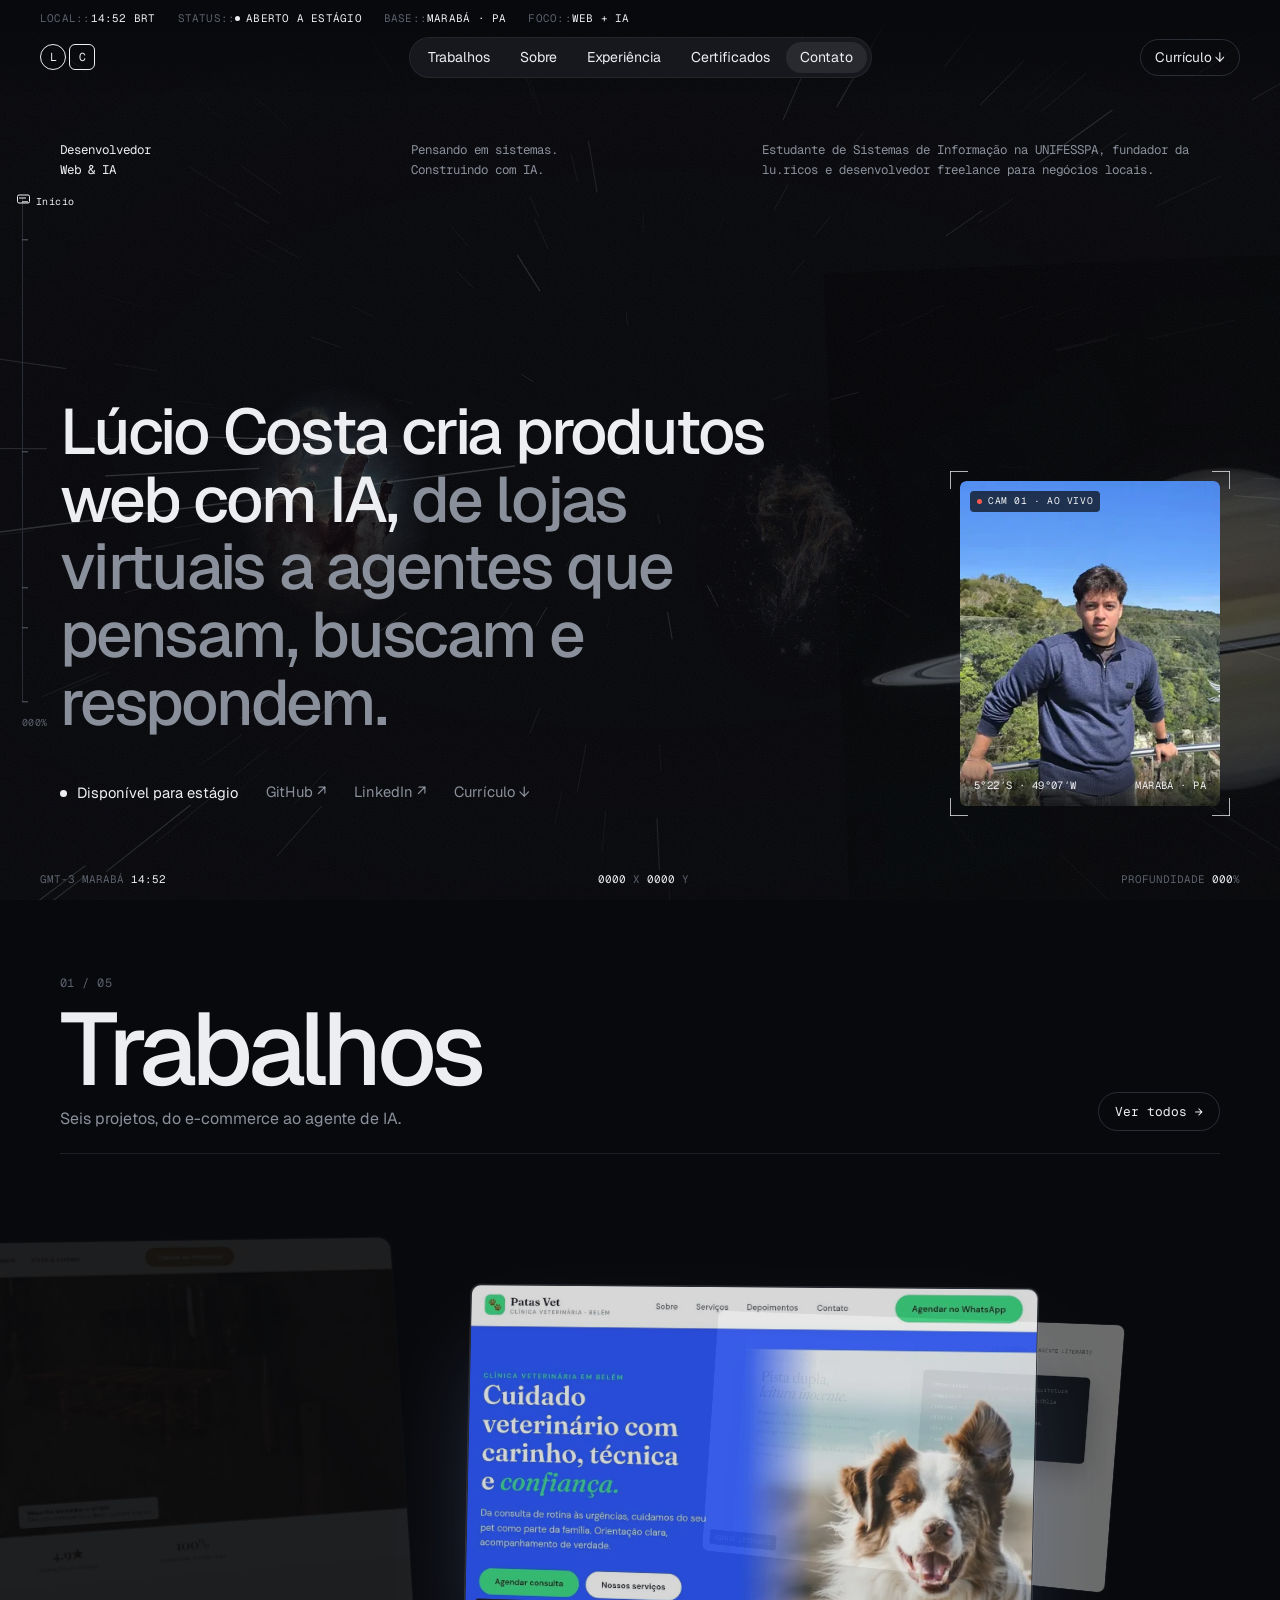
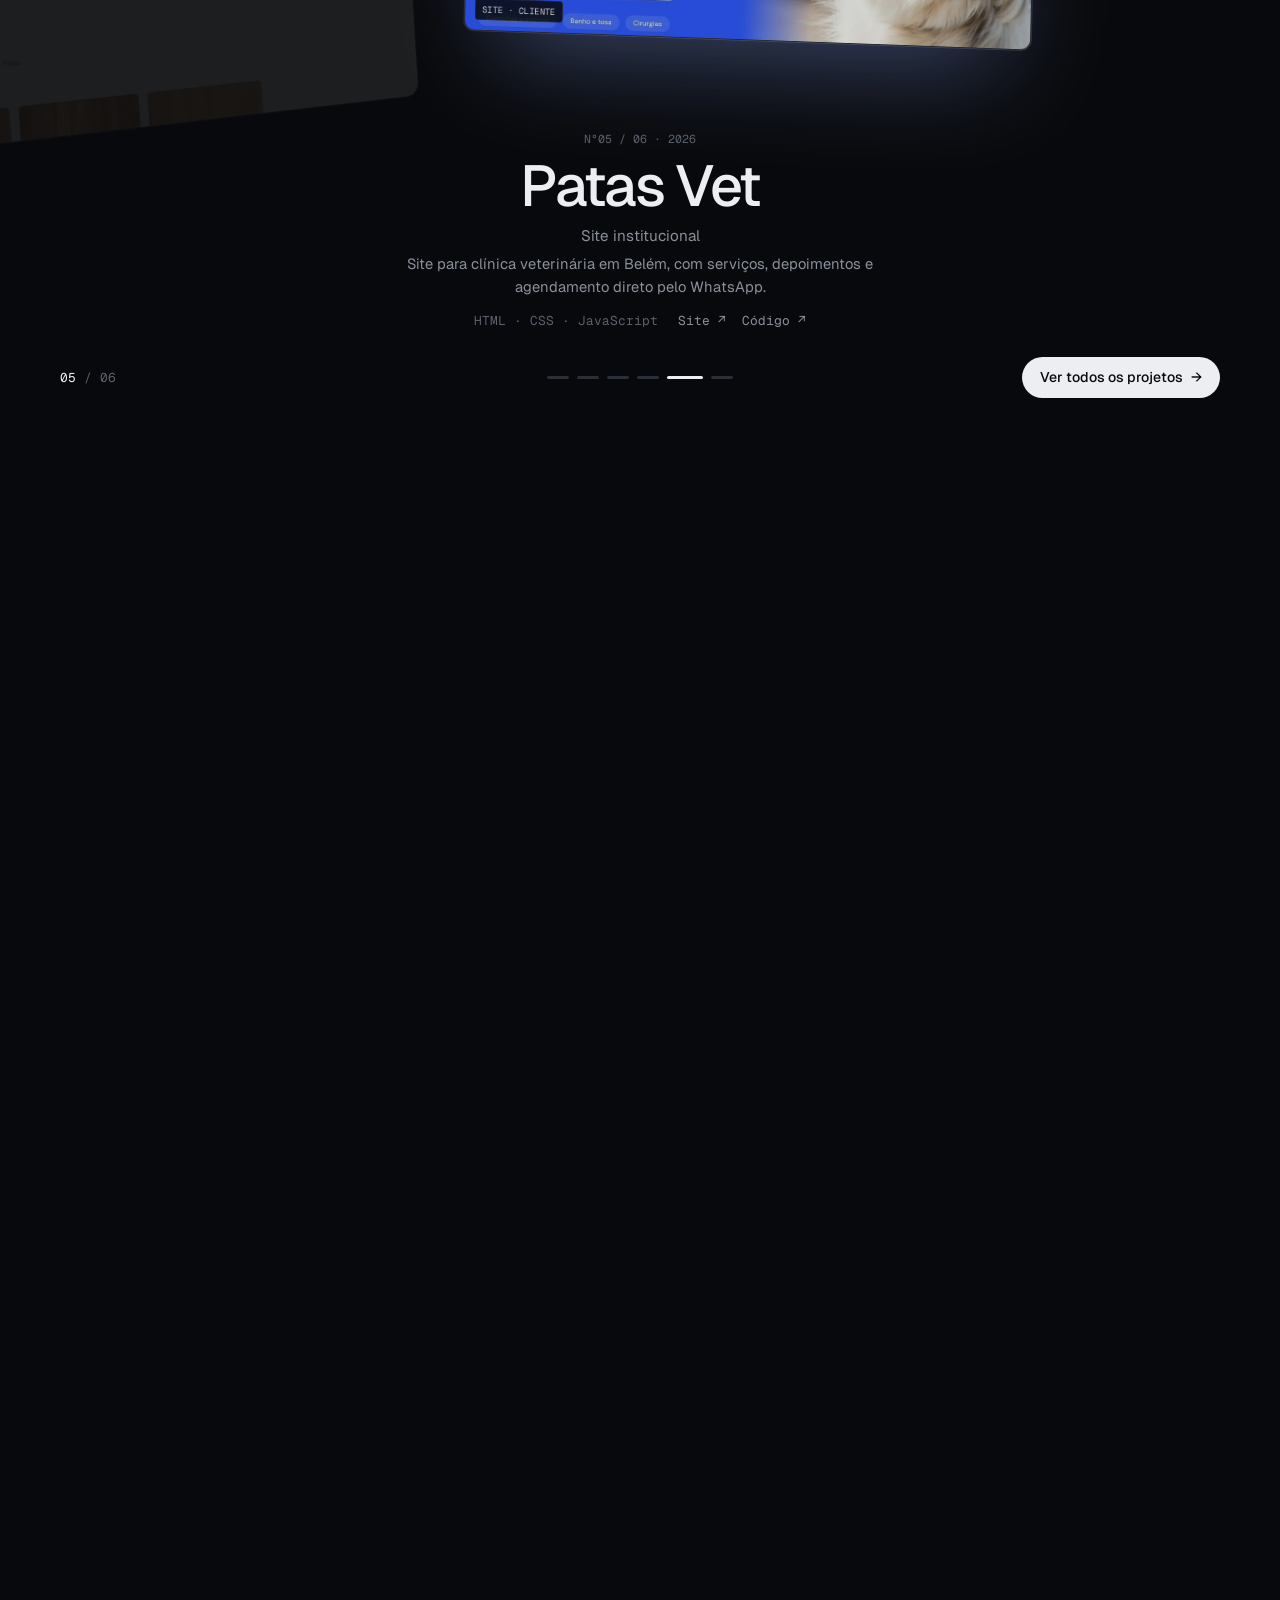
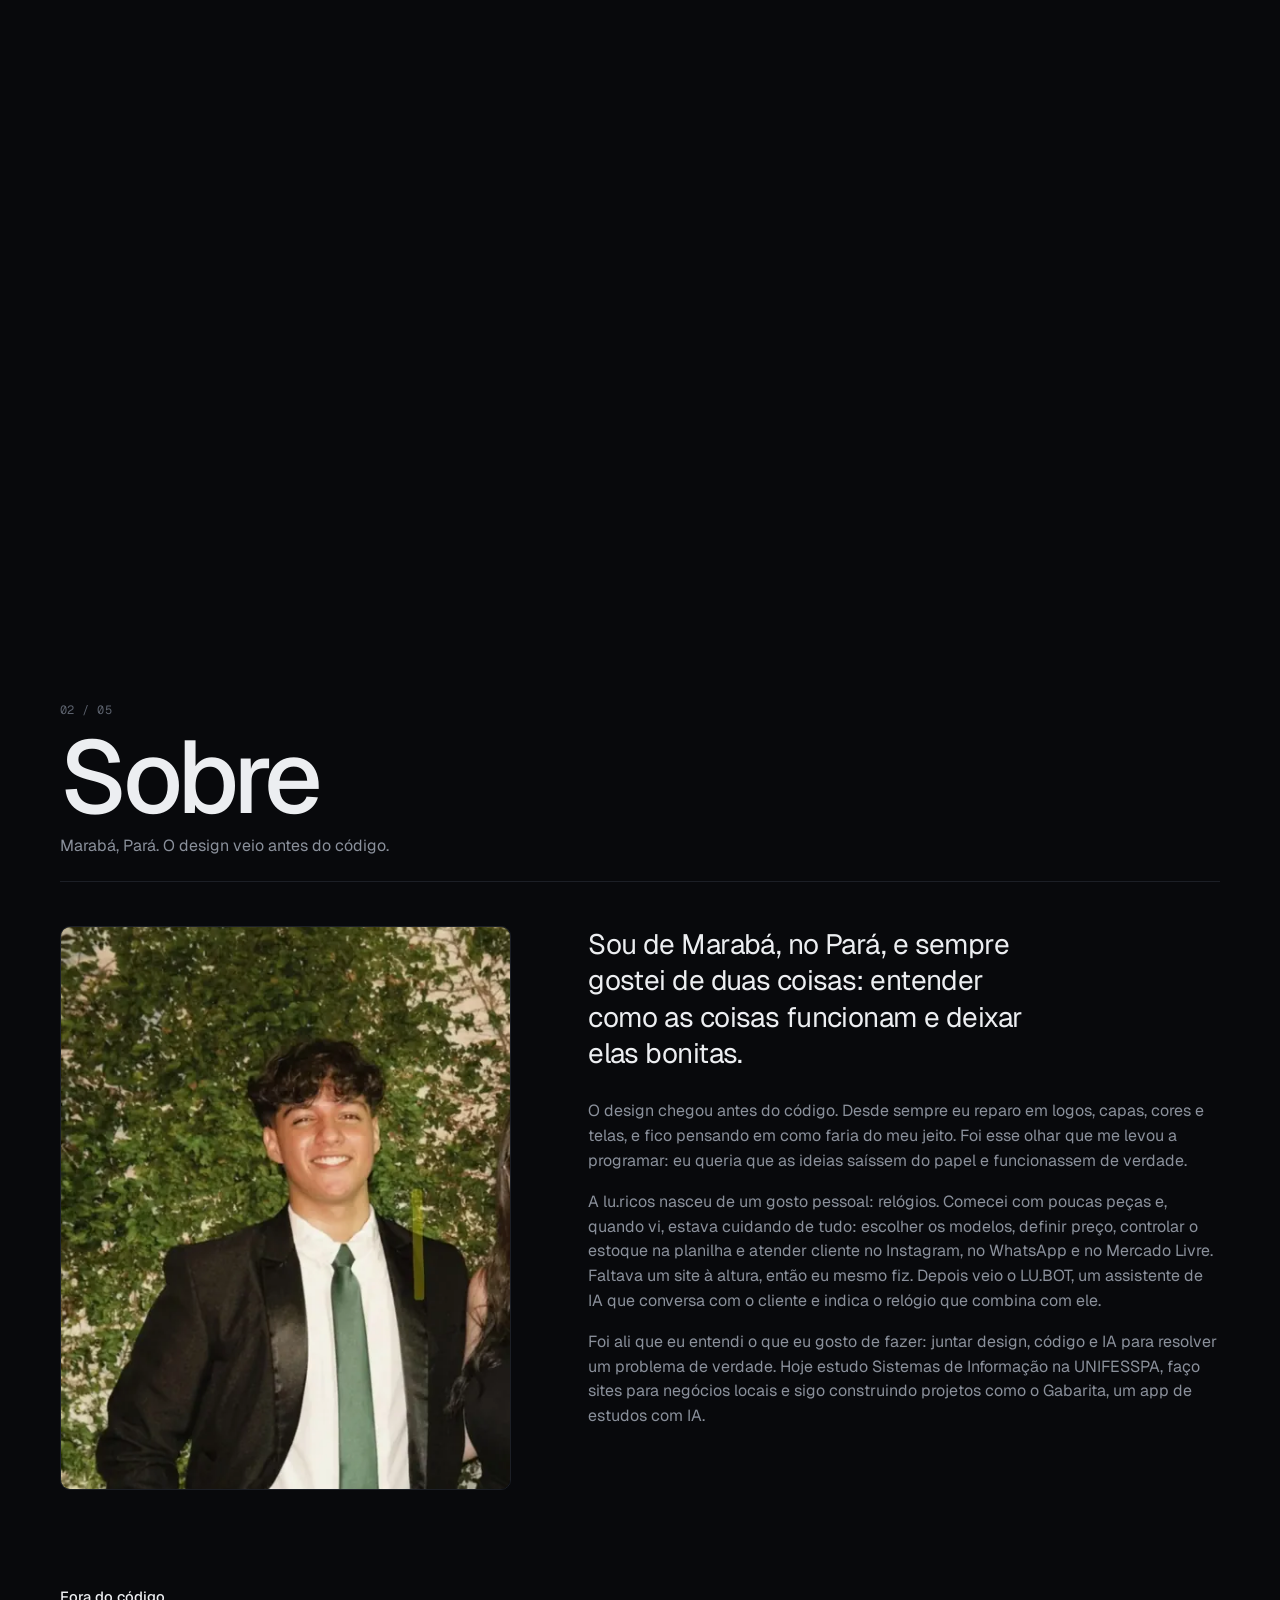
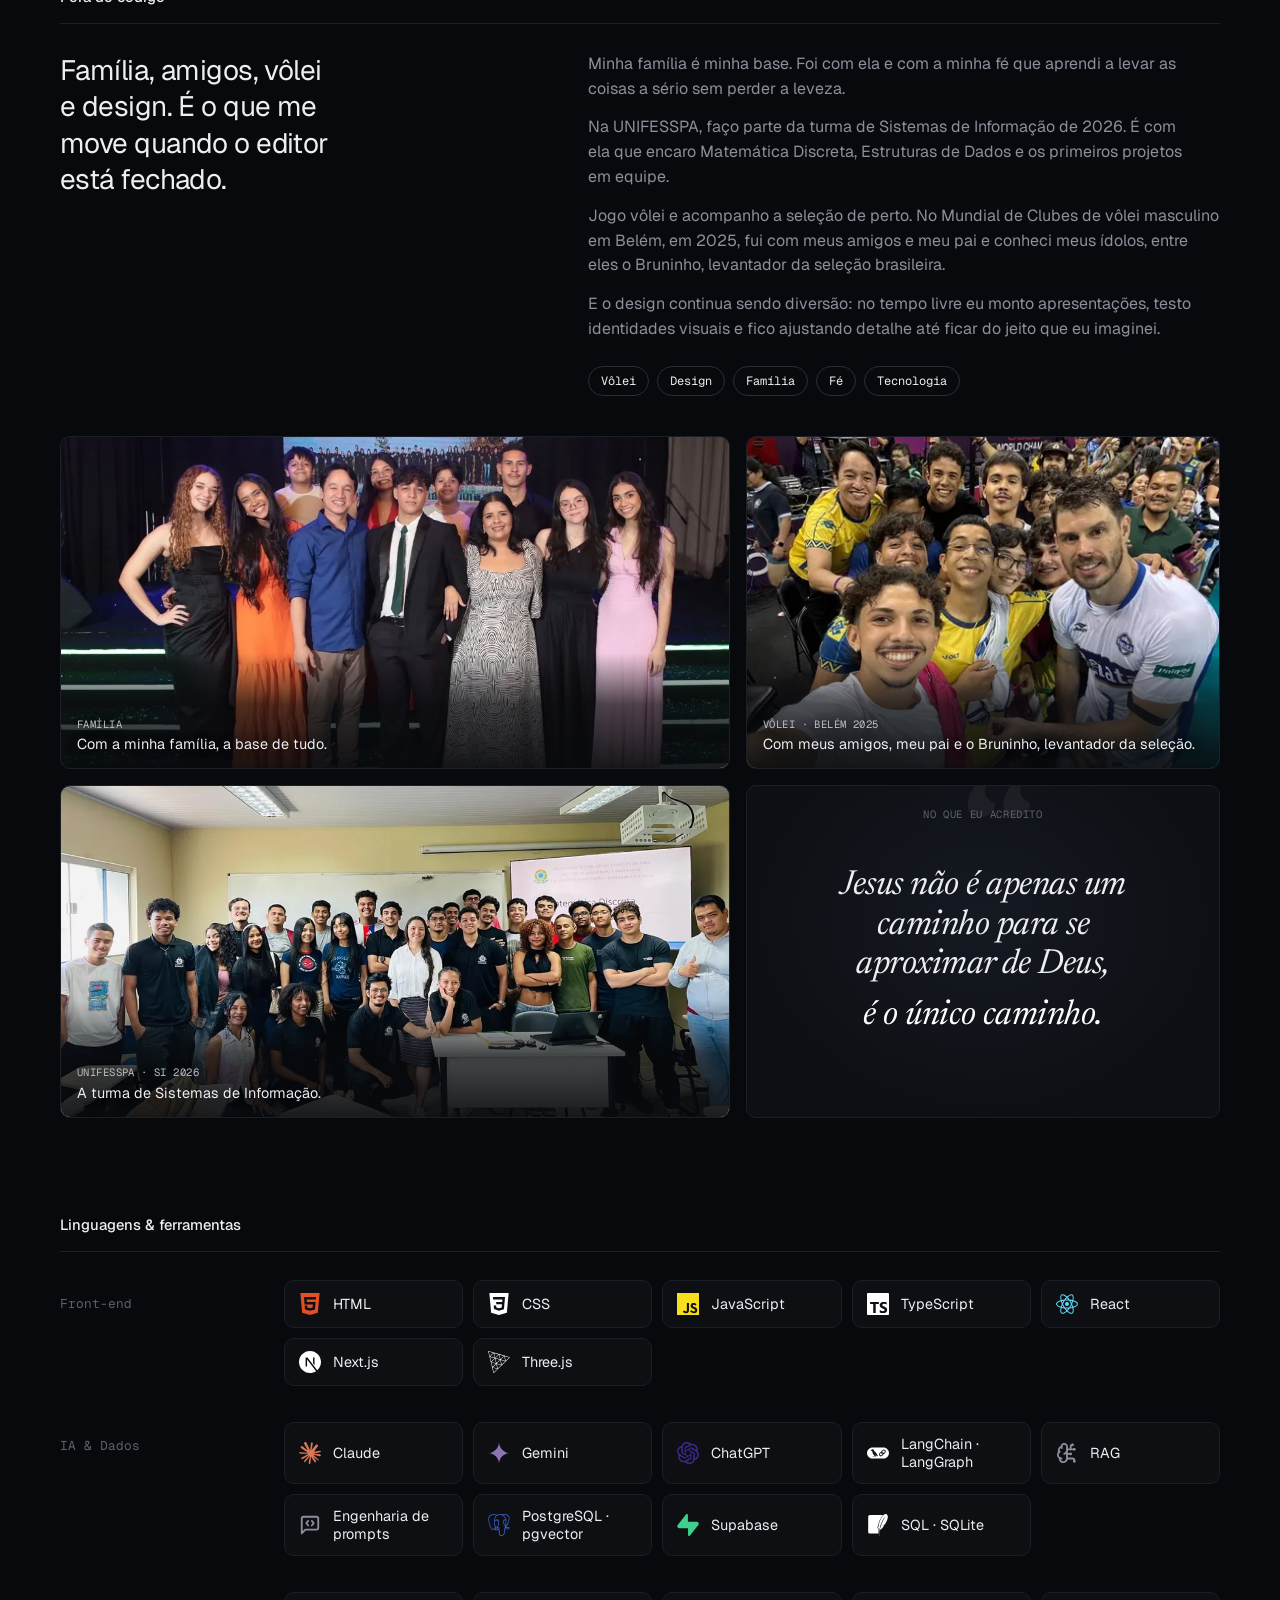
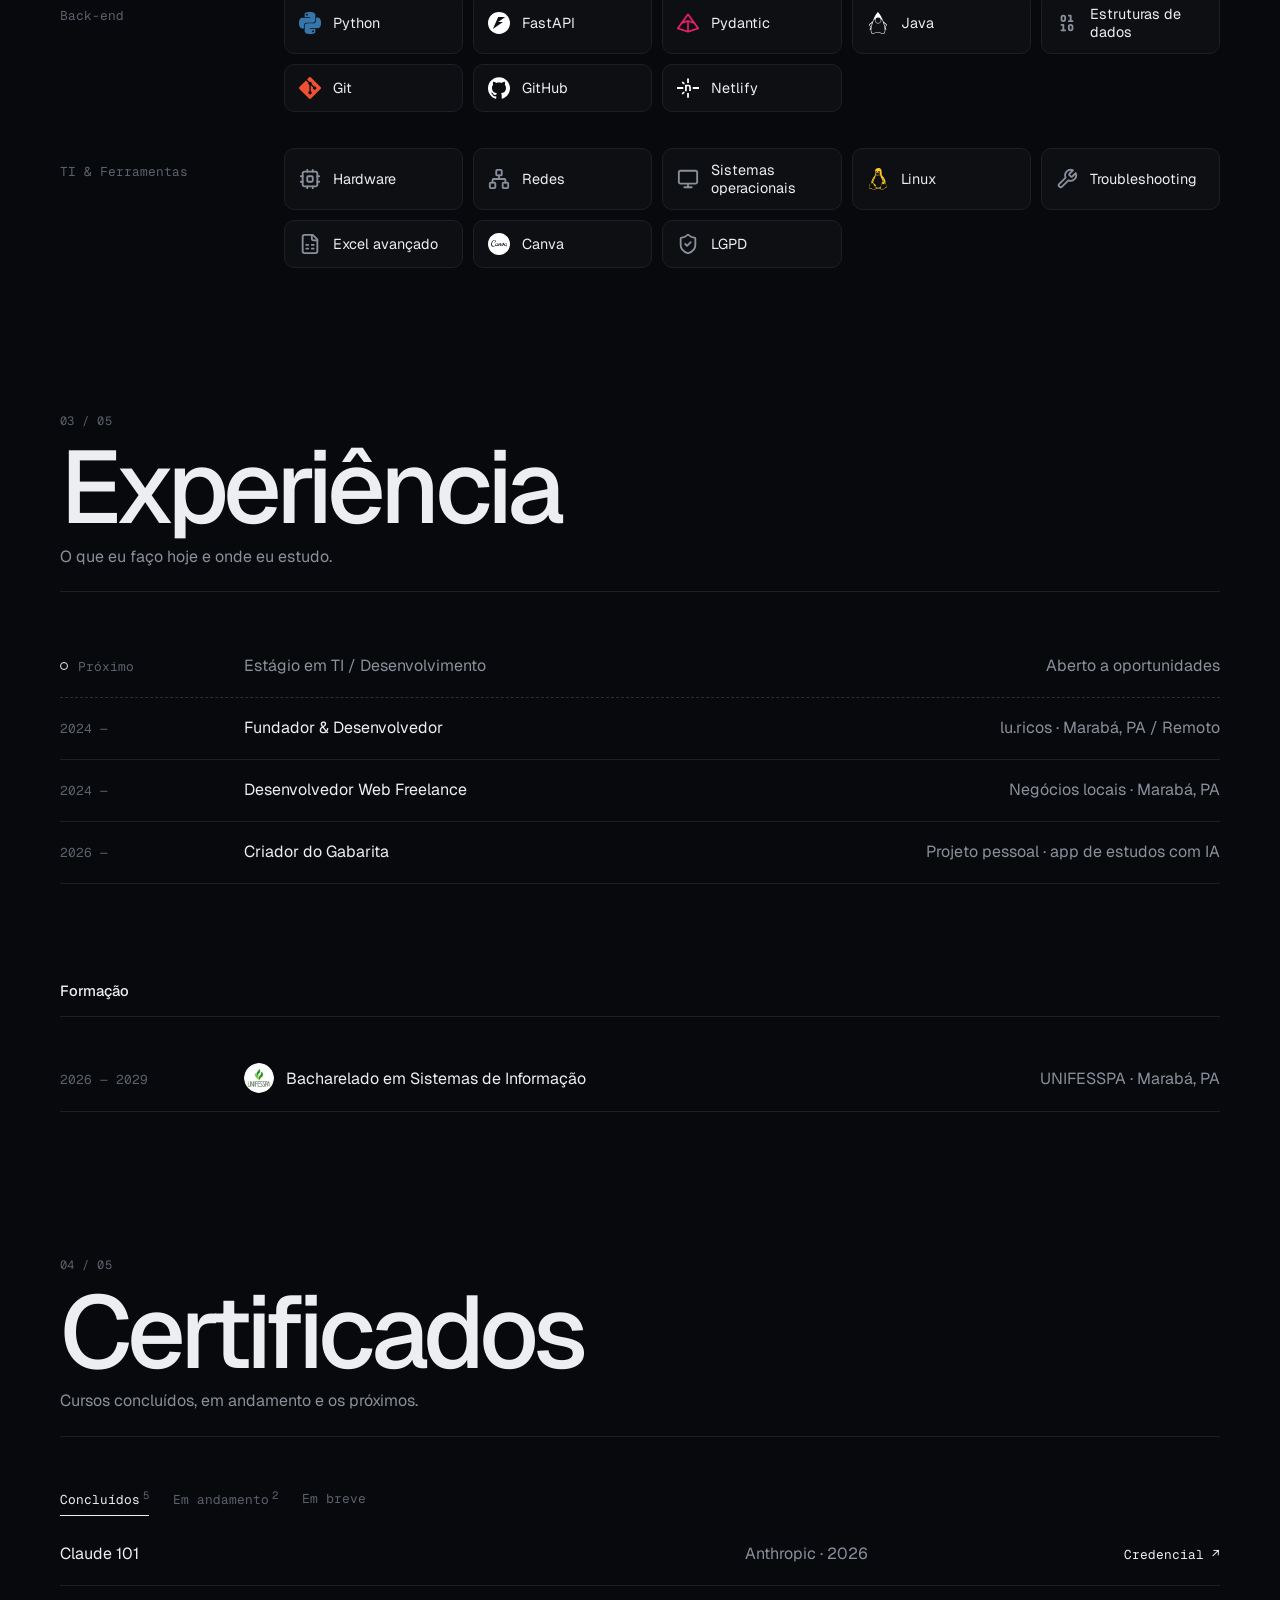
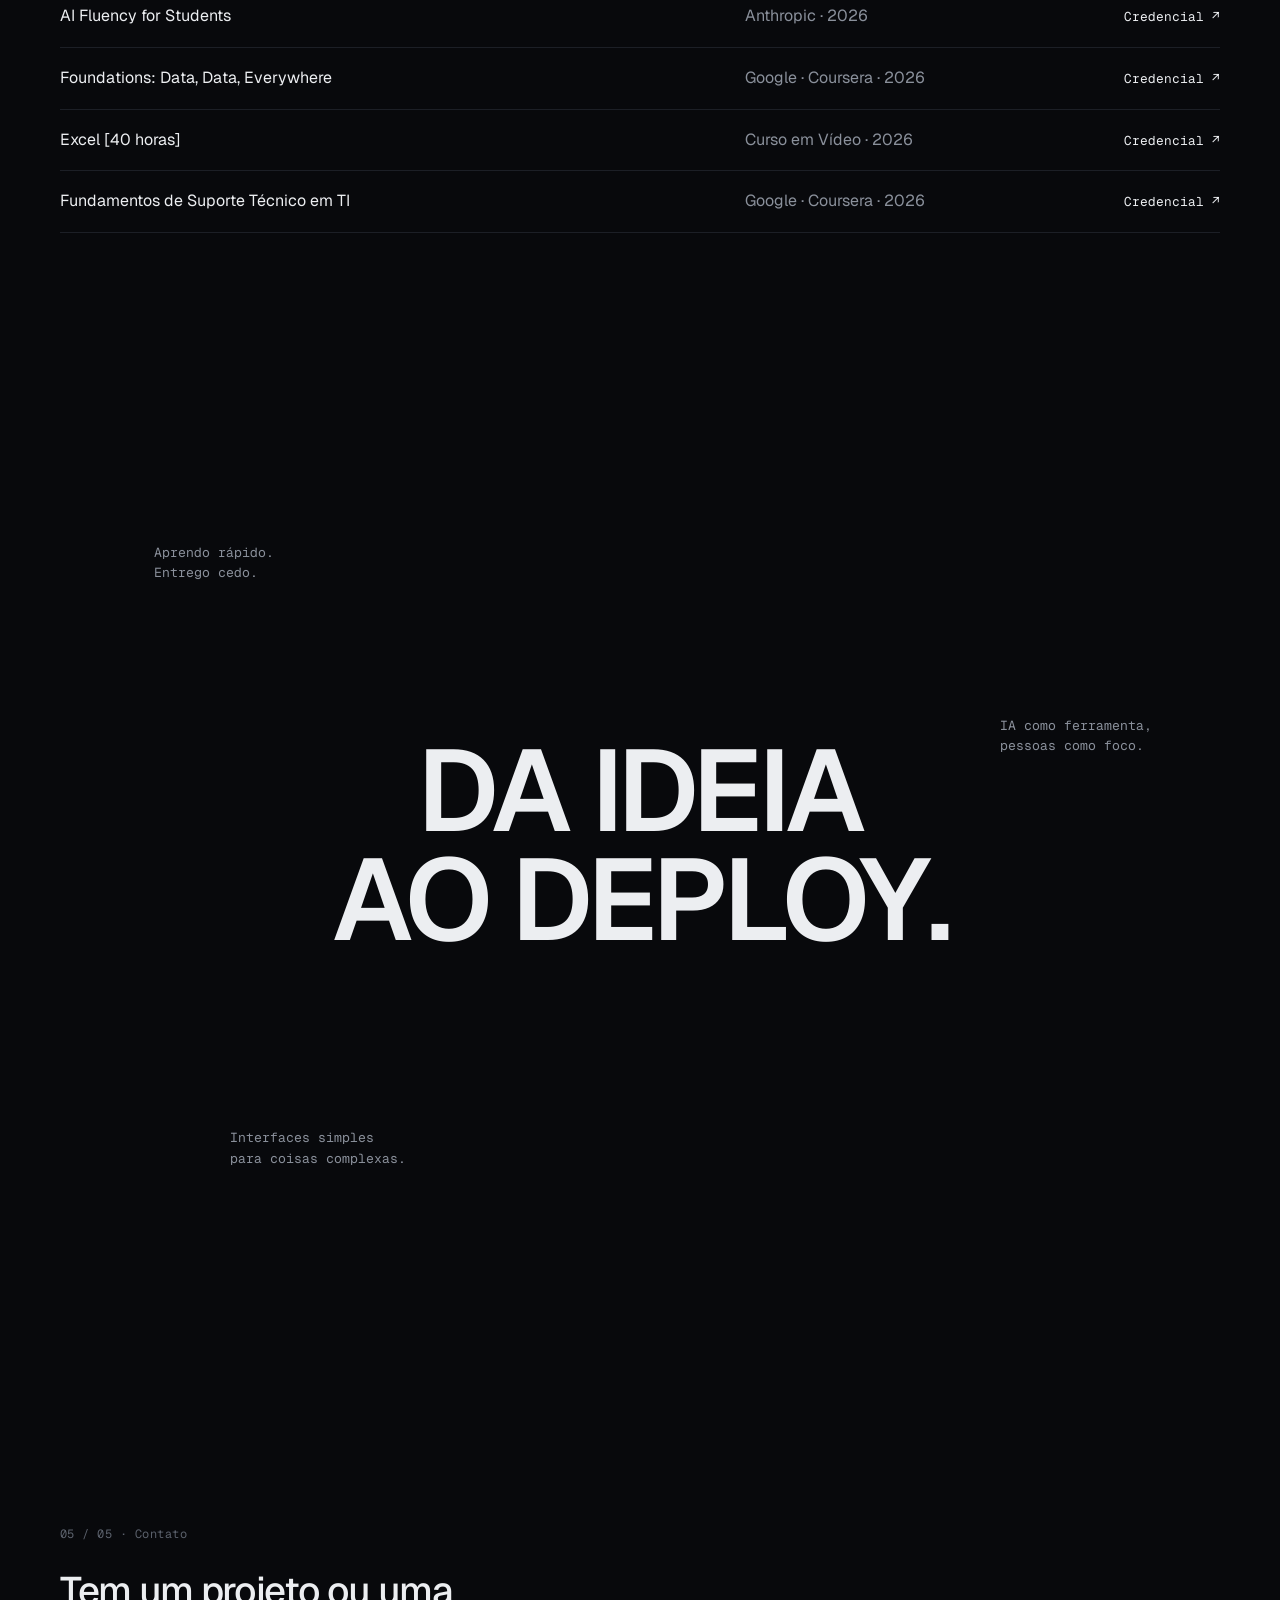
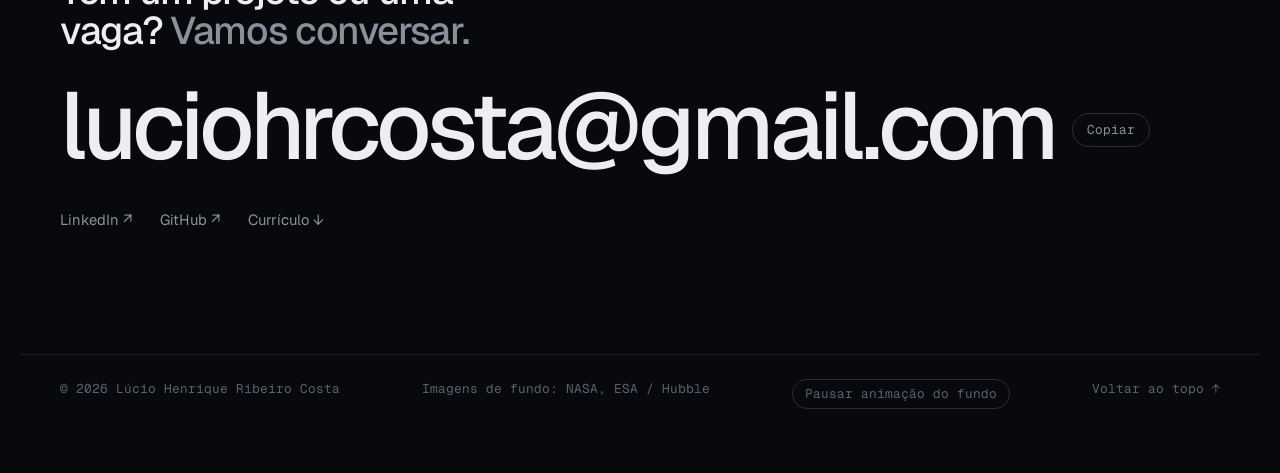
<file: index.html>
<!doctype html>
<html lang="pt-BR">
<head>
  <meta charset="utf-8" />
  <meta name="viewport" content="width=device-width, initial-scale=1" />
  <title>Lúcio Costa — Desenvolvedor Web & IA</title>
  <meta name="description" content="Lúcio Costa — desenvolvedor web e IA, estudante de Sistemas de Informação na UNIFESSPA. Projetos, experiência e certificados." />
  <meta property="og:title" content="Lúcio Costa — Desenvolvedor Web & IA" />
  <meta property="og:description" content="Produtos web com IA, de lojas virtuais a agentes inteligentes." />
  <meta property="og:type" content="website" />
  <meta property="og:url" content="https://luciocosta1302.github.io/Portif-lio-/" />
  <meta property="og:image" content="https://luciocosta1302.github.io/Portif-lio-/assets/og-image.png" />
  <meta property="og:image:width" content="1200" />
  <meta property="og:image:height" content="627" />
  <meta name="twitter:card" content="summary_large_image" />
  <meta name="theme-color" content="#08090c" />
  <link rel="icon" href="assets/favicon.svg" type="image/svg+xml" />
  <link rel="apple-touch-icon" href="assets/apple-touch-icon.png" />
  <link rel="preconnect" href="https://fonts.googleapis.com" />
  <link rel="preconnect" href="https://fonts.gstatic.com" crossorigin />
  <link href="https://fonts.googleapis.com/css2?family=Geist:wght@400;500;600&family=Geist+Mono:wght@400;500&family=Newsreader:ital,opsz,wght@1,6..72,400&display=swap" rel="stylesheet" />
  <link rel="stylesheet" href="style.css?v=20261119-4" />
</head>
<body>
  <a class="skip" href="#inicio">Pular para o conteúdo</a>
  <div class="sky" aria-hidden="true">
    <canvas id="stars"></canvas>
    <div class="space" id="space"></div>
    <div class="veil"></div>
    <div class="grain"></div>
  </div>

  <header class="top">
    <div class="hud-bar mono" aria-hidden="true">
      <span><i>LOCAL::</i><b class="js-clock">--:--</b> BRT</span>
      <span><i>STATUS::</i><b>ABERTO A ESTÁGIO</b></span>
      <span class="hide-sm"><i>BASE::</i><b>MARABÁ · PA</b></span>
      <span class="hide-sm"><i>FOCO::</i><b>WEB + IA</b></span>
    </div>
    <div class="top-row">
      <a href="#inicio" class="brand" translate="no" aria-label="Lúcio Costa, início"><span>L</span><span>C</span></a>
      <nav class="nav" aria-label="Principal">
        <a href="#trabalhos" data-roll="Trabalhos">Trabalhos</a>
        <a href="#sobre" data-roll="Sobre">Sobre</a>
        <a href="#experiencia" data-roll="Experiência">Experiência</a>
        <a href="#certificados" data-roll="Certificados">Certificados</a>
        <a href="#contato" data-roll="Contato">Contato</a>
      </nav>
      <a class="cta-pill" href="assets/curriculo-lucio-costa.pdf" download>Currículo ↓</a>
      <button class="menu-btn" aria-label="Abrir menu" aria-expanded="false"><span></span><span></span></button>
    </div>
  </header>

  <nav class="altimeter mono" id="altimeter" aria-label="Seções da página"></nav>

  <div class="hud-foot mono" aria-hidden="true">
    <span>GMT-3 MARABÁ <b class="js-clock">--:--</b></span>
    <span><b id="cx">0000</b> X <b id="cy">0000</b> Y</span>
    <span>PROFUNDIDADE <b id="depth">000</b>%</span>
  </div>

  <main id="inicio">
    <section class="hero wrap">
      <div class="intro mono">
        <p>Desenvolvedor<br />Web & IA</p>
        <p>Pensando em sistemas.<br />Construindo com IA.</p>
        <p>Estudante de Sistemas de Informação na UNIFESSPA, fundador da lu.ricos e desenvolvedor freelance para negócios locais.</p>
      </div>
      <figure class="hero-photo">
        <span class="ph-clip">
          <img src="assets/img/lucio-mirante.webp" srcset="assets/img/lucio-mirante-320.webp 320w, assets/img/lucio-mirante.webp 640w" sizes="(max-width: 680px) 92px, 260px" alt="Foto de Lúcio Costa" width="640" height="895" fetchpriority="high" />
        </span>
        <span class="vf" aria-hidden="true"></span>
        <span class="vf-top mono" aria-hidden="true"><i></i>CAM 01 · AO VIVO</span>
        <figcaption class="mono"><span>5°22′S · 49°07′W</span><span>MARABÁ · PA</span></figcaption>
      </figure>
      <div class="hero-copy">
        <h1 class="hero-title">
          Lúcio Costa cria produtos web com IA,
          <span class="muted">de lojas virtuais a agentes que pensam, buscam e respondem.</span>
        </h1>
        <div class="hero-meta">
          <span class="status"><i></i>Disponível para estágio</span>
          <a href="https://github.com/Luciocosta1302" target="_blank" rel="noopener">GitHub ↗</a>
          <a href="https://www.linkedin.com/in/luciohrcosta" target="_blank" rel="noopener">LinkedIn ↗</a>
          <a href="assets/curriculo-lucio-costa.pdf" download>Currículo ↓</a>
        </div>
      </div>
    </section>

    <section id="trabalhos" class="showcase">
      <div class="wrap">
        <header class="opener">
        <span class="op-idx mono">01 / 05</span>
        <h2 class="op-title" data-scramble>Trabalhos</h2>
        <p class="op-sub">Seis projetos, do e-commerce ao agente de IA.</p>
        <a class="op-link mono" href="projetos.html">Ver todos →</a>
      </header>
      </div>
      <div class="sc-track" id="showcase">
        <div class="sc-stage">
          <div class="sc-cards" id="sc-cards"></div>
          <div class="sc-info wrap" aria-live="polite">
            <span class="sc-index mono" id="sc-index"></span>
            <h3 class="sc-title" id="sc-title"></h3>
            <p class="sc-role" id="sc-role"></p>
            <p class="sc-desc" id="sc-desc"></p>
            <div class="sc-foot"><span class="mono sc-tags" id="sc-tags"></span><span class="mono p-links" id="sc-links"></span></div>
          </div>
          <div class="sc-bar wrap">
            <span class="mono sc-count"><b id="sc-now">01</b> / <span id="sc-total">06</span></span>
            <div class="sc-dots" id="sc-dots" role="tablist" aria-label="Escolher projeto"></div>
            <a class="sc-all" href="projetos.html">Ver todos os projetos <span aria-hidden="true">→</span></a>
          </div>
        </div>
      </div>
    </section>

    <section id="sobre" class="wrap section about">
      <header class="opener">
        <span class="op-idx mono">02 / 05</span>
        <h2 class="op-title" data-scramble>Sobre</h2>
        <p class="op-sub">Marabá, Pará. O design veio antes do código.</p>
      </header>
      <div class="about-grid">
        <figure class="about-photo">
          <img src="assets/img/lucio-formal.webp" srcset="assets/img/lucio-formal-480.webp 480w, assets/img/lucio-formal.webp 900w" sizes="(max-width: 900px) 92vw, 445px" alt="Retrato de Lúcio Costa" loading="lazy" width="900" height="1258" />
        </figure>
        <div class="about-text">
          <p class="lede">Sou de Marabá, no Pará, e sempre gostei de duas coisas: entender como as coisas funcionam e deixar elas bonitas.</p>
          <p>O design chegou antes do código. Desde sempre eu reparo em logos, capas, cores e telas, e fico pensando em como faria do meu jeito. Foi esse olhar que me levou a programar: eu queria que as ideias saíssem do papel e funcionassem de verdade.</p>
          <p>A lu.ricos nasceu de um gosto pessoal: relógios. Comecei com poucas peças e, quando vi, estava cuidando de tudo: escolher os modelos, definir preço, controlar o estoque na planilha e atender cliente no Instagram, no WhatsApp e no Mercado Livre. Faltava um site à altura, então eu mesmo fiz. Depois veio o LU.BOT, um assistente de IA que conversa com o cliente e indica o relógio que combina com ele.</p>
          <p>Foi ali que eu entendi o que eu gosto de fazer: juntar design, código e IA para resolver um problema de verdade. Hoje estudo Sistemas de Informação na UNIFESSPA, faço sites para negócios locais e sigo construindo projetos como o Gabarita, um app de estudos com IA.</p>
        </div>
      </div>

      <div class="label sub"><h2 data-scramble>Fora do código</h2></div>
      <div class="life-intro">
        <p class="lede">Família, amigos, vôlei e design. É o que me move quando o editor está fechado.</p>
        <div class="life-text">
          <p>Minha família é minha base. Foi com ela e com a minha fé que aprendi a levar as coisas a sério sem perder a leveza.</p>
          <p>Na UNIFESSPA, faço parte da turma de Sistemas de Informação de 2026. É com ela que encaro Matemática Discreta, Estruturas de Dados e os primeiros projetos em equipe.</p>
          <p>Jogo vôlei e acompanho a seleção de perto. No Mundial de Clubes de vôlei masculino em Belém, em 2025, fui com meus amigos e meu pai e conheci meus ídolos, entre eles o Bruninho, levantador da seleção brasileira.</p>
          <p>E o design continua sendo diversão: no tempo livre eu monto apresentações, testo identidades visuais e fico ajustando detalhe até ficar do jeito que eu imaginei.</p>
          <ul class="hobbies mono"><li>Vôlei</li><li>Design</li><li>Família</li><li>Fé</li><li>Tecnologia</li></ul>
        </div>
      </div>
      <div class="life-grid">
        <figure class="life-card family reveal">
          <img src="assets/img/familia.webp" srcset="assets/img/familia-480.webp 480w, assets/img/familia.webp 1024w" sizes="(max-width: 900px) 92vw, 680px" alt="Lúcio de terno com a família, em um palco com luzes verdes" loading="lazy" width="1024" height="683" />
          <figcaption><span class="mono">FAMÍLIA</span>Com a minha família, a base de tudo.</figcaption>
        </figure>
        <figure class="life-card volei reveal">
          <img src="assets/img/volei-bruninho.webp" srcset="assets/img/volei-bruninho-480.webp 480w, assets/img/volei-bruninho.webp 1000w" sizes="(max-width: 900px) 92vw, 480px" alt="Selfie de Lúcio com amigos, o pai e o Bruninho, levantador da seleção brasileira de vôlei" loading="lazy" width="1000" height="750" />
          <figcaption><span class="mono">VÔLEI · BELÉM 2025</span>Com meus amigos, meu pai e o Bruninho, levantador da seleção.</figcaption>
        </figure>
        <figure class="life-card turma reveal">
          <img src="assets/img/turma-si.webp" srcset="assets/img/turma-si-480.webp 480w, assets/img/turma-si.webp 1100w" sizes="(max-width: 900px) 92vw, 680px" alt="Turma de Sistemas de Informação da UNIFESSPA reunida em sala de aula" loading="lazy" width="1100" height="825" />
          <figcaption><span class="mono">UNIFESSPA · SI 2026</span>A turma de Sistemas de Informação.</figcaption>
        </figure>
        <blockquote class="life-quote reveal">
          <span class="mono">NO QUE EU ACREDITO</span>
          <p>Jesus não é apenas um caminho para se aproximar de Deus, <em>é o único caminho.</em></p>
        </blockquote>
      </div>

      <div class="label sub"><h2 data-scramble>Linguagens & ferramentas</h2></div>
      <div class="stack" id="stack"></div>
    </section>

    <section id="experiencia" class="wrap section">
      <header class="opener">
        <span class="op-idx mono">03 / 05</span>
        <h2 class="op-title" data-scramble>Experiência</h2>
        <p class="op-sub">O que eu faço hoje e onde eu estudo.</p>
      </header>
      <ul class="rows timeline" id="experience"></ul>
      <div class="label sub"><h2 data-scramble>Formação</h2></div>
      <ul class="rows timeline" id="education"></ul>
    </section>

    <section id="certificados" class="wrap section">
      <header class="opener">
        <span class="op-idx mono">04 / 05</span>
        <h2 class="op-title" data-scramble>Certificados</h2>
        <p class="op-sub">Cursos concluídos, em andamento e os próximos.</p>
      </header>
      <div class="tabs mono" role="tablist" aria-label="Filtrar certificados">
        <button role="tab" class="tab active" aria-selected="true" data-tab="done">Concluídos</button>
        <button role="tab" class="tab" aria-selected="false" data-tab="progress">Em andamento</button>
        <button role="tab" class="tab" aria-selected="false" data-tab="soon">Em breve</button>
      </div>
      <ul class="rows certs" id="certs" role="tabpanel"></ul>
    </section>

    <section class="manifesto" id="manifesto" aria-label="Princípios">
      <p class="m-big" data-scramble>Da ideia<br />ao deploy.</p>
      <ul class="m-notes mono">
        <li>Aprendo rápido.<br />Entrego cedo.</li>
        <li>IA como ferramenta,<br />pessoas como foco.</li>
        <li>Interfaces simples<br />para coisas complexas.</li>
      </ul>
    </section>

    <section id="contato" class="wrap section contact">
      <p class="op-idx mono">05 / 05 · Contato</p>
      <h2 class="contact-title">Tem um projeto ou uma vaga? <span class="muted">Vamos conversar.</span></h2>
      <div class="mail">
        <a href="mailto:luciohrcosta@gmail.com" class="mail-link mail-big">luciohrcosta<wbr />@gmail.com</a>
        <button class="copy mono" data-copy="luciohrcosta@gmail.com">Copiar</button>
      </div>
      <div class="socials">
        <a href="https://www.linkedin.com/in/luciohrcosta" target="_blank" rel="noopener">LinkedIn ↗</a>
        <a href="https://github.com/Luciocosta1302" target="_blank" rel="noopener">GitHub ↗</a>
        <a href="assets/curriculo-lucio-costa.pdf" download>Currículo ↓</a>
      </div>
    </section>
  </main>

  <footer class="wrap footer mono">
    <span>© <span id="year"></span> Lúcio Henrique Ribeiro Costa</span>
    <span>Imagens de fundo: NASA, ESA / Hubble</span>
    <button class="motion-toggle" type="button" aria-pressed="false">Pausar animação do fundo</button>
    <a href="#inicio">Voltar ao topo ↑</a>
  </footer>

  <div class="cursor mono" aria-hidden="true">Ver projeto ↗</div>

  <script src="icons.js?v=20261119-4"></script>
  <script src="data.js?v=20261119-4"></script>
  <script src="script.js?v=20261119-4"></script>
</body>
</html>
</file>
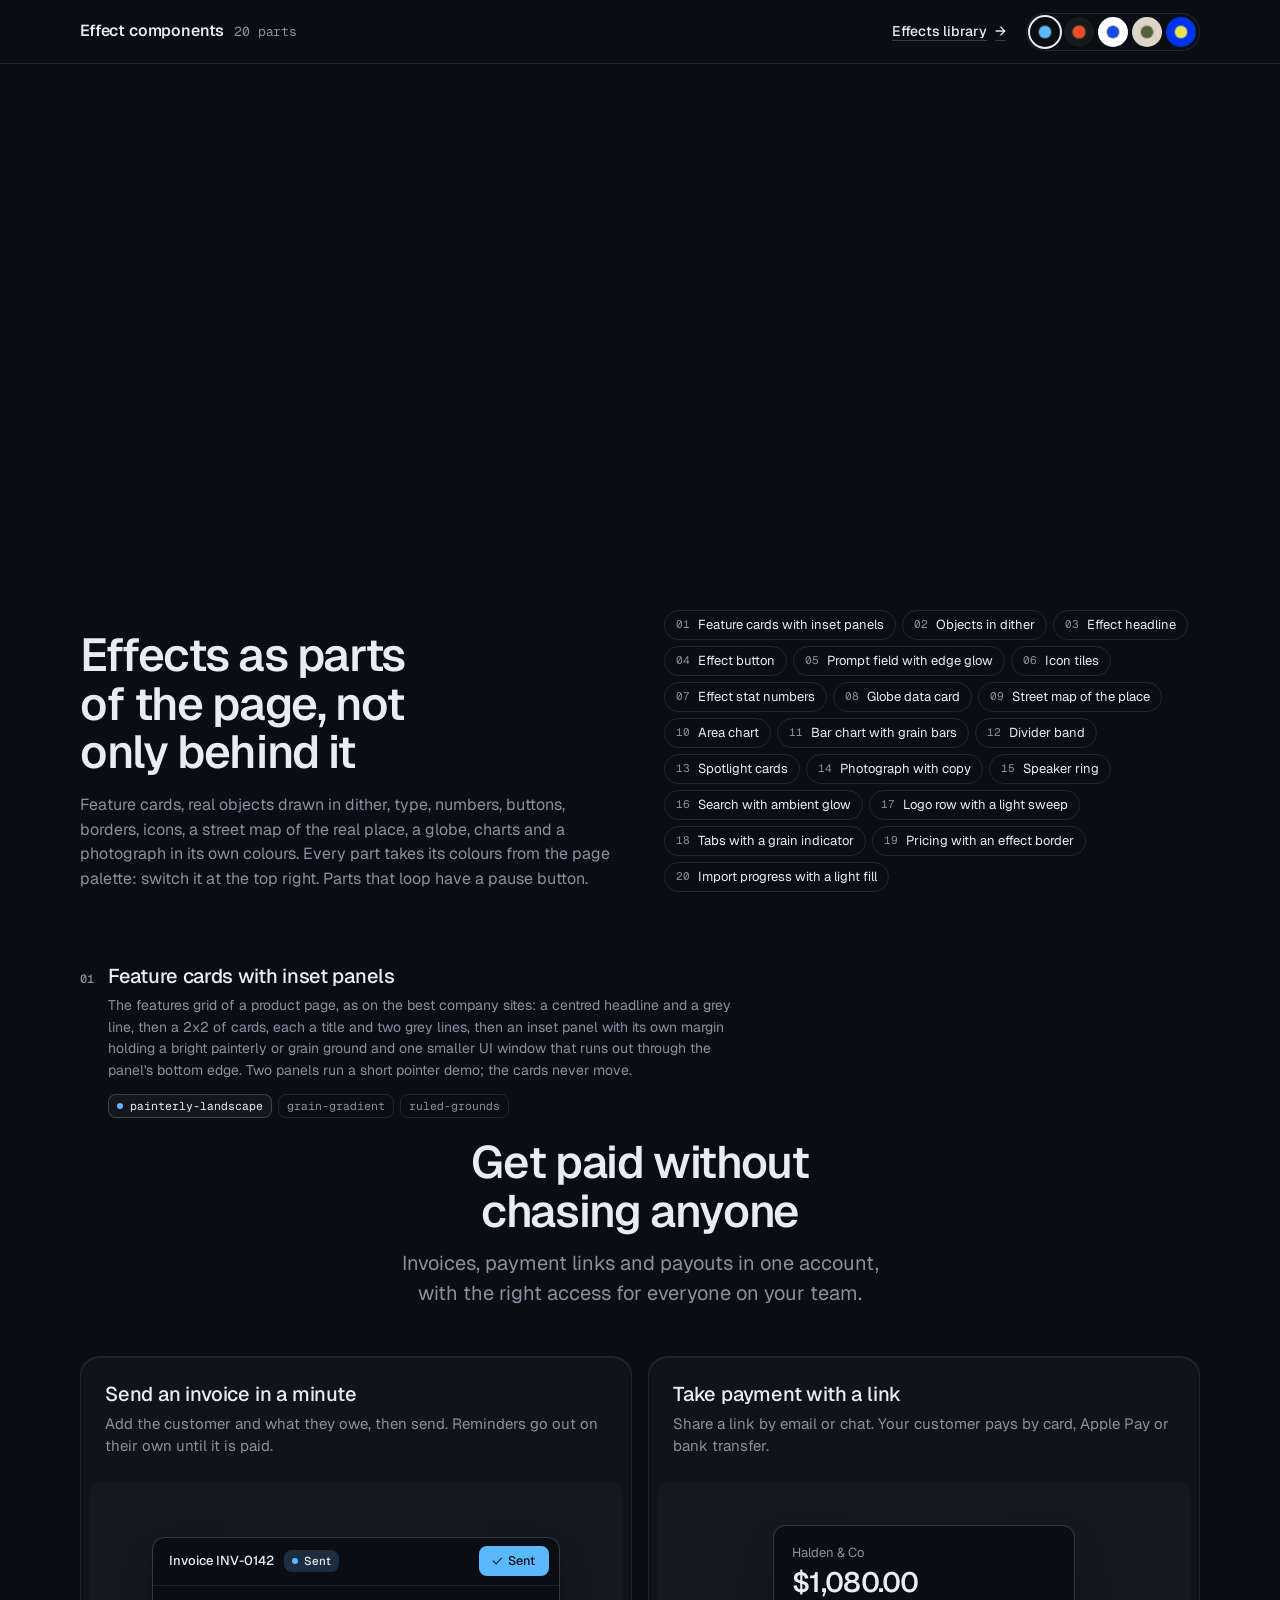
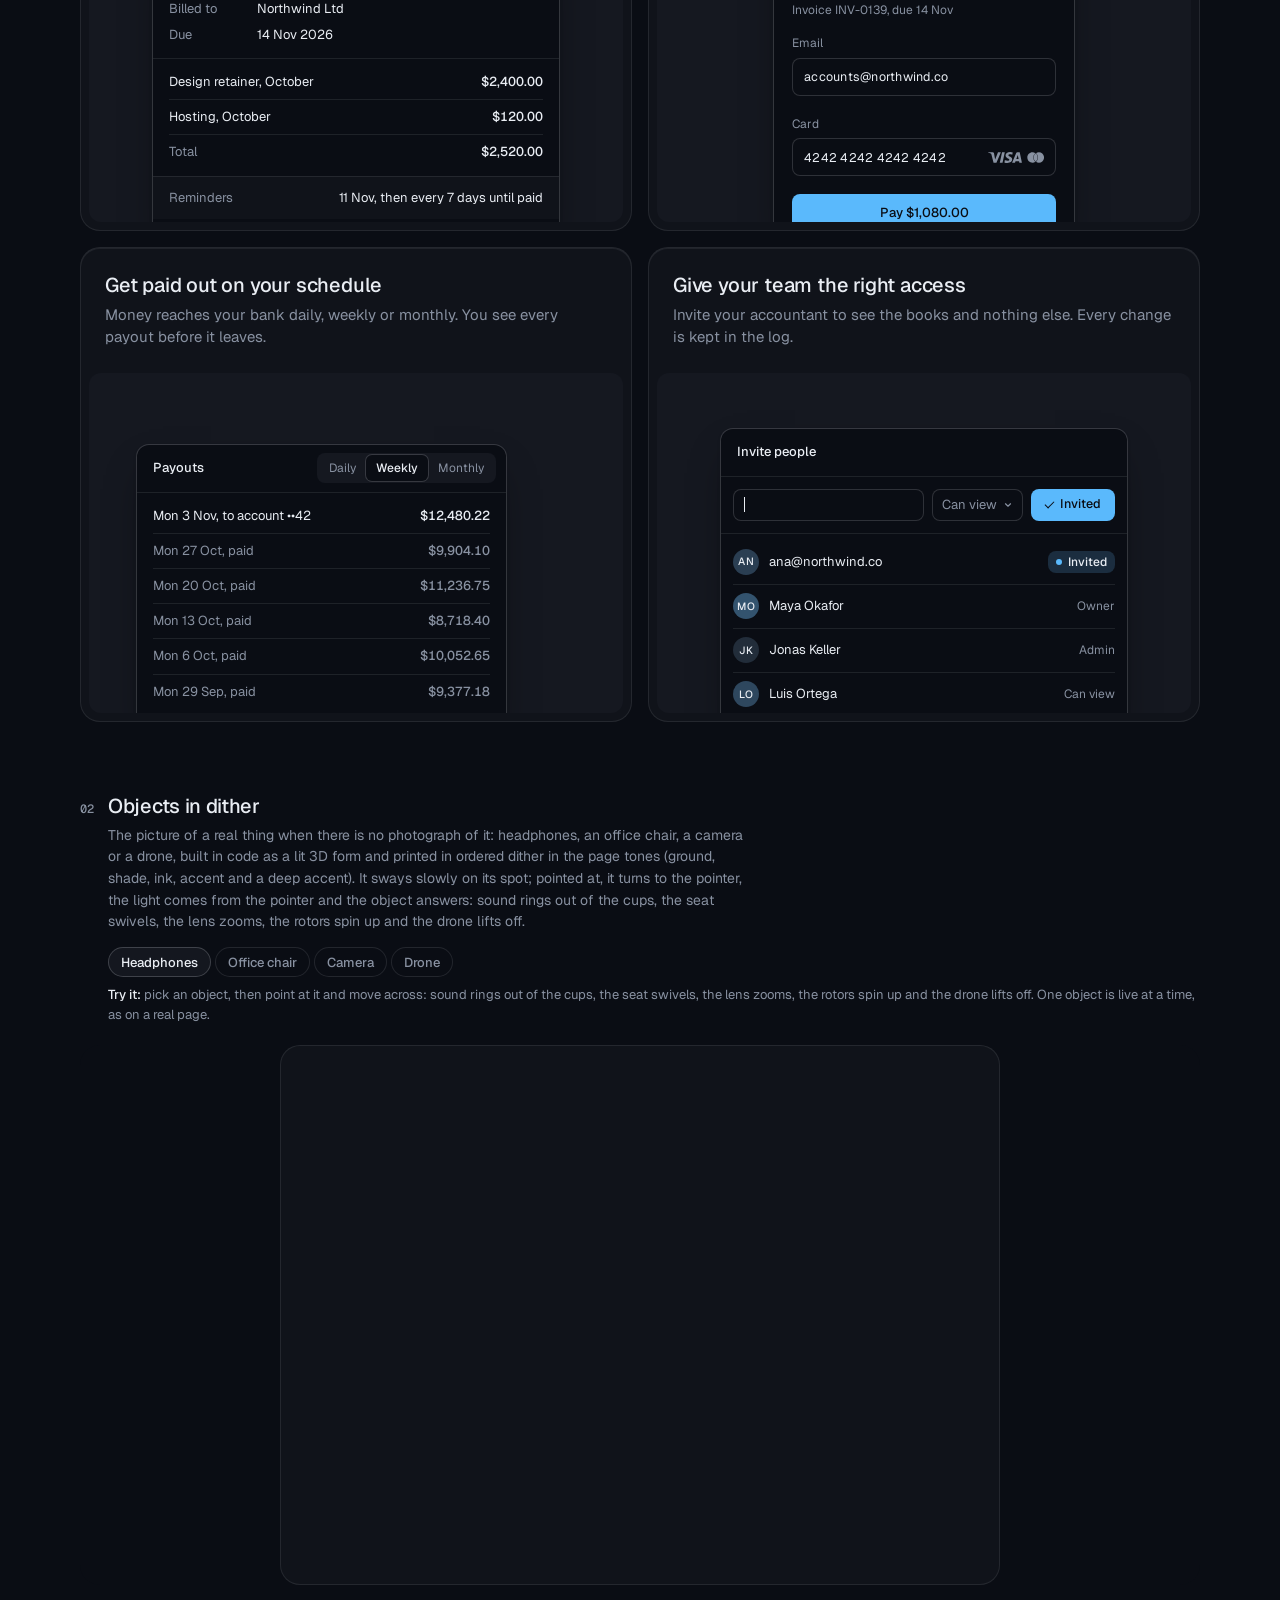
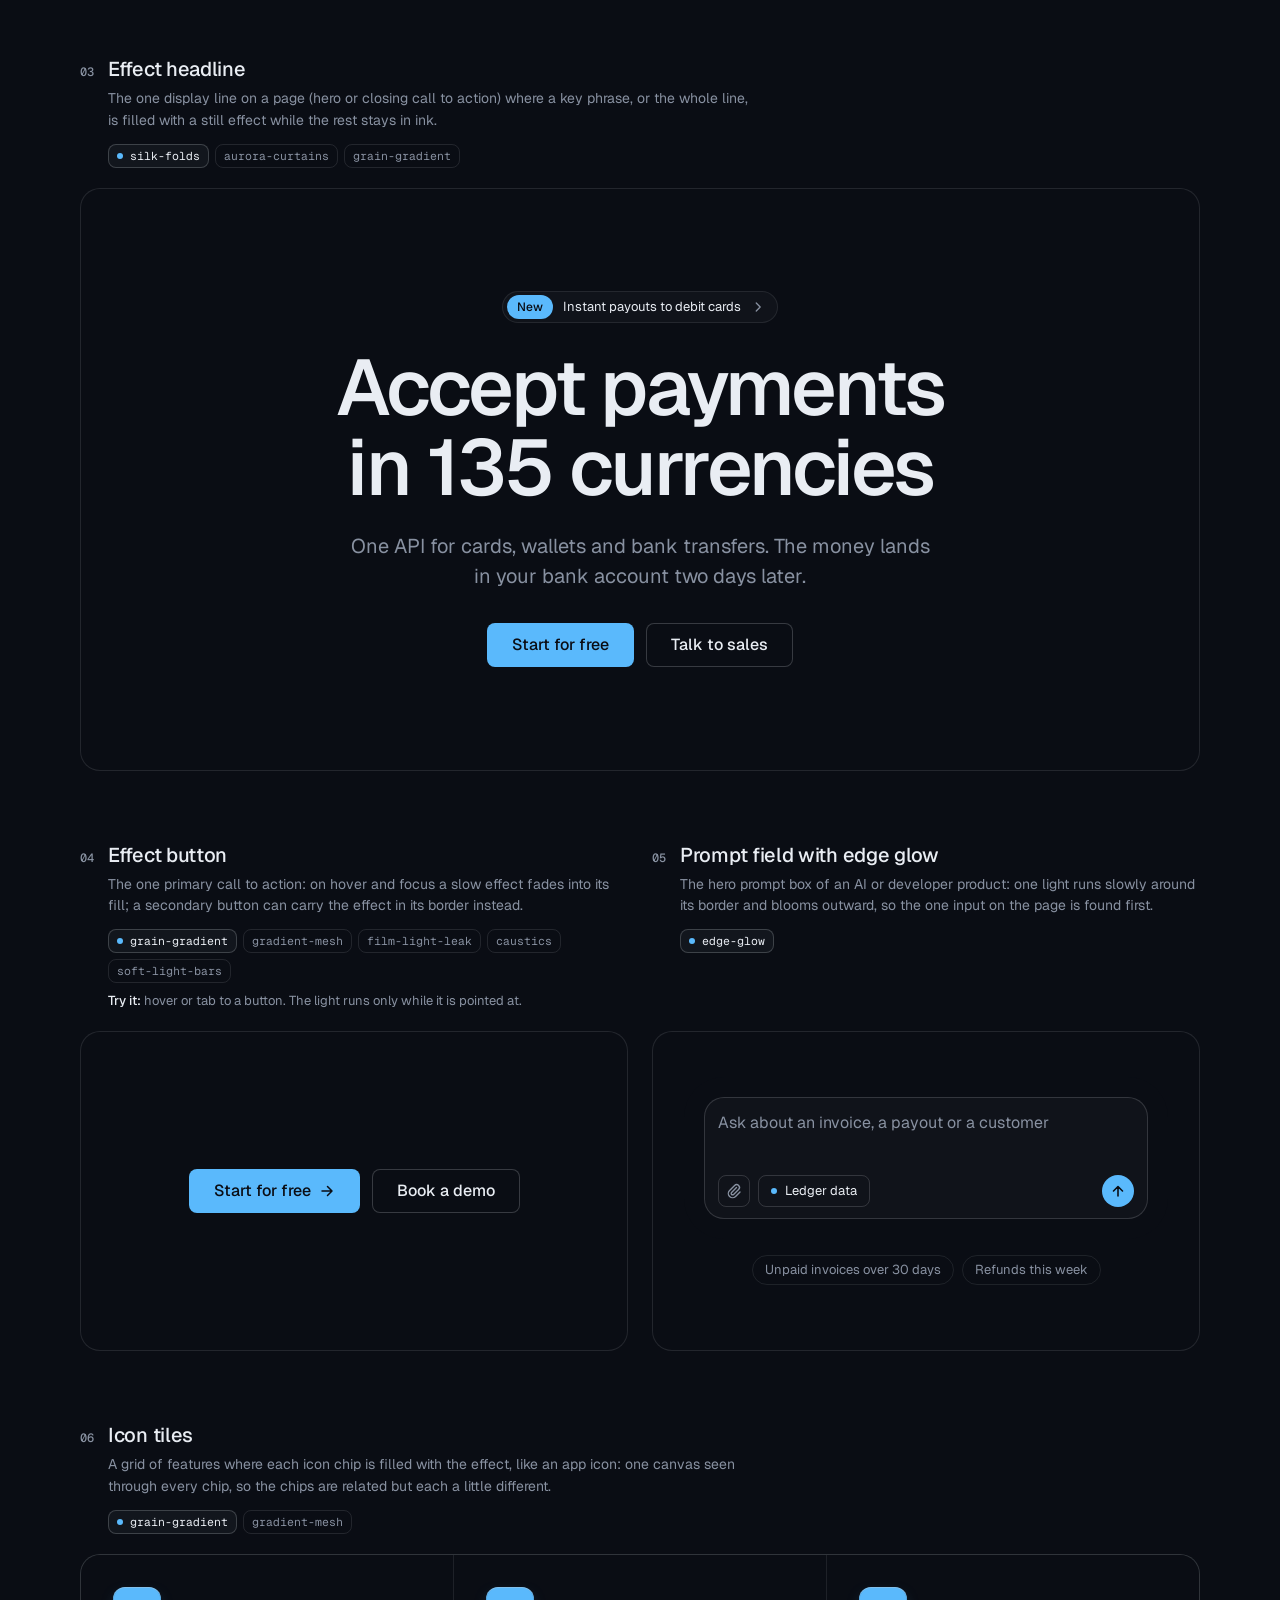
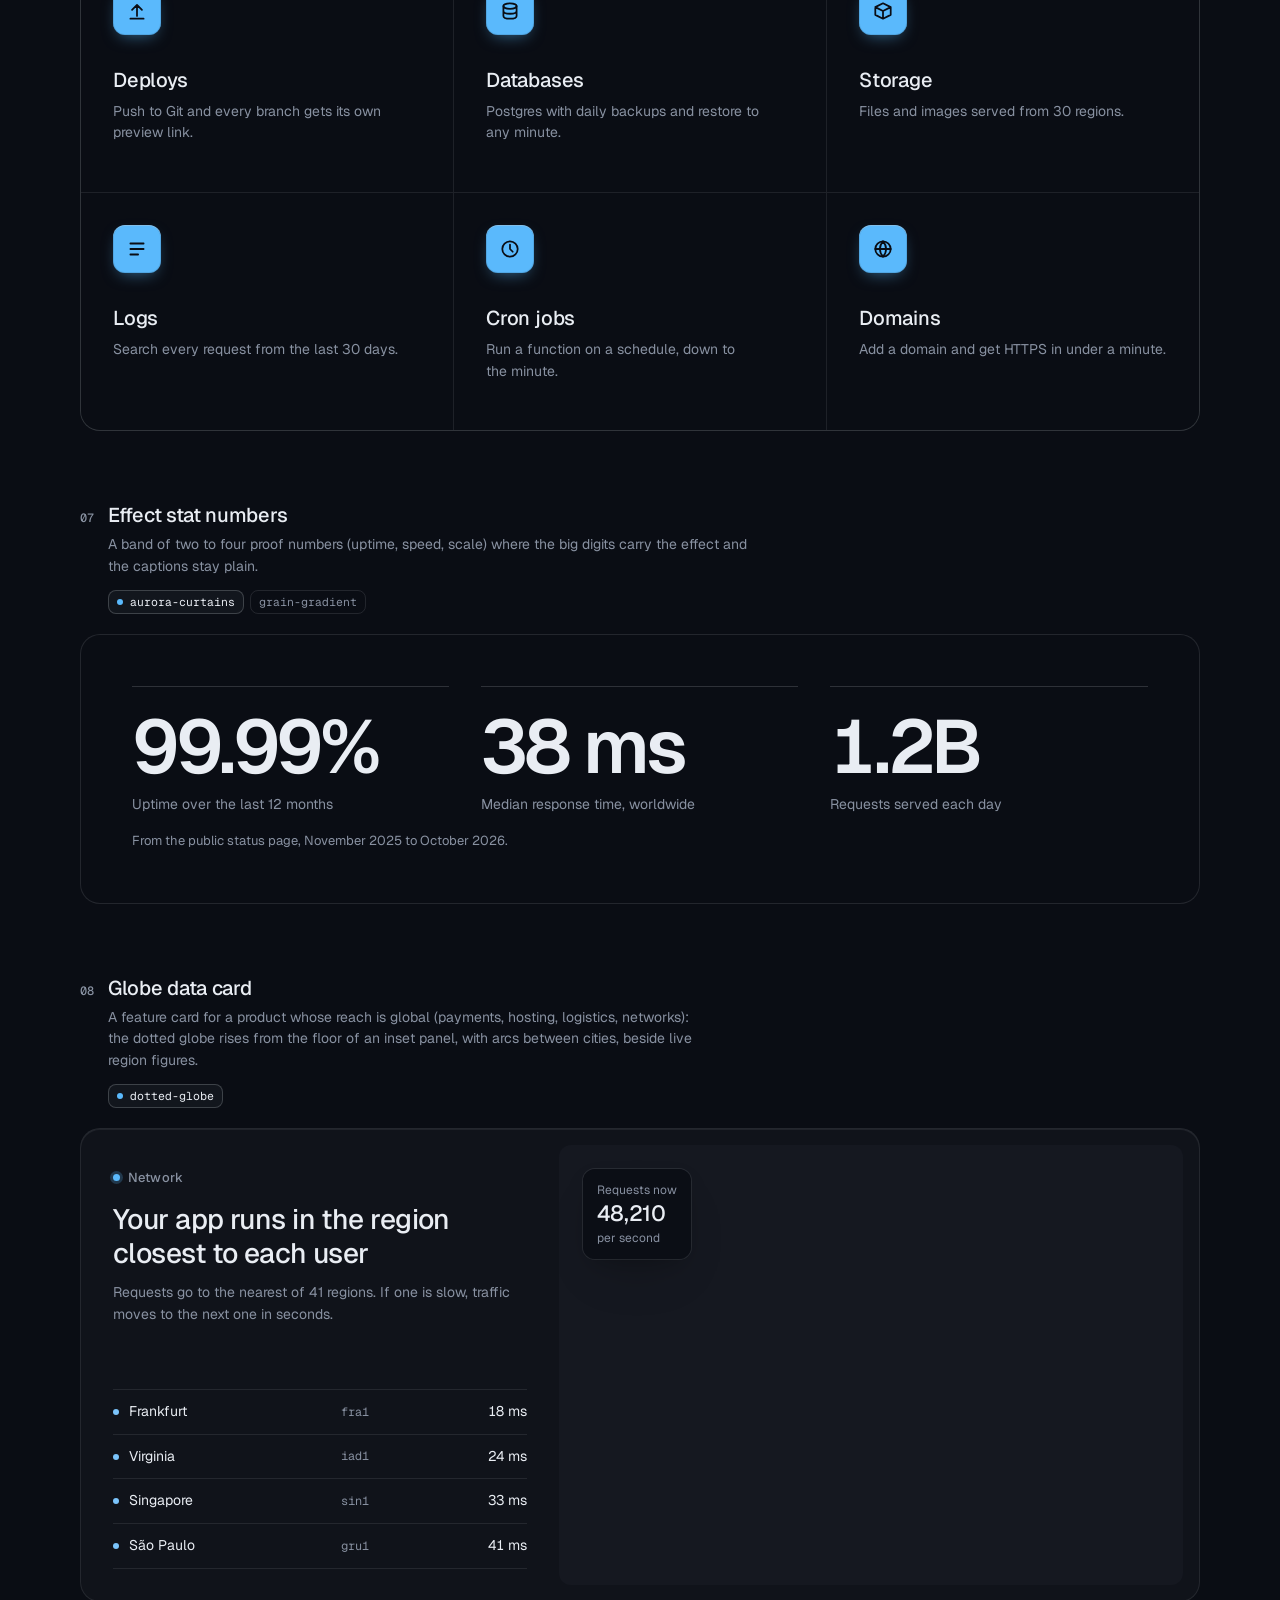
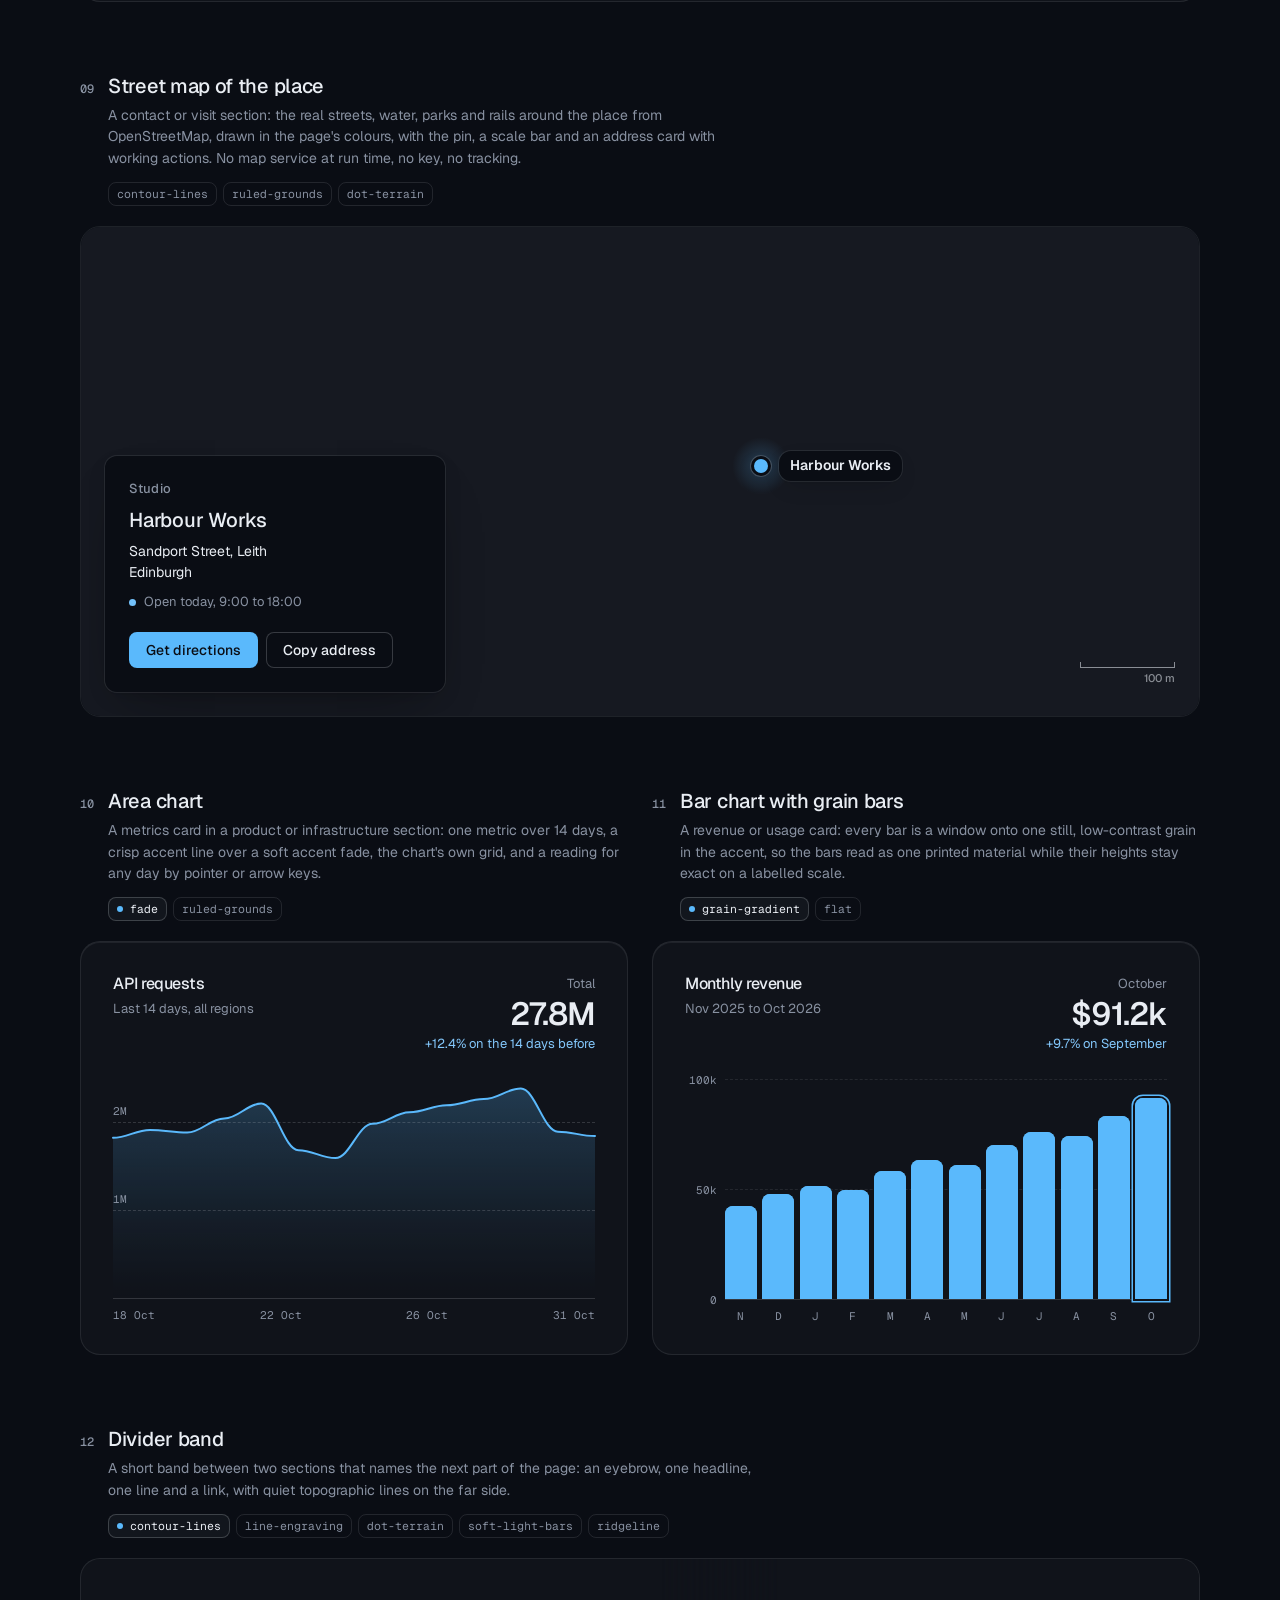
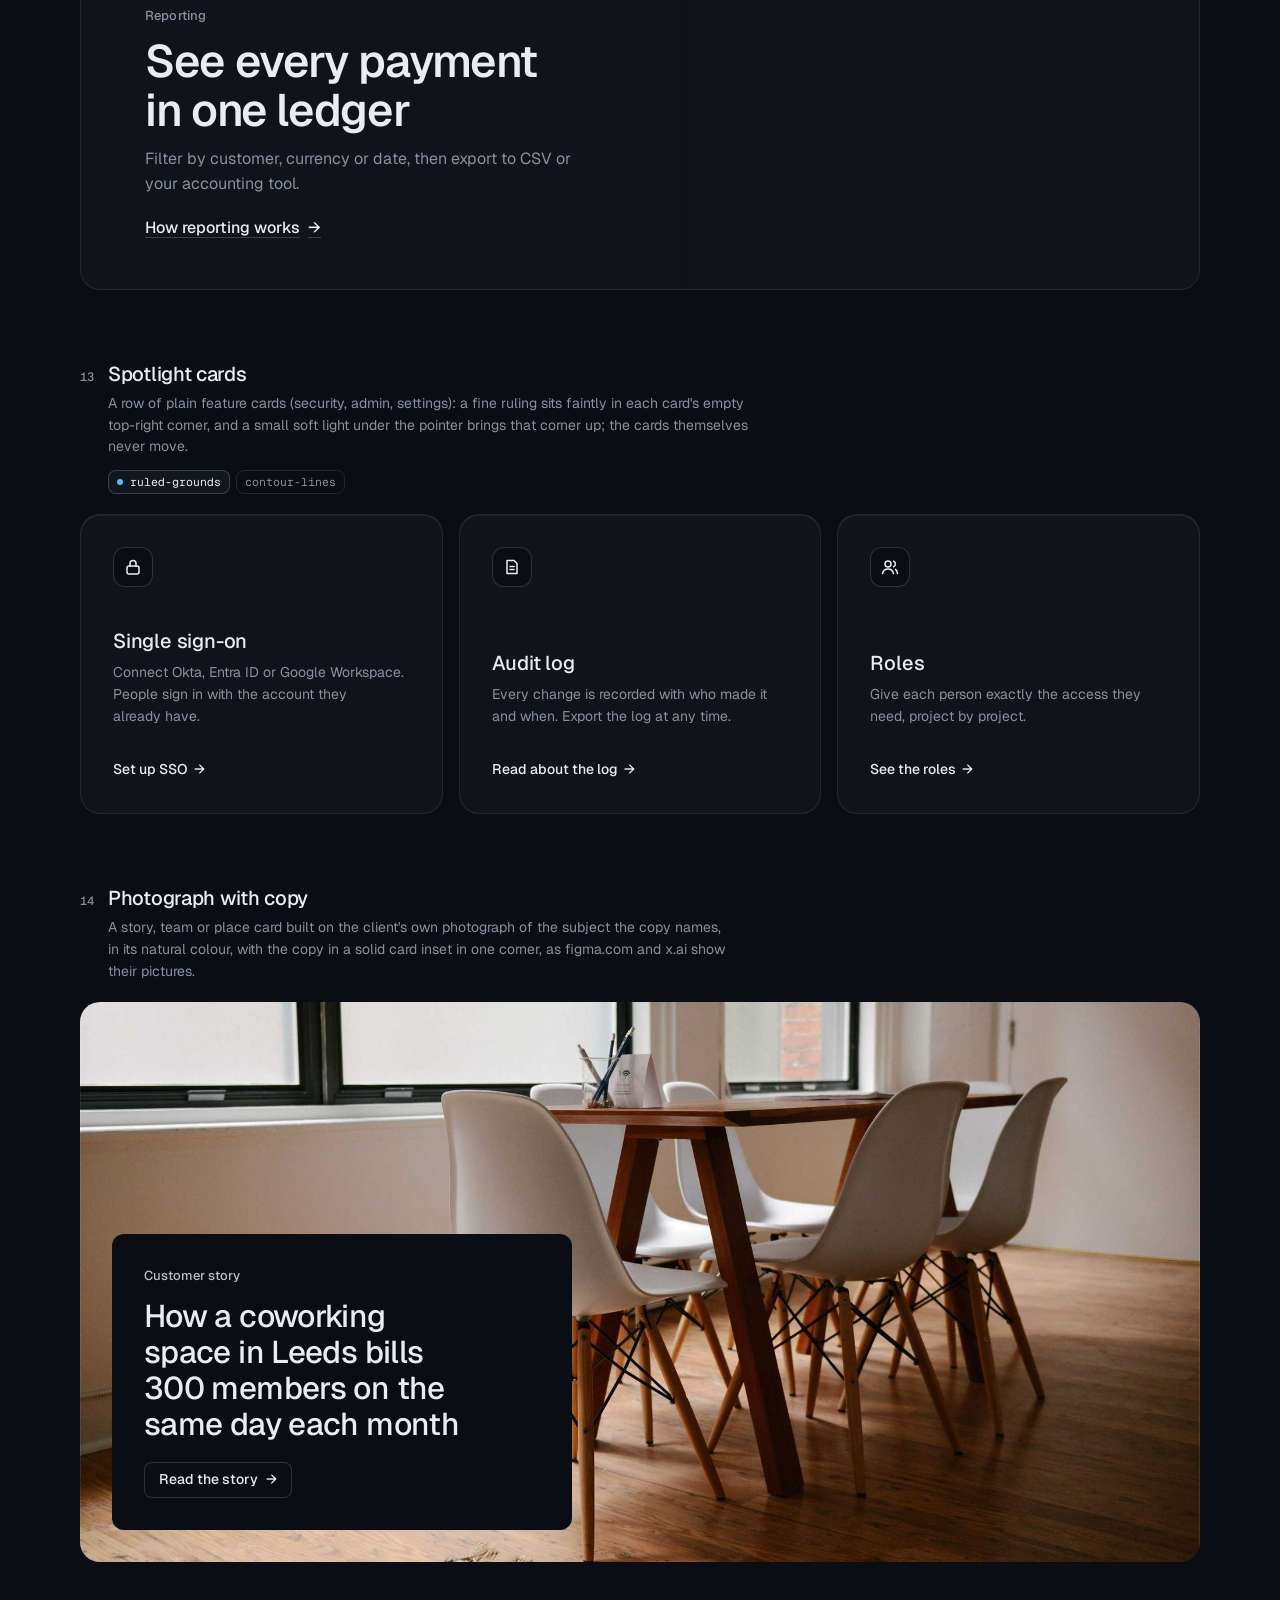
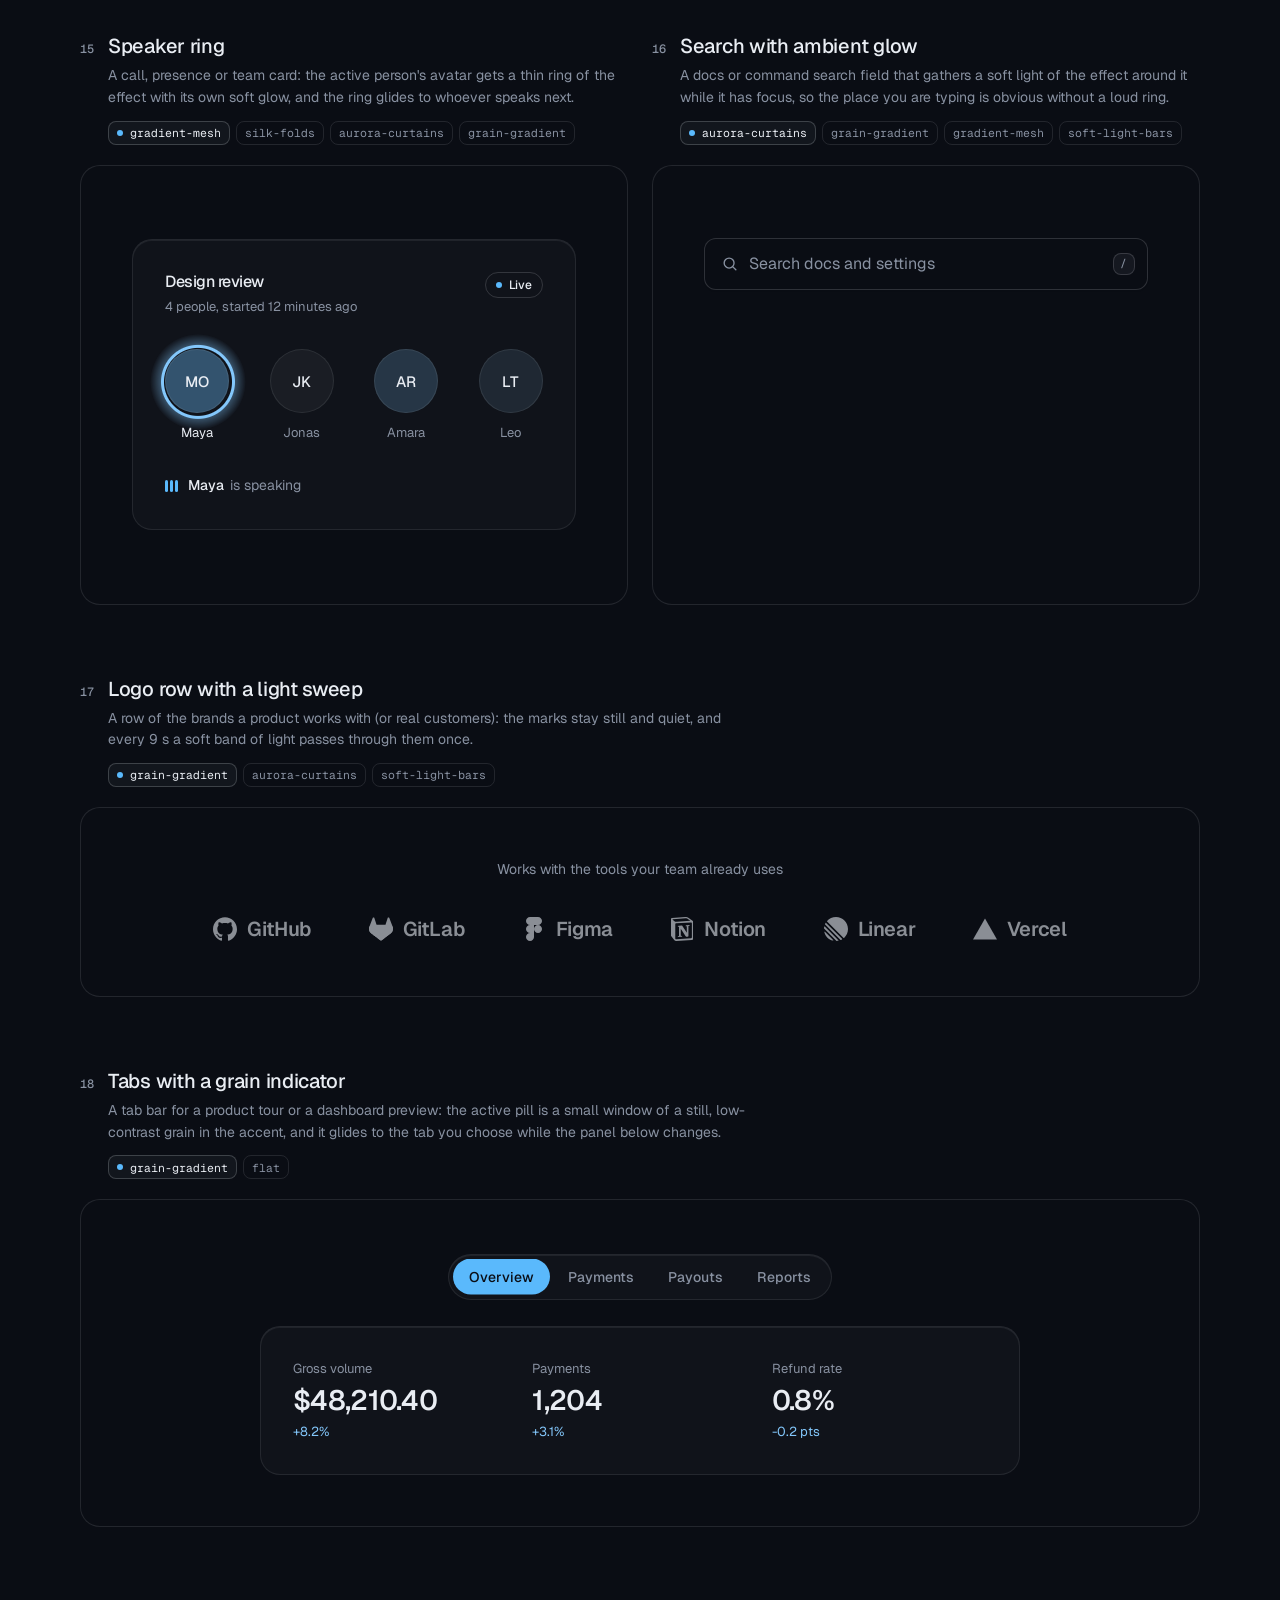
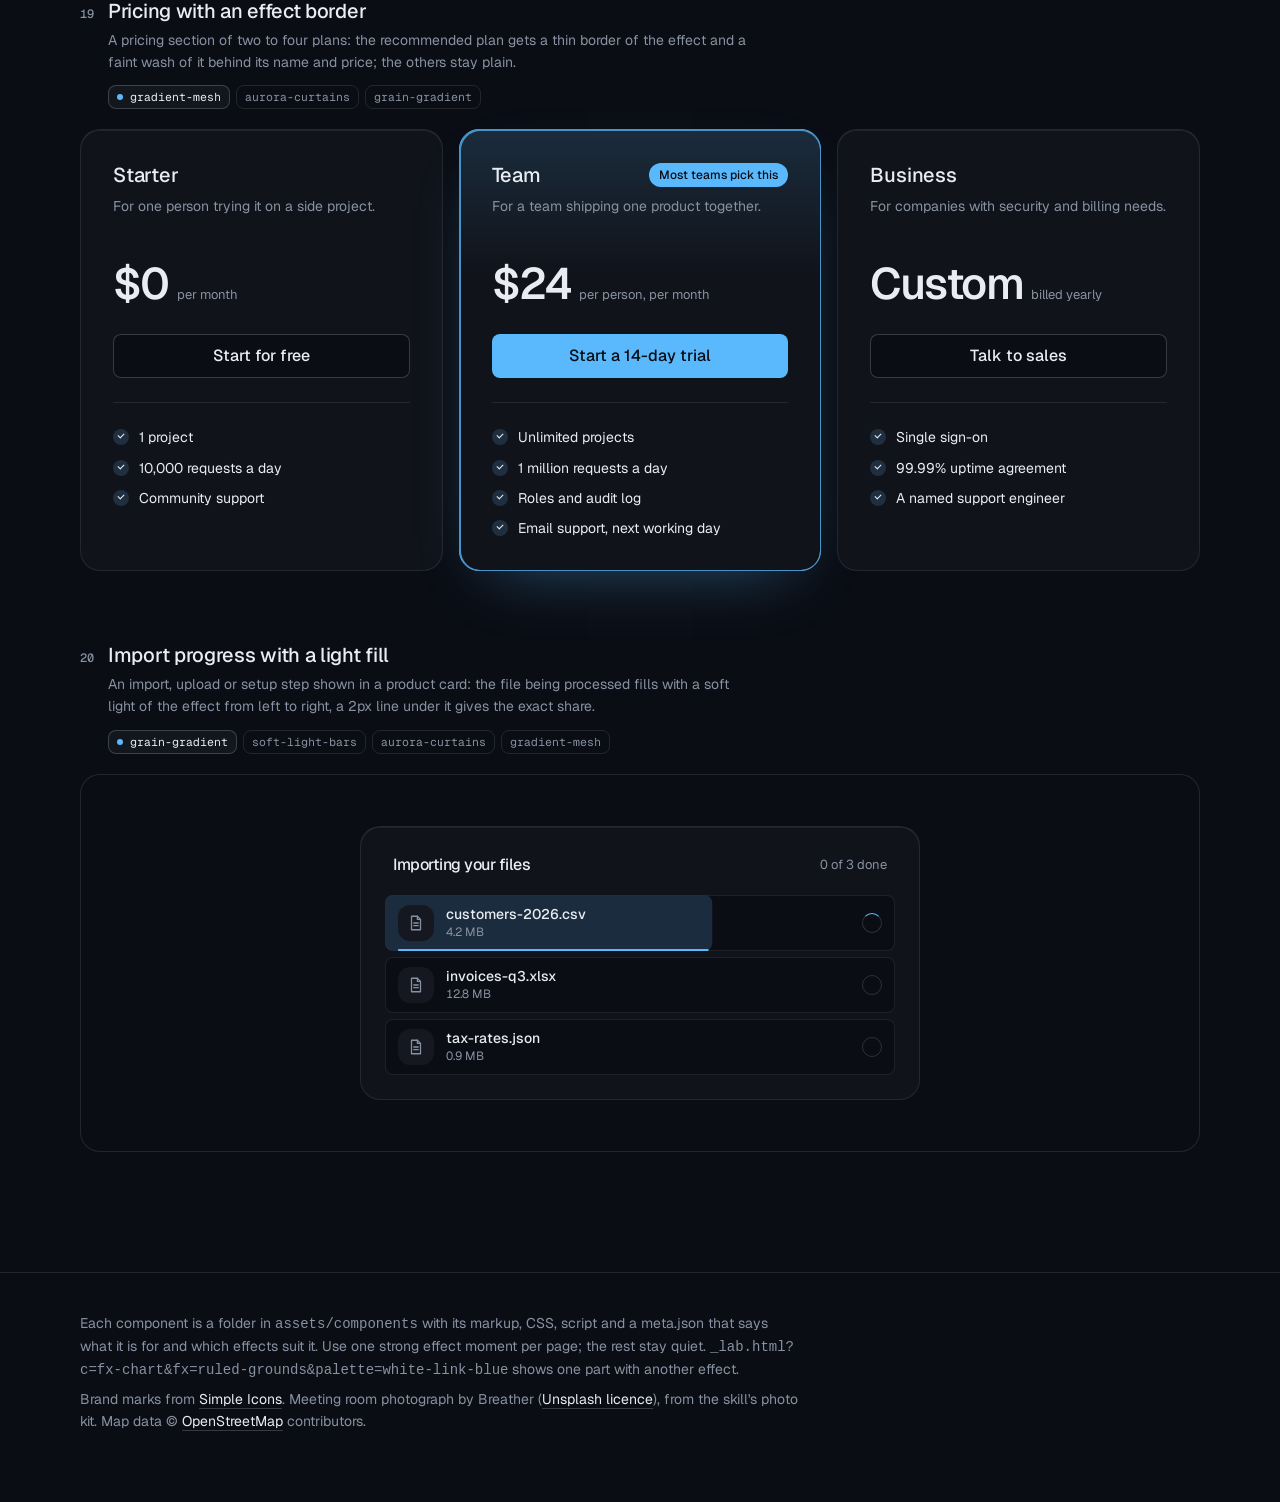
<file: .claude/skills/design-taste-frontend/assets/components/index.html>
<!doctype html>
<html lang="en" data-radius="soft">
<head>
<script>window.__tpGlMax = 16;   /* a gallery shows many live effects at once; a page of a site keeps the default 4 (fx.js) */</script>
<meta charset="utf-8">
<meta name="viewport" content="width=device-width, initial-scale=1">
<title>Effect components</title>
<link rel="preconnect" href="https://fonts.googleapis.com">
<link rel="preconnect" href="https://fonts.gstatic.com" crossorigin>
<link href="https://fonts.googleapis.com/css2?family=Geist:wght@100..900&family=Geist+Mono:wght@400..600&display=swap" rel="stylesheet">
<link rel="stylesheet" href="../system.css">
<link rel="stylesheet" href="./base.css">
<style>
  :root {
    --font-display: "Geist", system-ui, sans-serif;
    --font-text: "Geist", system-ui, sans-serif;
    --font-mono: "Geist Mono", ui-monospace, monospace;
    --display-weight: 560;
    --display-tracking: -0.03em;
    --container: 1200px;
  }
  body { min-height: 100vh; }
  .top {
    position: sticky; top: 0; z-index: 50; height: 64px; background: var(--bg);
    border-bottom: 1px solid var(--line);
  }
  .top .container { height: 100%; display: flex; align-items: center; justify-content: space-between; gap: 16px; }
  .brand { display: flex; align-items: center; gap: 10px; font-weight: 560; letter-spacing: -0.01em; }
  .brand small { font: 400 13px/1 var(--font-mono); color: var(--muted); }
  .top nav { display: flex; align-items: center; gap: 20px; }
  .top nav a.link { font-size: 14px; }
  .swatches { display: flex; gap: 4px; padding: 3px; border: 1px solid var(--line); border-radius: 999px; background: var(--bg); }
  .swatches button {
    width: 30px; height: 30px; border-radius: 999px; border: 0; padding: 0; cursor: pointer; position: relative;
    background: var(--sw-bg);
  }
  .swatches button::after {
    content: ""; position: absolute; inset: 9px; border-radius: 999px; background: var(--sw-accent);
    box-shadow: 0 0 0 1px color-mix(in oklab, var(--sw-ink) 25%, transparent);
  }
  .swatches button[aria-pressed="true"] { box-shadow: 0 0 0 2px var(--ink); }
  .swatches button:focus-visible { outline-offset: 3px; }

  .intro { padding-block: 64px 40px; display: grid; grid-template-columns: minmax(0, 6fr) minmax(0, 6fr); gap: 48px; align-items: end; }
  .intro h1 { font-size: clamp(34px, 2.2vw + 18px, 52px); line-height: 1.05; max-width: 15ch; }
  .intro p { margin-top: 16px; color: var(--muted); font-size: var(--t-body); line-height: 1.55; max-width: 52ch; }
  .index { display: flex; flex-wrap: wrap; gap: 6px; justify-content: flex-start; }
  @media (max-width: 1023px) { .intro { grid-template-columns: minmax(0, 1fr); gap: 28px; } }
  .index a {
    display: inline-flex; align-items: center; gap: 8px; height: 30px; padding: 0 11px; border-radius: 999px;
    border: 1px solid var(--line); font-size: 13px; color: var(--ink);
    transition: border-color var(--dur) var(--ease), background-color var(--dur) var(--ease);
  }
  .index a span { font-family: var(--font-mono); font-size: 11px; color: var(--muted); }
  .index a:hover { border-color: var(--line-strong); background: color-mix(in oklab, var(--ink) 4%, var(--bg)); }

  /* every part spans two rows of the list (its notes, its stage) as a subgrid, so the two parts of a
     half-width pair share one notes height and one stage height: their stages start and end level */
  .list { display: grid; grid-template-columns: repeat(2, minmax(0, 1fr)); column-gap: 24px; row-gap: 0; padding-bottom: 120px; }
  .sc { grid-column: 1 / -1; grid-row: span 2; display: grid; grid-template-rows: subgrid; row-gap: 20px; min-width: 0; scroll-margin-top: 88px; padding-top: 72px; }
  .sc:first-child { padding-top: 0; }
  .sc.is-half { grid-column: auto; }
  .sc.is-half .sc__stage:not(.is-center) { display: grid; }
  .sc__meta { display: grid; grid-template-columns: auto 1fr; column-gap: 14px; row-gap: 6px; align-items: baseline; align-content: start; }
  .sc__note { grid-column: 2; margin: 2px 0 0; font-size: 13px; color: var(--muted); }
  .sc__note::before { content: "Try it: "; color: var(--ink); font-weight: 500; }
  .sc__no { font: 500 12px/1 var(--font-mono); color: var(--muted); padding-top: 2px; }
  .sc__name { font: 500 20px/1.25 var(--font-text); letter-spacing: -0.015em; margin: 0; }
  .sc__for { grid-column: 2; color: var(--muted); font-size: 14px; line-height: 1.55; max-width: 72ch; margin: 0; }
  .sc__fx { grid-column: 2; display: flex; flex-wrap: wrap; gap: 6px; margin-top: 6px; }
  .sc__fx li {
    font: 400 11.5px/1 var(--font-mono); color: var(--muted); height: 24px; display: inline-flex; align-items: center;
    padding: 0 8px; border-radius: var(--r-sm); border: 1px solid var(--line);
  }
  .sc__fx li.is-on { color: var(--ink); border-color: var(--line-strong); background: color-mix(in oklab, var(--ink) 5%, var(--bg)); }
  .sc__fx li.is-on::before { content: ""; width: 6px; height: 6px; border-radius: 99px; background: var(--accent); margin-right: 7px; }
  .sc__stage {
    position: relative; min-width: 0; border: 1px solid var(--line); border-radius: var(--r-lg);
    padding: clamp(20px, 4vw, 56px); background: var(--bg);
  }
  .sc__stage.is-tall { padding-block: clamp(56px, 8vw, 120px); }
  .sc__stage.is-flush { padding: 0; border: 0; }
  .sc__stage.is-center { display: grid; place-items: center; min-height: 320px; }
  /* one object, at a size a page would give it */
  #fx-dither-object .sc__stage { display: grid; justify-items: center; }
  #fx-dither-object .cx-obj { width: min(100%, 720px); }
  .sc__pick { grid-column: 2; display: flex; flex-wrap: wrap; gap: 4px; margin-top: 8px; }
  .sc__pick button {
    height: 30px; padding: 0 12px; border-radius: 999px; border: 1px solid var(--line); background: var(--bg);
    font: 500 13px/1 var(--font-text); color: var(--muted); cursor: pointer;
  }
  .sc__pick button:hover { color: var(--ink); border-color: var(--line-strong); }
  .sc__pick button[aria-pressed="true"] { color: var(--ink); border-color: var(--line-strong); background: color-mix(in oklab, var(--ink) 6%, var(--bg)); }
  /* the search list opens below its field: leave it room inside the frame */
  #fx-search .sc__stage { min-height: 440px; place-items: start center; padding-top: 72px; }
  .sc__stage:empty::after { content: "Loading"; color: var(--muted); font-size: 13px; }

  .foot { border-top: 1px solid var(--line); padding: 40px 0 64px; color: var(--muted); font-size: 14px; }
  .foot p { max-width: 80ch; margin: 0 0 8px; }
  .foot a { color: var(--ink); text-decoration: underline; text-decoration-color: var(--line-strong); text-underline-offset: 4px; }

  @media (max-width: 899px) {
    .list { grid-template-columns: minmax(0, 1fr); }
    .sc.is-half { grid-column: 1 / -1; }
    .top nav a.link { display: none; }
  }
  @media (max-width: 639px) {
    .intro { padding-block: 48px 32px; }
    .sc { padding-top: 48px; }
    .sc__meta { grid-template-columns: 1fr; }
    .sc__no { display: none; }
    .sc__for, .sc__fx, .sc__note, .sc__pick { grid-column: 1; }
    .sc__stage.is-center { min-height: 240px; }
    .brand small { display: none; }
  }
</style>
</head>
<body>
<header class="top">
  <div class="container">
    <div class="brand">Effect components <small id="count"></small></div>
    <nav aria-label="Palette and links">
      <a class="link" href="../effects/gallery.html">Effects library</a>
      <div class="swatches" id="swatches" role="group" aria-label="Page palette"></div>
    </nav>
  </div>
</header>

<main>
  <section class="intro container">
    <div>
      <h1>Effects as parts of the page, not only behind it</h1>
      <p id="lede">Feature cards, real objects drawn in dither, type, numbers, buttons, borders, icons, a street map of the real place, a globe, charts and a photograph in its own colours. Every part takes its colours from the page palette: switch it at the top right. Parts that loop have a pause button.</p>
    </div>
    <nav class="index" id="index" aria-label="Components"></nav>
  </section>
  <div class="container list" id="list"></div>
</main>

<footer class="foot">
  <div class="container">
    <p>Each component is a folder in <code>assets/components</code> with its markup, CSS, script and a meta.json that says what it is for and which effects suit it. Use one strong effect moment per page; the rest stay quiet. <code>_lab.html?c=fx-chart&amp;fx=ruled-grounds&amp;palette=white-link-blue</code> shows one part with another effect.</p>
    <p>Brand marks from <a href="https://simpleicons.org/">Simple Icons</a>. Meeting room photograph by Breather (<a href="https://unsplash.com/photos/DEdM9Vs6s8w">Unsplash licence</a>), from the skill's photo kit. Map data © <a href="https://www.openstreetmap.org/copyright">OpenStreetMap</a> contributors.</p>
  </div>
</footer>

<script type="module">
  import fx from '../effects/fx.js';

  // component id, layout and stage style, in page order
  const COMPONENTS = [
    { id: 'fx-feature-card', stage: 'is-flush' },
    { id: 'fx-dither-object', stage: 'is-flush', note: 'pick an object, then point at it and move across: sound rings out of the cups, the seat swivels, the lens zooms, the rotors spin up and the drone lifts off. One object is live at a time, as on a real page.' },
    { id: 'fx-headline', stage: 'is-tall' },
    { id: 'fx-button', half: true, stage: 'is-center', note: 'hover or tab to a button. The light runs only while it is pointed at.' },
    { id: 'fx-prompt', half: true, stage: 'is-center' },
    { id: 'fx-icon-tiles', stage: 'is-flush' },
    { id: 'fx-stat' },
    { id: 'fx-globe', stage: 'is-flush' },
    { id: 'fx-map', stage: 'is-flush' },
    { id: 'fx-chart', half: true, stage: 'is-flush' },
    { id: 'fx-bars', half: true, stage: 'is-flush' },
    { id: 'fx-band', stage: 'is-flush' },
    { id: 'fx-spotlight', stage: 'is-flush' },
    { id: 'fx-photo', stage: 'is-flush' },
    { id: 'fx-avatar', half: true, stage: 'is-center' },
    { id: 'fx-search', half: true, stage: 'is-center' },
    { id: 'fx-logos' },
    { id: 'fx-tabs' },
    { id: 'fx-pricing', stage: 'is-flush' },
    { id: 'fx-progress', stage: 'is-center' },
  ];

  const PALETTES = [
    { id: 'blue-black-cornflower', name: 'Night, cornflower', bg: '#0a0d14', surface: '#131824', ink: '#e9edf3', muted: '#8891a1', accent: '#5ab9fc', accentInk: '#0a0d14' },
    { id: 'graphite-safety-orange', name: 'Graphite, orange', bg: '#18191b', surface: '#222427', ink: '#eff0f1', muted: '#9c9ea3', accent: '#ff4a1f', accentInk: '#18191b' },
    { id: 'white-link-blue', name: 'White, blue', bg: '#ffffff', surface: '#f4f4f4', ink: '#111111', muted: '#6b6b6b', accent: '#1a4be0', accentInk: '#ffffff' },
    { id: 'moss-sand', name: 'Sand, moss', bg: '#ddd6c6', surface: '#d2cab8', ink: '#2a2a26', muted: '#59574e', accent: '#4f6238', accentInk: '#ffffff' },
    { id: 'cobalt-field', name: 'Cobalt field', bg: '#0034eb', surface: '#002fd6', ink: '#ffffff', muted: '#dfe4f2', accent: '#e9e34a', accentInk: '#111111' },
  ];

  const q = new URLSearchParams(location.search);
  if (q.has('time')) fx.setClock(+q.get('time'));
  if (q.has('fallback')) fx.config.forceFallback = true;
  const only = q.get('only') ? q.get('only').split(',') : null;
  const list = document.getElementById('list');
  const index = document.getElementById('index');
  const swatches = document.getElementById('swatches');

  /*
    The budget: a laptop's integrated GPU shares its memory with everything else, so this page never
    holds more than 4 live WebGL contexts. A part is started when it comes near the viewport and
    destroyed when it leaves it; still parts draw once and free their context; fx.js frees any idle
    off-screen context past 4. liveGL() counts the contexts that are open right now.
  */
  fx.config.maxLive = 4;
  const contexts = new Set();
  let peakGL = 0;
  const getContext = HTMLCanvasElement.prototype.getContext;
  HTMLCanvasElement.prototype.getContext = function (type, ...rest) {
    const c = getContext.call(this, type, ...rest);
    if (c && /webgl/i.test(type) && !contexts.has(c)) { contexts.add(c); peakGL = Math.max(peakGL, liveGL()); }
    return c;
  };
  function liveGL() {
    for (const c of contexts) if (c.isContextLost()) contexts.delete(c);
    return contexts.size;
  }

  // the dither object: one live at a time, switched here (a real page shows one object)
  const OBJECTS = {
    headphones: ['Headphones', 'Over-ear, wireless'],
    chair: ['Office chair', 'Swivel seat on five castors'],
    camera: ['Camera', 'Mirrorless, with a zoom lens'],
    drone: ['Drone', 'Four rotors and a camera'],
  };
  let object = OBJECTS[q.get('object')] ? q.get('object') : 'headphones';
  // print (ordered dither, the default) or studio (a smooth shaded render: no picker until it is anti-aliased; ?render=studio)
  let render = q.get('render') === 'studio' ? 'studio' : 'print';

  function applyPalette(p) {
    const c = fx.color;
    const action = c.contrast(p.accent, p.bg) >= 2.2 ? p.accent : p.ink;
    const actionInk = action === p.accent ? p.accentInk : p.bg;
    const s = document.documentElement.style;
    const set = (k, v) => s.setProperty(k, v);
    set('--p-bg', p.bg); set('--p-surface', p.surface); set('--p-ink', p.ink); set('--p-muted', p.muted);
    set('--p-accent', p.accent); set('--p-accent-ink', p.accentInk); set('--p-action', action); set('--p-action-ink', actionInk);
    document.documentElement.style.colorScheme = c.isDark(p.bg) ? 'dark' : 'light';
    for (const b of swatches.children) b.setAttribute('aria-pressed', String(b.dataset.id === p.id));
  }

  async function load(entry) {
    const base = `./${entry.id}/`;
    const [meta, html, mod] = await Promise.all([
      fetch(base + 'meta.json').then(r => (r.ok ? r.json() : null)),
      fetch(base + 'component.html').then(r => (r.ok ? r.text() : null)),
      import(base + 'component.js').catch(err => { console.warn(entry.id, err); return null; }),
    ]).catch(() => [null, null, null]);
    if (!meta || !html || !mod) return null;
    const link = document.createElement('link');
    link.rel = 'stylesheet';
    link.href = base + 'component.css';
    document.head.append(link);
    await new Promise(r => { link.onload = link.onerror = r; });
    return { ...entry, meta, html, mod };
  }

  function section(e, n) {
    const s = document.createElement('section');
    s.className = 'sc' + (e.half ? ' is-half' : '');
    s.id = e.id;
    const fxList = (e.meta.effects || []).map(id => `<li class="${id === e.meta.default ? 'is-on' : ''}">${id}</li>`).join('');
    const pick = e.id === 'fx-dither-object'
      ? `<div class="sc__pick" role="group" aria-label="Object">${Object.keys(OBJECTS).map(k => `<button type="button" data-object="${k}" aria-pressed="${k === object}">${OBJECTS[k][0]}</button>`).join('')}</div>`
      : '';
    s.innerHTML = `
      <div class="sc__meta">
        <span class="sc__no">${String(n).padStart(2, '0')}</span>
        <h2 class="sc__name">${e.meta.name}</h2>
        <p class="sc__for">${e.meta.for}</p>
        ${fxList ? `<ul class="sc__fx" aria-label="Effects that suit it">${fxList}</ul>` : ''}
        ${pick}
        ${e.note ? `<p class="sc__note">${e.note}</p>` : ''}
      </div>
      <div class="sc__stage ${e.stage || ''}"></div>`;
    return s;
  }

  // the markup is placed at once (the page keeps its full height); the scripts run only near the viewport
  function markup(e) {
    const stage = e.section.querySelector('.sc__stage');
    stage.innerHTML = e.html;
    if (e.id === 'fx-dither-object') {
      const fig = stage.querySelector('.cx-obj');
      fig.dataset.cxObject = object;
      if (render === 'studio') fig.dataset.cxRender = 'studio'; else delete fig.dataset.cxRender;
      fig.querySelector('.cx-obj__stage').removeAttribute('aria-label');
    }
    return stage;
  }
  function start(e) {
    if (e.ctrl) return;
    const stage = markup(e);
    try { e.ctrl = e.mod.default(stage.firstElementChild || stage) || { destroy() {} }; } catch (err) { console.error(e.id, err); e.ctrl = { destroy() {} }; }
  }
  function stop(e) {
    if (!e.ctrl) return;
    try { e.ctrl.destroy?.(); } catch (err) { console.warn(e.id, err); }
    fx.unmountAll(e.section);
    e.ctrl = null;
  }

  function setPalette(p, entries) {
    entries.forEach(stop);
    applyPalette(p);
    try { localStorage.setItem('cx-palette', p.id); } catch (_) {}
    requestAnimationFrame(() => entries.forEach(e => (e.near ? start(e) : markup(e))));
  }

  let saved = null;
  try { saved = localStorage.getItem('cx-palette'); } catch (_) {}
  const first = PALETTES.find(p => p.id === q.get('palette')) || PALETTES.find(p => p.id === saved) || PALETTES[0];
  for (const p of PALETTES) {
    const b = document.createElement('button');
    b.type = 'button';
    b.dataset.id = p.id;
    b.title = p.name;
    b.setAttribute('aria-label', p.name);
    b.style.setProperty('--sw-bg', p.bg);
    b.style.setProperty('--sw-accent', p.accent);
    b.style.setProperty('--sw-ink', p.ink);
    swatches.append(b);
  }
  applyPalette(first);

  const wanted = COMPONENTS.filter(c => !only || only.includes(c.id));
  const entries = (await Promise.all(wanted.map(load))).filter(Boolean);
  document.getElementById('count').textContent = `${entries.length} parts`;
  entries.forEach((e, i) => {
    e.section = section(e, i + 1);
    list.append(e.section);
    markup(e);
    const a = document.createElement('a');
    a.href = '#' + e.id;
    a.innerHTML = `<span>${String(i + 1).padStart(2, '0')}</span>${e.meta.name}`;
    index.append(a);
  });
  await document.fonts.ready;
  const near = new IntersectionObserver(seen => {
    for (const en of seen) {
      const e = entries.find(x => x.section === en.target);
      if (!e) continue;
      e.near = en.isIntersecting;
      if (e.near) start(e); else stop(e);
    }
  }, { rootMargin: '10% 0px' });
  entries.forEach(e => near.observe(e.section));
  setTimeout(() => { document.documentElement.dataset.ready = '1'; }, 1500);

  swatches.addEventListener('click', ev => {
    const b = ev.target.closest('button');
    if (!b) return;
    const p = PALETTES.find(x => x.id === b.dataset.id);
    if (p) setPalette(p, entries);
  });
  list.addEventListener('click', ev => {
    const b = ev.target.closest('[data-object], [data-render]');
    if (!b || !(OBJECTS[b.dataset.object] || b.dataset.render)) return;
    if (b.dataset.render) render = b.dataset.render; else object = b.dataset.object;
    b.parentElement.querySelectorAll('button').forEach(x => x.setAttribute('aria-pressed', String(x === b)));
    const e = entries.find(x => x.id === 'fx-dither-object');
    stop(e);
    if (e.near) start(e); else markup(e);
  });
  window.__cx = {
    entries,
    setPalette: id => setPalette(PALETTES.find(p => p.id === id), entries),
    setObject: k => list.querySelector(`[data-object="${k}"]`)?.click(),
    gl: () => ({ live: liveGL(), peak: peakGL, started: entries.filter(e => e.ctrl).map(e => e.id) }),
  };
</script>

</body>
</html>
</file>
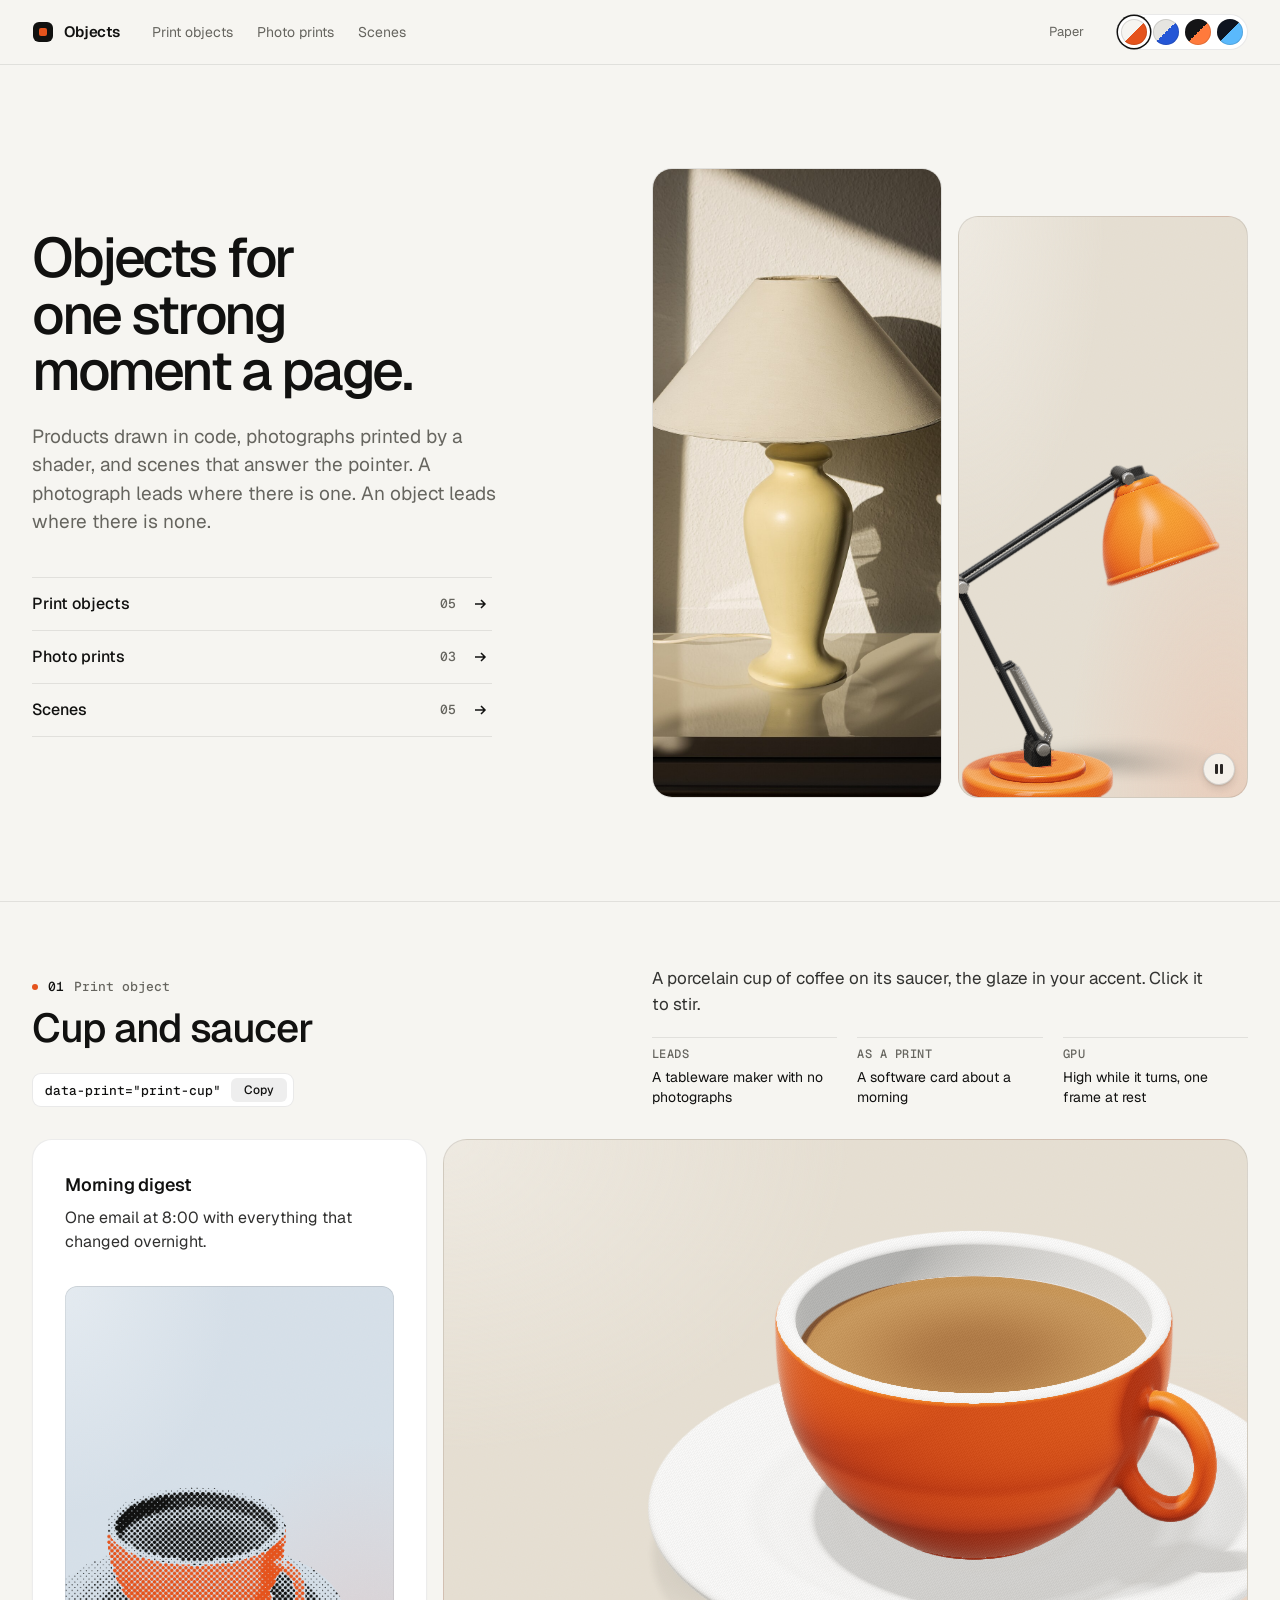
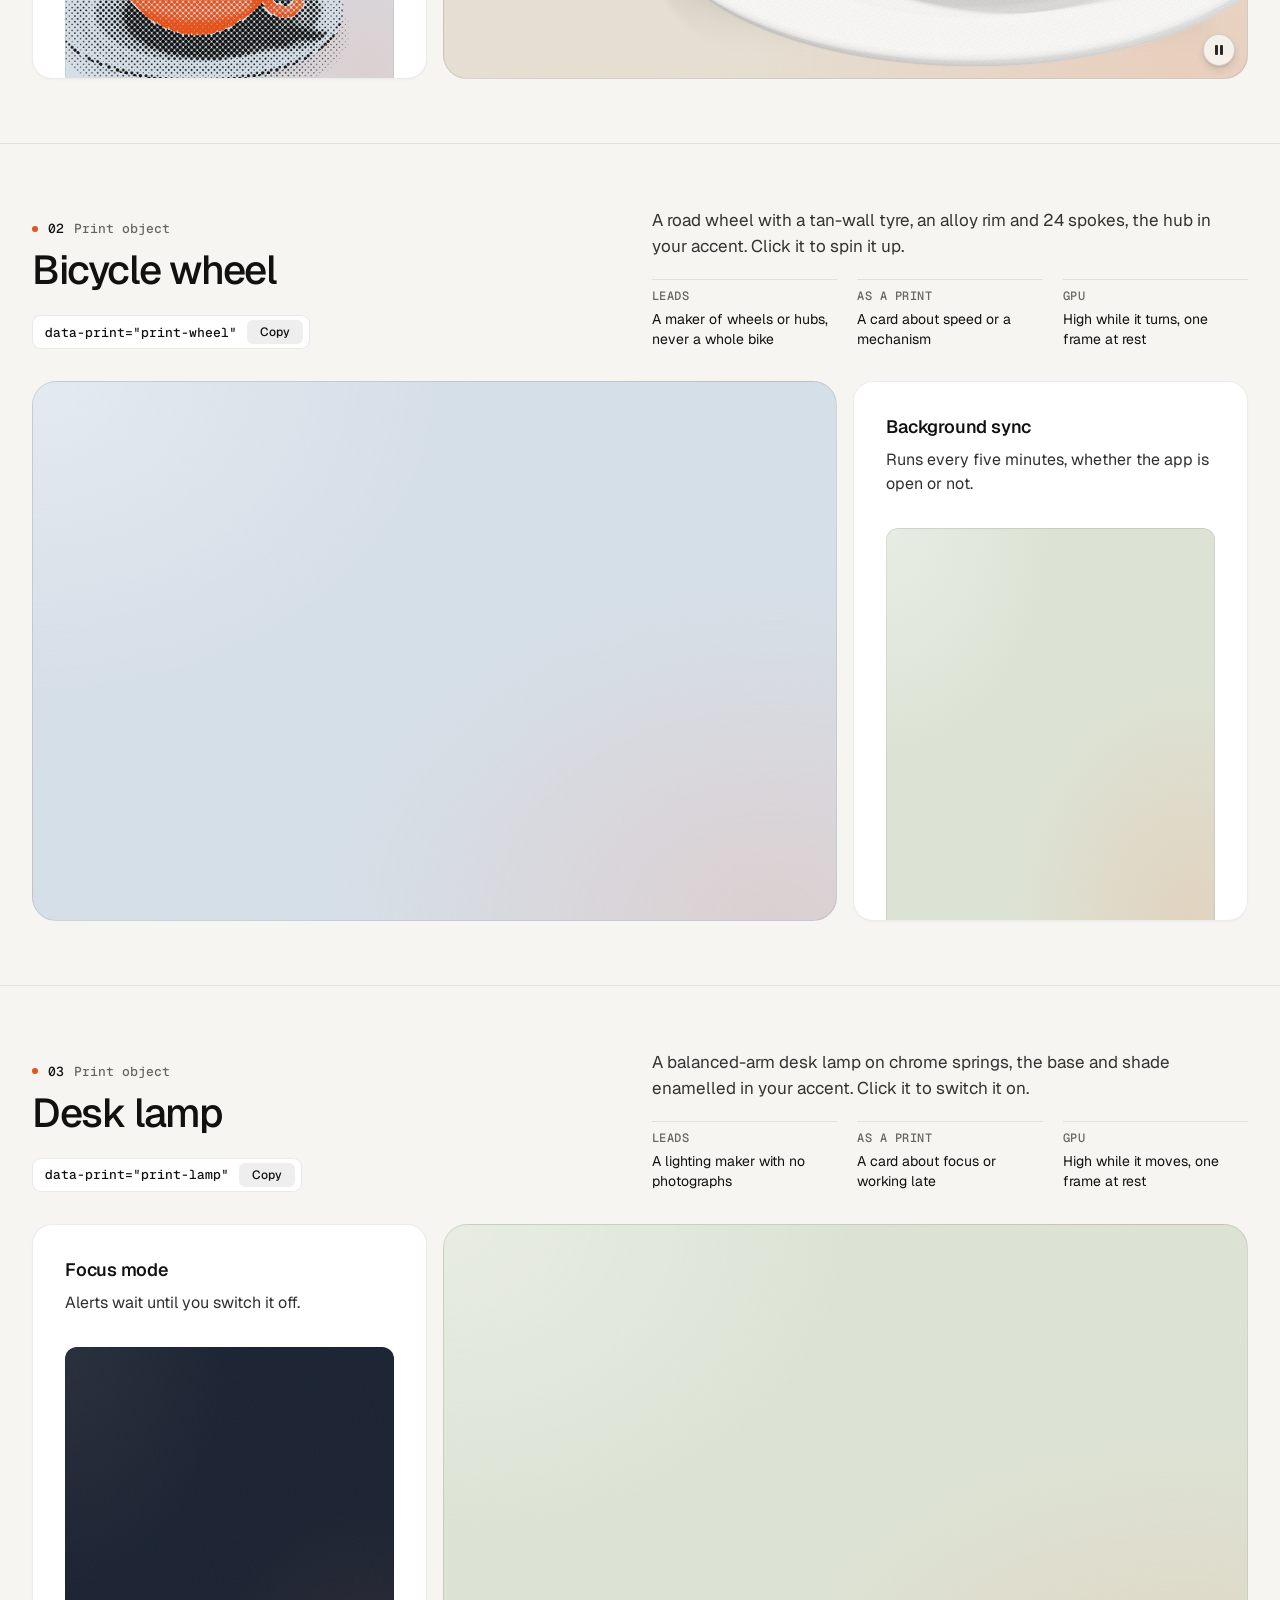
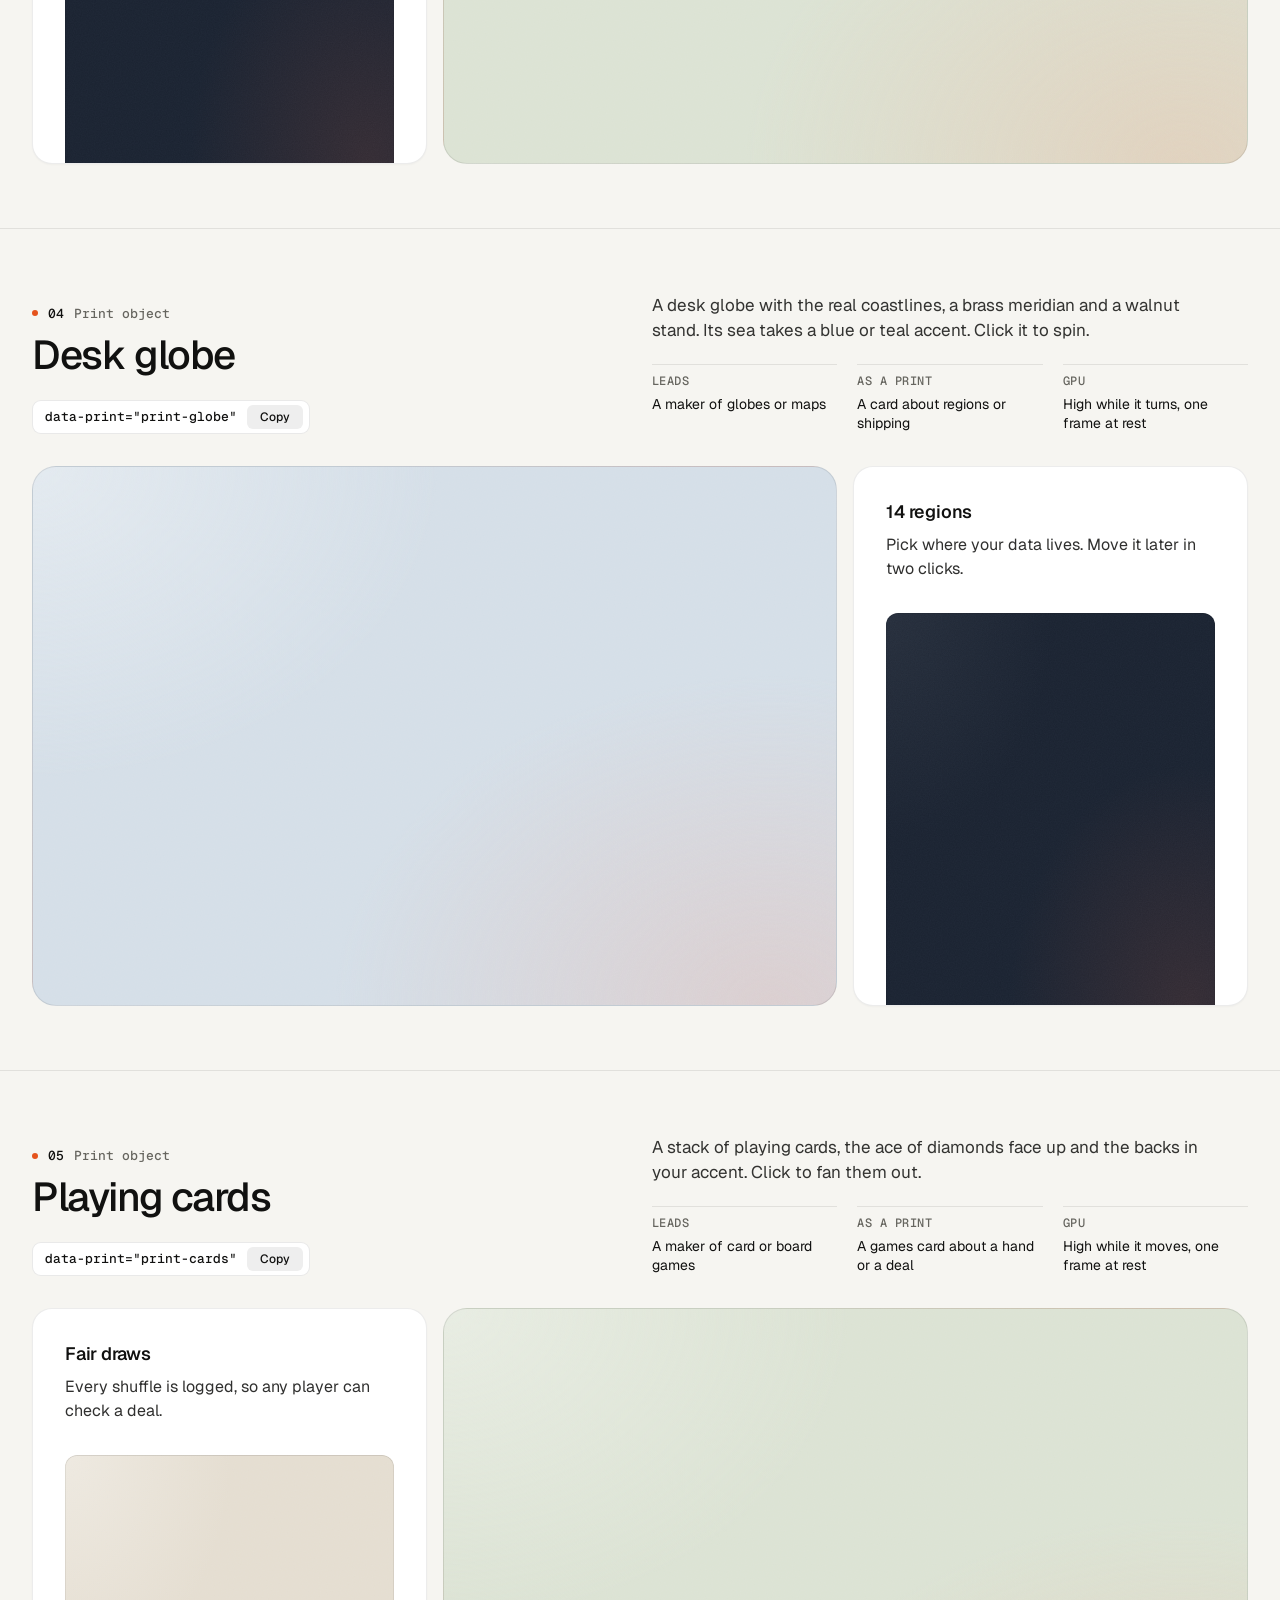
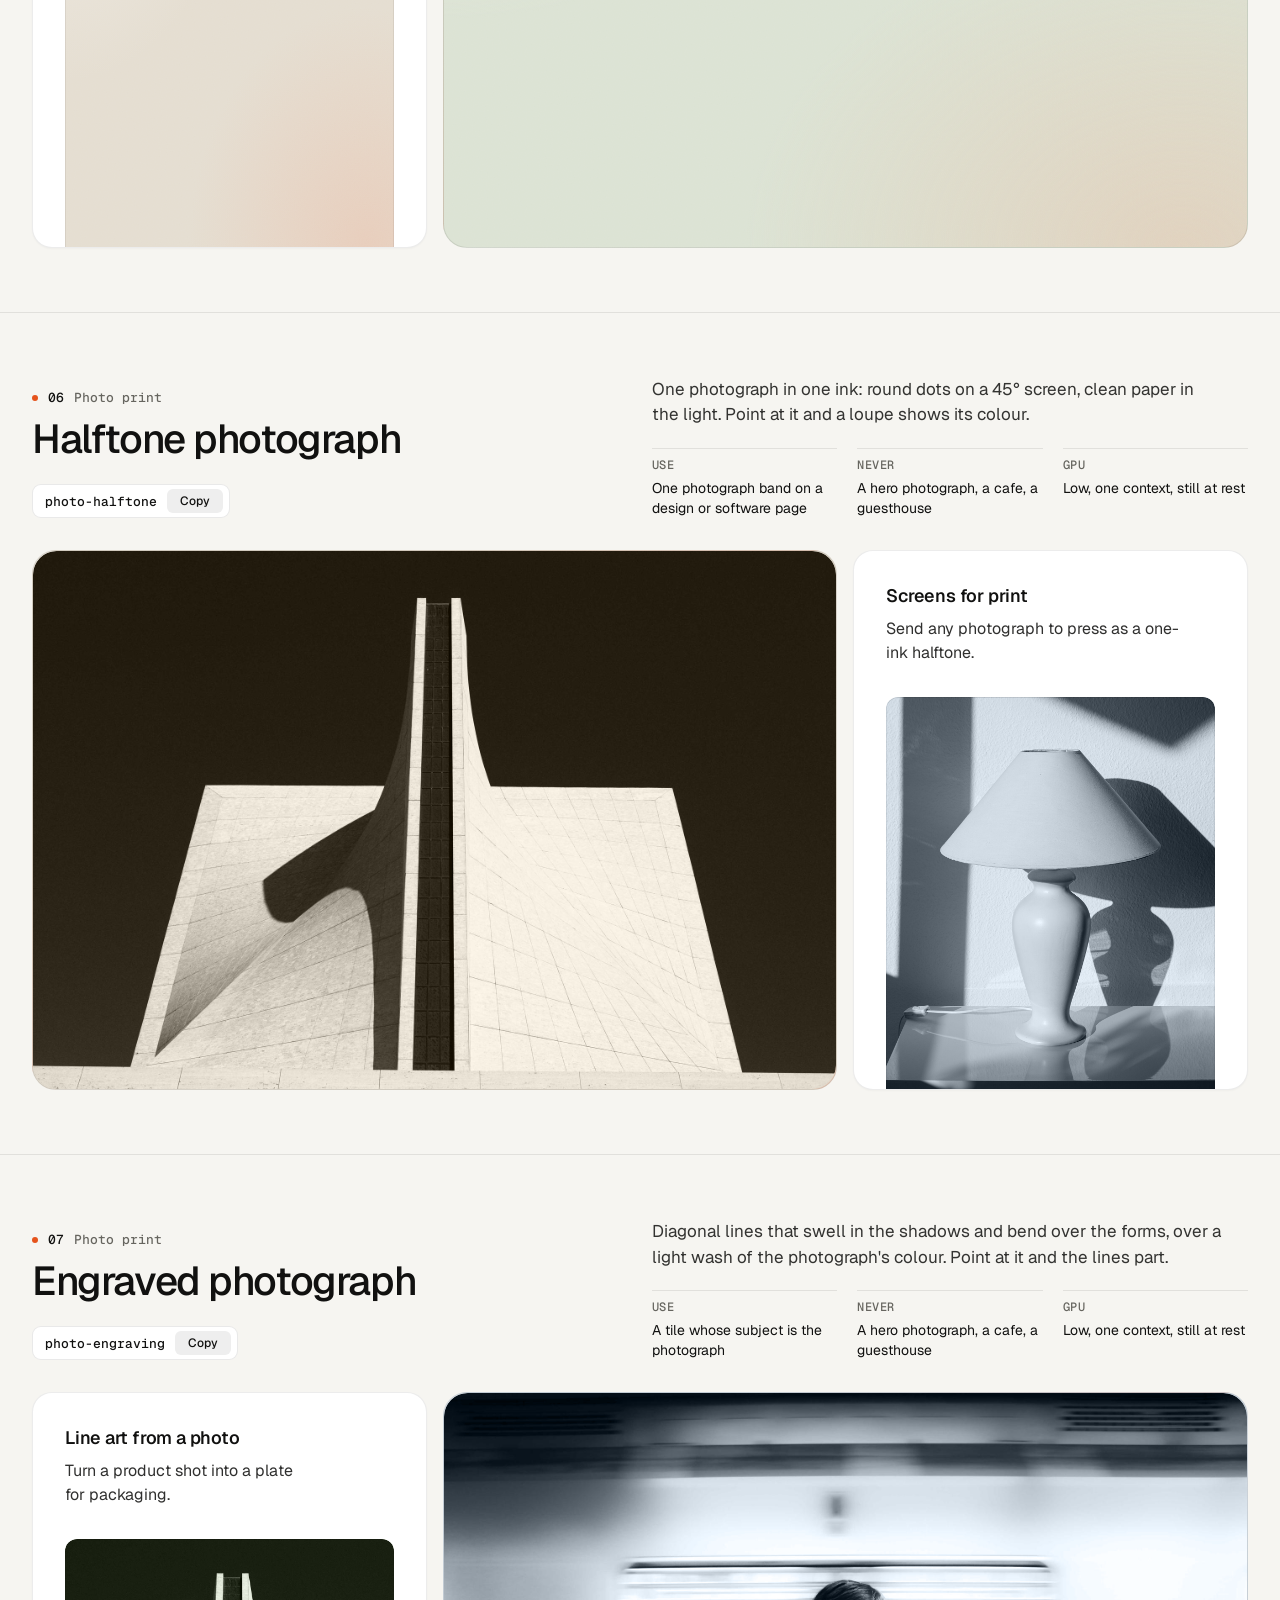
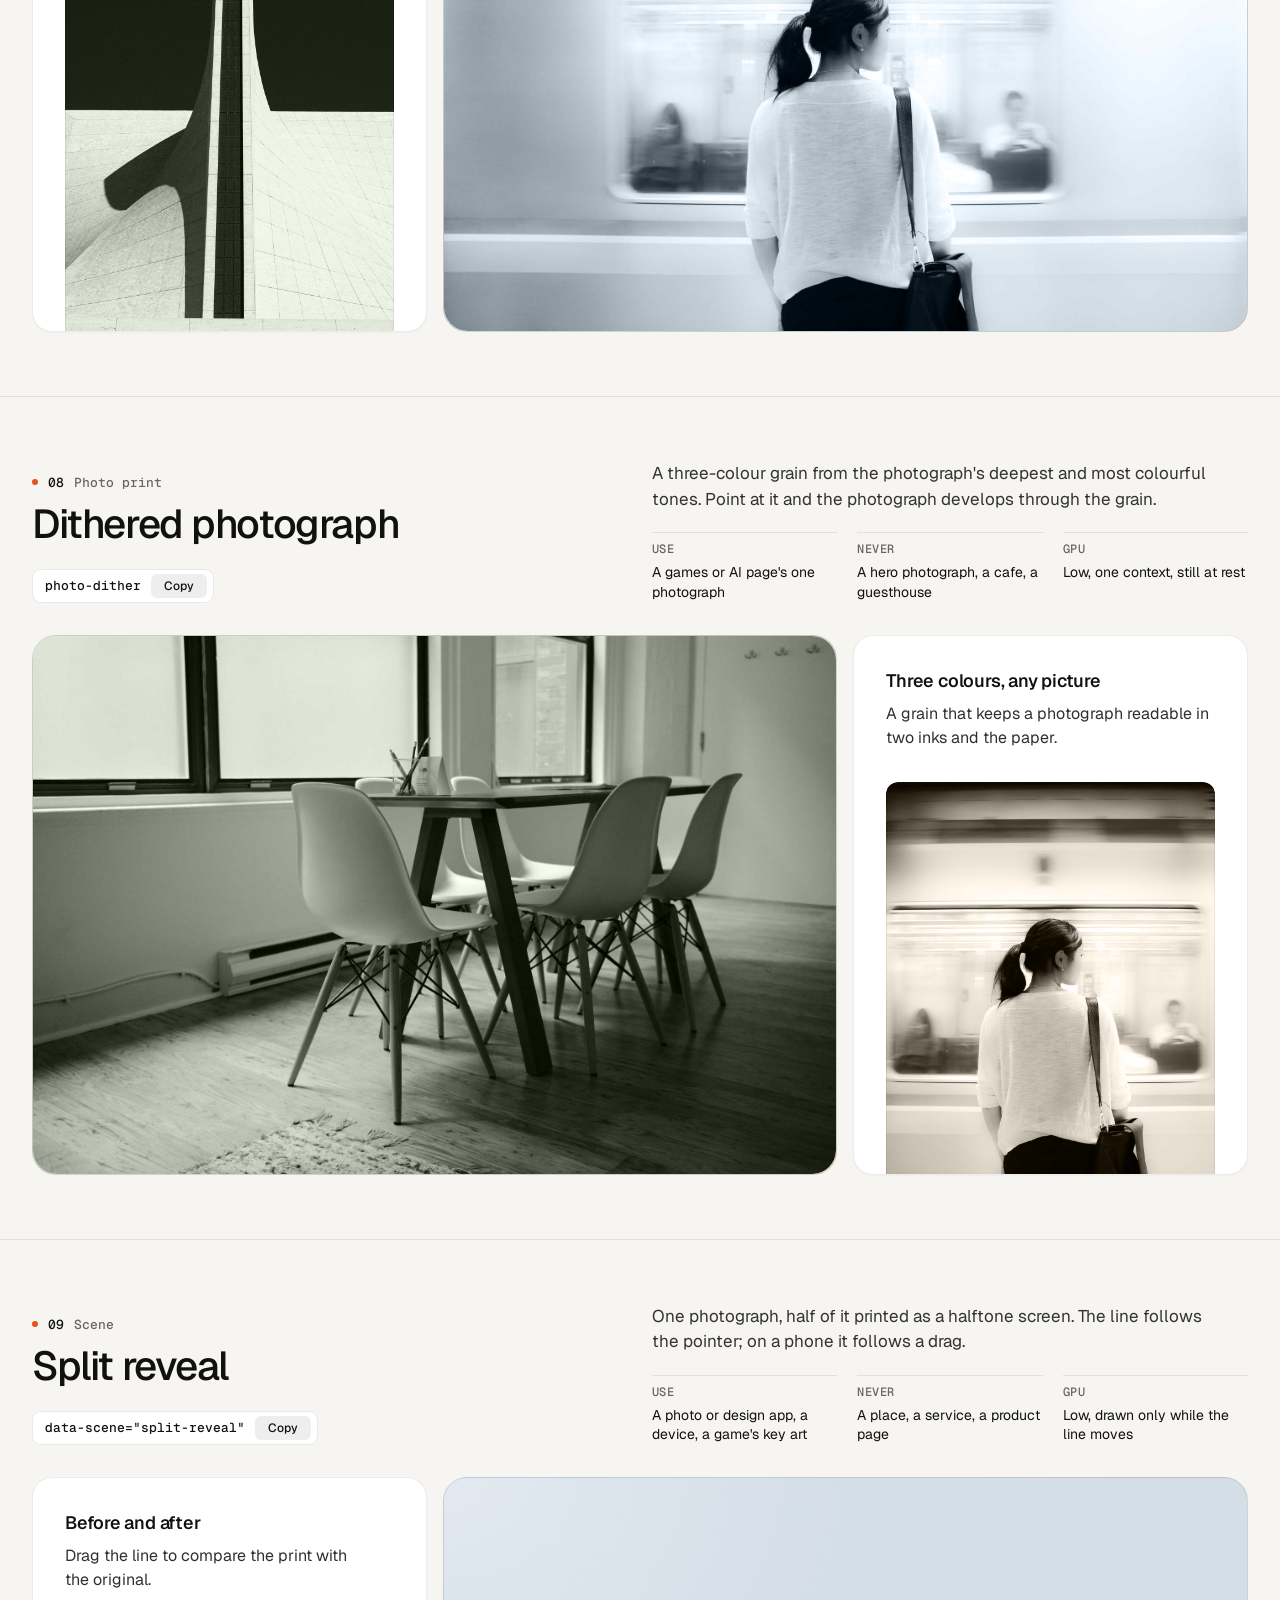
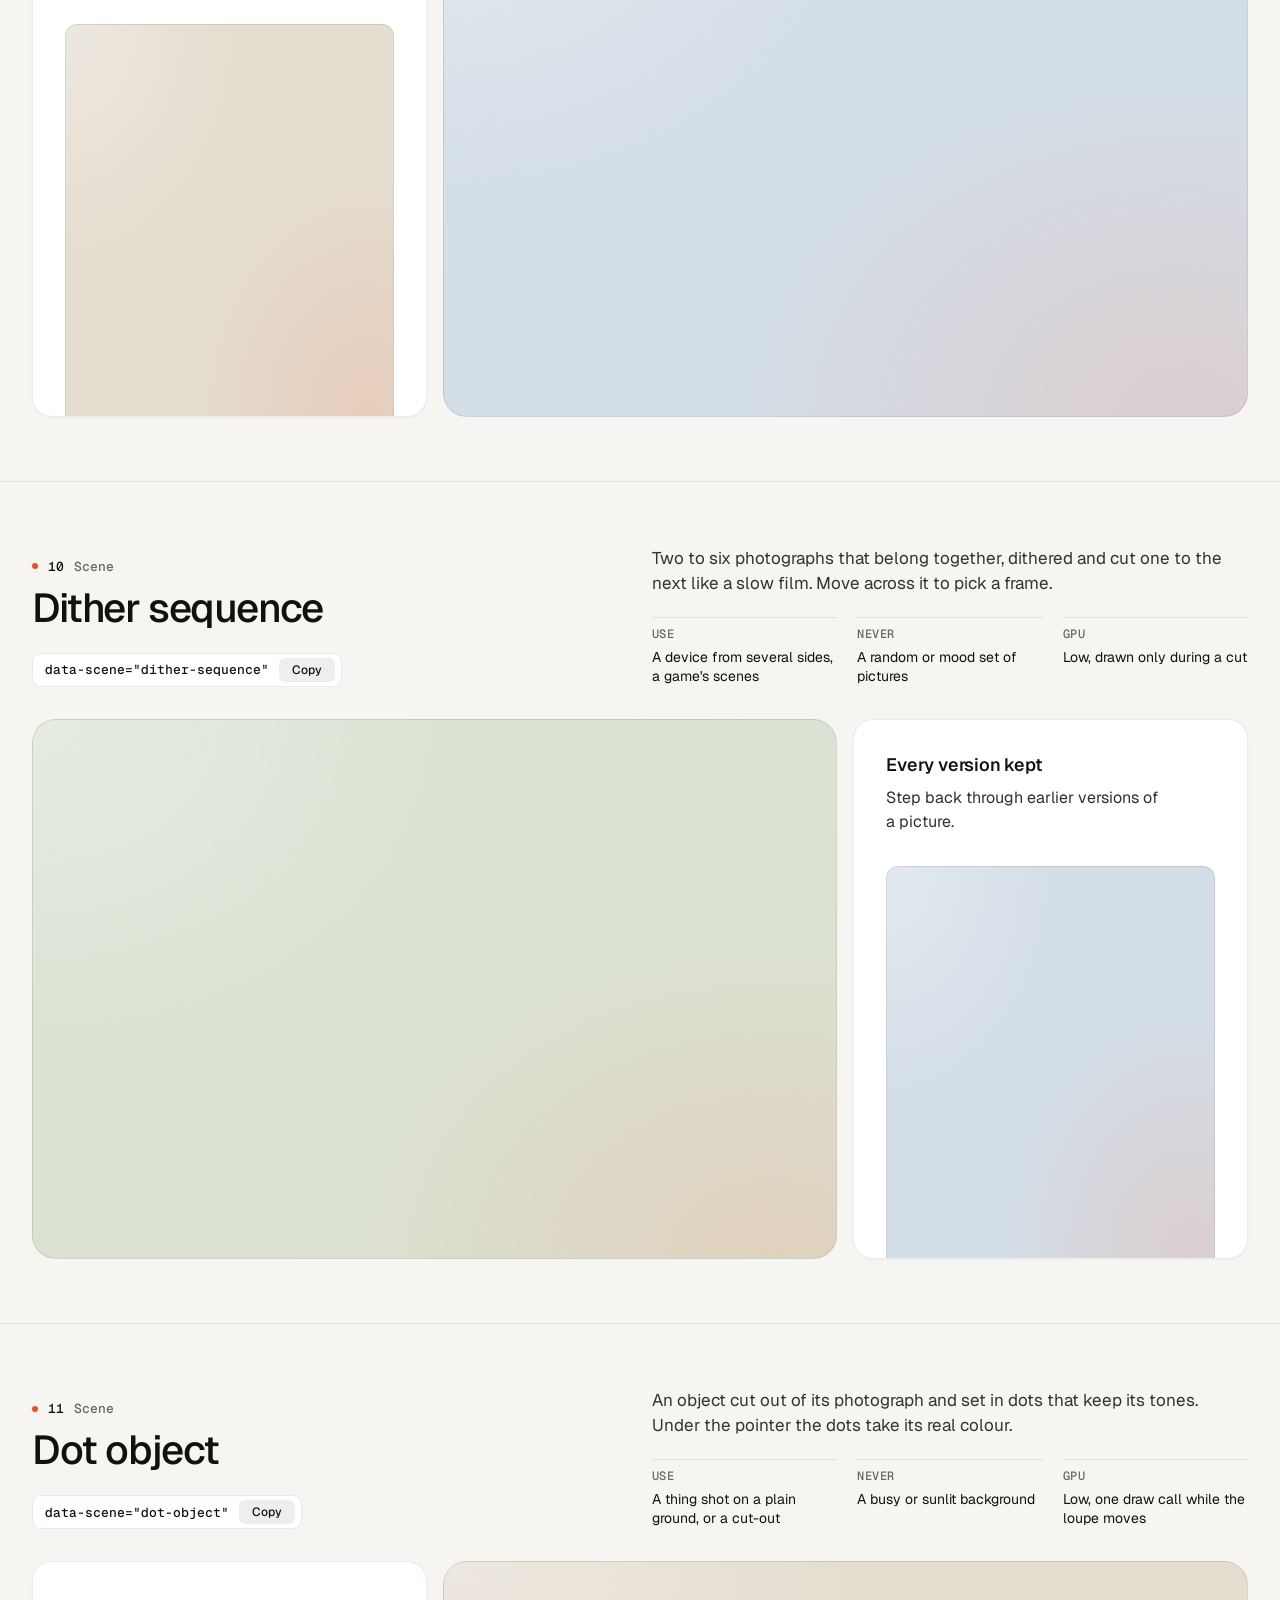
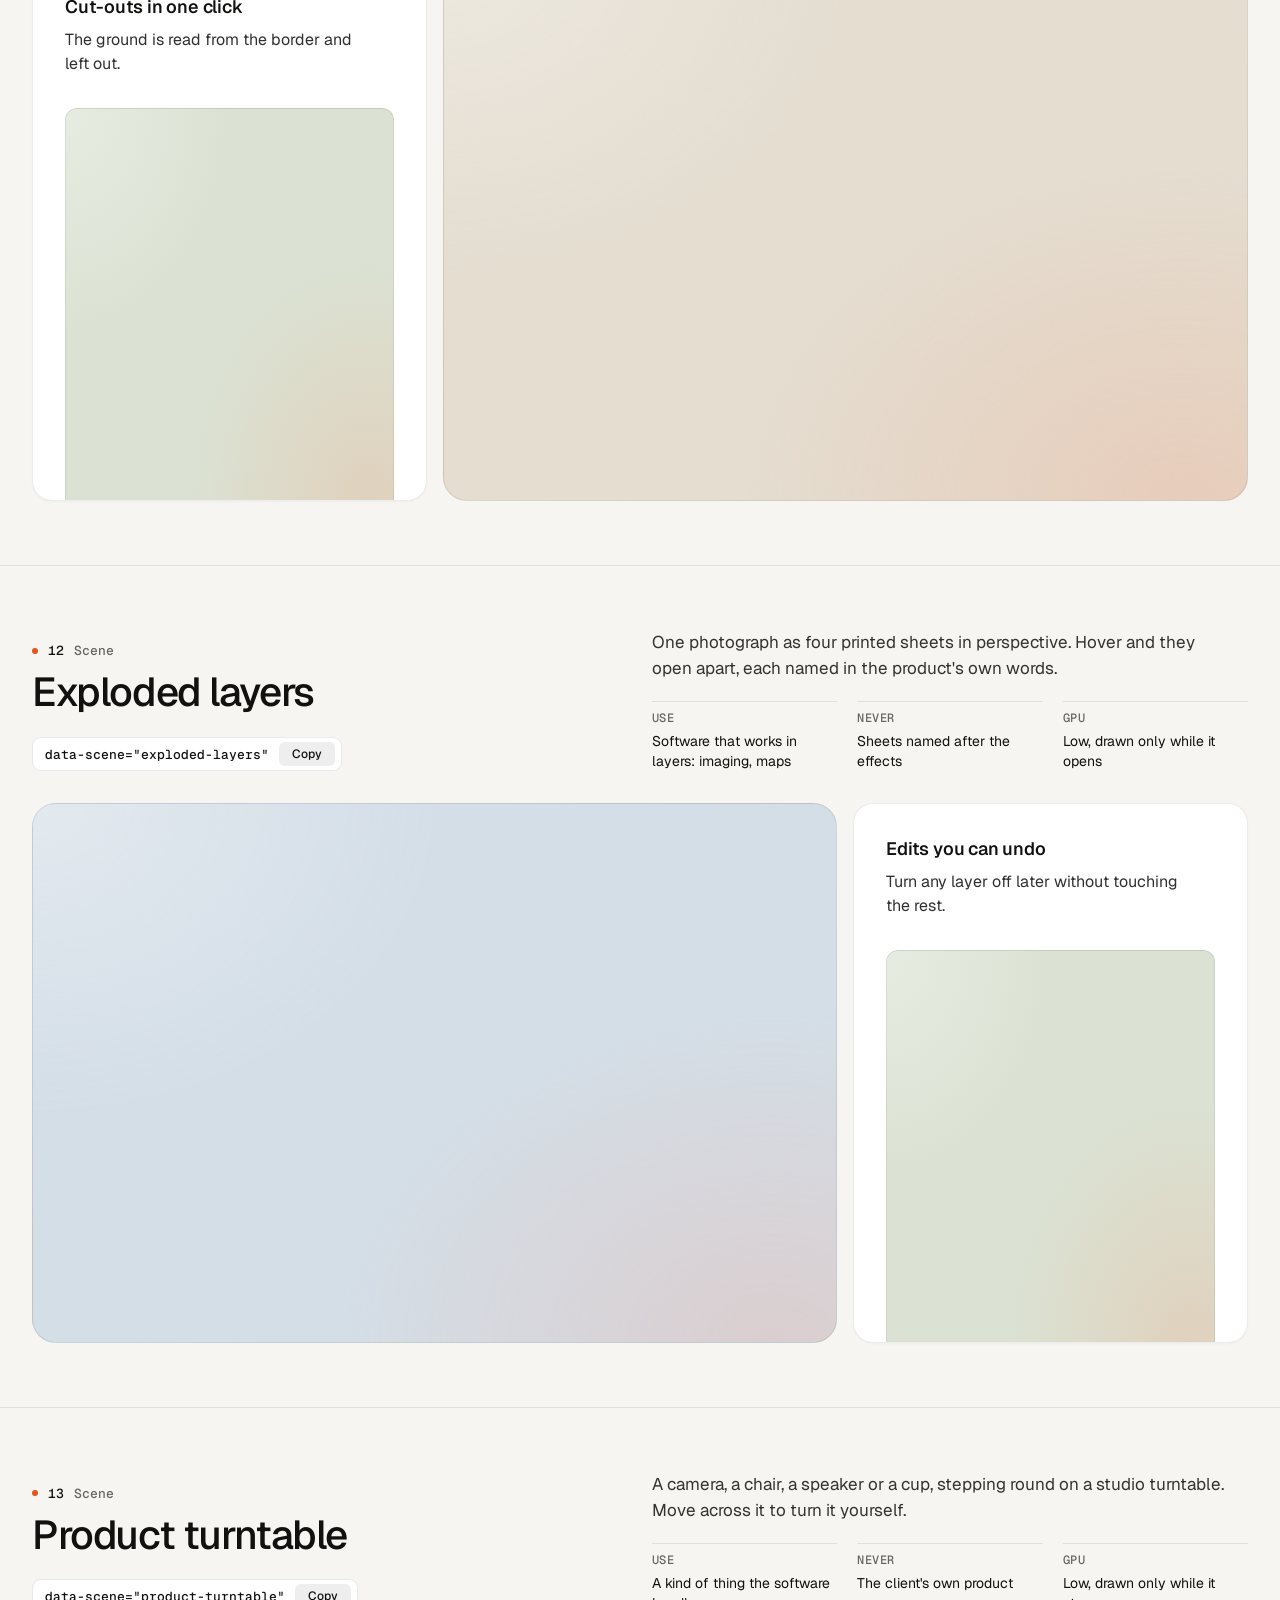
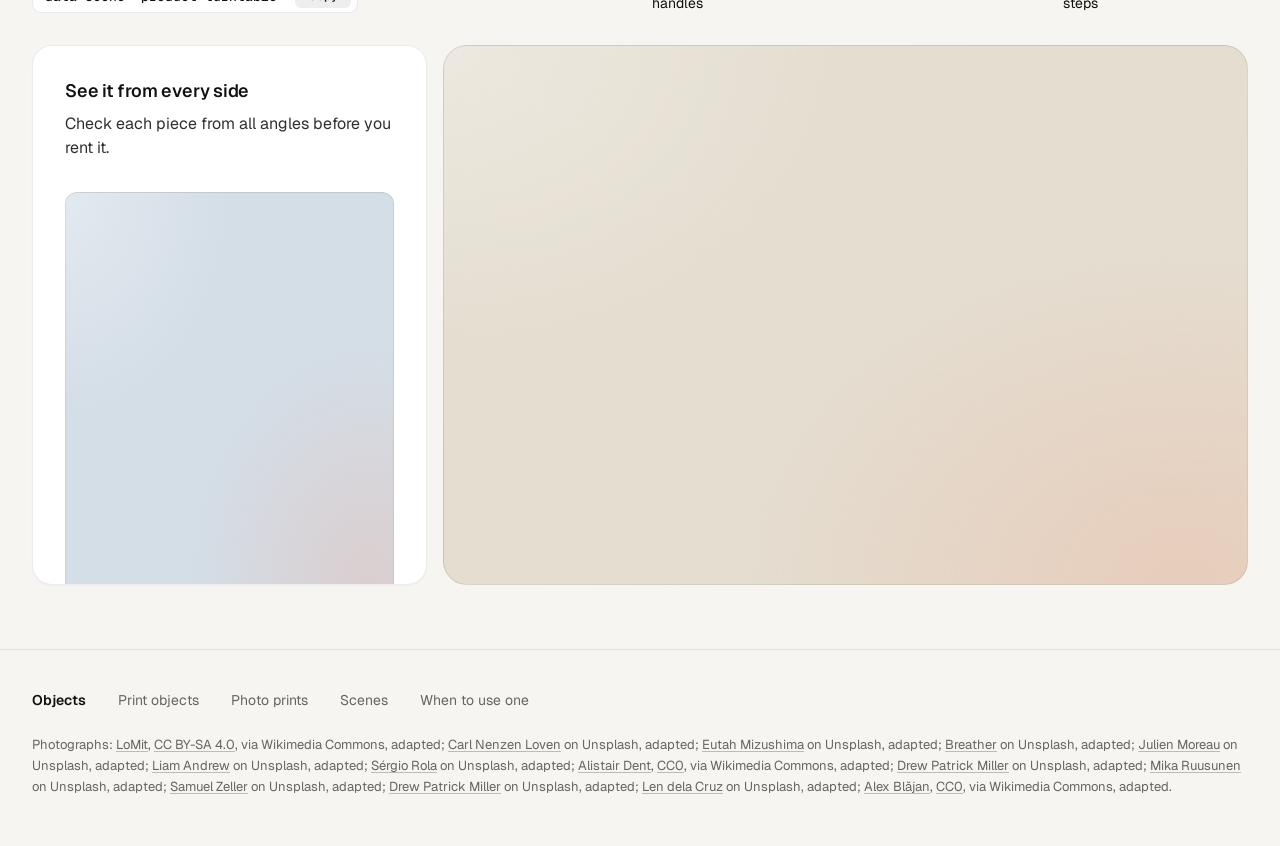
<file: .claude/skills/design-taste-frontend/assets/objects/index.html>
<!doctype html>
<html lang="en" data-palette="paper">
<head>
<script>window.__tpGlMax = 16;   /* a gallery shows many live effects at once; a page of a site keeps the default 4 (fx.js) */</script>
<meta charset="utf-8">
<meta name="viewport" content="width=device-width, initial-scale=1">
<title>Objects</title>
<meta name="description" content="Thirteen objects for one strong moment a page: products drawn in code, photographs printed by a shader, scenes that answer the pointer.">
<link rel="icon" href="data:,">
<link rel="preconnect" href="https://fonts.googleapis.com">
<link rel="preconnect" href="https://fonts.gstatic.com" crossorigin>
<link href="https://fonts.googleapis.com/css2?family=Geist:wght@300..700&family=Geist+Mono:wght@400;500&display=swap" rel="stylesheet">
<link rel="stylesheet" href="../ui/base.css">
<link rel="stylesheet" href="../ui/cards.css">
<style>
  /* palettes: page tokens, four grounds (--g1 sand, --g2 sky, --g3 sage, --g4 deep) and the globe's sea */
  :root {
    --font-text: "Geist", system-ui, sans-serif; --font-mono: "Geist Mono", ui-monospace, monospace;
    --ease: cubic-bezier(.2, .7, .2, 1);
    --gutter: 32px; --max: 1312px;
  }
  [data-palette="paper"] { --bg: #f6f5f1; --card: #ffffff; --surface: #ffffff; --ink: #111110; --muted: #66655f; --accent: #e5531c; --accent-ink: #ffffff;
    --g1: #e4ddd0; --g2: #d4dee7; --g3: #dbe2d3; --g4: #1a2230; --sea: #2f6aa8; --line: rgb(17 17 16 / 0.09); }
  [data-palette="stone"] { --bg: #e6e5e1; --card: #f3f2ef; --surface: #f3f2ef; --ink: #1a1b1d; --muted: #5d5e62; --accent: #2456d6; --accent-ink: #ffffff;
    --g1: #d6d5d0; --g2: #c9d4df; --g3: #dad3c6; --g4: #1d2633; --sea: #2456d6; --line: rgb(26 27 29 / 0.1); }
  [data-palette="graphite"] { --bg: #0b0b0c; --card: #141416; --surface: #141416; --ink: #f2f2ef; --muted: #96979c; --accent: #ff7a3c; --accent-ink: #120c08;
    --g1: #1e1d1b; --g2: #17202a; --g3: #1b201b; --g4: #23262c; --sea: #4f9be0; --line: rgb(242 242 239 / 0.09); }
  [data-palette="night"] { --bg: #070b14; --card: #0e1420; --surface: #0e1420; --ink: #e9edf3; --muted: #8b94a4; --accent: #5ab9fc; --accent-ink: #07101a;
    --g1: #121a29; --g2: #0f2231; --g3: #16202b; --g4: #1b2536; --sea: #5ab9fc; --line: rgb(233 237 243 / 0.09); }

  * { box-sizing: border-box; }
  html { scroll-padding-top: 64px; }
  html, body { margin: 0; }
  body { font-family: var(--font-text); background: var(--bg); color: var(--ink); -webkit-font-smoothing: antialiased; font-size: 16px; line-height: 1.5;
    transition: background-color 320ms var(--ease), color 320ms var(--ease); }
  a { color: inherit; }
  .wrap { max-width: var(--max); margin: 0 auto; padding: 0 var(--gutter); }

  /* ------------------------------------------------ the bar */
  .bar { position: sticky; top: 0; z-index: 30; background: color-mix(in oklab, var(--bg) 84%, transparent); backdrop-filter: blur(16px) saturate(1.2); border-bottom: 1px solid var(--line); }
  .bar__in { height: 64px; display: flex; align-items: center; gap: 32px; }
  .brand { display: inline-flex; align-items: center; gap: 10px; font-weight: 600; font-size: 15px; letter-spacing: -0.01em; text-decoration: none; }
  .brand svg { width: 22px; height: 22px; }
  .brand svg .a { fill: var(--accent); transition: transform 420ms var(--ease); transform-origin: 11px 11px; }
  .brand:hover svg .a { transform: rotate(90deg); }
  .nav { display: flex; gap: 24px; font-size: 14px; }
  .nav a { position: relative; text-decoration: none; color: var(--muted); transition: color 180ms ease; padding: 6px 0; }
  .nav a::after { content: ""; position: absolute; left: 0; right: 0; bottom: 0; height: 1px; background: currentColor; transform: scaleX(0); transform-origin: left; transition: transform 260ms var(--ease); }
  .nav a:hover { color: var(--ink); }
  .nav a:hover::after { transform: scaleX(1); }
  .sp { flex: 1; }
  .swatches { display: flex; align-items: center; gap: 6px; padding: 4px; border-radius: 999px; border: 1px solid var(--line); background: var(--card); }
  .sw { position: relative; width: 26px; height: 26px; border-radius: 50%; border: 0; padding: 0; cursor: pointer; background: linear-gradient(135deg, var(--s-bg) 0 50%, var(--s-ac) 50% 100%);
    box-shadow: inset 0 0 0 1px rgb(0 0 0 / 0.12); transition: transform 200ms var(--ease); }
  .sw::after { content: ""; position: absolute; inset: -3px; border-radius: 50%; box-shadow: 0 0 0 1.5px var(--ink); opacity: 0; transform: scale(0.8); transition: opacity 200ms ease, transform 260ms var(--ease); }
  .sw:hover { transform: scale(1.08); }
  .sw:active { transform: scale(0.94); }
  .sw[aria-pressed="true"]::after { opacity: 1; transform: scale(1); }
  .sw:focus-visible { outline: 2px solid var(--ink); outline-offset: 3px; }
  .sw-label { font-size: 13px; color: var(--muted); min-width: 60px; text-align: right; }

  /* ------------------------------------------------ grounds: a soft lit mesh of the ground's own tone, a fine grain */
  .gr, .card > .panel.gr { --calm-k: 0%; background-color: var(--pg);
    background-image:
      radial-gradient(80% 90% at 92% 100%, color-mix(in oklab, var(--accent) 13%, var(--pg)), transparent 68%),
      radial-gradient(70% 80% at 0% 0%, color-mix(in oklab, var(--lift, #ffffff) var(--lift-k, 34%), var(--pg)), transparent 72%); }
  .gr.dk, [data-palette="graphite"] .gr, [data-palette="night"] .gr { --lift: #ffffff; --lift-k: 6%; }
  .grain { position: absolute; inset: 0; z-index: 0; pointer-events: none; opacity: .32; mix-blend-mode: soft-light; border-radius: inherit;
    background-image: url("data:image/svg+xml;utf8,<svg xmlns='http://www.w3.org/2000/svg' width='160' height='160'><filter id='n'><feTurbulence type='fractalNoise' baseFrequency='.85' numOctaves='2' stitchTiles='stitch'/><feColorMatrix values='0 0 0 0 .5  0 0 0 0 .5  0 0 0 0 .5  0 0 0 .9 0'/></filter><rect width='100%' height='100%' filter='url(%23n)'/></svg>"); }
  .slot { position: absolute; inset: 0; z-index: 1; border-radius: inherit; }
  .slot > .host { position: absolute; inset: 0; border-radius: inherit; overflow: hidden; }

  /* ------------------------------------------------ hero */
  .hero { min-height: calc(100svh - 64px); display: grid; align-items: center; padding: 56px 0; }
  .hero__grid { display: grid; grid-template-columns: repeat(12, minmax(0, 1fr)); gap: 24px; align-items: center; }
  .hero__copy { grid-column: 1 / span 5; }
  .hero h1 { margin: 0; font-size: clamp(44px, 3.4vw + 12px, 72px); line-height: 1.02; letter-spacing: -0.045em; font-weight: 520; text-wrap: balance; }
  .hero__lede { margin: 24px 0 0; font-size: 19px; line-height: 1.5; color: var(--muted); max-width: 40ch; text-wrap: pretty; }
  .index { margin: 40px 0 0; padding: 0; list-style: none; border-top: 1px solid var(--line); max-width: 460px; }
  .index a { display: grid; grid-template-columns: 1fr auto 20px; align-items: center; gap: 16px; padding: 14px 0; border-bottom: 1px solid var(--line); text-decoration: none; font-size: 16px; font-weight: 500; }
  .index a span { font: 500 13px/1 var(--font-mono); color: var(--muted); }
  .index a svg { width: 16px; height: 16px; transition: transform 260ms var(--ease); }
  .index a:hover svg { transform: translateX(4px); }
  .hero__pics { grid-column: 7 / span 6; display: grid; grid-template-columns: 1fr 1fr; gap: 16px; height: min(70svh, 660px); min-height: 440px; }
  .pic { position: relative; overflow: clip; border-radius: 20px; border: 1px solid var(--line); isolation: isolate; }
  .pic img { position: absolute; inset: 0; width: 100%; height: 100%; object-fit: cover; object-position: 50% 42%; display: block; }
  .pic--down { margin-top: 48px; }

  /* ------------------------------------------------ an object, one screen */
  .obj { min-height: calc(100svh - 64px); display: grid; align-content: center; padding: 64px 0; border-top: 1px solid var(--line); }
  .obj__head { display: grid; grid-template-columns: repeat(12, minmax(0, 1fr)); gap: 24px; align-items: end; margin-bottom: 32px; }
  .obj__title { grid-column: 1 / span 5; }
  .obj__n { margin: 0 0 14px; font: 500 13px/1 var(--font-mono); color: var(--muted); display: flex; gap: 10px; align-items: center; }
  .obj__n b { color: var(--ink); font-weight: 500; }
  .obj__n i { width: 6px; height: 6px; border-radius: 50%; background: var(--accent); display: inline-block; }
  .obj h2 { margin: 0; font-size: clamp(34px, 1.9vw + 16px, 52px); line-height: 1.04; letter-spacing: -0.035em; font-weight: 520; text-wrap: balance; }
  .obj__about { grid-column: 7 / span 6; }
  .obj__line { margin: 0; font-size: 17px; line-height: 1.5; color: color-mix(in oklab, var(--ink) 82%, var(--bg)); max-width: 52ch; text-wrap: pretty; }
  .facts { display: grid; grid-template-columns: repeat(3, minmax(0, 1fr)); gap: 20px; margin: 20px 0 0; }
  .facts div { border-top: 1px solid var(--line); padding-top: 10px; }
  .facts dt { font: 500 12px/1 var(--font-mono); color: var(--muted); text-transform: uppercase; letter-spacing: .04em; }
  .facts dd { margin: 8px 0 0; font-size: 14px; line-height: 1.4; }
  .copy { margin-top: 24px; display: inline-flex; align-items: center; gap: 10px; height: 34px; padding: 0 6px 0 12px; border-radius: 9px; border: 1px solid var(--line);
    background: var(--card); color: var(--ink); font: 500 13px/1 var(--font-mono); cursor: pointer; transition: border-color 180ms ease, transform 160ms var(--ease); }
  .copy:hover { border-color: color-mix(in oklab, var(--ink) 24%, transparent); }
  .copy:active { transform: scale(0.97); }
  .copy:focus-visible { outline: 2px solid var(--ink); outline-offset: 2px; }
  .copy em { font-style: normal; display: inline-grid; place-items: center; height: 24px; padding: 0 8px; border-radius: 6px; background: color-mix(in oklab, var(--ink) 7%, transparent); font-family: var(--font-text); font-size: 12px; overflow: hidden; }
  .copy em span { grid-area: 1 / 1; transition: transform 260ms var(--ease), opacity 200ms ease; }
  .copy em span + span { transform: translateY(110%); opacity: 0; }
  .copy.done em span:first-child { transform: translateY(-110%); opacity: 0; }
  .copy.done em span + span { transform: none; opacity: 1; }

  .duo { display: grid; grid-template-columns: repeat(12, minmax(0, 1fr)); gap: 16px; height: clamp(400px, calc(100svh - 360px), 600px); }
  .big { grid-column: 1 / span 8; position: relative; overflow: clip; isolation: isolate; border-radius: 24px; border: 1px solid var(--line); }
  .duo .card { grid-column: 9 / span 4; }
  .obj:nth-of-type(even) .big { grid-column: 5 / span 8; grid-row: 1; }
  .obj:nth-of-type(even) .duo .card { grid-column: 1 / span 4; grid-row: 1; }
  .duo .card > .panel { flex: 1 1 auto; min-height: 0; }

  /* ------------------------------------------------ footer */
  .foot { border-top: 1px solid var(--line); padding: 40px 0 48px; font-size: 14px; color: var(--muted); }
  .foot__row { display: flex; flex-wrap: wrap; gap: 12px 32px; align-items: baseline; }
  .foot__row b { color: var(--ink); font-weight: 600; }
  .foot__row a { text-decoration: none; }
  .foot__row a:hover { color: var(--ink); }
  .credits { margin: 24px 0 0; font-size: 13px; line-height: 1.6; color: var(--muted); }
  .credits a { text-decoration: underline; text-decoration-color: color-mix(in oklab, currentColor 40%, transparent); text-underline-offset: 2px; }

  @media (max-width: 1023px) {
    .hero__copy, .hero__pics { grid-column: 1 / -1; }
    .hero__pics { height: auto; min-height: 0; }
    .pic { aspect-ratio: 3 / 4; }
    .obj__title, .obj__about { grid-column: 1 / -1; }
    .duo { height: auto; grid-template-columns: minmax(0, 1fr); }
    .big, .duo .card, .obj:nth-of-type(even) .big, .obj:nth-of-type(even) .duo .card { grid-column: 1 / -1; grid-row: auto; }
    .big { aspect-ratio: 4 / 3; }
    .duo .card > .panel { flex: none; height: 320px; }
  }
  @media (max-width: 760px) {
    :root { --gutter: 16px; }
    .nav, .sw-label { display: none; }
    .hero { padding: 32px 0 40px; }
    .hero__lede { font-size: 17px; }
    .hero__pics { gap: 10px; }
    .pic { border-radius: 16px; }
    .pic--down { margin-top: 28px; }
    .obj { padding: 72px 0; min-height: 0; }
    .obj .wrap { display: flex; flex-direction: column; }
    .obj__head, .obj__about { display: contents; }
    .obj__title { order: 1; margin-bottom: 16px; }
    .obj__line { order: 2; margin-bottom: 28px; }
    .duo { order: 3; }
    .facts { order: 4; margin-top: 28px; }
    .copy, .index { display: none; }
    .facts { grid-template-columns: minmax(0, 1fr); gap: 0; }
    .facts div { display: grid; grid-template-columns: 96px 1fr; gap: 12px; padding: 10px 0; }
    .facts dd { margin: 0; }
    .big { aspect-ratio: 4 / 5; border-radius: 18px; }
    .duo .card > .panel { height: 300px; }
  }
  @media (prefers-reduced-motion: reduce) { *, *::before, *::after { transition-duration: 0ms !important; } }
</style>
</head>
<body>
<header class="bar">
  <div class="wrap bar__in">
    <a class="brand" href="#top" aria-label="Objects, back to the top">
      <svg viewBox="0 0 22 22" aria-hidden="true"><rect x="1" y="1" width="20" height="20" rx="6" fill="currentColor"/><rect class="a" x="7" y="7" width="8" height="8" rx="2"/></svg>
      Objects
    </a>
    <nav class="nav" aria-label="Families">
      <a href="#print-cup">Print objects</a>
      <a href="#photo-halftone">Photo prints</a>
      <a href="#split-reveal">Scenes</a>
    </nav>
    <span class="sp"></span>
    <span class="sw-label" id="sw-label">Paper</span>
    <div class="swatches" role="group" aria-label="Palette">
      <button type="button" class="sw" data-pal="paper" aria-label="Paper" aria-pressed="true" style="--s-bg:#f6f5f1;--s-ac:#e5531c"></button>
      <button type="button" class="sw" data-pal="stone" aria-label="Stone" aria-pressed="false" style="--s-bg:#e6e5e1;--s-ac:#2456d6"></button>
      <button type="button" class="sw" data-pal="graphite" aria-label="Graphite" aria-pressed="false" style="--s-bg:#141416;--s-ac:#ff7a3c"></button>
      <button type="button" class="sw" data-pal="night" aria-label="Night" aria-pressed="false" style="--s-bg:#0e1420;--s-ac:#5ab9fc"></button>
    </div>
  </div>
</header>

<main id="top">
  <section class="hero">
    <div class="wrap hero__grid">
      <div class="hero__copy">
        <h1>Objects for one strong moment a page.</h1>
        <p class="hero__lede">Products drawn in code, photographs printed by a shader, and scenes that answer the pointer. A photograph leads where there is one. An object leads where there is none.</p>
        <ul class="index">
          <li><a href="#print-cup">Print objects <span>05</span><svg viewBox="0 0 16 16" fill="none" stroke="currentColor" stroke-width="1.5" aria-hidden="true"><path d="M3 8h10M9 4l4 4-4 4"/></svg></a></li>
          <li><a href="#photo-halftone">Photo prints <span>03</span><svg viewBox="0 0 16 16" fill="none" stroke="currentColor" stroke-width="1.5" aria-hidden="true"><path d="M3 8h10M9 4l4 4-4 4"/></svg></a></li>
          <li><a href="#split-reveal">Scenes <span>05</span><svg viewBox="0 0 16 16" fill="none" stroke="currentColor" stroke-width="1.5" aria-hidden="true"><path d="M3 8h10M9 4l4 4-4 4"/></svg></a></li>
        </ul>
      </div>
      <div class="hero__pics">
        <div class="pic"><img src="photo-kit/photos/lamp.jpg" width="1280" height="1757" alt="Cream ceramic table lamp on a glossy side table in low sun" decoding="async"></div>
        <article class="pic pic--down gr" style="--pg: var(--g1)" aria-label="A balanced-arm desk lamp">
          <div class="grain"></div>
          <div class="slot" data-slot='{"kind":"print","id":"print-lamp","place":"card","ground":"g1","params":{"size":1.06,"x":-0.08,"y":-0.2}}'></div>
        </article>
      </div>
    </div>
  </section>

  <!-- ===================================================== print objects -->
  <section class="obj" id="print-cup">
    <div class="wrap">
      <div class="obj__head">
        <div class="obj__title"><p class="obj__n"><i></i><b>01</b> Print object</p><h2>Cup and saucer</h2>
          <button type="button" class="copy" data-copy='<div data-print="print-cup" data-print-place="card"></div>'>data-print="print-cup"<em><span>Copy</span><span>Copied</span></em></button></div>
        <div class="obj__about">
          <p class="obj__line">A porcelain cup of coffee on its saucer, the glaze in your accent. Click it to stir.</p>
          <dl class="facts"><div><dt>Leads</dt><dd>A tableware maker with no photographs</dd></div><div><dt>As a print</dt><dd>A software card about a morning</dd></div><div><dt>GPU</dt><dd>High while it turns, one frame at rest</dd></div></dl>
        </div>
      </div>
      <div class="duo">
        <article class="big gr" style="--pg: var(--g1)"><div class="grain"></div>
          <div class="slot" data-slot='{"kind":"print","id":"print-cup","place":"hero","ground":"g1","params":{"size":0.96,"x":0.16,"y":-0.04}}'></div></article>
        <article class="card"><h3>Morning digest</h3><p>One email at 8:00 with everything that changed overnight.</p>
          <div class="panel gr" style="--pg: var(--g2)"><div class="grain"></div>
            <div class="slot" data-slot='{"kind":"print","id":"print-cup","place":"card","ground":"g2","params":{"effect":"halftone","turn":0}}'></div></div></article>
      </div>
    </div>
  </section>

  <section class="obj" id="print-wheel">
    <div class="wrap">
      <div class="obj__head">
        <div class="obj__title"><p class="obj__n"><i></i><b>02</b> Print object</p><h2>Bicycle wheel</h2>
          <button type="button" class="copy" data-copy='<div data-print="print-wheel" data-print-place="card"></div>'>data-print="print-wheel"<em><span>Copy</span><span>Copied</span></em></button></div>
        <div class="obj__about">
          <p class="obj__line">A road wheel with a tan-wall tyre, an alloy rim and 24 spokes, the hub in your accent. Click it to spin it up.</p>
          <dl class="facts"><div><dt>Leads</dt><dd>A maker of wheels or hubs, never a whole bike</dd></div><div><dt>As a print</dt><dd>A card about speed or a mechanism</dd></div><div><dt>GPU</dt><dd>High while it turns, one frame at rest</dd></div></dl>
        </div>
      </div>
      <div class="duo">
        <article class="big gr" style="--pg: var(--g2)"><div class="grain"></div>
          <div class="slot" data-slot='{"kind":"print","id":"print-wheel","place":"card","ground":"g2","params":{"size":1.34,"x":-0.08,"y":-0.3}}'></div></article>
        <article class="card"><h3>Background sync</h3><p>Runs every five minutes, whether the app is open or not.</p>
          <div class="panel gr" style="--pg: var(--g3)"><div class="grain"></div>
            <div class="slot" data-slot='{"kind":"print","id":"print-wheel","place":"card","ground":"g3","params":{"effect":"halftone","turn":0}}'></div></div></article>
      </div>
    </div>
  </section>

  <section class="obj" id="print-lamp">
    <div class="wrap">
      <div class="obj__head">
        <div class="obj__title"><p class="obj__n"><i></i><b>03</b> Print object</p><h2>Desk lamp</h2>
          <button type="button" class="copy" data-copy='<div data-print="print-lamp" data-print-place="card"></div>'>data-print="print-lamp"<em><span>Copy</span><span>Copied</span></em></button></div>
        <div class="obj__about">
          <p class="obj__line">A balanced-arm desk lamp on chrome springs, the base and shade enamelled in your accent. Click it to switch it on.</p>
          <dl class="facts"><div><dt>Leads</dt><dd>A lighting maker with no photographs</dd></div><div><dt>As a print</dt><dd>A card about focus or working late</dd></div><div><dt>GPU</dt><dd>High while it moves, one frame at rest</dd></div></dl>
        </div>
      </div>
      <div class="duo">
        <article class="big gr" style="--pg: var(--g3)"><div class="grain"></div>
          <div class="slot" data-slot='{"kind":"print","id":"print-lamp","place":"hero","ground":"g3","params":{"size":0.98,"x":0.14,"y":-0.06,"angle":-24}}'></div></article>
        <article class="card"><h3>Focus mode</h3><p>Alerts wait until you switch it off.</p>
          <div class="panel gr dk" style="--pg: var(--g4)"><div class="grain"></div>
            <div class="slot" data-slot='{"kind":"print","id":"print-lamp","place":"card","ground":"g4","params":{"effect":"dither","step":1,"turn":0}}' aria-label="A desk lamp, switched on"></div></div></article>
      </div>
    </div>
  </section>

  <section class="obj" id="print-globe">
    <div class="wrap">
      <div class="obj__head">
        <div class="obj__title"><p class="obj__n"><i></i><b>04</b> Print object</p><h2>Desk globe</h2>
          <button type="button" class="copy" data-copy='<div data-print="print-globe" data-print-place="card" data-print-params=&apos;{"effect":"engrave"}&apos;></div>'>data-print="print-globe"<em><span>Copy</span><span>Copied</span></em></button></div>
        <div class="obj__about">
          <p class="obj__line">A desk globe with the real coastlines, a brass meridian and a walnut stand. Its sea takes a blue or teal accent. Click it to spin.</p>
          <dl class="facts"><div><dt>Leads</dt><dd>A maker of globes or maps</dd></div><div><dt>As a print</dt><dd>A card about regions or shipping</dd></div><div><dt>GPU</dt><dd>High while it turns, one frame at rest</dd></div></dl>
        </div>
      </div>
      <div class="duo">
        <article class="big gr" style="--pg: var(--g2)"><div class="grain"></div>
          <div class="slot" data-slot='{"kind":"print","id":"print-globe","place":"card","ground":"g2","sea":true,"params":{"size":1.3,"x":-0.1,"y":-0.3}}'></div></article>
        <article class="card"><h3>14 regions</h3><p>Pick where your data lives. Move it later in two clicks.</p>
          <div class="panel gr dk" style="--pg: var(--g4)"><div class="grain"></div>
            <div class="slot" data-slot='{"kind":"print","id":"print-globe","place":"card","ground":"g4","sea":true,"params":{"effect":"engrave","turn":0}}'></div></div></article>
      </div>
    </div>
  </section>

  <section class="obj" id="print-cards">
    <div class="wrap">
      <div class="obj__head">
        <div class="obj__title"><p class="obj__n"><i></i><b>05</b> Print object</p><h2>Playing cards</h2>
          <button type="button" class="copy" data-copy='<div data-print="print-cards" data-print-place="card"></div>'>data-print="print-cards"<em><span>Copy</span><span>Copied</span></em></button></div>
        <div class="obj__about">
          <p class="obj__line">A stack of playing cards, the ace of diamonds face up and the backs in your accent. Click to fan them out.</p>
          <dl class="facts"><div><dt>Leads</dt><dd>A maker of card or board games</dd></div><div><dt>As a print</dt><dd>A games card about a hand or a deal</dd></div><div><dt>GPU</dt><dd>High while it moves, one frame at rest</dd></div></dl>
        </div>
      </div>
      <div class="duo">
        <article class="big gr" style="--pg: var(--g3)"><div class="grain"></div>
          <div class="slot" data-slot='{"kind":"print","id":"print-cards","place":"hero","ground":"g3","params":{"size":0.98,"x":0.16,"y":-0.04}}'></div></article>
        <article class="card"><h3>Fair draws</h3><p>Every shuffle is logged, so any player can check a deal.</p>
          <div class="panel gr" style="--pg: var(--g1)"><div class="grain"></div>
            <div class="slot" data-slot='{"kind":"print","id":"print-cards","place":"card","ground":"g1","params":{"effect":"halftone","turn":0}}'></div></div></article>
      </div>
    </div>
  </section>

  <!-- ===================================================== photo prints -->
  <section class="obj" id="photo-halftone">
    <div class="wrap">
      <div class="obj__head">
        <div class="obj__title"><p class="obj__n"><i></i><b>06</b> Photo print</p><h2>Halftone photograph</h2>
          <button type="button" class="copy" data-copy="import print from './assets/objects/photo-halftone/object.js'; print.mount(frame, { palette: fx.readPalette(frame) });">photo-halftone<em><span>Copy</span><span>Copied</span></em></button></div>
        <div class="obj__about">
          <p class="obj__line">One photograph in one ink: round dots on a 45° screen, clean paper in the light. Point at it and a loupe shows its colour.</p>
          <dl class="facts"><div><dt>Use</dt><dd>One photograph band on a design or software page</dd></div><div><dt>Never</dt><dd>A hero photograph, a cafe, a guesthouse</dd></div><div><dt>GPU</dt><dd>Low, one context, still at rest</dd></div></dl>
        </div>
      </div>
      <div class="duo">
        <article class="big gr" style="--pg: var(--g1)">
          <div class="slot" data-slot='{"kind":"photo","id":"photo-halftone","ground":"g1","photo":"concrete"}'></div></article>
        <article class="card"><h3>Screens for print</h3><p>Send any photograph to press as a one-ink halftone.</p>
          <div class="panel gr" style="--pg: var(--g2)">
            <div class="slot" data-slot='{"kind":"photo","id":"photo-halftone","ground":"g2","photo":"lamp","params":{"tint":1}}'></div></div></article>
      </div>
    </div>
  </section>

  <section class="obj" id="photo-engraving">
    <div class="wrap">
      <div class="obj__head">
        <div class="obj__title"><p class="obj__n"><i></i><b>07</b> Photo print</p><h2>Engraved photograph</h2>
          <button type="button" class="copy" data-copy="import print from './assets/objects/photo-engraving/object.js'; print.mount(frame, { palette: fx.readPalette(frame) });">photo-engraving<em><span>Copy</span><span>Copied</span></em></button></div>
        <div class="obj__about">
          <p class="obj__line">Diagonal lines that swell in the shadows and bend over the forms, over a light wash of the photograph's colour. Point at it and the lines part.</p>
          <dl class="facts"><div><dt>Use</dt><dd>A tile whose subject is the photograph</dd></div><div><dt>Never</dt><dd>A hero photograph, a cafe, a guesthouse</dd></div><div><dt>GPU</dt><dd>Low, one context, still at rest</dd></div></dl>
        </div>
      </div>
      <div class="duo">
        <article class="big gr" style="--pg: var(--g2)">
          <div class="slot" data-slot='{"kind":"photo","id":"photo-engraving","ground":"g2","photo":"platform","photoDark":"concrete"}'></div></article>
        <article class="card"><h3>Line art from a photo</h3><p>Turn a product shot into a plate for packaging.</p>
          <div class="panel gr" style="--pg: var(--g3)">
            <div class="slot" data-slot='{"kind":"photo","id":"photo-engraving","ground":"g3","photo":"concrete","photoDark":"room"}'></div></div></article>
      </div>
    </div>
  </section>

  <section class="obj" id="photo-dither">
    <div class="wrap">
      <div class="obj__head">
        <div class="obj__title"><p class="obj__n"><i></i><b>08</b> Photo print</p><h2>Dithered photograph</h2>
          <button type="button" class="copy" data-copy="import print from './assets/objects/photo-dither/object.js'; print.mount(frame, { palette: fx.readPalette(frame) });">photo-dither<em><span>Copy</span><span>Copied</span></em></button></div>
        <div class="obj__about">
          <p class="obj__line">A three-colour grain from the photograph's deepest and most colourful tones. Point at it and the photograph develops through the grain.</p>
          <dl class="facts"><div><dt>Use</dt><dd>A games or AI page's one photograph</dd></div><div><dt>Never</dt><dd>A hero photograph, a cafe, a guesthouse</dd></div><div><dt>GPU</dt><dd>Low, one context, still at rest</dd></div></dl>
        </div>
      </div>
      <div class="duo">
        <article class="big gr" style="--pg: var(--g3)">
          <div class="slot" data-slot='{"kind":"photo","id":"photo-dither","ground":"g3","photo":"room"}'></div></article>
        <article class="card"><h3>Three colours, any picture</h3><p>A grain that keeps a photograph readable in two inks and the paper.</p>
          <div class="panel gr" style="--pg: var(--g1)">
            <div class="slot" data-slot='{"kind":"photo","id":"photo-dither","ground":"g1","photo":"platform"}'></div></div></article>
      </div>
    </div>
  </section>

  <!-- ===================================================== scenes -->
  <section class="obj" id="split-reveal">
    <div class="wrap">
      <div class="obj__head">
        <div class="obj__title"><p class="obj__n"><i></i><b>09</b> Scene</p><h2>Split reveal</h2>
          <button type="button" class="copy" data-copy='<div data-scene="split-reveal" data-scene-src="assets/img/photo.jpg"></div>'>data-scene="split-reveal"<em><span>Copy</span><span>Copied</span></em></button></div>
        <div class="obj__about">
          <p class="obj__line">One photograph, half of it printed as a halftone screen. The line follows the pointer; on a phone it follows a drag.</p>
          <dl class="facts"><div><dt>Use</dt><dd>A photo or design app, a device, a game's key art</dd></div><div><dt>Never</dt><dd>A place, a service, a product page</dd></div><div><dt>GPU</dt><dd>Low, drawn only while the line moves</dd></div></dl>
        </div>
      </div>
      <div class="duo">
        <article class="big gr" style="--pg: var(--g2)">
          <div class="slot" data-slot='{"kind":"scene","id":"split-reveal","ground":"g2","src":"default"}'></div></article>
        <article class="card"><h3>Before and after</h3><p>Drag the line to compare the print with the original.</p>
          <div class="panel gr" style="--pg: var(--g1)">
            <div class="slot" data-slot='{"kind":"scene","id":"split-reveal","ground":"g1","src":"roof","params":{"side":"right","split":0.42}}'></div></div></article>
      </div>
    </div>
  </section>

  <section class="obj" id="dither-sequence">
    <div class="wrap">
      <div class="obj__head">
        <div class="obj__title"><p class="obj__n"><i></i><b>10</b> Scene</p><h2>Dither sequence</h2>
          <button type="button" class="copy" data-copy='<div data-scene="dither-sequence" data-scene-src=&apos;[{"src":"a.jpg"},{"src":"b.jpg"}]&apos;></div>'>data-scene="dither-sequence"<em><span>Copy</span><span>Copied</span></em></button></div>
        <div class="obj__about">
          <p class="obj__line">Two to six photographs that belong together, dithered and cut one to the next like a slow film. Move across it to pick a frame.</p>
          <dl class="facts"><div><dt>Use</dt><dd>A device from several sides, a game's scenes</dd></div><div><dt>Never</dt><dd>A random or mood set of pictures</dd></div><div><dt>GPU</dt><dd>Low, drawn only during a cut</dd></div></dl>
        </div>
      </div>
      <div class="duo">
        <article class="big gr" style="--pg: var(--g3)">
          <div class="slot" data-slot='{"kind":"scene","id":"dither-sequence","ground":"g3","src":"default"}'></div></article>
        <article class="card"><h3>Every version kept</h3><p>Step back through earlier versions of a picture.</p>
          <div class="panel gr" style="--pg: var(--g2)">
            <div class="slot" data-slot='{"kind":"scene","id":"dither-sequence","ground":"g2","src":"spirals","params":{"fit":"contain","autoplay":0}}'></div></div></article>
      </div>
    </div>
  </section>

  <section class="obj" id="dot-object">
    <div class="wrap">
      <div class="obj__head">
        <div class="obj__title"><p class="obj__n"><i></i><b>11</b> Scene</p><h2>Dot object</h2>
          <button type="button" class="copy" data-copy='<div data-scene="dot-object" data-scene-src="assets/img/object-on-white.jpg"></div>'>data-scene="dot-object"<em><span>Copy</span><span>Copied</span></em></button></div>
        <div class="obj__about">
          <p class="obj__line">An object cut out of its photograph and set in dots that keep its tones. Under the pointer the dots take its real colour.</p>
          <dl class="facts"><div><dt>Use</dt><dd>A thing shot on a plain ground, or a cut-out</dd></div><div><dt>Never</dt><dd>A busy or sunlit background</dd></div><div><dt>GPU</dt><dd>Low, one draw call while the loupe moves</dd></div></dl>
        </div>
      </div>
      <div class="duo">
        <article class="big gr" style="--pg: var(--g1)">
          <div class="slot" data-slot='{"kind":"scene","id":"dot-object","ground":"g1","src":"default"}'></div></article>
        <article class="card"><h3>Cut-outs in one click</h3><p>The ground is read from the border and left out.</p>
          <div class="panel gr" style="--pg: var(--g3)">
            <div class="slot" data-slot='{"kind":"scene","id":"dot-object","ground":"g3","src":"dahlia"}'></div></div></article>
      </div>
    </div>
  </section>

  <section class="obj" id="exploded-layers">
    <div class="wrap">
      <div class="obj__head">
        <div class="obj__title"><p class="obj__n"><i></i><b>12</b> Scene</p><h2>Exploded layers</h2>
          <button type="button" class="copy" data-copy='<div data-scene="exploded-layers" data-scene-src="assets/img/photo.jpg" data-scene-params=&apos;{"names":["Photo","Colour","Light","Depth"]}&apos;></div>'>data-scene="exploded-layers"<em><span>Copy</span><span>Copied</span></em></button></div>
        <div class="obj__about">
          <p class="obj__line">One photograph as four printed sheets in perspective. Hover and they open apart, each named in the product's own words.</p>
          <dl class="facts"><div><dt>Use</dt><dd>Software that works in layers: imaging, maps</dd></div><div><dt>Never</dt><dd>Sheets named after the effects</dd></div><div><dt>GPU</dt><dd>Low, drawn only while it opens</dd></div></dl>
        </div>
      </div>
      <div class="duo">
        <article class="big gr" style="--pg: var(--g2)">
          <div class="slot" data-slot='{"kind":"scene","id":"exploded-layers","ground":"g2","src":"default","params":{"names":["Photo","Colour","Light","Depth"]}}'></div></article>
        <article class="card"><h3>Edits you can undo</h3><p>Turn any layer off later without touching the rest.</p>
          <div class="panel gr" style="--pg: var(--g3)">
            <div class="slot" data-slot='{"kind":"scene","id":"exploded-layers","ground":"g3","src":"lattice"}'></div></div></article>
      </div>
    </div>
  </section>

  <section class="obj" id="product-turntable">
    <div class="wrap">
      <div class="obj__head">
        <div class="obj__title"><p class="obj__n"><i></i><b>13</b> Scene</p><h2>Product turntable</h2>
          <button type="button" class="copy" data-copy='<div data-scene="product-turntable" data-scene-params=&apos;{"form":"chair"}&apos;></div>'>data-scene="product-turntable"<em><span>Copy</span><span>Copied</span></em></button></div>
        <div class="obj__about">
          <p class="obj__line">A camera, a chair, a speaker or a cup, stepping round on a studio turntable. Move across it to turn it yourself.</p>
          <dl class="facts"><div><dt>Use</dt><dd>A kind of thing the software handles</dd></div><div><dt>Never</dt><dd>The client's own product</dd></div><div><dt>GPU</dt><dd>Low, drawn only while it steps</dd></div></dl>
        </div>
      </div>
      <div class="duo">
        <article class="big gr" style="--pg: var(--g1)">
          <div class="slot" data-slot='{"kind":"scene","id":"product-turntable","ground":"g1","params":{"form":"camera"}}' aria-label="A camera on a turntable"></div></article>
        <article class="card"><h3>See it from every side</h3><p>Check each piece from all angles before you rent it.</p>
          <div class="panel gr" style="--pg: var(--g2)">
            <div class="slot" data-slot='{"kind":"scene","id":"product-turntable","ground":"g2","params":{"form":"chair","start":-40,"autoplay":0}}' aria-label="A side chair"></div></div></article>
      </div>
    </div>
  </section>
</main>

<footer class="foot">
  <div class="wrap">
    <div class="foot__row">
      <b>Objects</b>
      <a href="_print-core/README.md">Print objects</a>
      <a href="photo-kit/README.md">Photo prints</a>
      <a href="_scenes/README.md">Scenes</a>
      <a href="../../references/effects-objects.md">When to use one</a>
    </div>
    <p class="credits" id="credits"></p>
  </div>
</footer>

<script type="module">
  /*
    The showcase's own mounting: every [data-slot] mounts when it comes near the screen and is destroyed
    when it leaves, and never more than MAX are mounted at once, so the page holds at most 4 live WebGL
    contexts (each mounted object holds one at most; still print objects hold none).
  */
  import fx from '../effects/fx.js';
  import { creditsLine } from './photo-kit/photo.js';
  import { DEFAULT_PHOTO as SPLIT } from './split-reveal/object.js';
  import { DEFAULT_SEQUENCE } from './dither-sequence/object.js';
  import { DEFAULT_PHOTO as TULIP } from './dot-object/object.js';
  import { DEFAULT_PHOTO as MIXER } from './exploded-layers/object.js';

  const MAX = 4, CAP = { print: 4, photo: 3, scene: 4 };
  const root = document.documentElement;
  const q = new URLSearchParams(location.search);
  const U = 'https://unsplash.com/license', CC0 = 'https://creativecommons.org/publicdomain/zero/1.0/';
  const SRC = {
    roof: { id: 618, ratio: 1.5, alt: 'Curving glass and steel lattice roof in black and white', by: 'Mika Ruusunen', licence: 'Unsplash licence', licenceUrl: U, page: 'https://unsplash.com/photos/ypVM8PnygUo' },
    lattice: { id: 893, ratio: 1.5, alt: 'Curved latticed building facade forming sweeping lines', by: 'Samuel Zeller', licence: 'Unsplash licence', licenceUrl: U, page: 'https://unsplash.com/photos/j0g8taxHZa0' },
    spirals: [
      { id: 949, ratio: 0.66, alt: 'A white spiral atrium under a glass dome, seen from below', by: 'Drew Patrick Miller', licence: 'Unsplash licence', licenceUrl: U, page: 'https://unsplash.com/photos/VLT62-JzddA' },
      { id: 679, ratio: 1, alt: 'Spiralling concrete curves around a small round window', by: 'Len dela Cruz', licence: 'Unsplash licence', licenceUrl: U, page: 'https://unsplash.com/photos/ScEKf8u7y-c' },
    ],
    dahlia: { id: 'commons-minimal-orange-dahlia', source: 'commons', ratio: 1.523, width: 5830, focus: [0.5, 0.5], alt: 'An orange dahlia on a black ground', by: 'Alex Blăjan', licence: 'CC0', licenceUrl: CC0,
      url: 'https://upload.wikimedia.org/wikipedia/commons/5/5e/Minimal_orange_dahlia_%28Unsplash%29.jpg', page: 'https://commons.wikimedia.org/wiki/File:Minimal_orange_dahlia_(Unsplash).jpg' },
  };
  const DEFAULTS = { 'split-reveal': SPLIT, 'dither-sequence': DEFAULT_SEQUENCE, 'dot-object': TULIP, 'exploded-layers': MIXER };
  const lib = await fetch(new URL('./photo-kit/photos.json', import.meta.url)).then(r => r.json()).catch(() => ({ photos: [] }));
  const PHOTOS = Object.fromEntries(lib.photos.map(p => [p.key, p]));

  // ---- palette: the page tokens, a ground's paper and an ink that reads on it
  const tok = n => getComputedStyle(root).getPropertyValue(n).trim();
  const lum = hex => { const h = hex.replace('#', ''); const c = [0, 2, 4].map(i => parseInt(h.slice(i, i + 2), 16) / 255); return 0.2126 * c[0] + 0.7152 * c[1] + 0.0722 * c[2]; };
  function paletteFor(cfg) {
    const bg = tok('--' + (cfg.ground || 'g1')), ink = tok('--ink');
    const light = lum(bg) > 0.4, pageLight = lum(ink) < 0.4;
    const gInk = light ? (pageLight ? ink : '#17181b') : (pageLight ? '#eef0f2' : ink);
    return fx.normalizePalette({ bg, surface: bg, ink: gInk, accent: cfg.sea ? tok('--sea') : tok('--accent'), accentInk: tok('--accent-ink') });
  }

  // ---- mounting
  const slots = [...document.querySelectorAll('[data-slot]')];
  const st = new Map(slots.map(el => [el, { cfg: JSON.parse(el.dataset.slot), near: false, ctrl: null, host: null, busy: false }]));
  const mods = new Map();
  const load = id => { if (!mods.has(id)) mods.set(id, import(`./${id}/object.js`).then(m => m.default)); return mods.get(id); };
  // a photo print may name a darker photograph for the dark palettes (a pale one prints as a light plate there)
  const isDark = () => lum(tok('--bg')) < 0.4;
  const photoKey = cfg => (cfg.photoDark && isDark() ? cfg.photoDark : cfg.photo);
  const srcOf = cfg => {
    if (cfg.kind === 'photo') return new URL('./photo-kit/' + PHOTOS[photoKey(cfg)].file, import.meta.url).href;
    if (!cfg.src) return undefined;
    return cfg.src === 'default' ? DEFAULTS[cfg.id] : SRC[cfg.src];
  };
  // a photo print's slot shows its photograph toned into the ground until the print draws, before it
  // mounts too: never an empty panel, even on a slow device
  function underlay(box, cfg) {
    if (cfg.kind !== 'photo') return;
    const p = PHOTOS[photoKey(cfg)];
    Object.assign(box.style, { backgroundColor: 'var(--pg)', backgroundImage: 'url(' + srcOf(cfg) + ')', backgroundSize: 'cover',
      backgroundPosition: (p.focus[0] * 100) + '% ' + (p.focus[1] * 100) + '%', backgroundBlendMode: 'luminosity' });
  }
  async function mount(el) {
    const s = st.get(el);
    s.busy = true;
    try {
      const obj = await load(s.cfg.id);
      if (!s.want) return;
      const host = document.createElement('div');
      host.className = 'host';
      if (el.hasAttribute('aria-label')) host.setAttribute('aria-label', el.getAttribute('aria-label'));
      el.appendChild(host);
      const cfg = s.cfg, palette = paletteFor(cfg);
      let ctrl;
      if (cfg.kind === 'print') ctrl = obj.mount(host, { place: cfg.place, params: cfg.params || {}, palette });
      else if (cfg.kind === 'photo') {
        const p = PHOTOS[photoKey(cfg)];
        s.photo = photoKey(cfg);
        underlay(host, cfg);
        ctrl = obj.mount(host, { palette, src: srcOf(cfg), params: { focusX: p.focus[0], focusY: p.focus[1], ...(cfg.params || {}) } });
      } else ctrl = obj.mount(host, { palette, src: srcOf(cfg), params: cfg.params || {} });
      s.ctrl = ctrl; s.host = host;
    } catch (e) { console.warn('objects:', s.cfg.id, e); }
    finally { s.busy = false; if (!s.want && s.ctrl) unmount(el); schedule(); }
  }
  function unmount(el) {
    const s = st.get(el);
    if (!s.ctrl) return;
    try { s.ctrl.destroy(); } catch (e) { console.warn(e); }
    s.host?.remove();
    s.ctrl = null; s.host = null;
  }
  let queued = 0;
  function reconcile() {
    queued = 0;
    const mid = innerHeight / 2;
    const dist = el => { const r = el.getBoundingClientRect(); return Math.abs((r.top + r.bottom) / 2 - mid); };
    // the nearest first, at most MAX, and at most CAP of one family (photo-kit warns past 3)
    const near = [], kinds = {};
    for (const el of slots.filter(e => st.get(e).near).sort((a, b) => dist(a) - dist(b))) {
      const k = st.get(el).cfg.kind;
      if (near.length < MAX && (kinds[k] || 0) < CAP[k]) { near.push(el); kinds[k] = (kinds[k] || 0) + 1; }
    }
    const want = new Set(near);
    for (const el of slots) { const s = st.get(el); s.want = want.has(el); if (!s.want && s.ctrl && !s.busy) unmount(el); }
    // never more than MAX mounted (or mounting) at once
    let count = slots.filter(el => { const s = st.get(el); return s.ctrl || s.busy; }).length;
    for (const el of near) { const s = st.get(el); if (!s.ctrl && !s.busy && count < MAX) { count++; mount(el); } }
  }
  const schedule = () => { if (!queued) queued = requestAnimationFrame(reconcile); };
  const io = new IntersectionObserver(es => { for (const e of es) st.get(e.target).near = e.isIntersecting; schedule(); }, { rootMargin: '60% 0px' });
  slots.forEach(el => io.observe(el));
  addEventListener('scroll', schedule, { passive: true });
  addEventListener('resize', schedule, { passive: true });

  // ---- palette switch
  const PAL = ['paper', 'stone', 'graphite', 'night'];
  const label = document.getElementById('sw-label');
  function setPalette(name, save) {
    if (!PAL.includes(name)) name = 'paper';
    root.dataset.palette = name;
    for (const b of document.querySelectorAll('[data-pal]')) b.setAttribute('aria-pressed', String(b.dataset.pal === name));
    label.textContent = name[0].toUpperCase() + name.slice(1);
    for (const [el, s] of st) {
      if (s.ctrl && s.cfg.kind === 'photo' && s.photo !== photoKey(s.cfg)) unmount(el);   // its photograph changes: mount it again
      else if (s.ctrl?.setPalette) s.ctrl.setPalette(paletteFor(s.cfg));
    }
    for (const [el, s] of st) underlay(el, s.cfg);
    schedule();
    if (save) try { localStorage.setItem('objects-palette', name); } catch (_) { /* private window */ }
  }
  let saved = null;
  try { saved = localStorage.getItem('objects-palette'); } catch (_) { /* private window */ }
  setPalette(q.get('palette') || saved || 'paper');
  document.querySelector('.swatches').addEventListener('click', e => { const b = e.target.closest('[data-pal]'); if (b) setPalette(b.dataset.pal, true); });

  // ---- copy a mount snippet
  document.addEventListener('click', async e => {
    const b = e.target.closest('.copy');
    if (!b) return;
    try { await navigator.clipboard.writeText(b.dataset.copy); } catch (_) { /* no clipboard: the button still answers */ }
    b.classList.add('done');
    clearTimeout(b._t); b._t = setTimeout(() => b.classList.remove('done'), 1400);
  });

  // ---- the one credit line
  const pk = ['lamp', 'concrete', 'platform', 'room'].map(k => PHOTOS[k]).filter(Boolean).map(p => ({ ...p, adapted: true }));
  const sc = [SPLIT, ...DEFAULT_SEQUENCE, TULIP, MIXER, SRC.roof, SRC.lattice, ...SRC.spirals, SRC.dahlia]
    .map(p => ({ ...p, source: p.source === 'commons' ? 'Wikimedia Commons' : (p.source || 'Unsplash'), adapted: true }));
  const seen = new Set();
  document.getElementById('credits').innerHTML = creditsLine([...pk, ...sc].filter(p => { const k = p.page || p.by; if (seen.has(k)) return false; seen.add(k); return true; }));

  // fetch every object's module and the photographs while the page is idle, so a panel mounts at once
  const prefetch = () => {
    const ids = [...new Set([...st.values()].map(s => s.cfg.id))];
    let i = 0;
    const next = () => { if (i < ids.length) load(ids[i++]).catch(() => {}).finally(() => setTimeout(next, 80)); };
    next();
    for (const p of Object.values(PHOTOS)) { const im = new Image(); im.decoding = 'async'; im.src = new URL('./photo-kit/' + p.file, import.meta.url).href; }
  };
  (window.requestIdleCallback || ((f) => setTimeout(f, 600)))(prefetch, { timeout: 1500 });

  window.__objects = { st, live: () => [...st.values()].filter(s => s.ctrl).length };
  if (document.fonts) await document.fonts.ready;
  root.dataset.ready = '1';
</script>
</body>
</html>
</file>
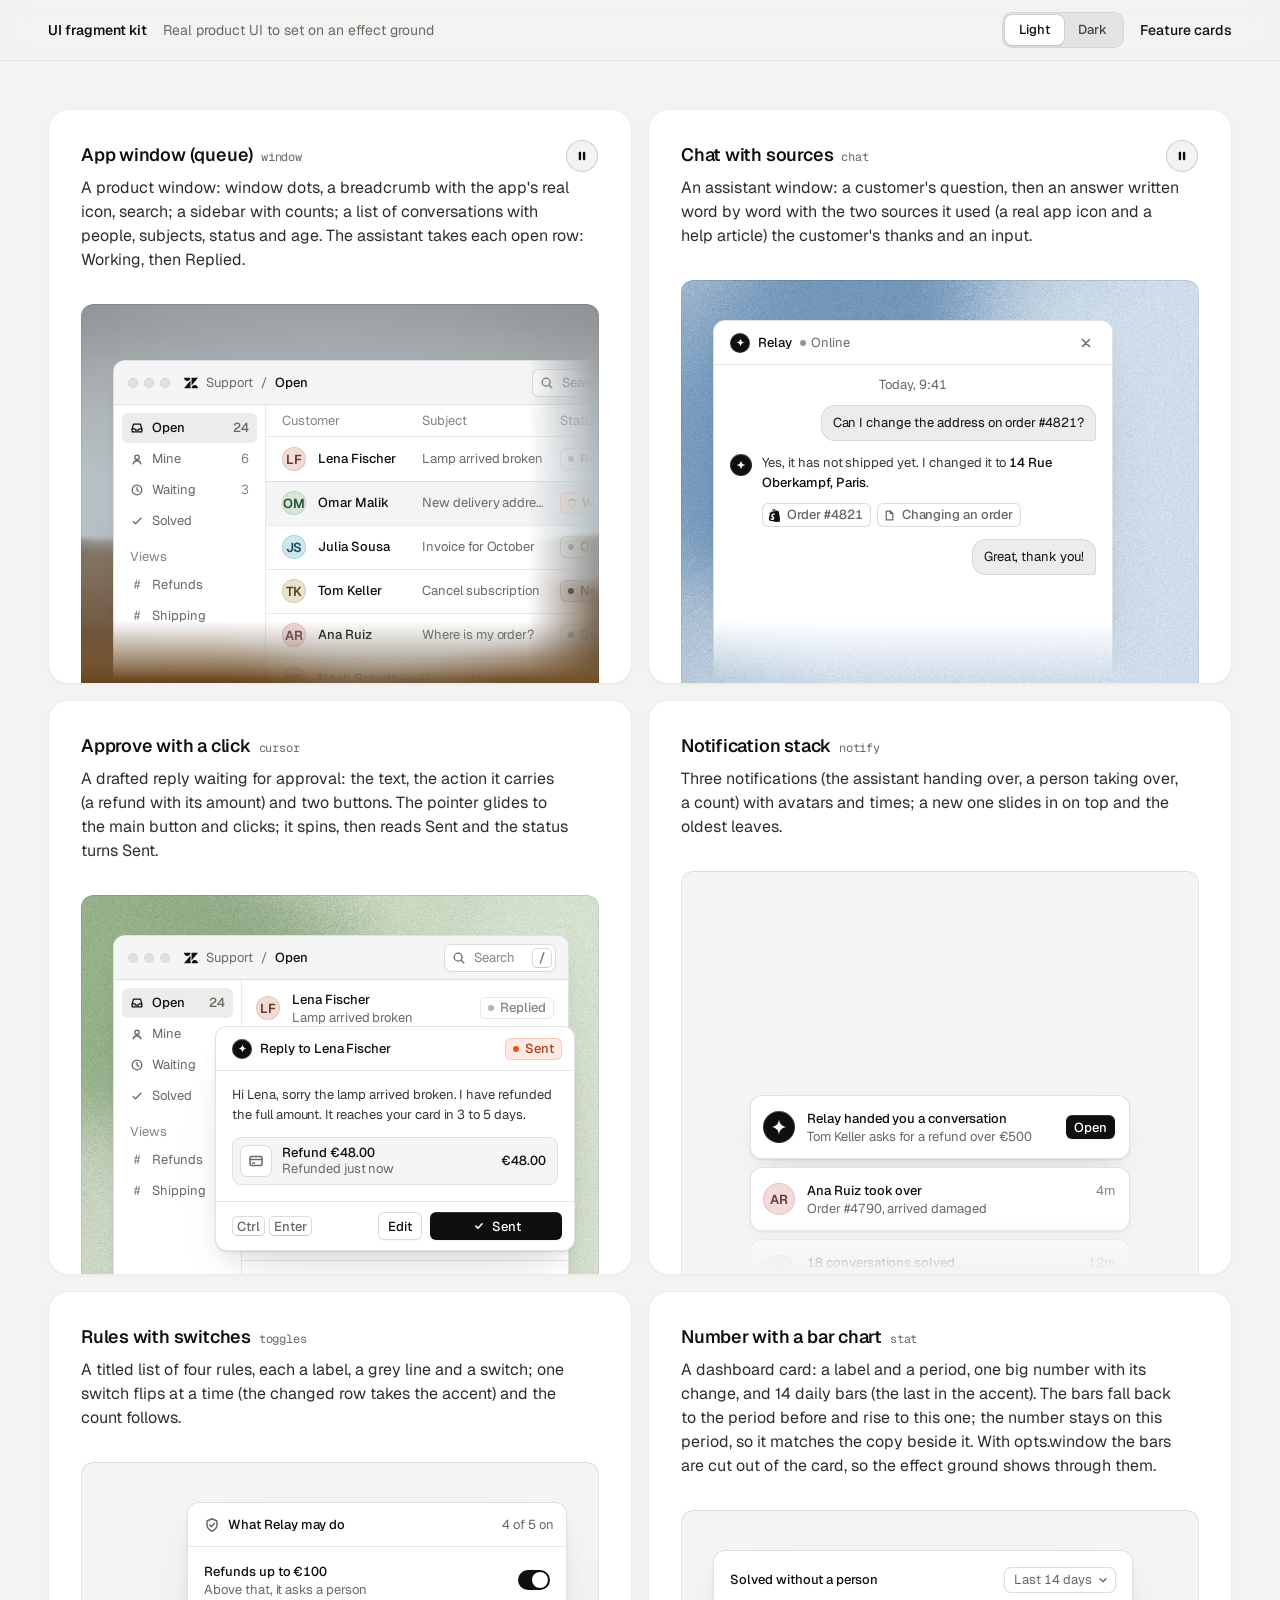
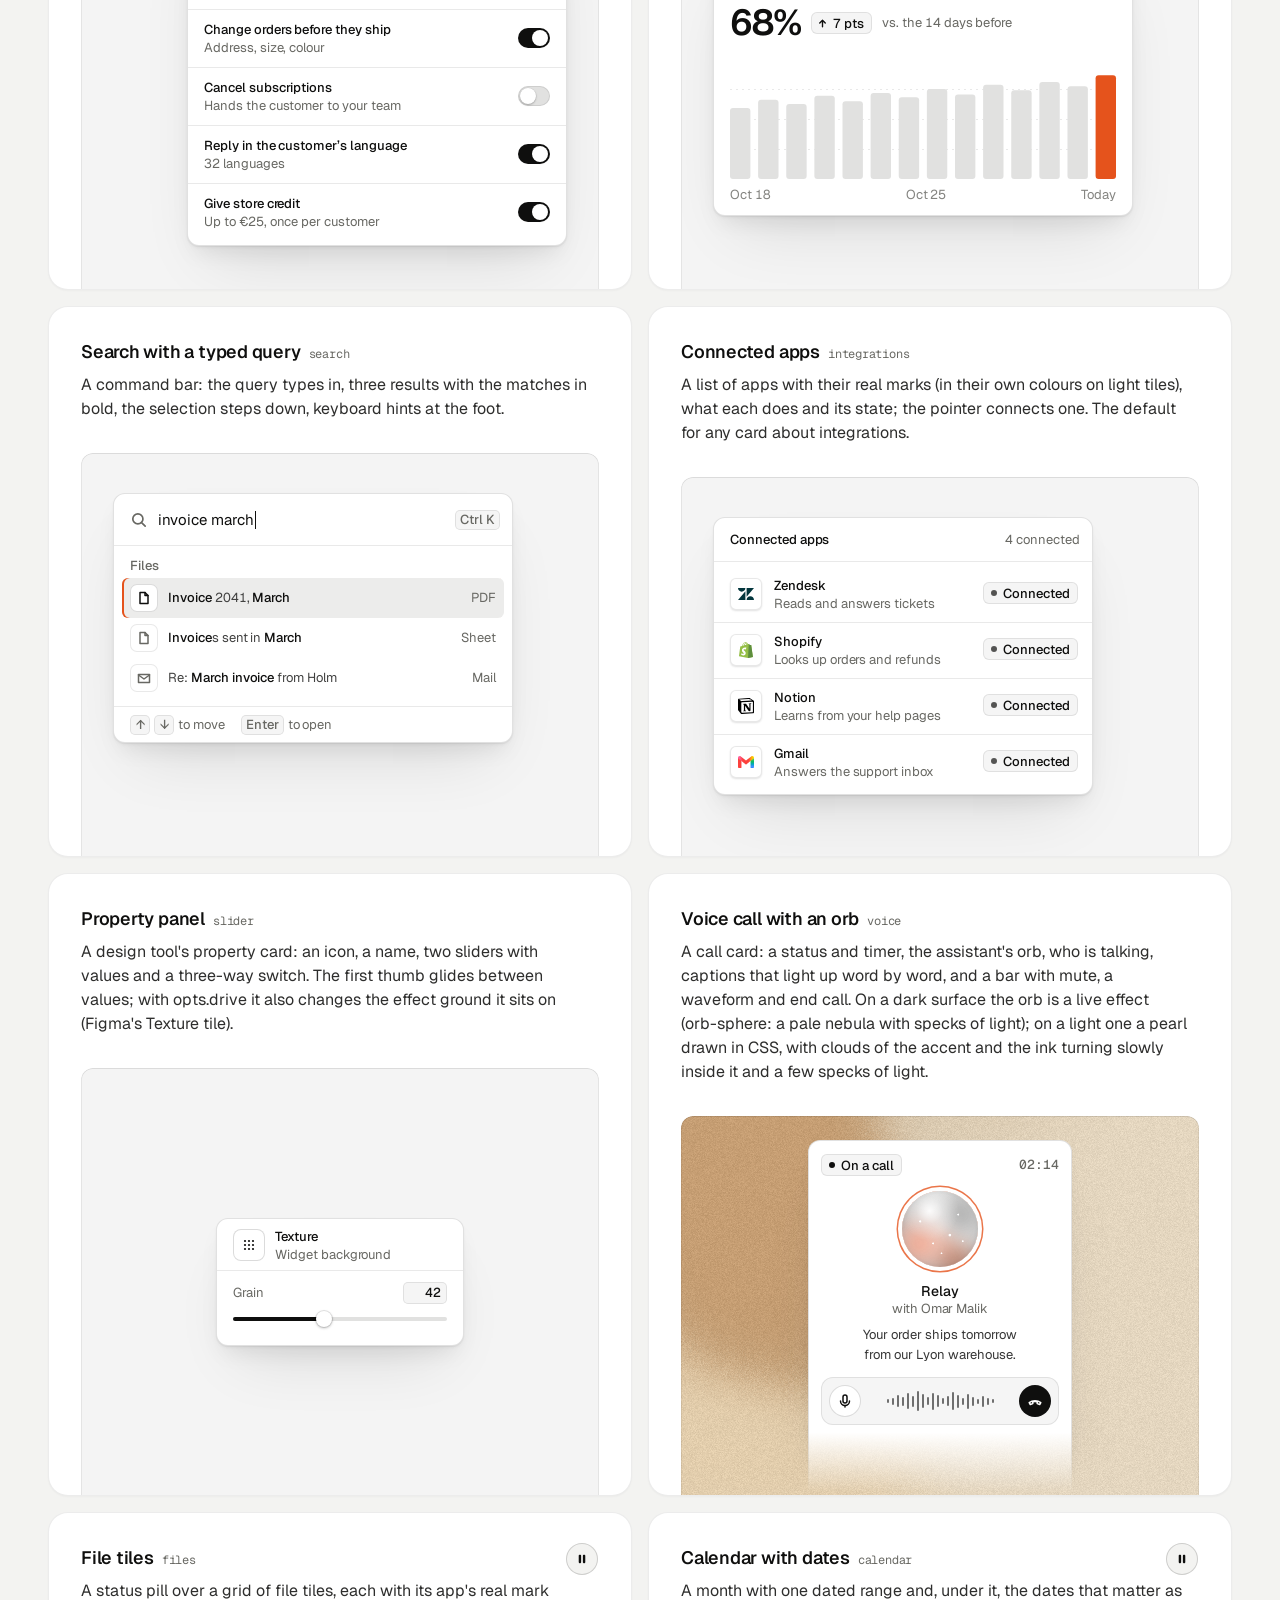
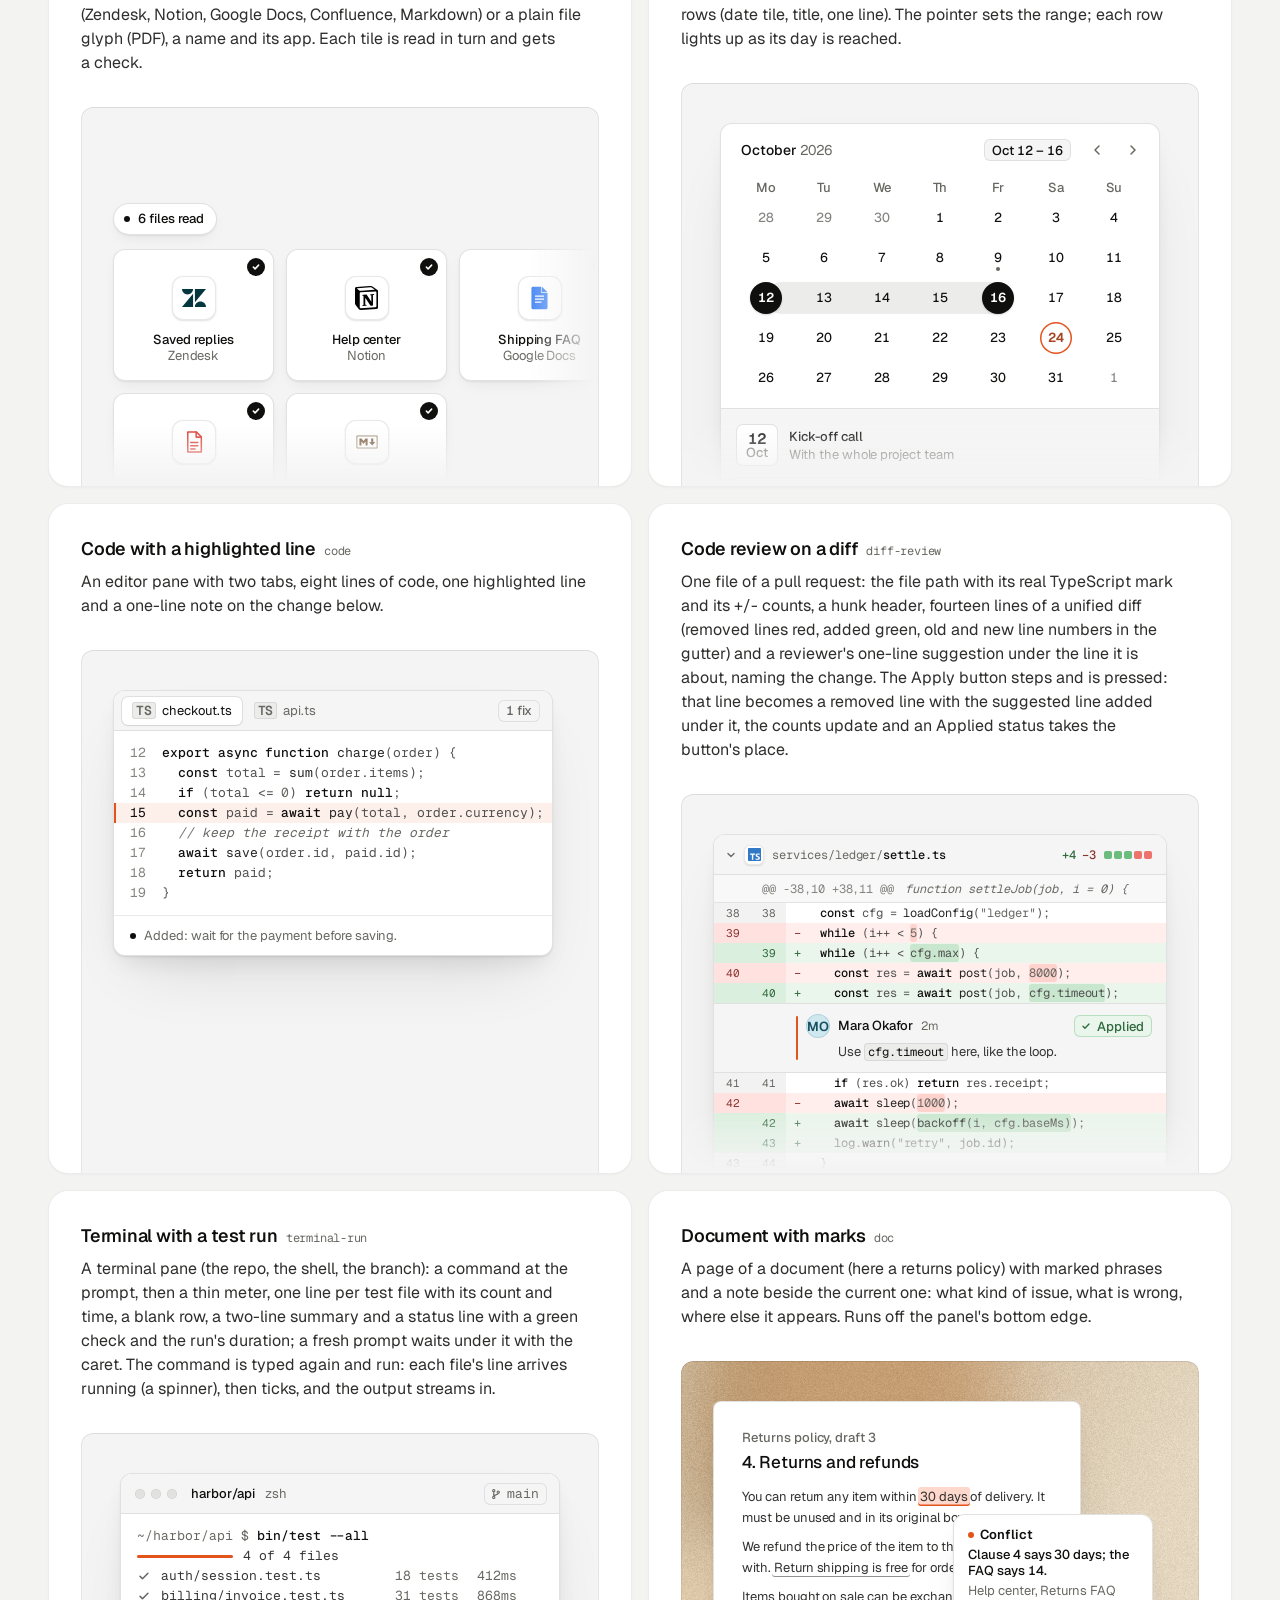
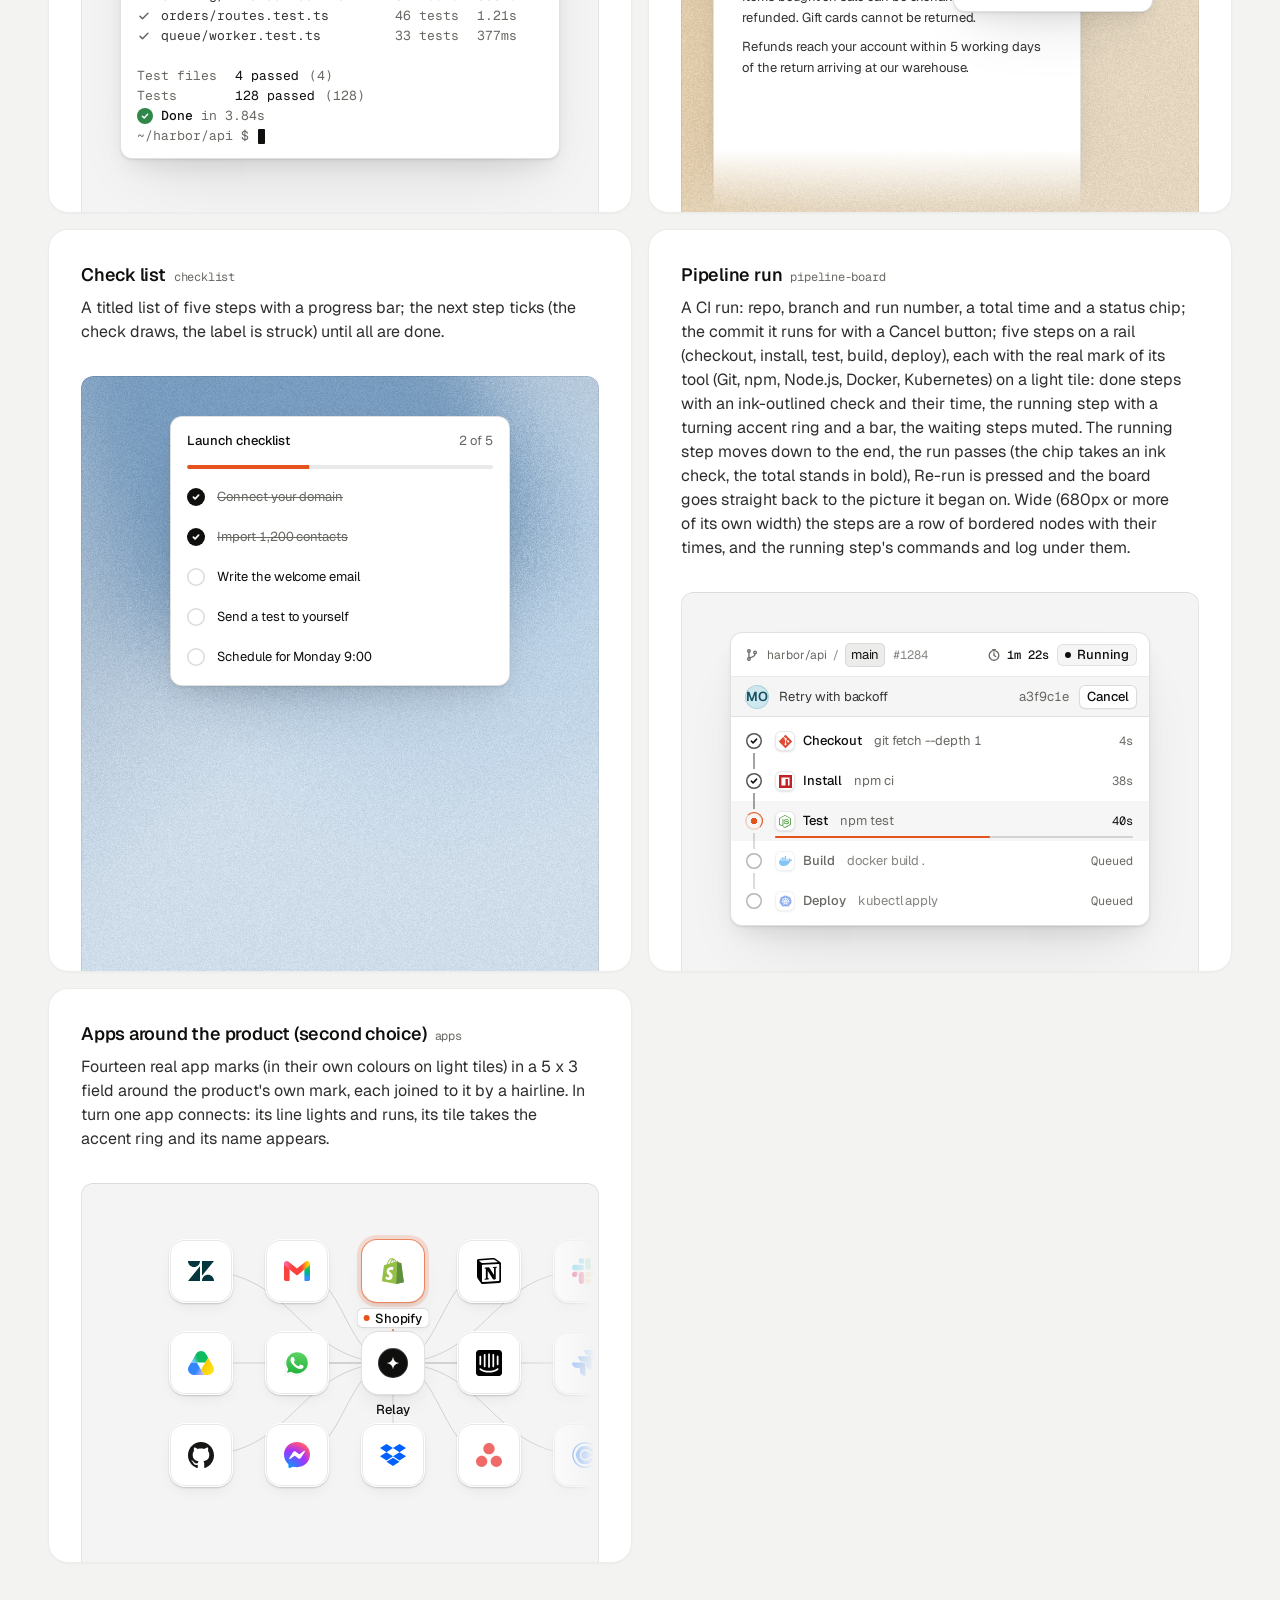
<file: .claude/skills/design-taste-frontend/assets/ui/index.html>
<!doctype html>
<html lang="en" data-theme="light">
<head>
<script>window.__tpGlMax = 16;   /* a gallery shows many live effects at once; a page of a site keeps the default 4 (fx.js) */</script>
<meta charset="utf-8">
<meta name="viewport" content="width=device-width, initial-scale=1">
<title>UI fragment kit</title>
<meta name="description" content="Nineteen pieces of real product UI from the taste-skill kit, each on an effect ground in a feature card.">
<link rel="preconnect" href="https://fonts.googleapis.com">
<link rel="preconnect" href="https://fonts.gstatic.com" crossorigin>
<link href="https://fonts.googleapis.com/css2?family=Geist:wght@300..700&family=Geist+Mono:wght@400;500&display=swap" rel="stylesheet">
<link rel="stylesheet" href="base.css">
<link rel="stylesheet" href="cards.css">
<style>
  :root { --font-text: "Geist", system-ui, sans-serif; --font-display: "Geist", system-ui, sans-serif; --font-mono: "Geist Mono", ui-monospace, monospace; }
  [data-theme="light"] { --bg: #f3f3f1; --card: #ffffff; --ink: #0f0f0e; --muted: #686863; --accent: #e5531c; --accent-ink: #ffffff; --g-bg: #e9e8e4; --g-surface: #f6f5f2; --frag: #ffffff; --warm: #c9a679; }
  [data-theme="dark"] { --bg: #070708; --card: #151517; --ink: #f2f2ef; --muted: #8f9094; --accent: #ff7a3c; --accent-ink: #120c08; --g-bg: #0e0e10; --g-surface: #1b1c1f; --frag: #1c1d20; --warm: #9c9689; }
  * { box-sizing: border-box; }
  html, body { margin: 0; }
  body { font-family: var(--font-text); background: var(--bg); color: var(--ink); -webkit-font-smoothing: antialiased; }
  .panel { --fx-bg: var(--g-bg); --fx-surface: var(--g-surface); --fx-ink: var(--ink); --fx-muted: var(--muted); --fx-accent: var(--hue, var(--warm)); --fx-accent-ink: var(--accent-ink); --calm: var(--g-bg); --p-h: 380px; }
  .top { position: sticky; top: 0; z-index: 20; background: color-mix(in oklab, var(--bg) 86%, transparent); backdrop-filter: blur(14px); -webkit-backdrop-filter: blur(14px); border-bottom: 1px solid color-mix(in oklab, var(--ink) 8%, transparent); }
  .top__in { max-width: 1232px; margin: 0 auto; padding: 0 24px; height: 60px; display: flex; align-items: center; gap: 16px; font-size: 14px; line-height: 20px; }
  .top__in strong { font-weight: 560; }
  .top__in > span { color: var(--muted); }
  .sp { flex: 1; }
  .seg { display: inline-flex; padding: 3px; border-radius: 10px; background: color-mix(in oklab, var(--ink) 6%, var(--bg)); box-shadow: inset 0 0 0 1px color-mix(in oklab, var(--ink) 6%, transparent); }
  .seg button { font: inherit; font-size: 13px; font-weight: 500; border: 0; background: none; color: color-mix(in oklab, var(--ink) 72%, var(--bg)); height: 30px; padding: 0 14px; border-radius: 7px; cursor: pointer; }
  .seg button[aria-pressed="true"] { background: var(--card); color: var(--ink); box-shadow: 0 0 0 1px color-mix(in oklab, var(--ink) 8%, transparent), 0 1px 2px rgb(0 0 0 / .1); }
  .top__in a { color: var(--ink); text-decoration: none; font-weight: 500; }
  main { max-width: 1232px; margin: 0 auto; padding: 48px 24px 96px; }
  .grid { display: grid; grid-template-columns: repeat(2, minmax(0, 1fr)); gap: 16px; }
  .card > h3 code { font: 400 12px/16px var(--font-mono); color: var(--muted); margin-left: 8px; }
  @media (max-width: 860px) { .grid { grid-template-columns: minmax(0, 1fr); } }
  @media (max-width: 600px) { main { padding: 24px 16px 64px; } .top__in { padding: 0 16px; } .top__in > span { display: none; } .panel { --p-h: 340px; } }
</style>
</head>
<body>
<header class="top">
  <div class="top__in">
    <strong>UI fragment kit</strong><span>Real product UI to set on an effect ground</span>
    <span class="sp"></span>
    <div class="seg" role="group" aria-label="Theme"><button type="button" data-mode="light" aria-pressed="true">Light</button><button type="button" data-mode="dark" aria-pressed="false">Dark</button></div>
    <a href="cards.html">Feature cards</a>
  </div>
</header>
<main><div class="grid" id="grid"></div></main>

<script type="module">
  import fx from '../effects/fx.js';
  import ui from './ui.js';
  const index = await fetch('index.json').then(r => r.json());
  // where each one sits, as its meta.json says: anchored at a corner or rising from the bottom and cut by
  // the panel's edge, or whole with 24px or more of ground round it; a fade only where an edge cuts it.
  // Only the compact slider sits in the calm middle (Figma's Texture tile); the cursor dialog is shown
  // where it belongs, over the lower-right edge of a window. [class, fade, style, opts]
  const PLACE = {
    window: ['at-corner', 'stage--fade-br', '--ay:56px'],
    chat: ['at-rise to-edge', 'stage--fade-b'],
    cursor: ['at-over', '', '--bx:24px;--by:24px'],
    notify: ['at-rise fit', 'stage--fade-b', '--ay:calc(100% - 180px);--ay-sm:calc(100% - 180px);--fit-max:380px'],
    toggles: ['at-right', ''],
    stat: ['at-corner', ''],
    search: ['at-corner', ''],
    integrations: ['at-corner', ''],
    slider: ['at-center', '', '', '{"compact":true,"drive":{"param":"grain","min":0.15,"max":0.95}}'],
    voice: ['at-rise to-edge fit', 'stage--fade-b', '--ax:max(24px, 50% - 132px);--ay:24px;--fit-max:264px'],
    files: ['at-corner wide', 'stage--fade-br', '--w:680px;--ay:96px'],
    calendar: ['at-rise fit', 'stage--fade-b', '--fit-max:440px'],
    code: ['at-corner', ''],
    'diff-review': ['at-corner fit', 'stage--fade-b', '--fit-max:480px'],
    'terminal-run': ['at-rise fit', '', '--fit-max:440px'],
    'pipeline-board': ['at-rise fit', '', '--fit-max:420px'],
    doc: ['at-corner to-edge', 'stage--fade-b'],
    checklist: ['at-rise fit', '', '--fit-max:340px'],
    apps: ['at-corner wide', 'stage--fade-br', '--w:560px;--ay:48px'],
  };
  // grounds behind UI are soft lit fields (never a line or dot pattern), on both themes: the bright
  // picture behind dark UI on the dark page, a clear step darker than white UI on the light page
  // the painting stays abstract (a mist over warm sand, level, fully soft) and shows once on the page
  const PAINT = ['painterly-landscape', { blur: 1, brush: 0.35, slope: 0, hillY: 0.3, horizon: 0.62, calm: 0.2, calmX: 0.6, calmY: 0.8, drift: 0, side: 1 }, '{"bg":"#a3b0b6","accent":"#c49a6c"}'];
  const GRAIN = ['grain-gradient', { speed: 0, grainMotion: 0, calm: 0.2, calmX: 0.5, calmY: 0.6, tint: 0.6, contrast: 0.6 }, '{"bg":"#d9ccb7","surface":"#e9e0d2","ink":"#2a2622","muted":"#6f675c","accent":"#a8794a"}'];
  const SKY = [GRAIN[0], GRAIN[1], '{"bg":"#c6d3df","surface":"#d6e0e9","ink":"#25303a","muted":"#5d6873","accent":"#3f6a92"}'];
  const SAGE = [GRAIN[0], GRAIN[1], '{"bg":"#cdd6c6","surface":"#dce3d6","ink":"#262d24","muted":"#5f6a5a","accent":"#6c8e63"}'];
  const GROUND = (m, i) => (m.name === 'slider' ? GRAIN : i === 0 ? PAINT : [GRAIN, SKY, SAGE][i % 3]);
  const q = new URLSearchParams(location.search);
  const grid = document.getElementById('grid');
  grid.innerHTML = index.fragments.map((m, i) => {
    const [at, fade, extra = '', opts = ''] = PLACE[m.name] || ['at-corner', 'stage--fade-br'];
    const [id, params, pal] = GROUND(m, i);
    const w = at === 'at-center' ? '' : ` style="--ax:32px;--ay:40px;${extra}"`;
    const o = opts ? ` data-ui-opts='${opts}'` : '';
    // the cursor is a dialog over a window's edge: the window under it holds still
    const under = m.name === 'cursor' ? `<div class="at-corner" style="--ax:32px;--ay:40px" data-ui-load="window" data-ui-opts='{"compact":true}' data-ui-still></div>` : '';
    return `<article class="card card--row"><h3>${m.title}<code>${m.name}</code></h3><p>${m.shows}</p>
      <div class="panel" data-fx="${id}" data-fx-seed="${(i + 1) * 17}" data-fx-params='${JSON.stringify(params)}' data-fx-palette='${pal}' style="--calm-k:0%">
        <div class="stage ${fade}">${under}<div class="${at}"${w}${o} data-ui-load="${m.name}"></div></div></div></article>`;
  }).join('');
  function setMode(mode) {
    document.documentElement.dataset.theme = mode;
    document.querySelectorAll('.seg button').forEach(b => b.setAttribute('aria-pressed', String(b.dataset.mode === mode)));
  }
  setMode(q.get('mode') === 'dark' ? 'dark' : 'light');
  if (q.has('t')) fx.setClock(+q.get('t'));
  // each ground is drawn once near the screen and kept as a picture (its WebGL context freed), so nineteen
  // panels need one or two contexts, not nineteen
  await Promise.all([ui.loadAll(grid), ui.grounds(grid, fx)]);
  document.documentElement.dataset.ready = '1';
  document.querySelectorAll('.seg button').forEach(b => b.addEventListener('click', async () => {
    setMode(b.dataset.mode);
    for (const el of grid.querySelectorAll('[data-ui]')) el.__ui?.repaint?.();
    await ui.grounds(grid, fx);
  }));
</script>
</body>
</html>
</file>
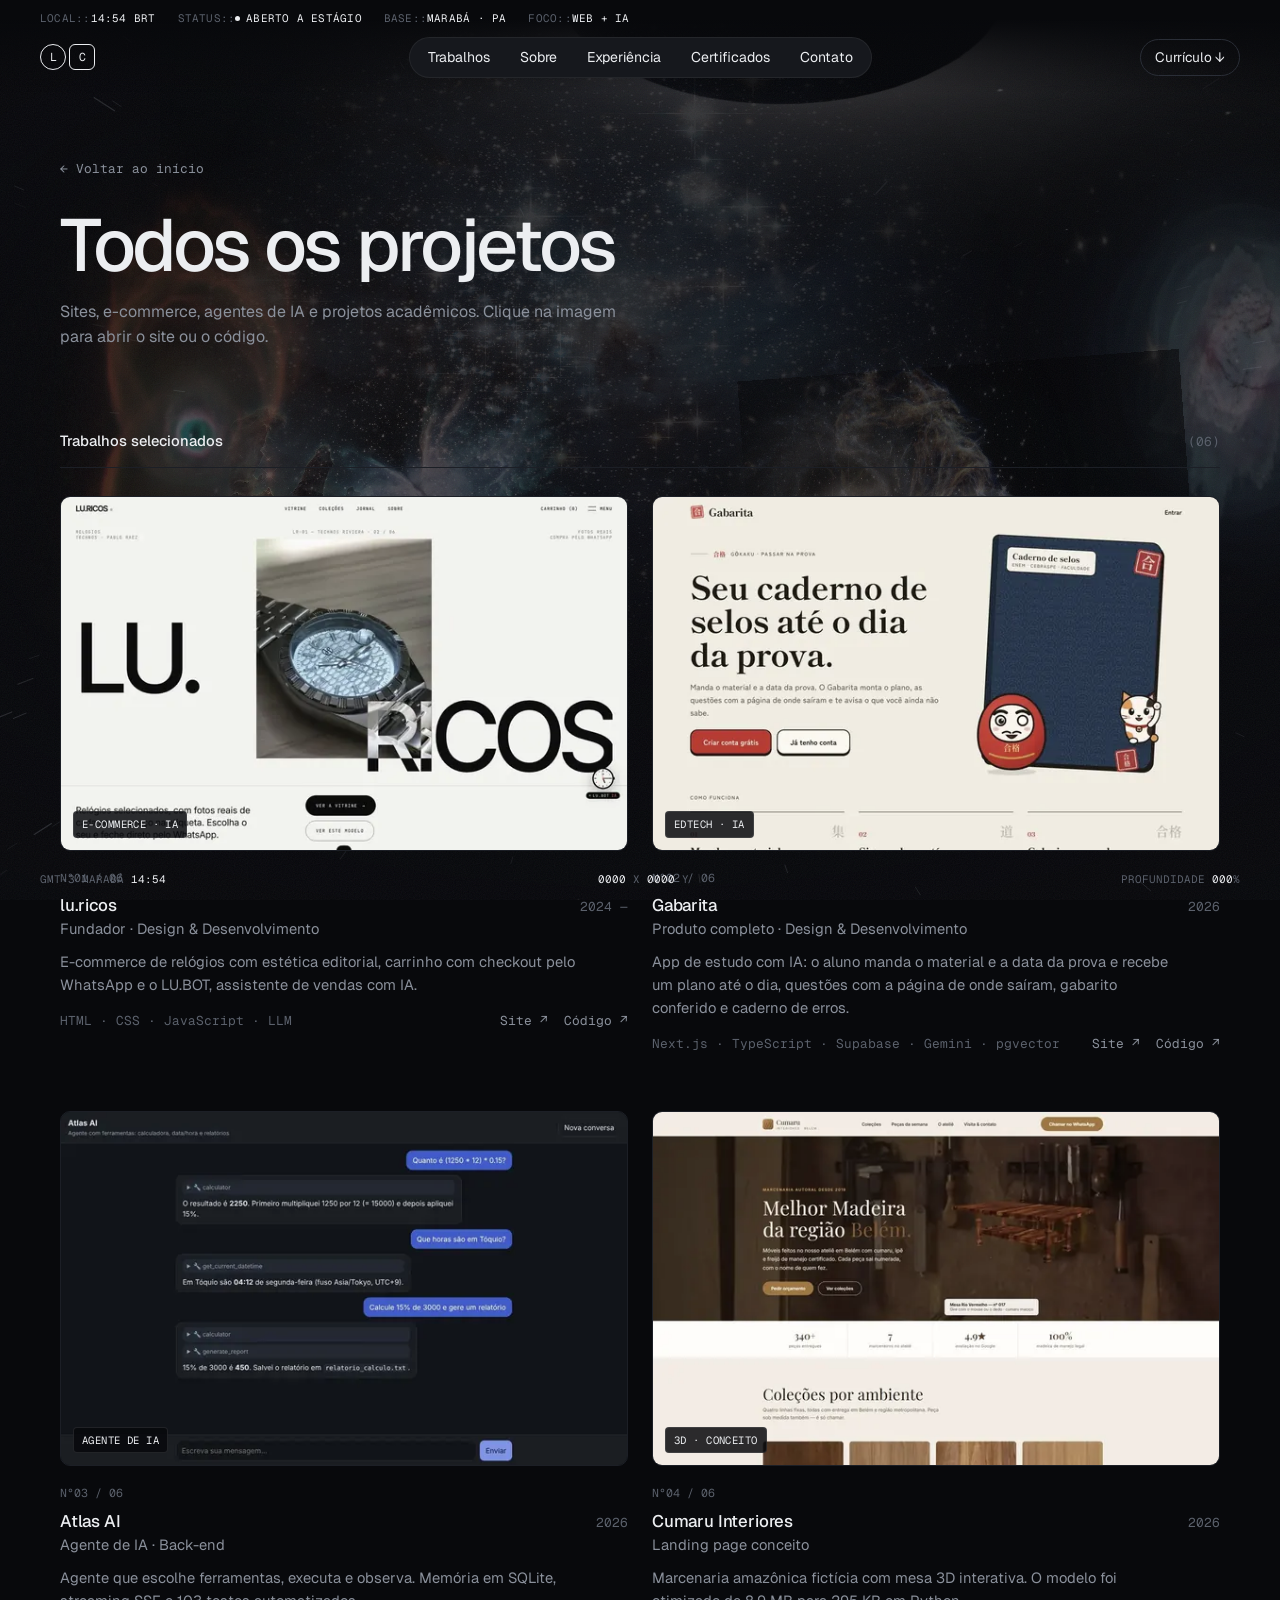
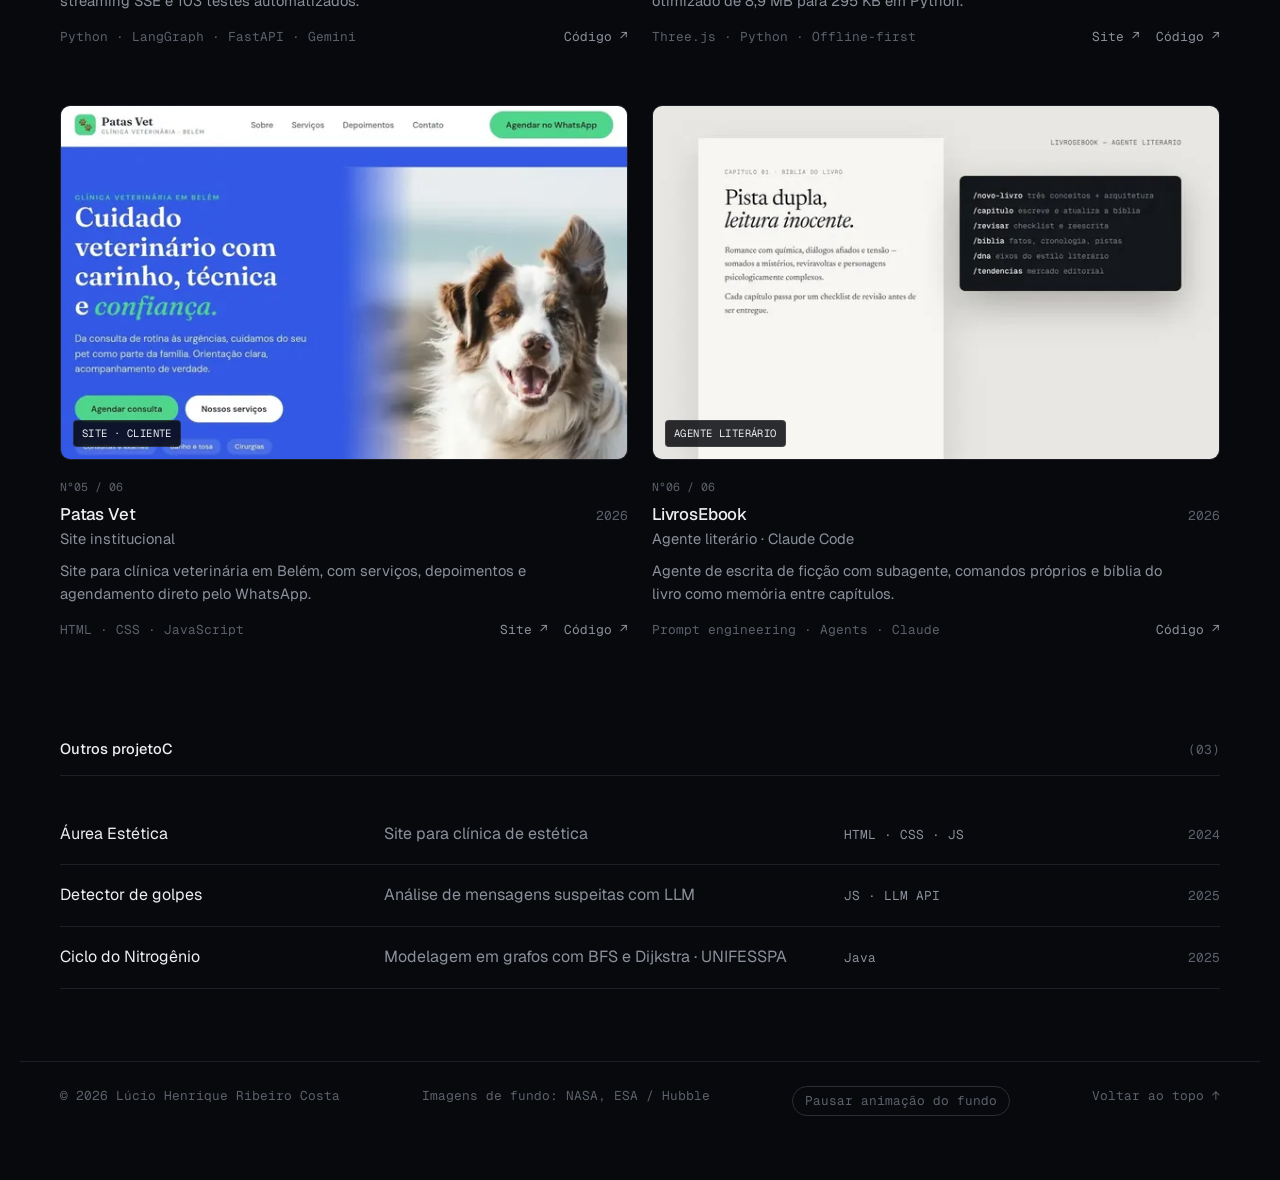
<file: projetos.html>
<!doctype html>
<html lang="pt-BR">
<head>
  <meta charset="utf-8" />
  <meta name="viewport" content="width=device-width, initial-scale=1" />
  <title>Todos os projetos — Lúcio Costa</title>
  <meta name="description" content="Todos os projetos de Lúcio Costa: sites, e-commerce, agentes de IA e projetos acadêmicos." />
  <meta property="og:title" content="Todos os projetos — Lúcio Costa" />
  <meta property="og:description" content="Produtos web com IA, de lojas virtuais a agentes inteligentes." />
  <meta property="og:type" content="website" />
  <meta property="og:url" content="https://luciocosta1302.github.io/Portif-lio-/projetos.html" />
  <meta property="og:image" content="https://luciocosta1302.github.io/Portif-lio-/assets/og-image.png" />
  <meta property="og:image:width" content="1200" />
  <meta property="og:image:height" content="627" />
  <meta name="twitter:card" content="summary_large_image" />
  <meta name="theme-color" content="#08090c" />
  <link rel="icon" href="assets/favicon.svg" type="image/svg+xml" />
  <link rel="apple-touch-icon" href="assets/apple-touch-icon.png" />
  <link rel="preconnect" href="https://fonts.googleapis.com" />
  <link rel="preconnect" href="https://fonts.gstatic.com" crossorigin />
  <link href="https://fonts.googleapis.com/css2?family=Geist:wght@400;500;600&family=Geist+Mono:wght@400;500&display=swap" rel="stylesheet" />
  <link rel="stylesheet" href="style.css?v=20261119-4" />
</head>
<body>
  <a class="skip" href="#topo">Pular para o conteúdo</a>
  <div class="sky" aria-hidden="true">
    <canvas id="stars"></canvas>
    <div class="space" id="space"></div>
    <div class="veil"></div>
    <div class="grain"></div>
  </div>

  <header class="top">
    <div class="hud-bar mono" aria-hidden="true">
      <span><i>LOCAL::</i><b class="js-clock">--:--</b> BRT</span>
      <span><i>STATUS::</i><b>ABERTO A ESTÁGIO</b></span>
      <span class="hide-sm"><i>BASE::</i><b>MARABÁ · PA</b></span>
      <span class="hide-sm"><i>FOCO::</i><b>WEB + IA</b></span>
    </div>
    <div class="top-row">
      <a href="index.html" class="brand" translate="no" aria-label="Lúcio Costa, início"><span>L</span><span>C</span></a>
      <nav class="nav" aria-label="Principal">
        <a href="index.html#trabalhos" data-roll="Trabalhos">Trabalhos</a>
        <a href="index.html#sobre" data-roll="Sobre">Sobre</a>
        <a href="index.html#experiencia" data-roll="Experiência">Experiência</a>
        <a href="index.html#certificados" data-roll="Certificados">Certificados</a>
        <a href="index.html#contato" data-roll="Contato">Contato</a>
      </nav>
      <a class="cta-pill" href="assets/curriculo-lucio-costa.pdf" download>Currículo ↓</a>
      <button class="menu-btn" aria-label="Abrir menu" aria-expanded="false"><span></span><span></span></button>
    </div>
  </header>

  <div class="hud-foot mono" aria-hidden="true">
    <span>GMT-3 MARABÁ <b class="js-clock">--:--</b></span>
    <span><b id="cx">0000</b> X <b id="cy">0000</b> Y</span>
    <span>PROFUNDIDADE <b id="depth">000</b>%</span>
  </div>

  <main id="topo">
    <section class="wrap page-head">
      <a class="back mono" href="index.html#trabalhos">← Voltar ao início</a>
      <h1 class="page-title" data-scramble>Todos os projetos</h1>
      <p class="page-intro">Sites, e-commerce, agentes de IA e projetos acadêmicos. Clique na imagem para abrir o site ou o código.</p>
    </section>

    <section class="wrap section">
      <div class="label"><h2 data-scramble>Trabalhos selecionados</h2><span class="mono count" id="work-count"></span></div>
      <div class="work" id="work"></div>

      <div class="label sub"><h2 data-scramble>Outros projetos</h2><span class="mono count" id="other-count"></span></div>
      <ul class="rows" id="other"></ul>
    </section>
  </main>

  <footer class="wrap footer mono">
    <span>© <span id="year"></span> Lúcio Henrique Ribeiro Costa</span>
    <span>Imagens de fundo: NASA, ESA / Hubble</span>
    <button class="motion-toggle" type="button" aria-pressed="false">Pausar animação do fundo</button>
    <a href="#topo">Voltar ao topo ↑</a>
  </footer>

  <div class="cursor mono" aria-hidden="true">Ver projeto ↗</div>

  <script src="icons.js?v=20261119-4"></script>
  <script src="data.js?v=20261119-4"></script>
  <script src="script.js?v=20261119-4"></script>
</body>
</html>
</file>
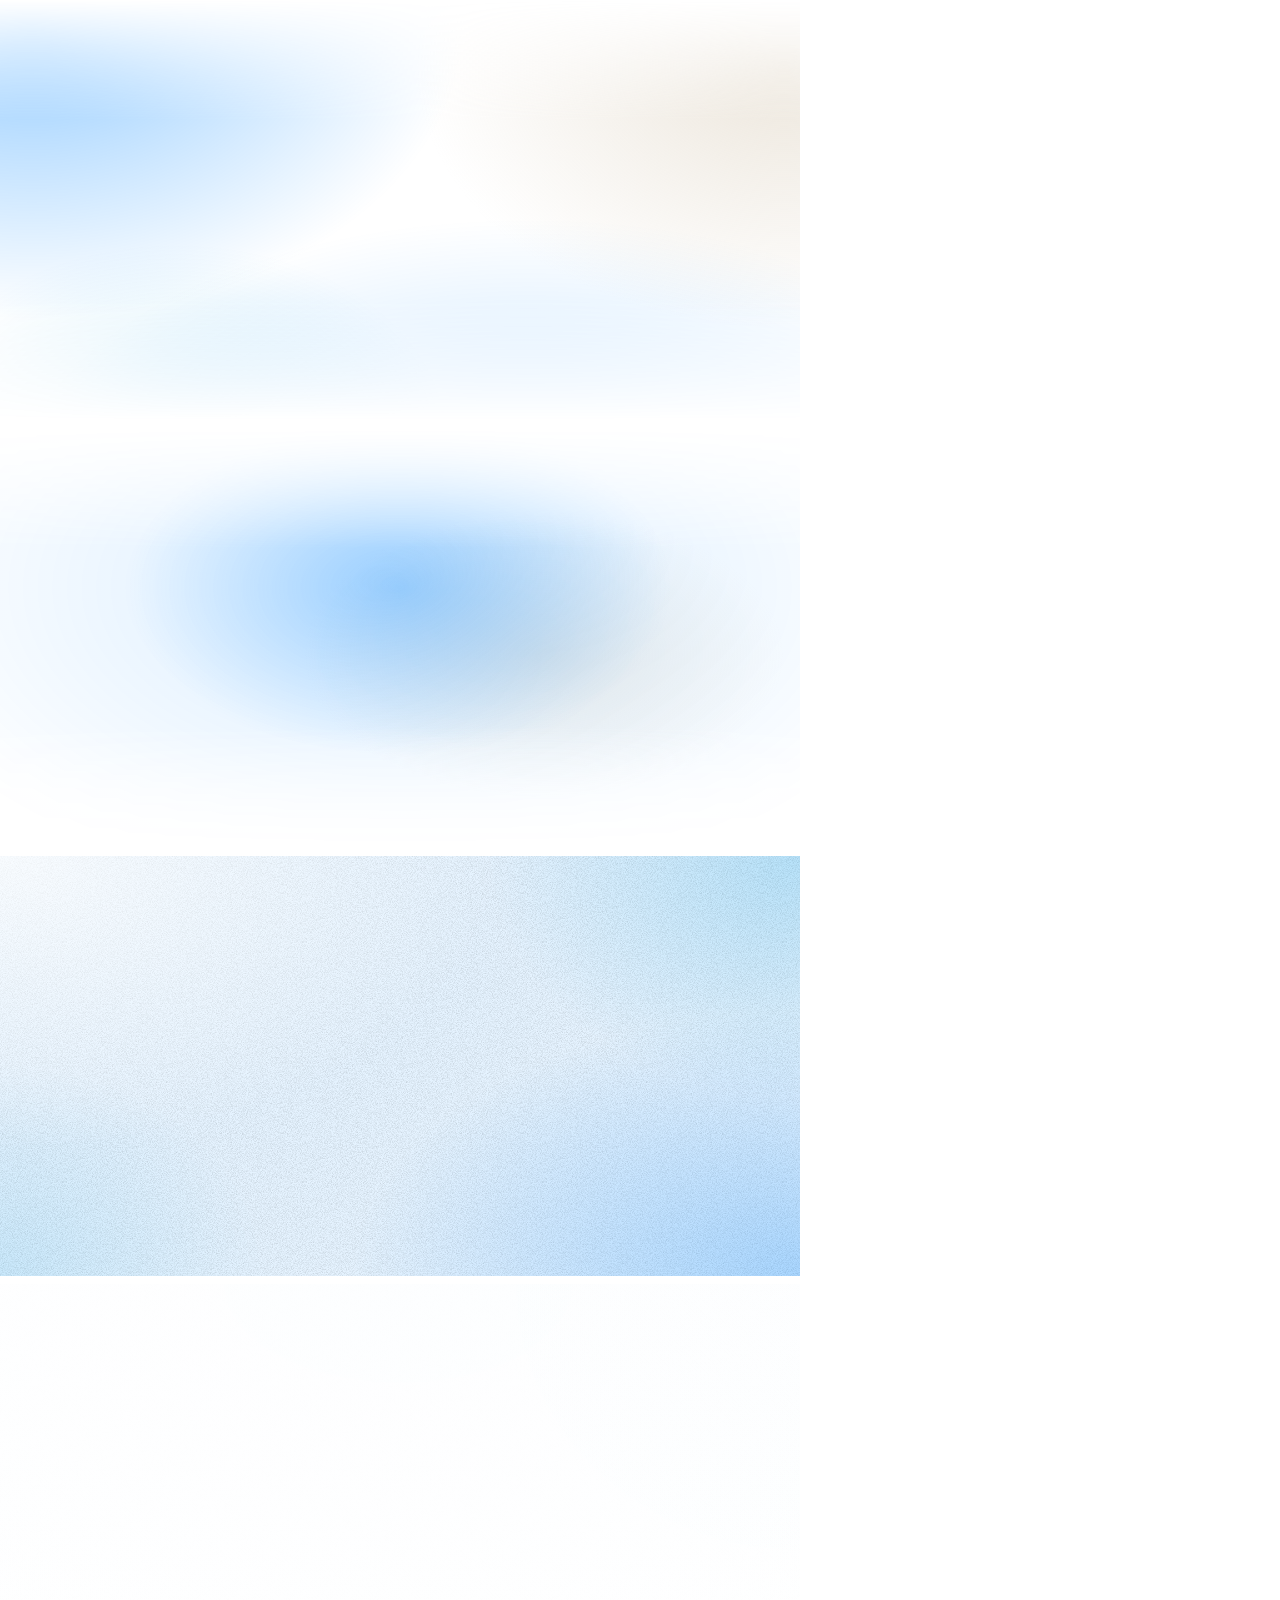
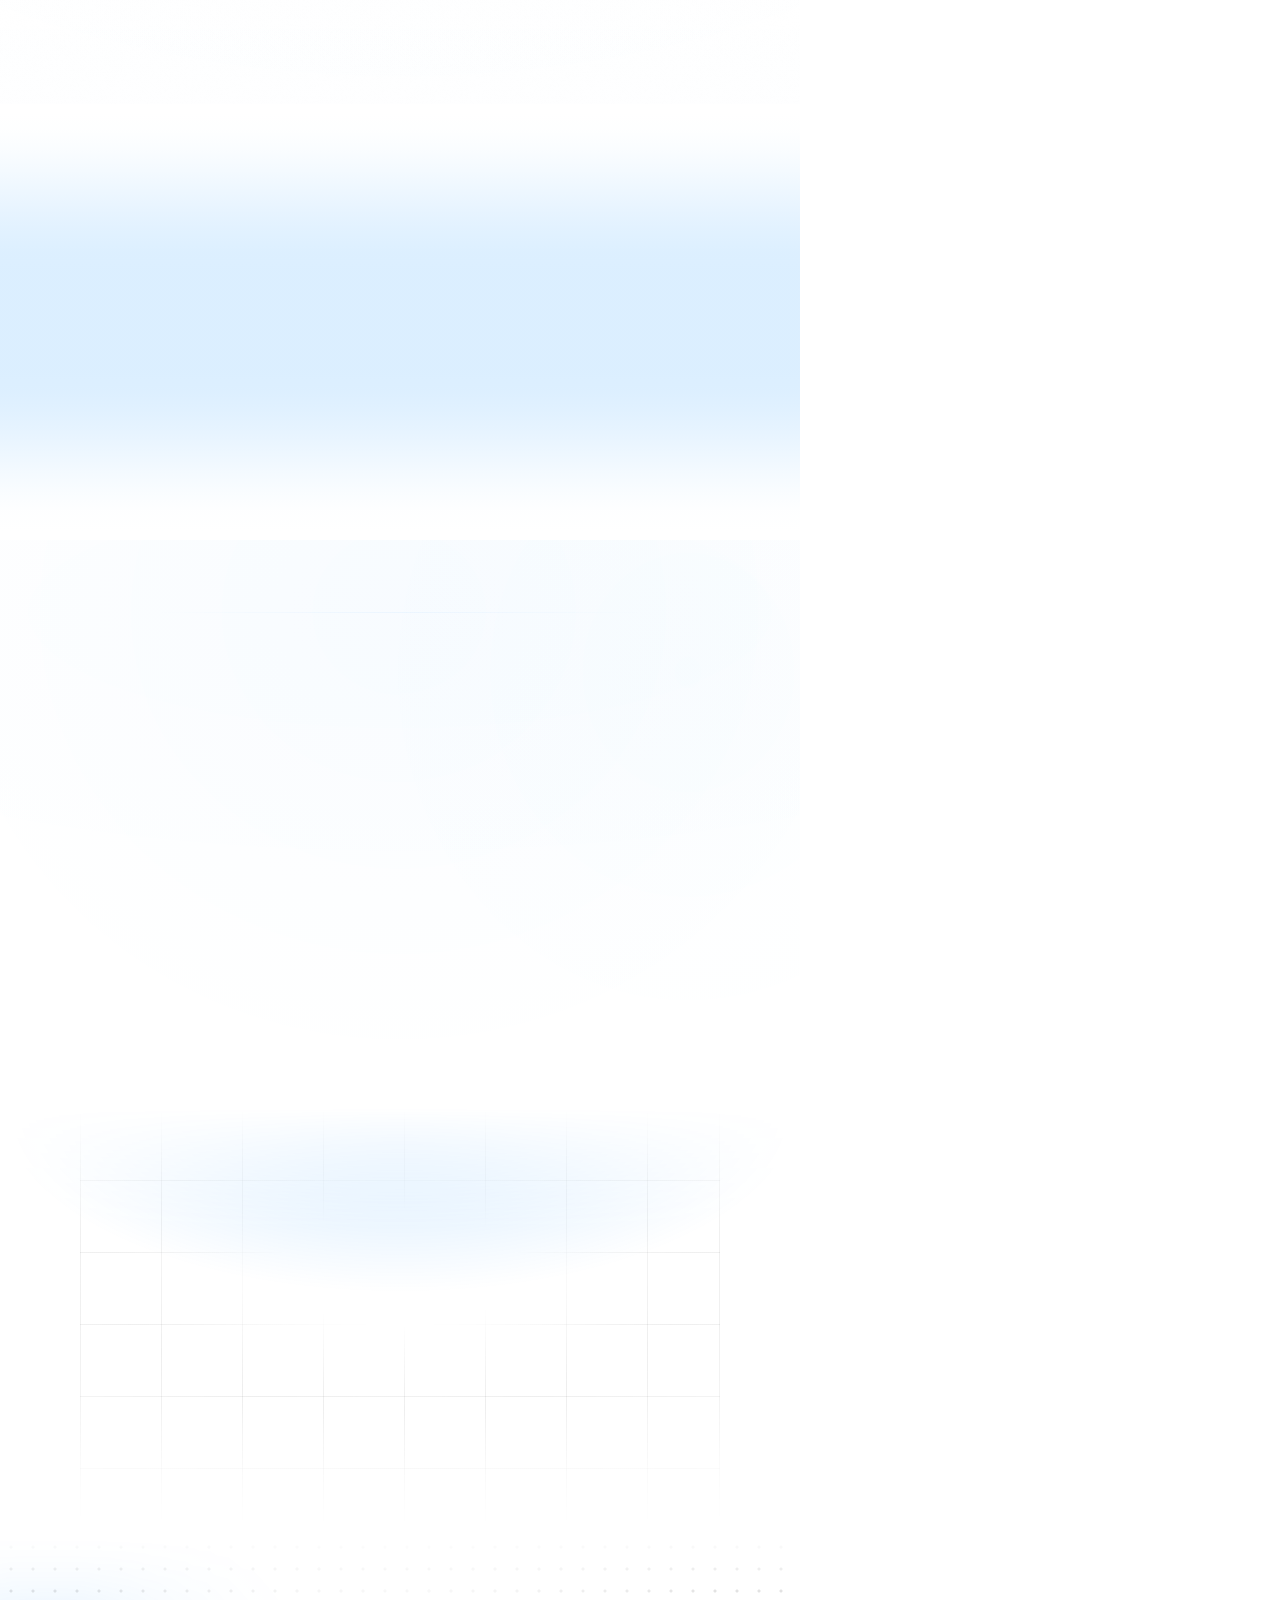
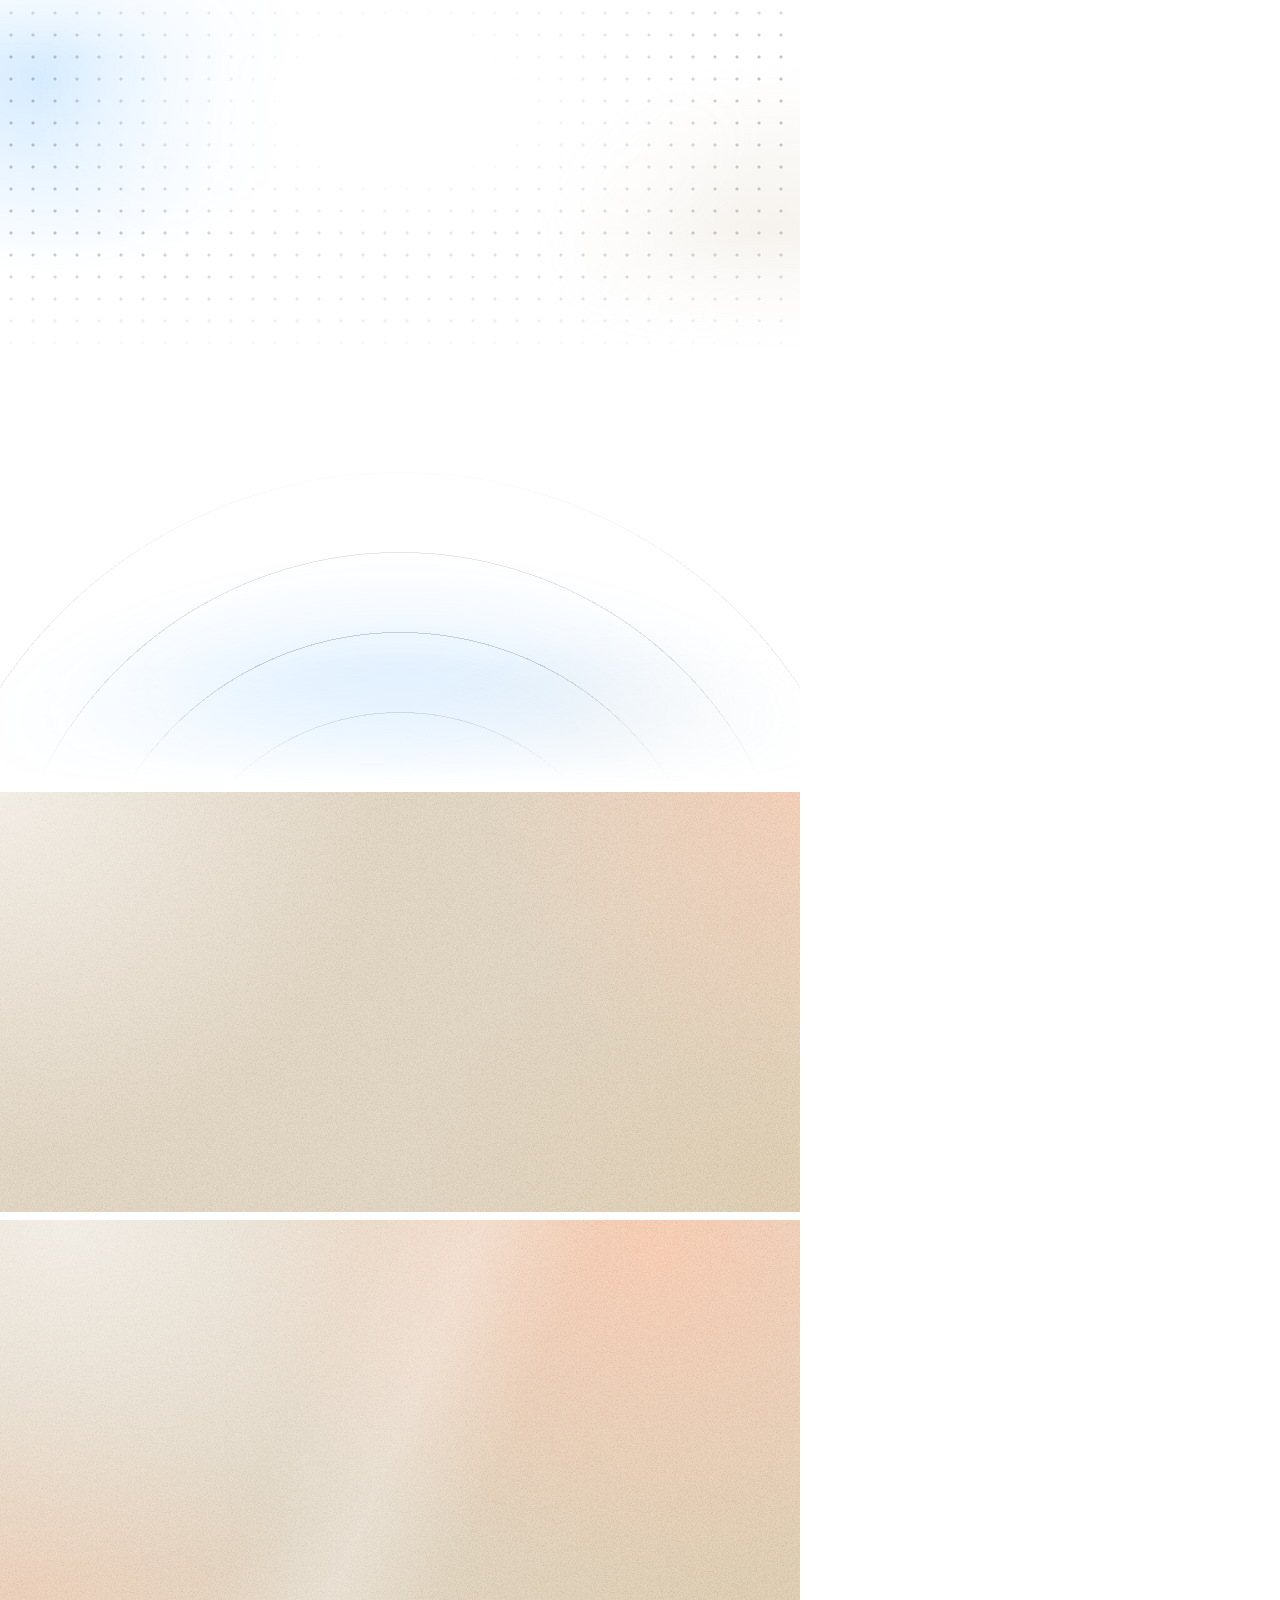
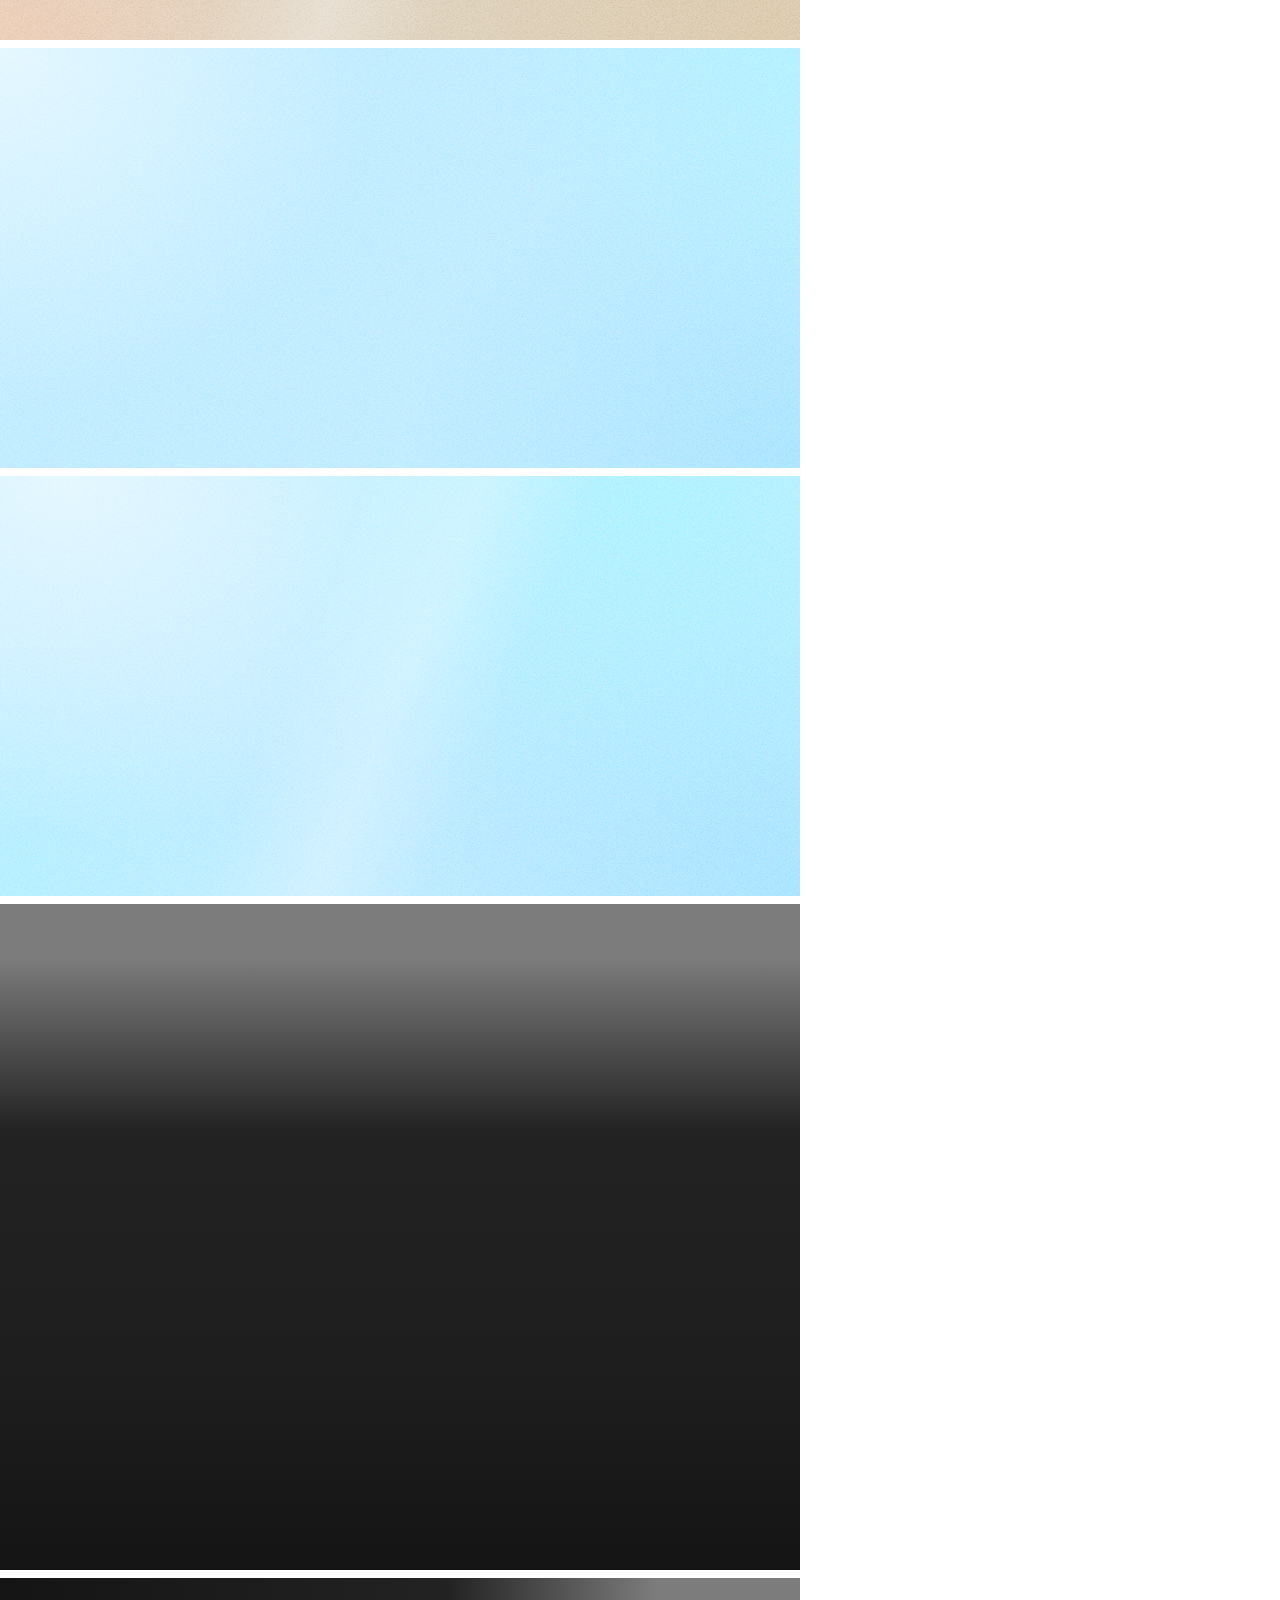
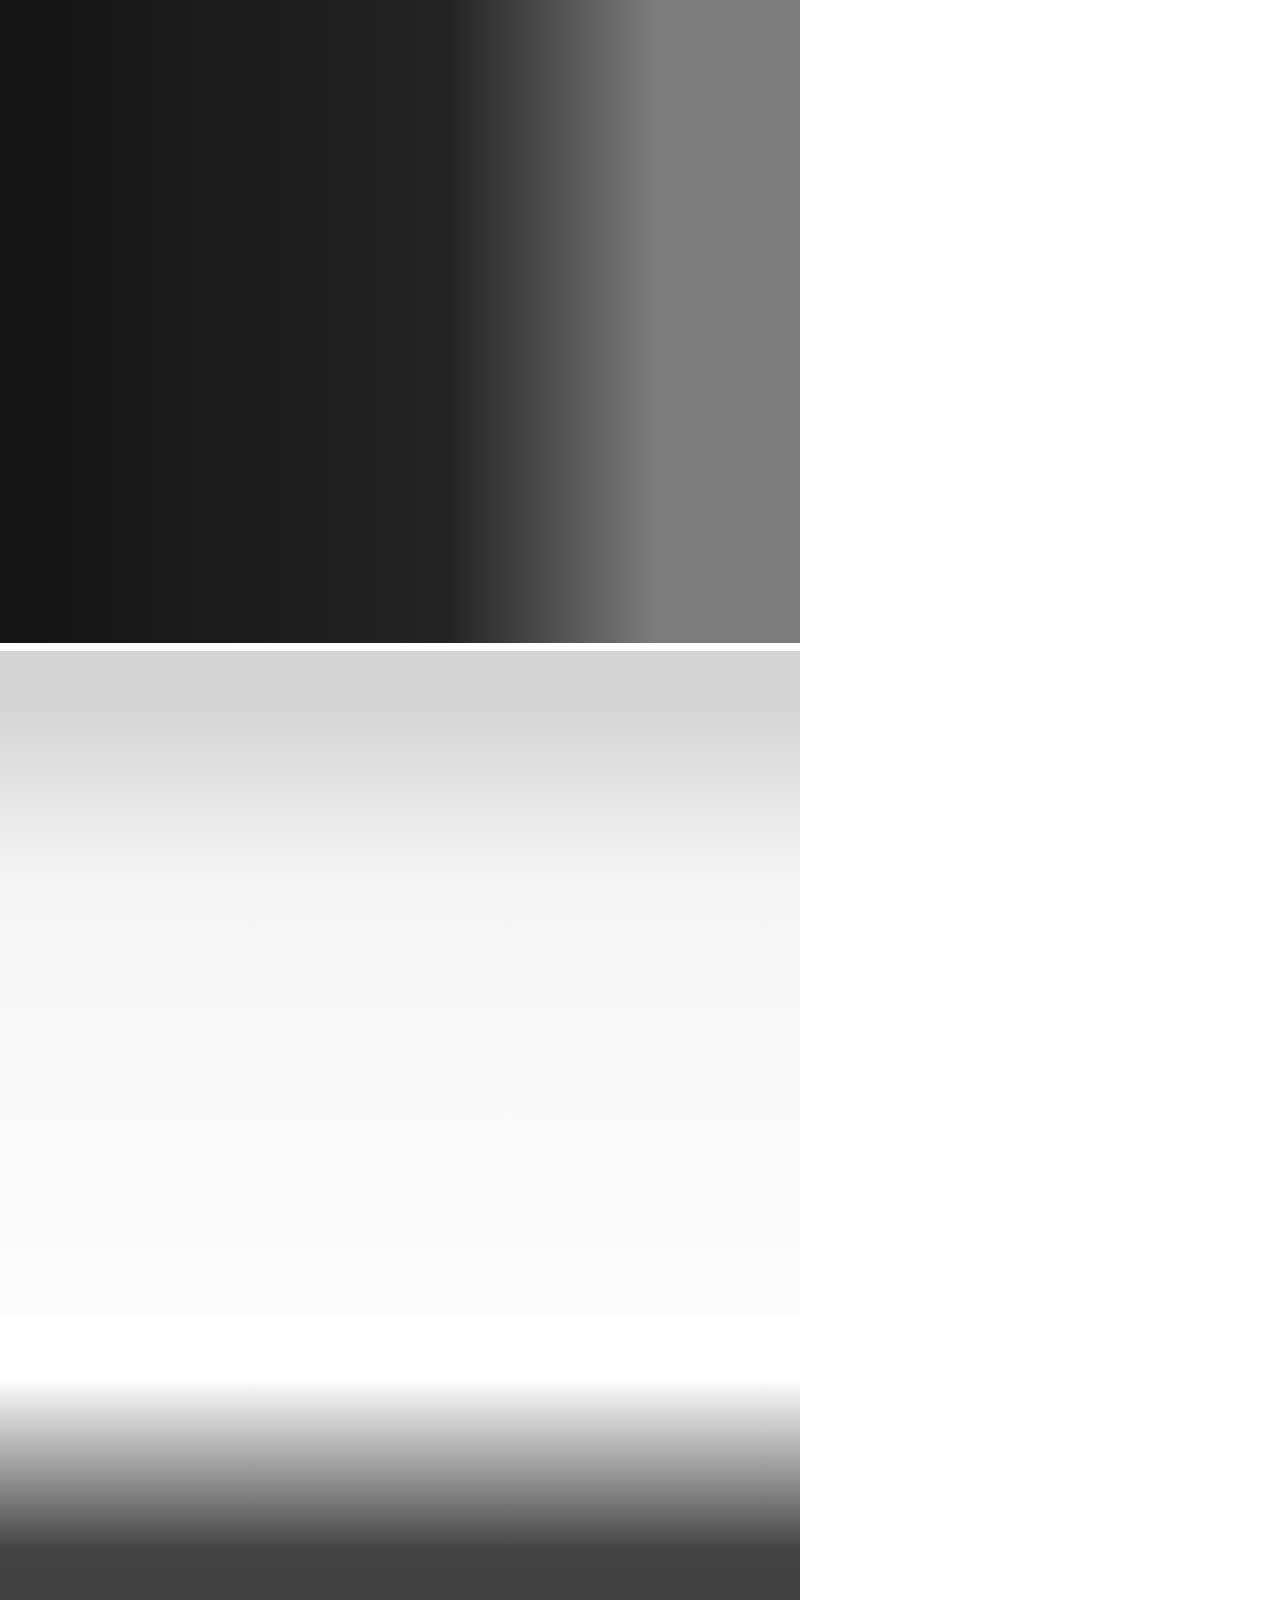
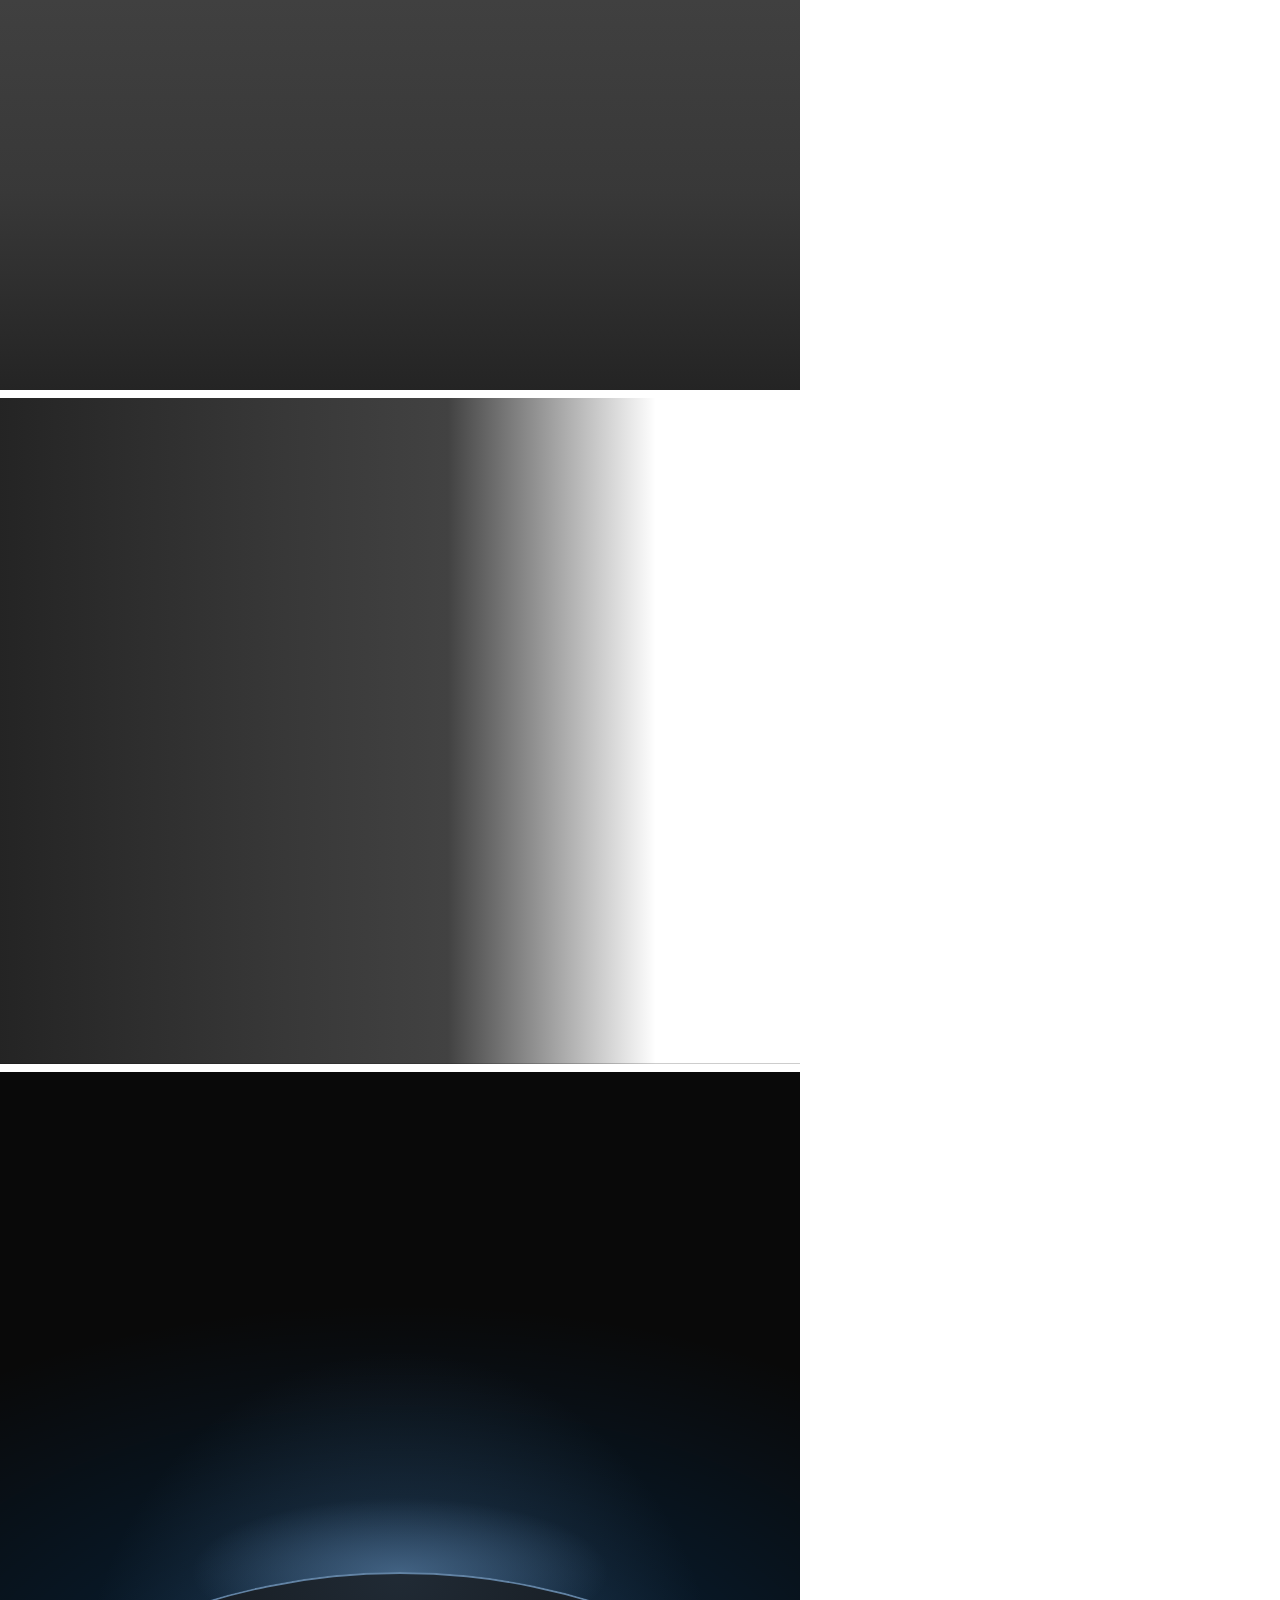
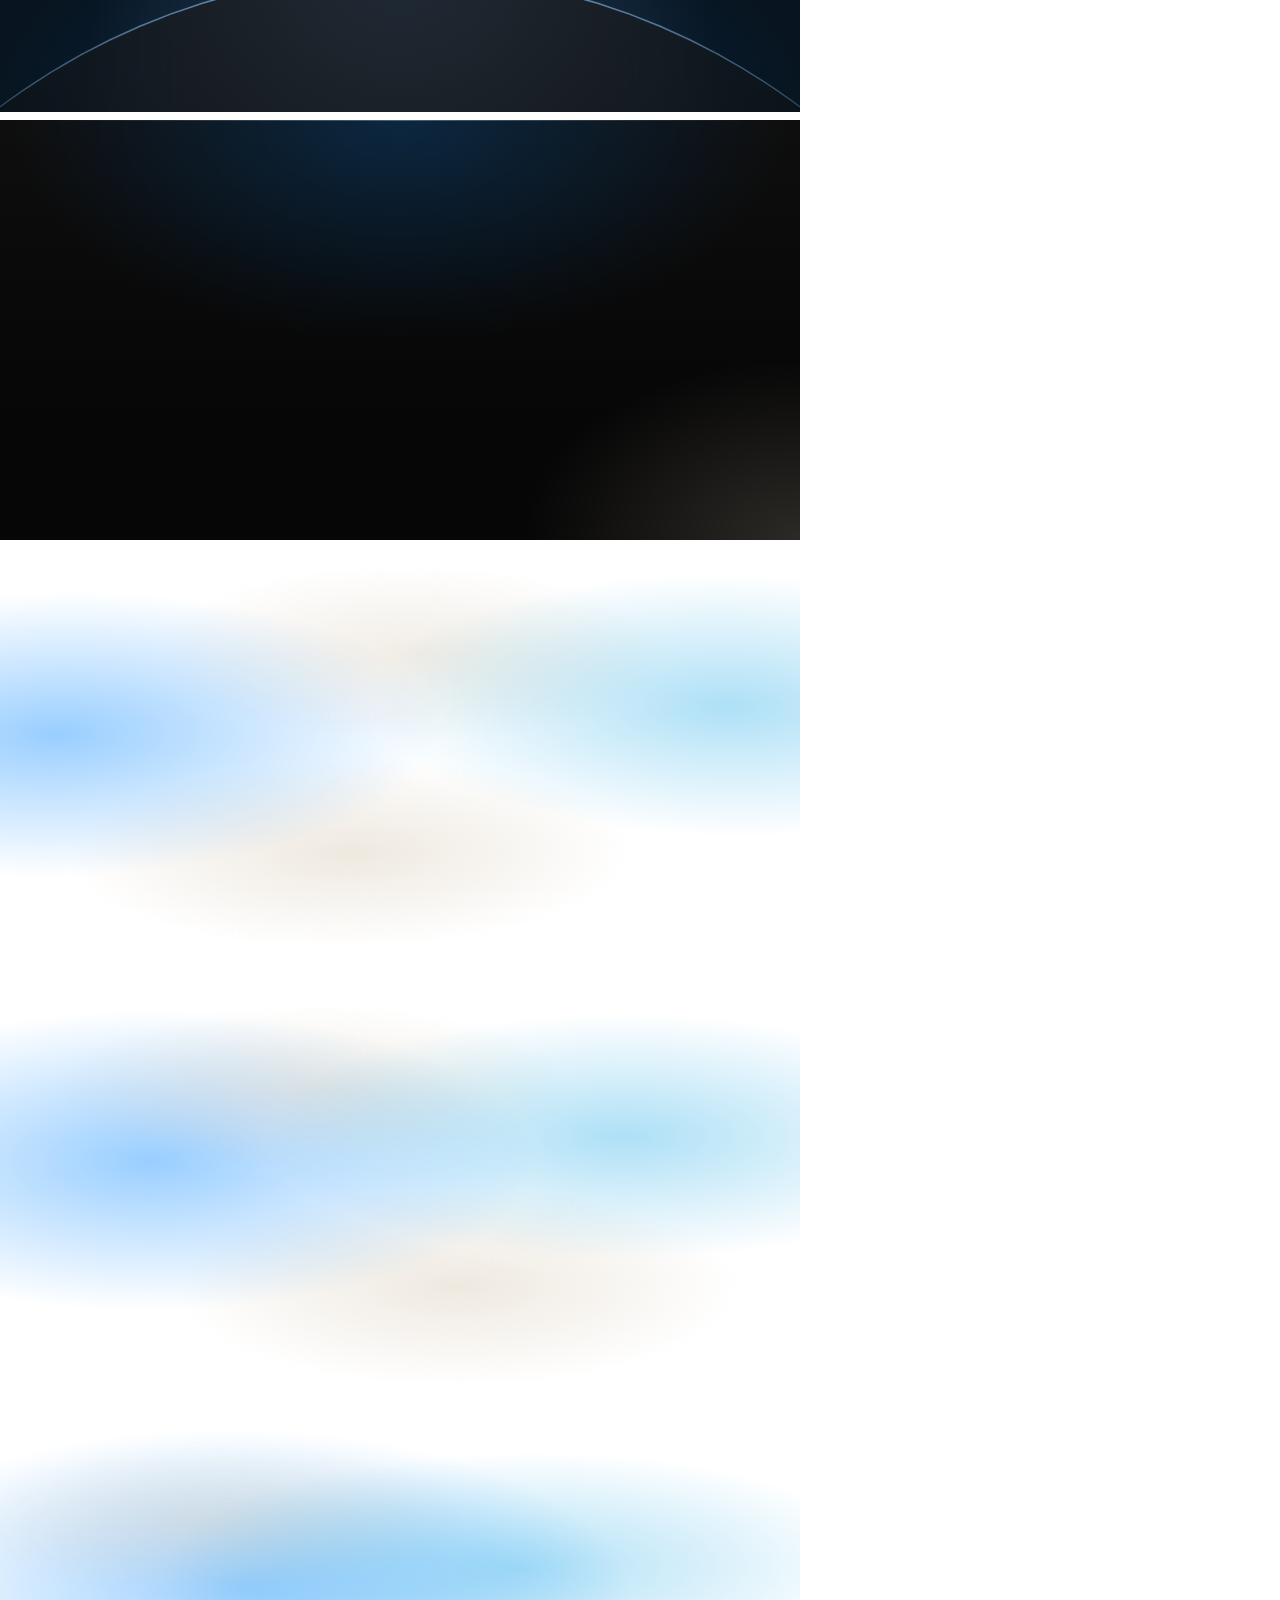
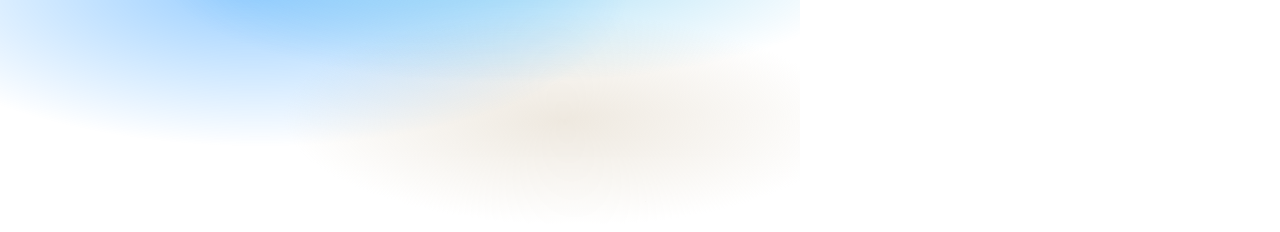
<file: .claude/skills/design-taste-frontend/assets/backgrounds/check.html>
<!doctype html>
<html lang="en" data-ground="sand">
<head>
<meta charset="utf-8">
<title>Backgrounds contrast check</title>
<!-- Every ground in a 800px box, for check.mjs: it sets a palette, screenshots the boxes and measures
     the ink and muted contrast on every pixel of each ground's text zone (index.json). The photograph
     grounds sit on a flat grey picture: #7c7c7c for the dark scrim, #d4d4d4 for the light one; and the worst case of the dark scrim: a white
     picture (white words on it). The light scrim is for pale photographs only. -->
<link rel="stylesheet" href="../system.css">
<link rel="stylesheet" href="backgrounds.css">
<style>body { margin: 0; width: 800px; } .box { width: 800px; margin: 0 0 8px; padding: 24px; font-size: 20px; } .pi, .pm { visibility: hidden; } .pi { color: var(--ink); } .pm { color: var(--muted); }  /* the liquid blobs held at the start, the middle and the end of their drift (the keyframes in backgrounds.css), so the text zone is measured where they stand under it */
  .at-start::before { animation: none; transform: translate3d(-7%, 0, 0) skewX(-7deg) scaleY(.94); } .at-start::after { animation: none; transform: translate3d(8%, 0, 0) skewX(6deg) scaleY(1.04); }
  .at-mid::before { animation: none; transform: translate3d(.5%, 0, 0) skewX(-.5deg) scaleY(.995); } .at-mid::after { animation: none; transform: translate3d(-.5%, 0, 0) scaleY(.98); }
  .at-end::before { animation: none; transform: translate3d(8%, 0, 0) skewX(6deg) scaleY(1.05); } .at-end::after { animation: none; transform: translate3d(-9%, 0, 0) skewX(-6deg) scaleY(.92); }
</style>
<script src="backgrounds.js" defer></script>
</head>
<body>
<div class="bg-mist box" data-g="mist" style="height:420px"><span class="pi">Ink</span> <span class="pm">Muted</span></div>
<div class="bg-halo box" data-g="halo" style="height:420px"><span class="pi">Ink</span> <span class="pm">Muted</span></div>
<div class="bg-grain box" data-g="grain" style="height:420px"><span class="pi">Ink</span> <span class="pm">Muted</span></div>
<div class="bg-paper box" data-g="paper" style="height:420px"><span class="pi">Ink</span> <span class="pm">Muted</span></div>
<div class="bg-dusk box" data-g="dusk" style="height:420px"><span class="pi">Ink</span> <span class="pm">Muted</span></div>
<div class="bg-topglow box" data-g="topglow" style="height:560px"><span class="pi">Ink</span> <span class="pm">Muted</span></div>
<div class="bg-ruled box" data-g="ruled" style="height:420px"><span class="pi">Ink</span> <span class="pm">Muted</span></div>
<div class="bg-dots box" data-g="dots" style="height:420px"><span class="pi">Ink</span> <span class="pm">Muted</span></div>
<div class="bg-arcs box" data-g="arcs" style="height:420px"><span class="pi">Ink</span> <span class="pm">Muted</span></div>
<div class="bg-band box" data-g="band" style="height:420px"><span class="pi">Ink</span> <span class="pm">Muted</span></div>
<div class="bg-field box" data-g="field" style="height:420px"><span class="pi">Ink</span> <span class="pm">Muted</span></div>
<div class="bg-band bg-tint box" data-g="band-tint" style="height:420px"><span class="pi">Ink</span> <span class="pm">Muted</span></div>
<div class="bg-field bg-tint box" data-g="field-tint" style="height:420px"><span class="pi">Ink</span> <span class="pm">Muted</span></div>
<div class="bg-photo box" data-g="photo" style="height:520px;--g-photo:linear-gradient(#7c7c7c,#7c7c7c)"><span class="pi">Ink</span> <span class="pm">Muted</span></div>
<div class="bg-photo bg-photo--left box" data-g="photo-left" style="height:520px;--g-photo:linear-gradient(#7c7c7c,#7c7c7c)"><span class="pi">Ink</span> <span class="pm">Muted</span></div>
<div class="bg-photo bg-photo--light box" data-g="photo-light" style="height:520px;--g-photo:linear-gradient(#d4d4d4,#d4d4d4)"><span class="pi">Ink</span> <span class="pm">Muted</span></div>
<div class="bg-photo box" data-g="photo-white" style="height:520px;--g-photo:linear-gradient(#fff,#fff)"><span class="pi">Ink</span> <span class="pm">Muted</span></div>
<div class="bg-photo bg-photo--left box" data-g="photo-left-white" style="height:520px;--g-photo:linear-gradient(#fff,#fff)"><span class="pi">Ink</span> <span class="pm">Muted</span></div>
<div class="bg-horizon box" data-g="horizon" style="height:640px"><span class="pi">Ink</span> <span class="pm">Muted</span></div>
<div class="bg-deep box" data-g="deep" style="height:420px"><span class="pi">Ink</span> <span class="pm">Muted</span></div>
<div class="bg-liquid box at-start" data-g="liquid" data-no-pause style="height:420px"><span class="pi">Ink</span> <span class="pm">Muted</span></div>
<div class="bg-liquid box at-mid" data-g="liquid-mid" data-no-pause style="height:420px"><span class="pi">Ink</span> <span class="pm">Muted</span></div>
<div class="bg-liquid box at-end" data-g="liquid-end" data-no-pause style="height:420px"><span class="pi">Ink</span> <span class="pm">Muted</span></div>

</body>
</html>
</file>
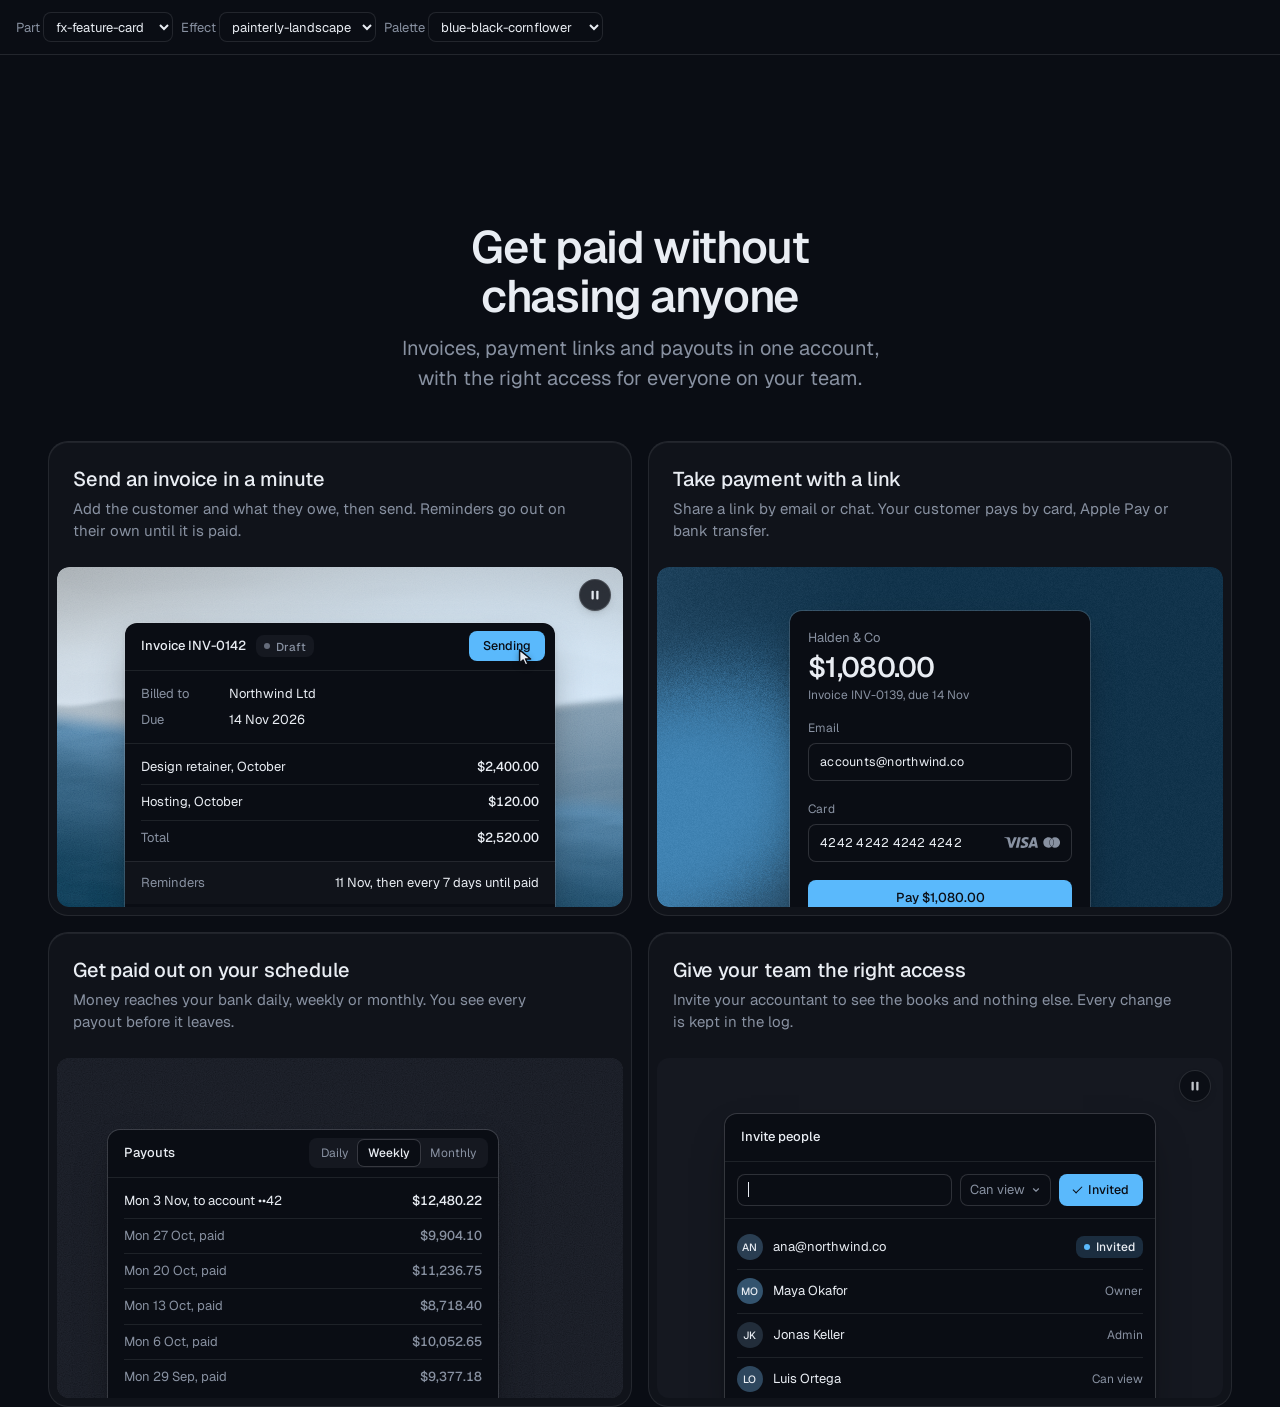
<file: .claude/skills/design-taste-frontend/assets/components/_lab.html>
<!doctype html>
<html lang="en" data-radius="soft">
<head>
<script>window.__tpGlMax = 16;   /* a gallery shows many live effects at once; a page of a site keeps the default 4 (fx.js) */</script>
<meta charset="utf-8">
<meta name="viewport" content="width=device-width, initial-scale=1">
<title>Component lab</title>
<link rel="preconnect" href="https://fonts.googleapis.com">
<link rel="preconnect" href="https://fonts.gstatic.com" crossorigin>
<link href="https://fonts.googleapis.com/css2?family=Geist:wght@100..900&family=Geist+Mono:wght@400..600&display=swap" rel="stylesheet">
<link rel="stylesheet" href="../system.css">
<link rel="stylesheet" href="./base.css">
<style>
  /* one component on its own, with a chosen effect (or object) and palette:
     _lab.html?c=fx-chart&fx=ruled-grounds&palette=white-link-blue&w=640 */
  :root { --font-display: "Geist", system-ui, sans-serif; --font-text: "Geist", system-ui, sans-serif; --font-mono: "Geist Mono", ui-monospace, monospace; --display-weight: 560; --display-tracking: -0.03em; }
  body { min-height: 100vh; margin: 0; }
  .bar { display: flex; flex-wrap: wrap; gap: 8px; align-items: center; padding: 12px 16px; border-bottom: 1px solid var(--line); font: 13px/1.4 var(--font-text); color: var(--muted); }
  .bar select { font: inherit; color: var(--ink); background: var(--bg); border: 1px solid var(--line); border-radius: var(--r-sm); height: 30px; padding: 0 8px; }
  .stage { padding: clamp(16px, 4vw, 48px); margin-inline: auto; }
</style>
</head>
<body>
<div class="bar">
  <label>Part <select id="c"></select></label>
  <label>Effect <select id="fx"></select></label>
  <label>Palette <select id="pal"></select></label>
</div>
<main class="stage" id="stage"></main>
<script type="module">
  import fx from '../effects/fx.js';
  const PARTS = ['fx-feature-card', 'fx-dither-object', 'fx-headline', 'fx-button', 'fx-prompt', 'fx-icon-tiles', 'fx-stat', 'fx-globe', 'fx-map', 'fx-chart', 'fx-bars', 'fx-band', 'fx-spotlight', 'fx-photo', 'fx-avatar', 'fx-search', 'fx-logos', 'fx-tabs', 'fx-pricing', 'fx-progress'];
  const PALETTES = {
    'blue-black-cornflower': { bg: '#0a0d14', surface: '#131824', ink: '#e9edf3', muted: '#8891a1', accent: '#5ab9fc', accentInk: '#0a0d14' },
    'graphite-safety-orange': { bg: '#18191b', surface: '#222427', ink: '#eff0f1', muted: '#9c9ea3', accent: '#ff4a1f', accentInk: '#18191b' },
    'white-link-blue': { bg: '#ffffff', surface: '#f4f4f4', ink: '#111111', muted: '#6b6b6b', accent: '#1a4be0', accentInk: '#ffffff' },
    'moss-sand': { bg: '#ddd6c6', surface: '#d2cab8', ink: '#2a2a26', muted: '#59574e', accent: '#4f6238', accentInk: '#ffffff' },
    'cobalt-field': { bg: '#0034eb', surface: '#002fd6', ink: '#ffffff', muted: '#dfe4f2', accent: '#e9e34a', accentInk: '#111111' },
  };
  const q = new URLSearchParams(location.search);
  const part = PARTS.includes(q.get('c')) ? q.get('c') : PARTS[0];
  const palId = PALETTES[q.get('palette')] ? q.get('palette') : 'blue-black-cornflower';
  const p = PALETTES[palId];
  const s = document.documentElement.style;
  const action = fx.color.contrast(p.accent, p.bg) >= 2.2 ? p.accent : p.ink;
  Object.entries({ '--p-bg': p.bg, '--p-surface': p.surface, '--p-ink': p.ink, '--p-muted': p.muted, '--p-accent': p.accent, '--p-accent-ink': p.accentInk, '--p-action': action, '--p-action-ink': action === p.accent ? p.accentInk : p.bg }).forEach(([k, v]) => s.setProperty(k, v));
  s.colorScheme = fx.color.isDark(p.bg) ? 'dark' : 'light';
  if (q.has('fallback')) fx.config.forceFallback = true;
  // one part at a time: at most 4 live WebGL contexts on this page
  fx.config.maxLive = 4;
  if (q.has('w')) document.getElementById('stage').style.maxWidth = q.get('w') + 'px';

  const base = `./${part}/`;
  const [meta, html, mod] = await Promise.all([fetch(base + 'meta.json').then(r => r.json()), fetch(base + 'component.html').then(r => r.text()), import(base + 'component.js')]);
  const link = Object.assign(document.createElement('link'), { rel: 'stylesheet', href: base + 'component.css' });
  document.head.append(link);
  await new Promise(r => { link.onload = link.onerror = r; });
  const choices = meta.effects?.length ? meta.effects : meta.objects || [];
  const chosen = choices.includes(q.get('fx')) ? q.get('fx') : meta.default;
  const stage = document.getElementById('stage');
  stage.innerHTML = html;
  const root = stage.firstElementChild;
  // the chosen effect goes where the part reads it: data-cx-object, data-cx-fill, or data-cx-effect on the root
  // the dither object: one figure set to the chosen object (one live object, as on a page); no caption under it
  if (meta.objects) {
    const fig = root.matches('[data-cx-object]') ? root : root.querySelector('[data-cx-object]');
    fig.dataset.cxObject = chosen;
    if (q.get('render') === 'studio') fig.dataset.cxRender = 'studio';
    fig.querySelector('.cx-obj__stage').removeAttribute('aria-label');
    fig.style.maxWidth = '720px';
  }
  // without ?fx= the markup keeps its own effects (the feature card mixes a landscape and a grain: setting
  // the default on every panel would paint the grain panel as a landscape too)
  else if (!choices.includes(q.get('fx'))) { /* as written */ }
  else if (root.querySelector('[data-cx-fill]')) root.querySelectorAll('[data-cx-fill]').forEach(el => { el.dataset.cxFill = chosen; });
  else if (root.querySelector('[data-cx-effect]')) root.querySelectorAll('[data-cx-effect]').forEach(el => { el.dataset.cxEffect = chosen; });
  else root.dataset.cxEffect = chosen;
  // the map draws its baked streets; an effect named with ?fx= shows its fallback ground (no map data) instead
  if (part === 'fx-map' && choices.includes(q.get('fx'))) delete root.dataset.cxMap;
  await document.fonts.ready;
  window.__part = mod.default(root);
  setTimeout(() => { document.documentElement.dataset.ready = '1'; }, 1200);

  const fill = (sel, list, cur, key) => {
    const el = document.getElementById(sel);
    el.innerHTML = list.map(v => `<option${v === cur ? ' selected' : ''}>${v}</option>`).join('');
    el.addEventListener('change', () => { q.set(key, el.value); if (key === 'c') q.delete('fx'); location.search = q.toString(); });
  };
  fill('c', PARTS, part, 'c');
  // a part whose default is none (the map's streets, the photograph as it is) lists none first, so the
  // select never shows an effect that is not on
  fill('fx', meta.default === 'none' ? ['none', ...choices] : choices, chosen, 'fx');
  fill('pal', Object.keys(PALETTES), palId, 'palette');
</script>
</body>
</html>
</file>
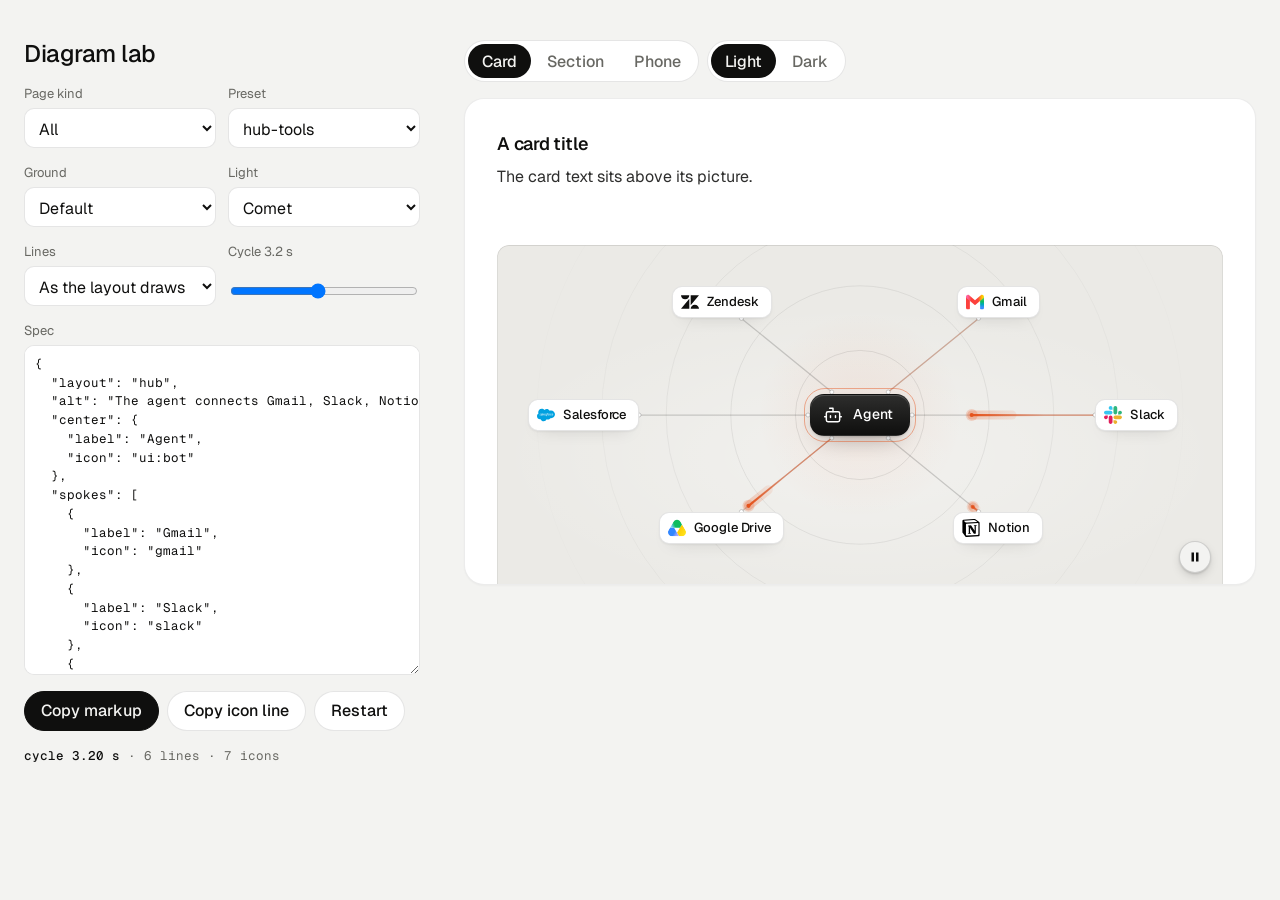
<file: .claude/skills/design-taste-frontend/assets/diagrams/lab.html>
<!doctype html>
<html lang="en">
<head>
<meta charset="utf-8">
<meta name="viewport" content="width=device-width, initial-scale=1">
<title>Diagram lab</title>
<link rel="preconnect" href="https://fonts.googleapis.com">
<link rel="preconnect" href="https://fonts.gstatic.com" crossorigin>
<link href="https://fonts.googleapis.com/css2?family=Geist:wght@300..700&family=Geist+Mono:wght@400;500&display=swap" rel="stylesheet">
<link rel="stylesheet" href="../ui/cards.css">
<link rel="stylesheet" href="diagram.css">
<style>
  /* The builder: pick a preset, change the JSON or the controls, see the card at once, copy the markup. Not part of a page. */
  :root { --font-text: "Geist", system-ui, sans-serif; --font-display: "Geist", system-ui, sans-serif; --font-mono: "Geist Mono", ui-monospace, monospace; }
  [data-theme="light"] { --bg: #f3f3f1; --card: #ffffff; --ink: #0f0f0e; --muted: #686863; --accent: #e5531c; --accent-ink: #ffffff; --frag: #ffffff; --ground-bg: #ebeae6; --ground-accent: #dcd9d0; --line: rgb(0 0 0 / .1); --field: #ffffff; }
  [data-theme="light"][data-accent="blue"] { --accent: #2456e8; }
  [data-theme="light"][data-accent="green"] { --accent: #16825d; }
  [data-theme="dark"] { --bg: #070708; --card: #141416; --ink: #f2f2ef; --muted: #8f9094; --accent: #ff7a3c; --accent-ink: #120c08; --frag: #1c1d20; --ground-bg: #101012; --ground-accent: #232326; --line: rgb(255 255 255 / .12); --field: #101012; }
  [data-theme="dark"][data-accent="white"] { --accent: #f2f2ef; --accent-ink: #0b0b0c; }
  [data-theme="dark"][data-accent="green"] { --accent: #3ccf8e; --accent-ink: #06130d; }
  * { box-sizing: border-box; }
  html, body { margin: 0; }
  body { font-family: var(--font-text); background: var(--bg); color: var(--ink); -webkit-font-smoothing: antialiased; min-height: 100vh; }
  .lab { display: grid; gap: 32px; max-width: 1440px; margin: 0 auto; padding: 32px 24px 64px; }
  .side { display: grid; gap: 16px; align-content: start; min-width: 0; }
  .side h1 { margin: 0; font: 500 24px/1.2 var(--font-display); letter-spacing: -0.02em; }
  .row { display: grid; gap: 6px; }
  .row > label, .row > .lbl { font-size: 13px; color: var(--muted); }
  .two { display: grid; grid-template-columns: 1fr 1fr; gap: 12px; }
  select, textarea, button, input[type=range] { font: inherit; color: inherit; }
  select, textarea { width: 100%; background: var(--field); border: 1px solid var(--line); border-radius: 10px; padding: 9px 10px; }
  select { height: 40px; }
  textarea { min-height: 360px; resize: vertical; font: 400 12.5px/1.5 var(--font-mono); white-space: pre; tab-size: 2; }
  textarea.is-bad { border-color: #c4321c; }
  .btns { display: flex; flex-wrap: wrap; gap: 8px; }
  button.b { height: 40px; padding: 0 16px; border-radius: 999px; border: 1px solid var(--line); background: var(--card); cursor: pointer; font-weight: 500; }
  button.b:hover { border-color: var(--ink); }
  button.b--main { background: var(--ink); color: var(--bg); border-color: var(--ink); }
  .out { font: 400 12.5px/1.5 var(--font-mono); color: var(--muted); overflow-wrap: anywhere; min-height: 1.5em; }
  .out b { color: var(--ink); font-weight: 500; }
  .out .bad { color: #c4321c; }
  .lb-stage { min-width: 0; display: grid; align-content: start; gap: 16px; }
  .lb-stage .card > .panel { --p-h: 340px; }
  .lb-stage .card--wide > .panel { --p-h: 560px; }
  .lb-stage .card--phone { max-width: 390px; }
  .lb-stage .card--phone > .panel { --p-h: 300px; }
  .seg { display: inline-flex; border: 1px solid var(--line); border-radius: 999px; padding: 3px; gap: 2px; background: var(--card); width: fit-content; }
  .seg button { height: 34px; padding: 0 14px; border: 0; background: none; border-radius: 999px; cursor: pointer; font-weight: 500; color: var(--muted); }
  .seg button[aria-pressed="true"] { background: var(--ink); color: var(--bg); }
  @media (min-width: 1024px) { .lab { grid-template-columns: 400px minmax(0, 1fr); gap: 40px; padding-top: 40px; } textarea { min-height: 330px; } .side { position: sticky; top: 24px; max-height: calc(100vh - 48px); overflow: auto; padding-right: 4px; } }
  @media (max-width: 639px) { .lab { padding: 24px 16px 48px; } }
</style>
</head>
<body data-theme="light" data-icon-base="../icons/demo/">
<div class="lab">
  <aside class="side">
    <h1>Diagram lab</h1>
    <div class="two">
      <div class="row"><label for="type">Page kind</label><select id="type"><option value="">All</option><option>software</option><option>tech</option><option>gaming</option><option>product</option><option>service</option></select></div>
      <div class="row"><label for="preset">Preset</label><select id="preset"></select></div>
    </div>
    <div class="two">
      <div class="row"><label for="ground">Ground</label><select id="ground"><option value="">Default</option><option>dots</option><option>rings</option><option>grid</option><option>glow</option><option>glow dots</option><option>glow rings</option><option>none</option></select></div>
      <div class="row"><label for="pulse">Light</label><select id="pulse"><option value="">Comet</option><option>dot</option><option>none</option></select></div>
    </div>
    <div class="two">
      <div class="row"><label for="curve">Lines</label><select id="curve"><option value="">As the layout draws them</option><option>curve</option><option>elbow</option><option>swirl</option></select></div>
      <div class="row"><label for="cycle">Cycle <span id="cycleV">3.2 s</span></label><input id="cycle" type="range" min="2.5" max="4" step="0.1" value="3.2"></div>
    </div>
    <div class="row"><label for="json">Spec</label><textarea id="json" spellcheck="false"></textarea></div>
    <div class="btns">
      <button class="b b--main" id="copy" type="button">Copy markup</button>
      <button class="b" id="copyIcons" type="button">Copy icon line</button>
      <button class="b" id="restart" type="button">Restart</button>
    </div>
    <div class="out" id="info"></div>
  </aside>
  <main class="lb-stage">
    <div class="btns">
      <div class="seg" id="size" role="group" aria-label="Size"><button type="button" data-v="card" aria-pressed="true">Card</button><button type="button" data-v="section" aria-pressed="false">Section</button><button type="button" data-v="phone" aria-pressed="false">Phone</button></div>
      <div class="seg" id="theme" role="group" aria-label="Palette"><button type="button" data-v="light" aria-pressed="true">Light</button><button type="button" data-v="dark" aria-pressed="false">Dark</button></div>
    </div>
    <article class="card card--row" id="card"><h3 id="ct"></h3><p id="cp"></p><div class="panel"><div class="dg" id="dg"></div></div></article>
  </main>
</div>
<script type="module">
  import dg from './diagram.js';
  const $ = id => document.getElementById(id);
  const presets = await dg.presets();
  const base = new URL('../icons/demo/', location.href).href;
  const q = new URLSearchParams(location.search);
  let spec = null, d = null, size = 'card';

  const names = type => Object.keys(presets).filter(k => !type || (presets[k].types || []).includes(type));
  const fillPresets = () => { $('preset').innerHTML = names($('type').value).map(k => `<option>${k}</option>`).join(''); };
  const load = id => { spec = JSON.parse(JSON.stringify(presets[id])); delete spec.types; $('json').value = JSON.stringify(spec, null, 2); sync(); };
  const first = n => (spec.center || spec.core || spec.input || spec.root || spec.left || {}).label || n;

  function iconIds(o, out = new Set()) {
    if (Array.isArray(o)) o.forEach(x => iconIds(x, out));
    else if (o && typeof o === 'object') for (const k in o) { if (k === 'icon' && typeof o[k] === 'string' && !/^text:|[/.]/.test(o[k])) out.add(o[k]); else iconIds(o[k], out); }
    return out;
  }
  function markup() {
    const j = JSON.stringify(spec);
    return /'/.test(j)
      ? `<div class="panel"><div class="dg" data-diagram><script type="application/json">${j}<\/script></div></div>`
      : `<div class="panel"><div class="dg" data-diagram='${j}'></div></div>`;
  }
  function paint() {
    const card = $('card');
    card.classList.toggle('card--wide', size === 'section');
    card.classList.toggle('card--phone', size === 'phone');
    const s = JSON.parse(JSON.stringify(spec));
    if (size === 'section') s.size = 'section';
    $('ct').textContent = 'A card title';
    $('cp').textContent = 'The card text sits above its picture.';
    const el = $('dg');
    d = dg.mount(el, s, { iconBase: base });
    const ids = [...iconIds(spec)];
    setTimeout(() => {
      $('info').innerHTML = `<b>cycle ${d.T ? d.T.toFixed(2) : '-'} s</b> · ${d.E ? d.E.filter(e => e.lit).length : 0} lines · ${ids.length} icons`;
    }, 400);
  }
  function sync() {
    try { spec = JSON.parse($('json').value); $('json').classList.remove('is-bad'); } catch (e) { $('json').classList.add('is-bad'); $('info').innerHTML = `<span class="bad">${e.message}</span>`; return; }
    paint();
  }
  // a control writes into the spec and the textarea
  function setField(path, v) {
    try { spec = JSON.parse($('json').value); } catch { return; }
    const [a, b] = path.split('.');
    if (b) { spec[a] = spec[a] || {}; if (v === '' || v == null) delete spec[a][b]; else spec[a][b] = v; if (!Object.keys(spec[a]).length) delete spec[a]; }
    else if (v === '' || v == null) delete spec[a]; else spec[a] = v;
    $('json').value = JSON.stringify(spec, null, 2);
    sync();
  }
  $('type').onchange = () => { fillPresets(); load($('preset').value); };
  $('preset').onchange = () => { $('ground').value = $('pulse').value = $('curve').value = ''; $('cycle').value = 3.2; $('cycleV').textContent = '3.2 s'; load($('preset').value); };
  $('ground').onchange = () => setField('ground', $('ground').value);
  $('pulse').onchange = () => setField('motion.pulse', $('pulse').value);
  $('curve').onchange = () => setField('curve', $('curve').value);
  $('cycle').oninput = () => { $('cycleV').textContent = (+$('cycle').value).toFixed(1) + ' s'; setField('motion.cycle', +$('cycle').value === 3.2 ? '' : +$('cycle').value); };
  let t0; $('json').oninput = () => { clearTimeout(t0); t0 = setTimeout(sync, 350); };
  $('restart').onclick = () => d && d.restart && d.restart();
  const copy = async (text, btn, label) => { try { await navigator.clipboard.writeText(text); btn.textContent = 'Copied'; } catch { btn.textContent = 'Copy failed'; } setTimeout(() => (btn.textContent = label), 1400); };
  $('copy').onclick = () => copy(markup(), $('copy'), 'Copy markup');
  $('copyIcons').onclick = () => copy(`node <skill>/scripts/icons.mjs fetch ${[...iconIds(spec)].join(' ')} --out assets/icons`, $('copyIcons'), 'Copy icon line');
  for (const [id, key] of [['size', 'size'], ['theme', 'theme']]) {
    $(id).onclick = ev => {
      const b = ev.target.closest('button'); if (!b) return;
      [...$(id).children].forEach(x => x.setAttribute('aria-pressed', String(x === b)));
      if (key === 'size') { size = b.dataset.v; paint(); } else document.body.dataset.theme = b.dataset.v;
    };
  }
  if (q.get('type')) $('type').value = q.get('type');
  fillPresets();
  if (q.get('preset') && presets[q.get('preset')]) $('preset').value = q.get('preset');
  if (q.get('theme') === 'dark') { document.body.dataset.theme = 'dark'; $('theme').children[1].click(); }
  load($('preset').value);
  window.__lab = { get d() { return d; } };
</script>
</body>
</html>
</file>
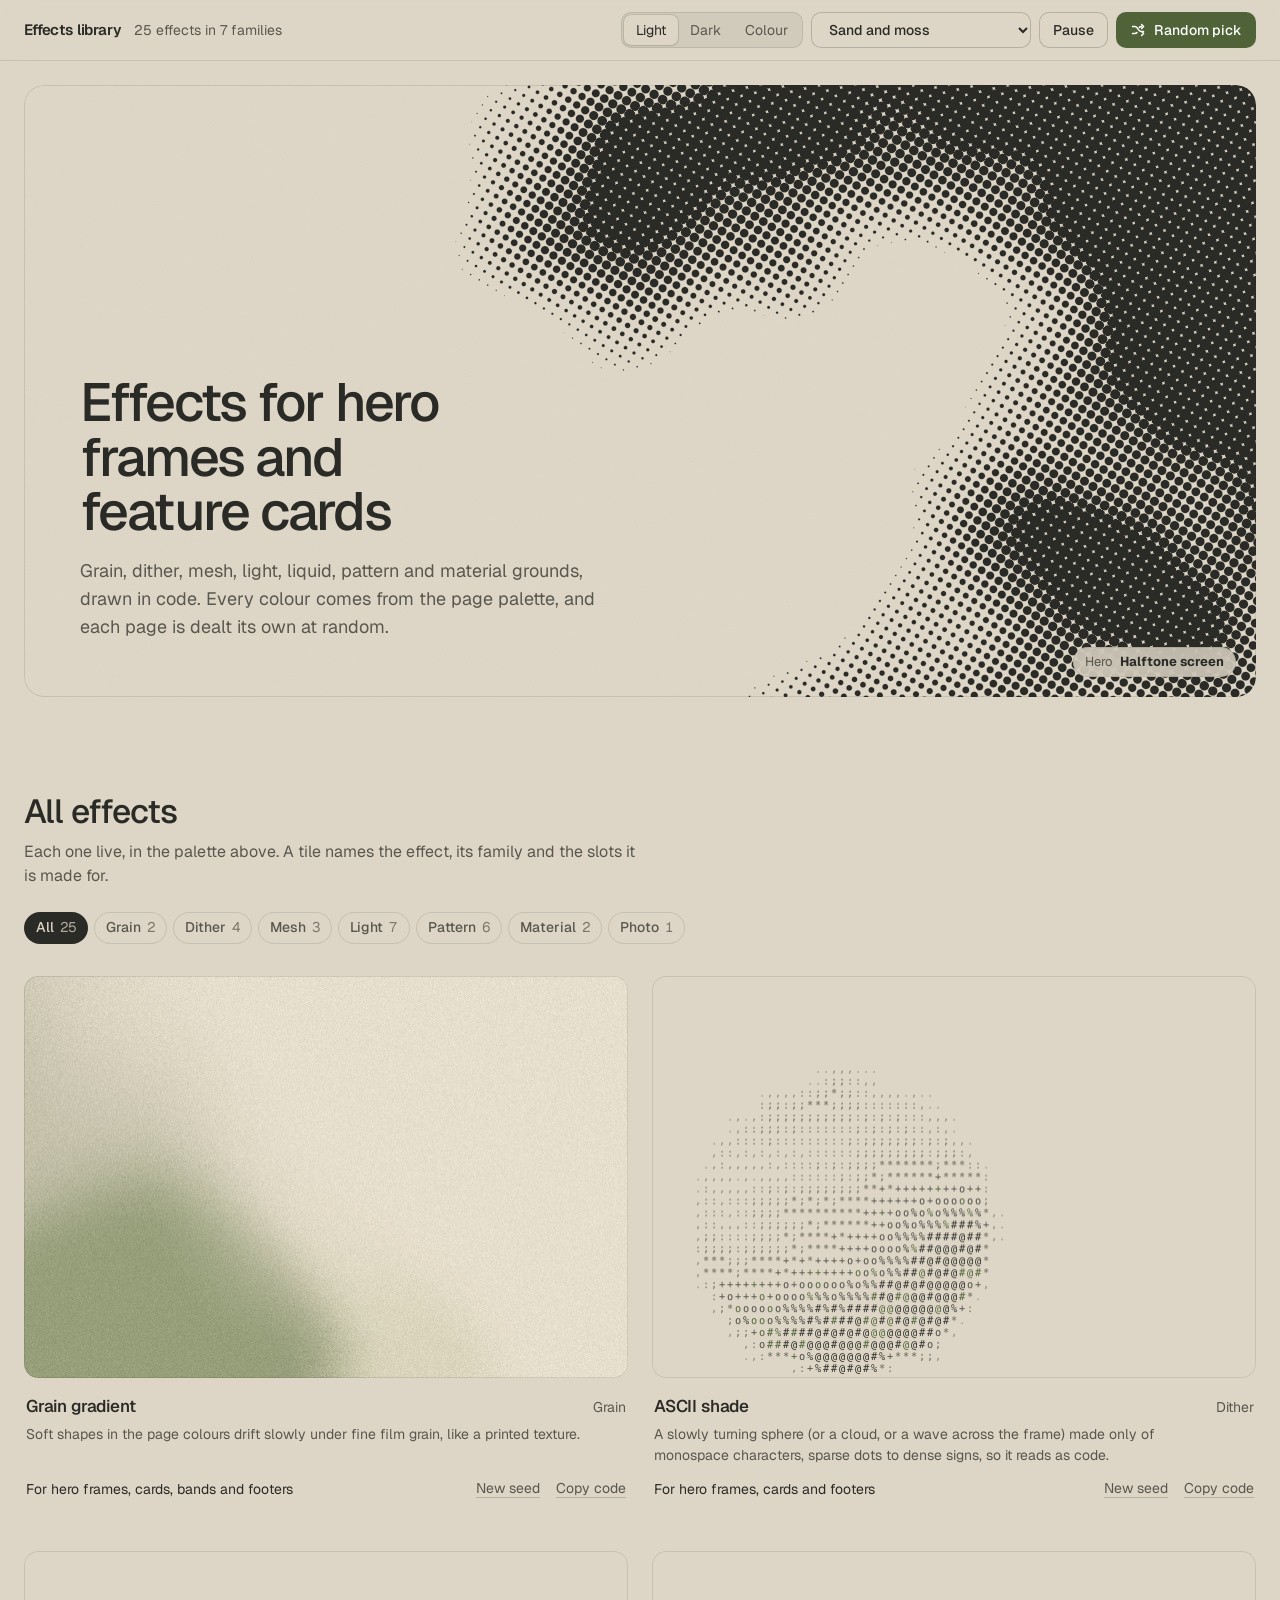
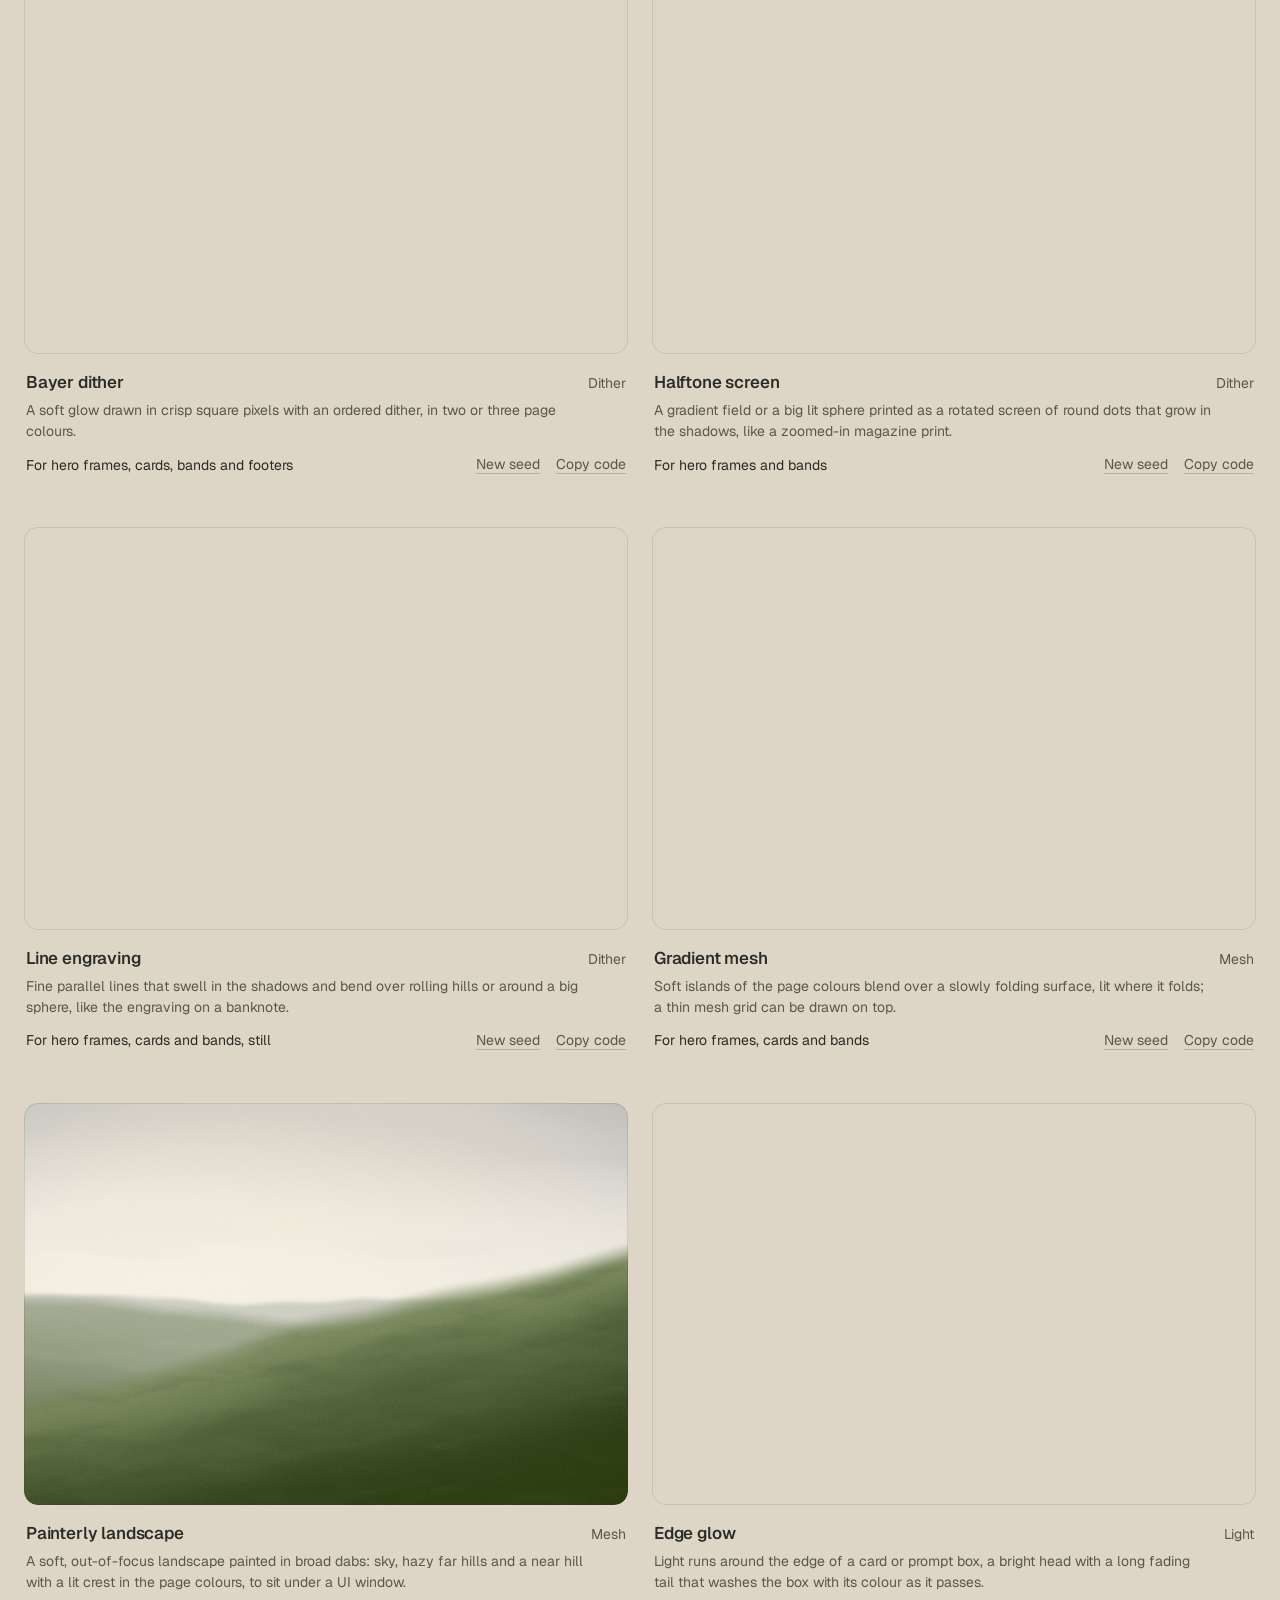
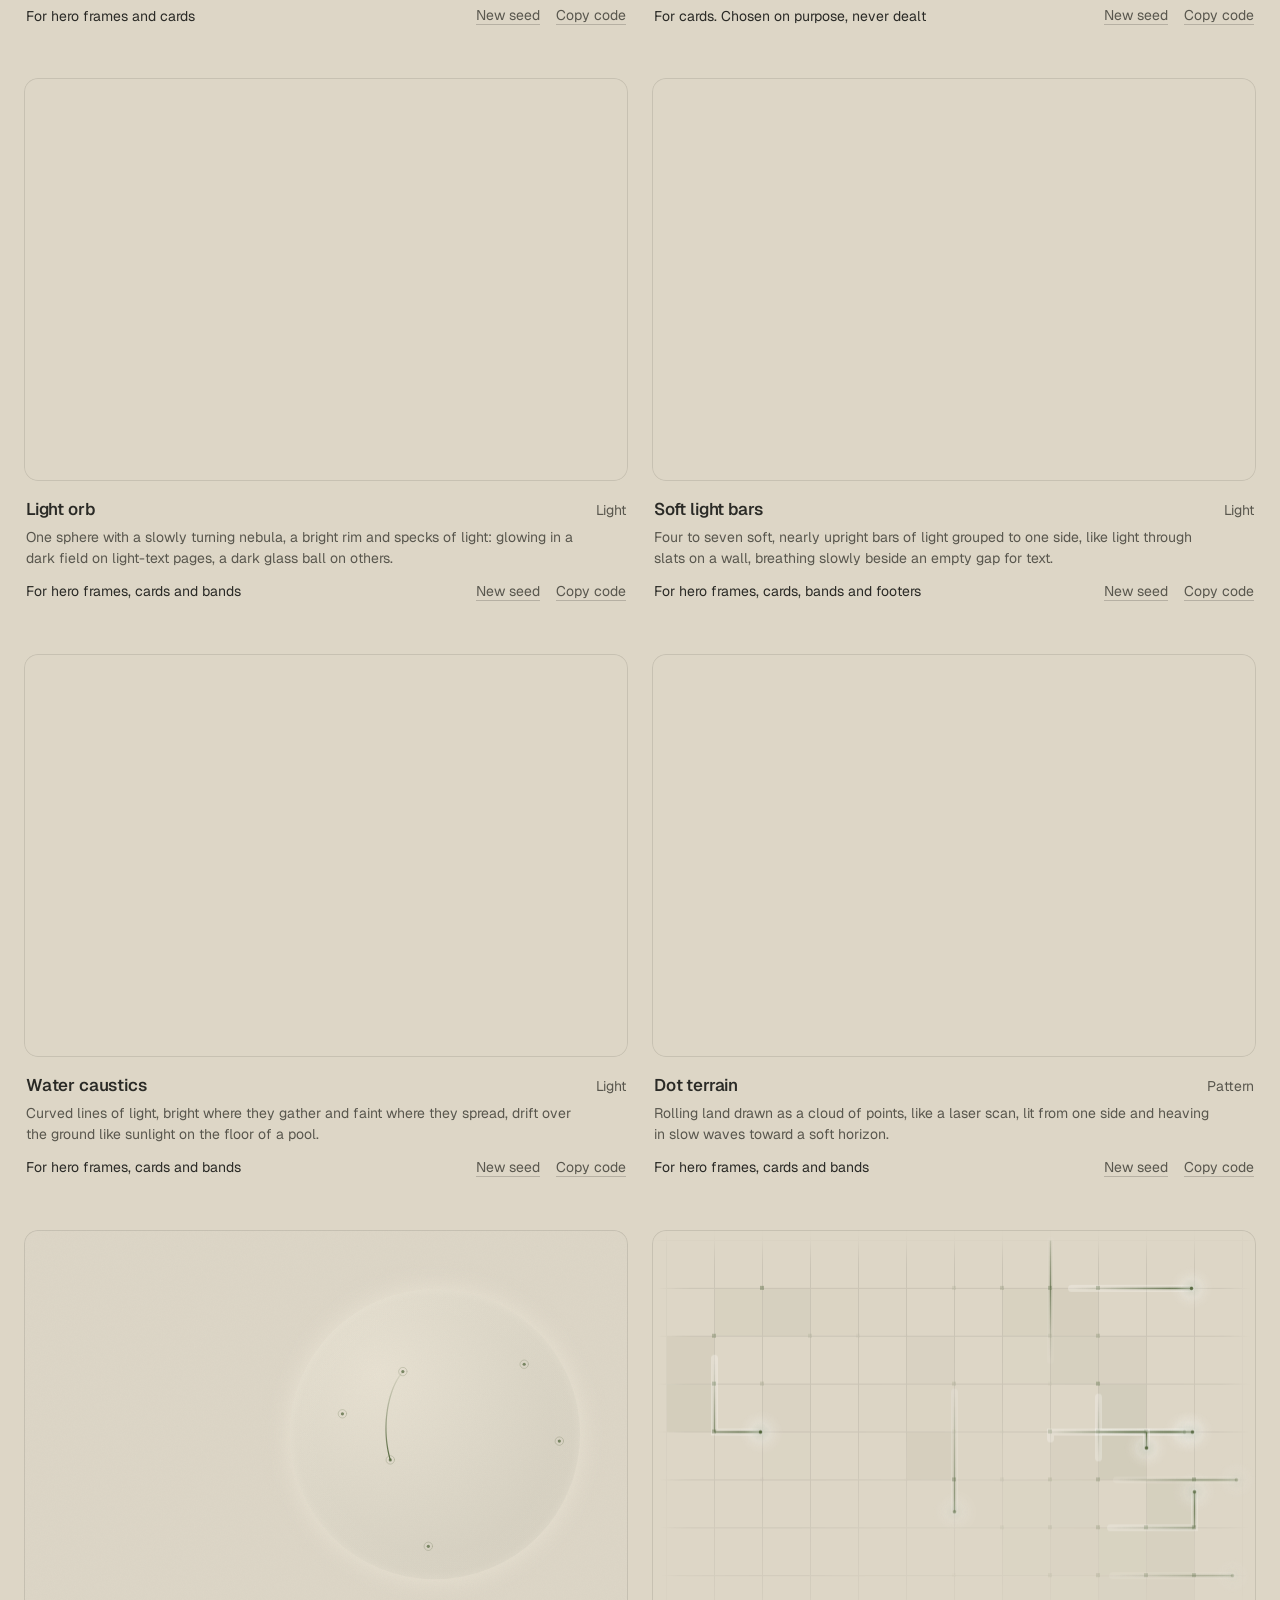
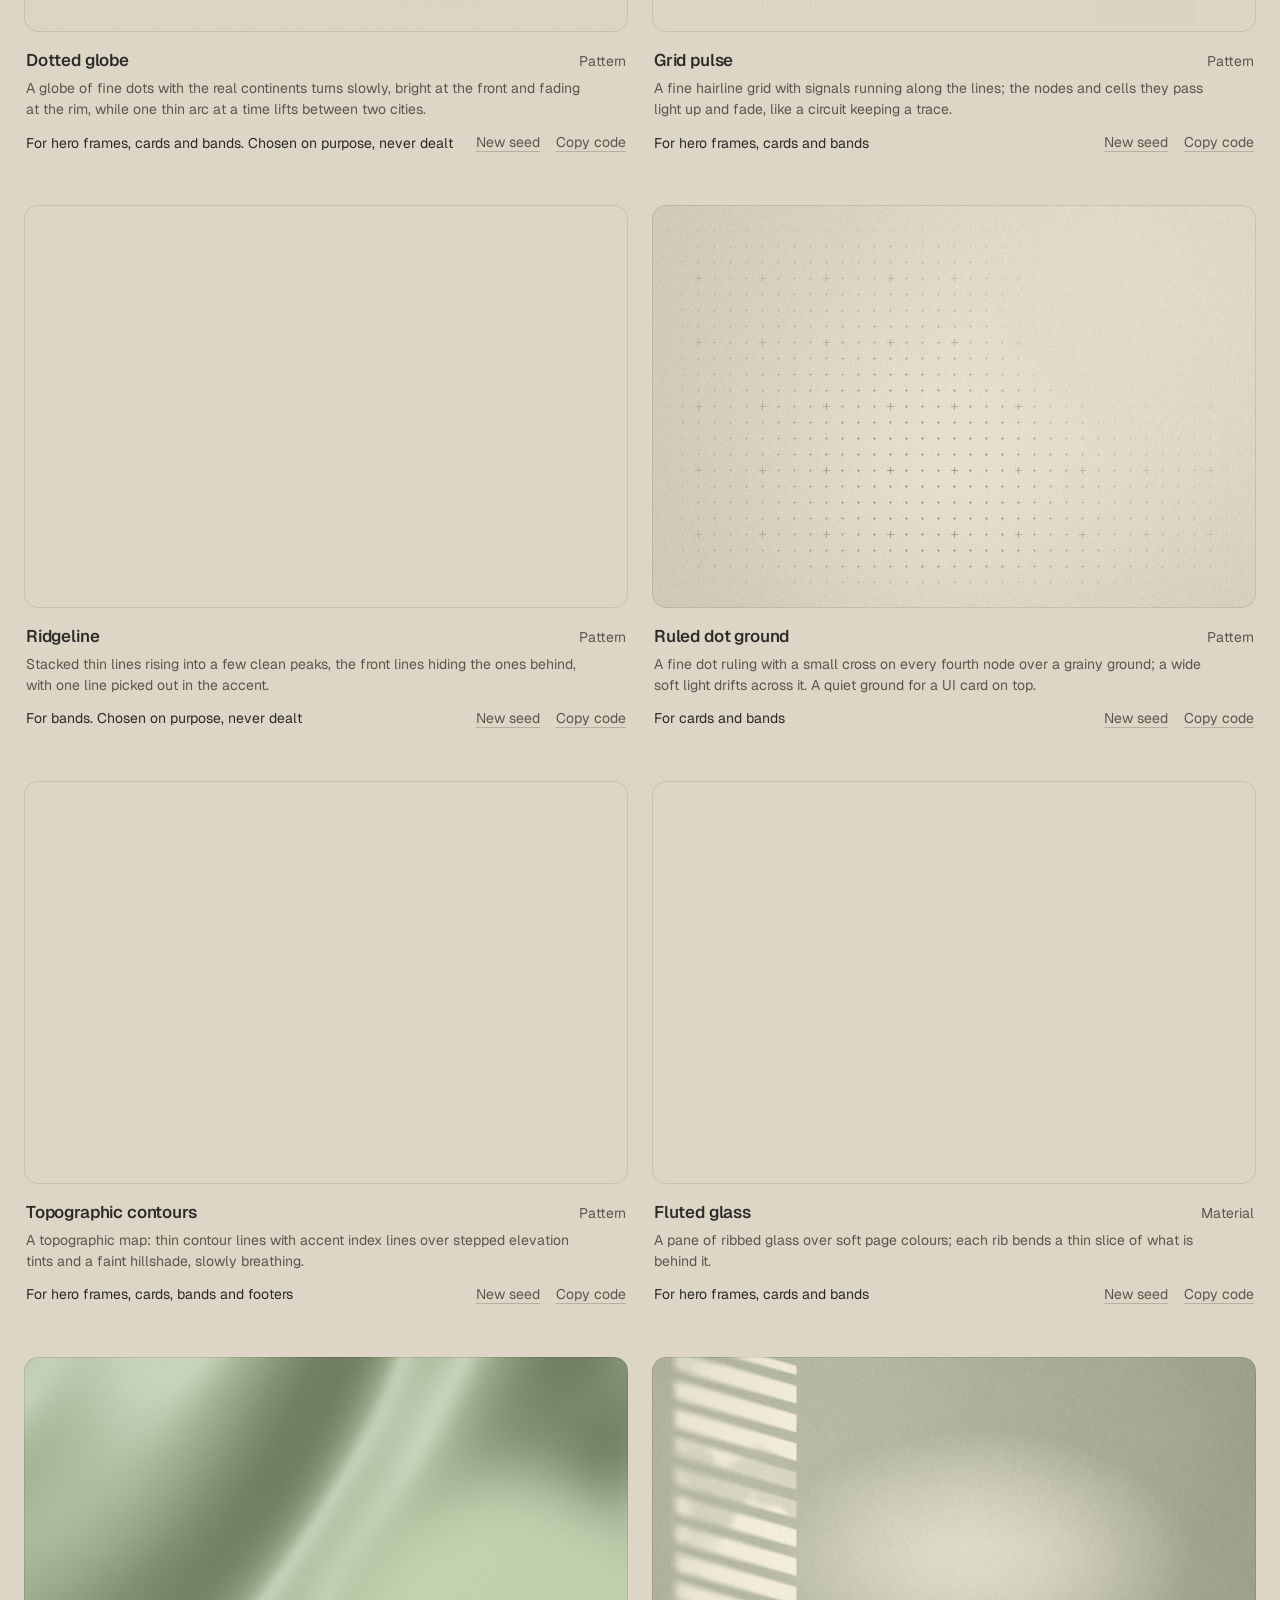
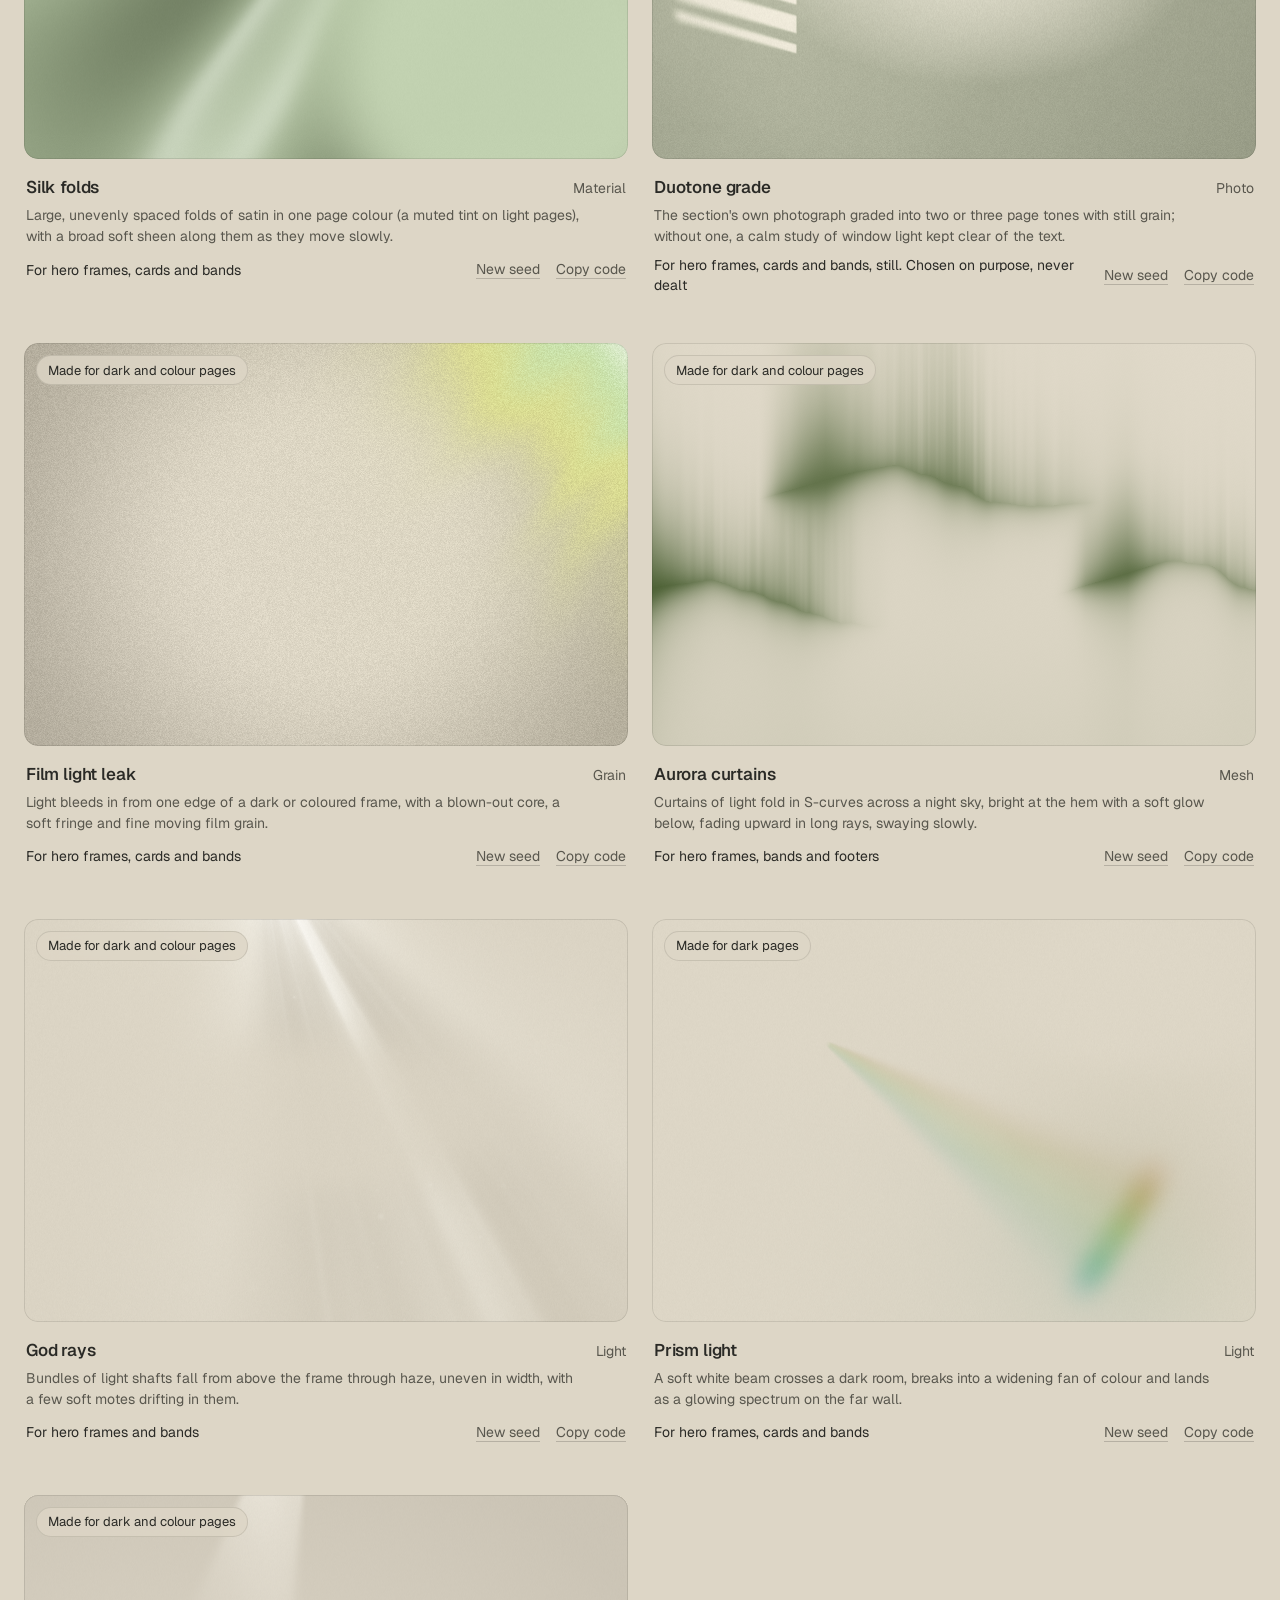
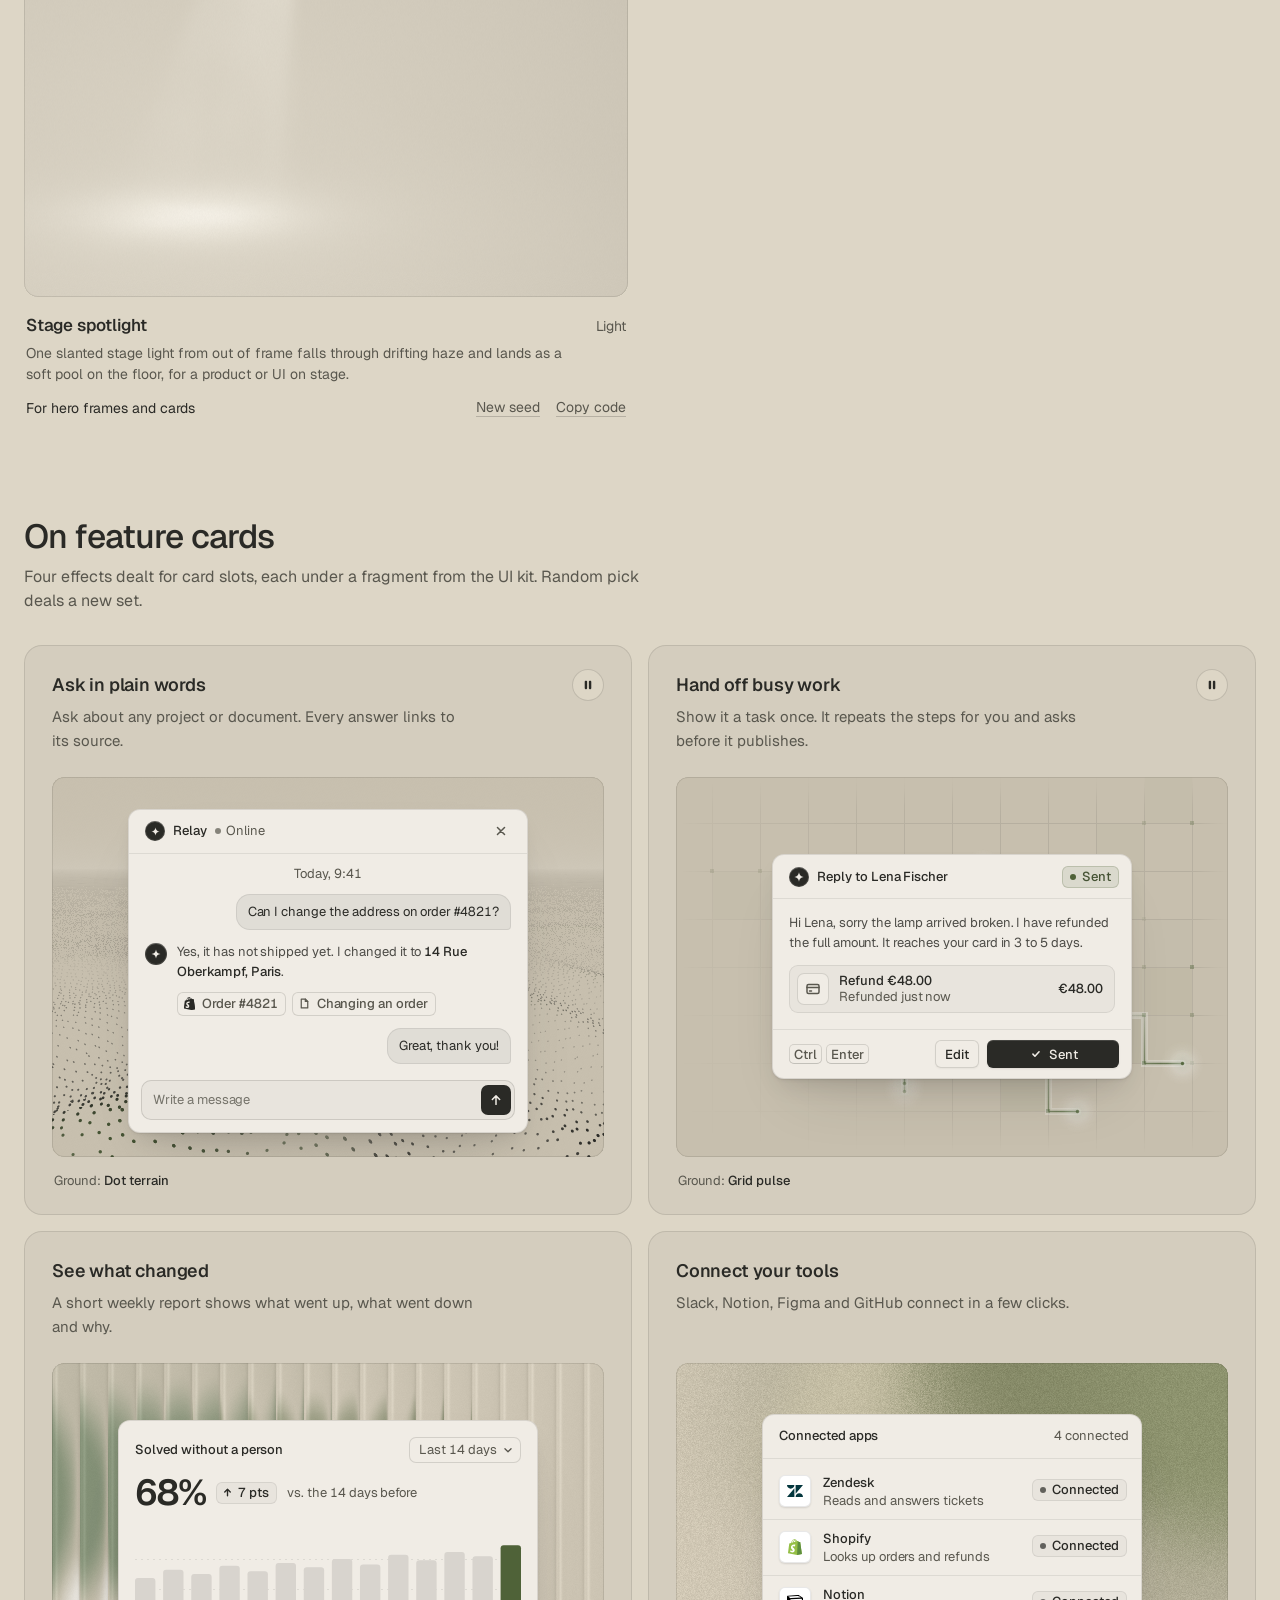
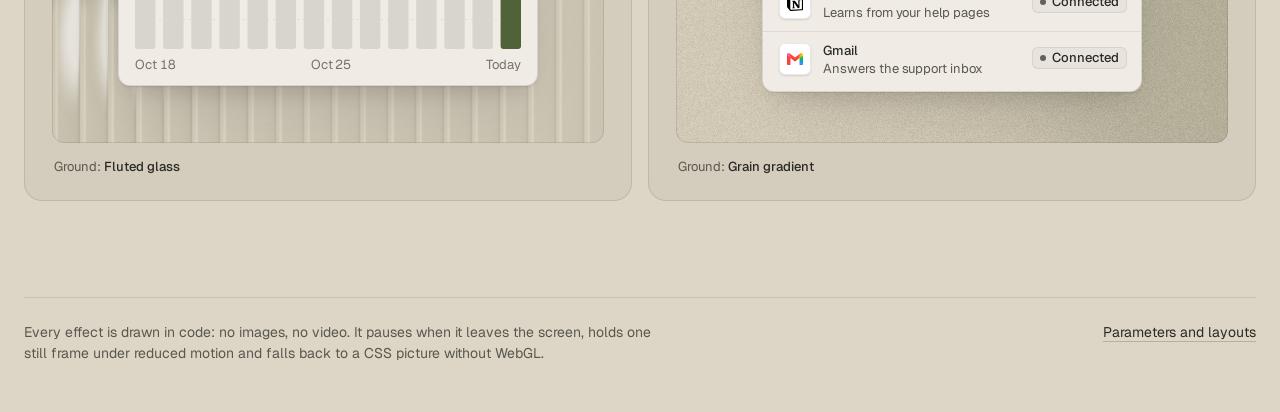
<file: .claude/skills/design-taste-frontend/assets/effects/gallery.html>
<!doctype html>
<html lang="en">
<head>
<script>window.__tpGlMax = 16;   /* a gallery shows many live effects at once; a page of a site keeps the default 4 (fx.js) */</script>
<meta charset="utf-8">
<meta name="viewport" content="width=device-width, initial-scale=1">
<title>Effects library</title>
<meta name="description" content="Effects drawn in code for hero frames, feature cards and bands, in the page palette.">
<link rel="icon" href="data:,">
<link rel="preconnect" href="https://fonts.googleapis.com">
<link rel="preconnect" href="https://fonts.gstatic.com" crossorigin>
<link href="https://fonts.googleapis.com/css2?family=Geist:wght@100..900&family=Geist+Mono:wght@100..900&display=swap" rel="stylesheet">
<style>
  /* the page palette; the script sets these from the palette switcher */
  :root {
    --bg: #ddd6c6; --surface: #d2cab8; --ink: #2a2a26; --muted: #59574e; --accent: #4f6238; --accent-ink: #ffffff;
    --card: #d2cab8; --panel: #cbc3b1; --win: #eeebe3; --win-surface: #e4e0d6;
    color-scheme: light;
  }
  @media (prefers-color-scheme: dark) {
    :root:not([data-theme="light"]) {
      --bg: #0a0d14; --surface: #131824; --ink: #e9edf3; --muted: #8891a1; --accent: #5ab9fc; --accent-ink: #0a0d14;
      --card: #131824; --panel: #0a0d14; --win: #1d2230; --win-surface: #262c3b;
      color-scheme: dark;
    }
  }
  :root[data-theme="dark"] {
    --bg: #0a0d14; --surface: #131824; --ink: #e9edf3; --muted: #8891a1; --accent: #5ab9fc; --accent-ink: #0a0d14;
    --card: #131824; --panel: #0a0d14; --win: #1d2230; --win-surface: #262c3b;
    color-scheme: dark;
  }
  :root {
    --line: color-mix(in oklab, var(--ink) 12%, transparent);
    --line-2: color-mix(in oklab, var(--ink) 22%, transparent);
    --chip: color-mix(in oklab, var(--ink) 6%, var(--bg));
    --font: "Geist", ui-sans-serif, system-ui, -apple-system, "Segoe UI", Roboto, "Helvetica Neue", Arial, sans-serif;
    --mono: "Geist Mono", ui-monospace, "SFMono-Regular", Consolas, monospace;
    --wrap: 1320px;
    --gut: 24px;
  }
  * { box-sizing: border-box; }
  html { -webkit-text-size-adjust: 100%; scroll-behavior: smooth; }
  @media (prefers-reduced-motion: reduce) { html { scroll-behavior: auto; } }
  body {
    margin: 0; background: var(--bg); color: var(--ink);
    font: 15px/1.5 var(--font); -webkit-font-smoothing: antialiased; font-feature-settings: "ss01" 0;
    overflow-x: hidden;
  }
  button, select { font: inherit; color: inherit; }
  :focus-visible { outline: 2px solid var(--accent); outline-offset: 2px; }
  .wrap { max-width: calc(var(--wrap) + 2 * var(--gut)); margin: 0 auto; padding: 0 var(--gut); }

  /* top bar */
  .top { position: sticky; top: 0; z-index: 50; background: color-mix(in oklab, var(--bg) 86%, transparent);
    backdrop-filter: blur(16px) saturate(1.2); -webkit-backdrop-filter: blur(16px) saturate(1.2); border-bottom: 1px solid var(--line); }
  .top-in { display: flex; align-items: center; gap: 12px 8px; padding-top: 12px; padding-bottom: 12px; }
  .top-in .controls { margin-left: auto; }
  .brand { display: flex; align-items: baseline; gap: 12px; min-width: 0; }
  .brand b { font-size: 15px; font-weight: 600; letter-spacing: -0.01em; white-space: nowrap; }
  .brand span { color: var(--muted); font-size: 14px; white-space: nowrap; }
  .controls { display: flex; align-items: center; gap: 8px; flex-wrap: wrap; }
  .seg { display: inline-flex; padding: 3px; border-radius: 10px; background: var(--chip); box-shadow: inset 0 0 0 1px var(--line); }
  .seg button { height: 30px; border: 0; background: transparent; padding: 0 12px; border-radius: 7px; cursor: pointer; color: var(--muted); font-size: 14px; }
  .seg button[aria-pressed="true"] { background: var(--bg); color: var(--ink); box-shadow: 0 0 0 1px var(--line), 0 1px 2px rgb(0 0 0 / 0.08); }
  .btn, .select {
    height: 36px; padding: 0 14px; border-radius: 10px; border: 0; background: var(--bg); color: var(--ink);
    box-shadow: inset 0 0 0 1px var(--line-2); cursor: pointer; display: inline-flex; align-items: center; gap: 8px;
    font-size: 14px; font-weight: 500; white-space: nowrap;
  }
  .btn:hover, .select:hover { box-shadow: inset 0 0 0 1px color-mix(in oklab, var(--ink) 38%, transparent); }
  .btn--primary { background: var(--accent); color: var(--accent-ink); box-shadow: none; }
  .btn--primary:hover { box-shadow: none; background: color-mix(in oklab, var(--accent) 88%, var(--ink)); }
  .btn svg { width: 16px; height: 16px; flex: none; }
  .select { max-width: 220px; padding-right: 10px; }

  /* hero: a dealt hero effect with text in its calm area */
  .hero { position: relative; margin-top: 24px; height: clamp(480px, 68vh, 660px); border-radius: 20px; overflow: hidden;
    display: flex; flex-direction: column; justify-content: flex-end; }
  .hero::after, .stage::after, .panel::after { content: ""; position: absolute; inset: 0; border-radius: inherit; box-shadow: inset 0 0 0 1px var(--line); pointer-events: none; z-index: 2; }
  .hero-copy { position: relative; z-index: 1; padding: 56px; max-width: 760px; }
  .hero h1 { max-width: 9.5em; margin: 0 0 18px; font-size: clamp(38px, 3.4vw + 10px, 62px); line-height: 1.02; letter-spacing: -0.035em; font-weight: 520; text-wrap: balance; }
  .hero p { margin: 0; max-width: 44ch; font-size: 18px; line-height: 28px; color: var(--muted); text-wrap: pretty; }
  .hero-tag { position: absolute; right: 20px; bottom: 20px; z-index: 3; }
  .tag { display: inline-flex; align-items: center; gap: 8px; height: 30px; padding: 0 12px; border-radius: 999px; font-size: 13px;
    background: color-mix(in oklab, var(--bg) 82%, transparent); color: var(--ink); box-shadow: inset 0 0 0 1px var(--line);
    backdrop-filter: blur(10px); -webkit-backdrop-filter: blur(10px); white-space: nowrap; }
  .tag span { color: var(--muted); }

  /* sections */
  section { padding-top: 96px; }
  .sec-head { display: flex; align-items: flex-end; justify-content: space-between; gap: 24px 48px; flex-wrap: wrap; margin-bottom: 32px; }
  .sec-head h2 { margin: 0 0 10px; font-size: clamp(28px, 1.2vw + 18px, 36px); line-height: 1.1; letter-spacing: -0.025em; font-weight: 520; }
  .sec-head p { margin: 0; color: var(--muted); max-width: 56ch; font-size: 16px; line-height: 24px; text-wrap: pretty; }
  .filters { display: flex; flex-wrap: wrap; gap: 6px; }
  .filters button { height: 32px; padding: 0 12px; border-radius: 999px; border: 0; cursor: pointer; font-size: 14px; color: var(--muted);
    background: transparent; box-shadow: inset 0 0 0 1px var(--line); }
  .filters button b { font-weight: 500; }
  .filters button span { margin-left: 6px; font-variant-numeric: tabular-nums; opacity: 0.75; }
  .filters button[aria-pressed="true"] { background: var(--ink); color: var(--bg); box-shadow: none; }

  /* the grid of every effect: one size of tile, labels under the picture */
  .grid { display: grid; grid-template-columns: repeat(2, minmax(0, 1fr)); gap: 48px 24px; }
  .tile { min-width: 0; display: flex; flex-direction: column; }
  .tile[hidden] { display: none; }
  .stage { position: relative; aspect-ratio: 3 / 2; border-radius: 14px; overflow: hidden; background: var(--bg); }
  .badge { position: absolute; top: 12px; left: 12px; z-index: 3; }
  .info { padding: 16px 2px 0; display: grid; gap: 6px; }
  .info-top { display: flex; align-items: baseline; justify-content: space-between; gap: 16px; }
  .info h3 { margin: 0; font-size: 17px; line-height: 24px; font-weight: 560; letter-spacing: -0.01em; }
  .fam { flex: none; font-size: 14px; color: var(--muted); }
  .look { margin: 0; color: var(--muted); font-size: 14px; line-height: 21px; max-width: 62ch; min-height: 42px;
    display: -webkit-box; -webkit-line-clamp: 2; -webkit-box-orient: vertical; overflow: hidden; }
  .info-foot { display: flex; align-items: center; justify-content: space-between; gap: 16px; margin-top: 2px; }
  .for { margin: 0; font-size: 14px; line-height: 20px; }
  .links { flex: none; display: flex; gap: 16px; }
  .links button { border: 0; background: none; padding: 4px 0; cursor: pointer; font-size: 14px; color: var(--muted);
    text-decoration: underline; text-decoration-color: var(--line-2); text-underline-offset: 4px; }
  .links button:hover { color: var(--ink); text-decoration-color: currentColor; }

  /* feature cards: an effect ground in the inset panel and a UI fragment on top */
  .cards { display: grid; grid-template-columns: repeat(2, minmax(0, 1fr)); gap: 16px; }
  .card { background: var(--card); border-radius: 18px; padding: 28px 28px 24px; box-shadow: inset 0 0 0 1px var(--line); display: flex; flex-direction: column; min-width: 0; }
  .card h3 { margin: 0 0 8px; font-size: 18px; line-height: 24px; font-weight: 560; letter-spacing: -0.01em; }
  .card > p:not(.ground) { margin: 0; color: var(--muted); font-size: 15px; line-height: 24px; max-width: 44ch; min-height: 48px; text-wrap: pretty; }
  .panel { position: relative; margin-top: 24px; height: 380px; border-radius: 12px; overflow: hidden; display: grid; place-items: center; padding: 32px; }
  .panel--bleed { place-items: end center; padding-bottom: 0; }
  .panel--bleed > .slot { margin-bottom: -48px; }
  .slot { position: relative; z-index: 1; max-width: 100%;
    --ui-font: var(--font); --ui-mono: var(--mono); --ui-radius: 12px;
    --fx-bg: var(--win); --fx-surface: var(--win-surface); --fx-ink: var(--ink); --fx-muted: var(--muted);
    --fx-accent: var(--accent); --fx-accent-ink: var(--accent-ink); }
  .ground { margin: 14px 2px 0; font-size: 13px; line-height: 20px; color: var(--muted); }
  .ground b { font-weight: 500; color: var(--ink); }

  .foot { padding-top: 96px; padding-bottom: 48px; }
  .foot-in > div { border-top: 1px solid var(--line); padding-top: 24px; display: flex; justify-content: space-between; gap: 16px 48px; flex-wrap: wrap; color: var(--muted); font-size: 14px; }
  .foot-in p { margin: 0; max-width: 72ch; }
  .foot a { color: var(--ink); text-underline-offset: 4px; text-decoration-color: var(--line-2); }
  .empty { padding: 64px 0; color: var(--muted); }

  .toast { position: fixed; left: 50%; bottom: 24px; z-index: 60; transform: translate(-50%, 16px); opacity: 0; pointer-events: none;
    max-width: calc(100vw - 32px); padding: 10px 16px; border-radius: 12px; background: var(--ink); color: var(--bg); font-size: 14px;
    transition: opacity .2s ease, transform .2s ease; }
  .toast.on { opacity: 1; transform: translate(-50%, 0); }

  @media (max-width: 1080px) {
    .hero-copy { padding: 40px; }
  }
  @media (max-width: 860px) {
    .grid, .cards { grid-template-columns: minmax(0, 1fr); }
    .grid { gap: 40px; }
  }
  @media (max-width: 720px) {
    :root { --gut: 16px; }
    .top { position: static; }
    .brand span, .select { display: none; }
    .top-in { display: grid; grid-template-columns: 1fr auto; grid-template-areas: "brand deal" "controls controls"; }
    .brand { grid-area: brand; }
    #deal { grid-area: deal; }
    .top-in .controls { grid-area: controls; margin-left: 0; flex-wrap: nowrap; }
    .seg { flex: 1; }
    .seg button { flex: 1; }
    .hero { margin-top: 16px; height: 560px; border-radius: 16px; }
    .hero-copy { padding: 28px 24px 72px; }
    .hero p { font-size: 16px; line-height: 24px; }
    .hero-tag { left: 24px; right: auto; bottom: 20px; }
    section { padding-top: 72px; }
    .card { padding: 20px; }
    .panel { height: 340px; padding: 20px 16px; }
    .info-foot { flex-wrap: wrap; }
  }
</style>
</head>
<body>
<header class="top">
  <div class="wrap top-in">
    <div class="brand"><b>Effects library</b><span id="count"></span></div>
    <div class="controls">
      <div class="seg" role="group" aria-label="Palette kind">
        <button type="button" data-kind="light">Light</button>
        <button type="button" data-kind="dark">Dark</button>
        <button type="button" data-kind="colour">Colour</button>
      </div>
      <select class="select" id="pal" aria-label="Palette"></select>
      <button type="button" class="btn" id="pause" aria-pressed="false">Pause</button>
    </div>
    <button type="button" class="btn btn--primary" id="deal">
        <svg viewBox="0 0 16 16" aria-hidden="true"><path d="M2.5 4.5h2.2c1.2 0 2 .6 2.7 1.6l1.2 1.8c.7 1 1.5 1.6 2.7 1.6h2.2M11.6 2.5l2 2-2 2M2.5 11.5h2.2c.9 0 1.6-.3 2.2-.9M11.6 9.5l2 2-2 2M9.3 5.4c.6-.6 1.3-.9 2.1-.9" fill="none" stroke="currentColor" stroke-width="1.5" stroke-linecap="round" stroke-linejoin="round"/></svg>
        Random pick
    </button>
  </div>
</header>

<main>
  <div class="wrap">
    <div class="hero" id="hero">
      <div class="hero-copy">
        <h1>Effects for hero frames and feature cards</h1>
        <p id="lede">Grain, dither, mesh, light, liquid, pattern and material grounds, drawn in code. Every colour comes from the page palette, and each page is dealt its own at random.</p>
      </div>
      <div class="hero-tag"><span class="tag" id="hero-tag"><span>Hero</span> <b></b></span></div>
    </div>
  </div>

  <section id="all">
    <div class="wrap">
      <div class="sec-head">
        <div>
          <h2>All effects</h2>
          <p>Each one live, in the palette above. A tile names the effect, its family and the slots it is made for.</p>
        </div>
        <div class="filters" id="filters" role="group" aria-label="Family"></div>
      </div>
      <div class="grid" id="grid"></div>
    </div>
  </section>

  <section id="cards">
    <div class="wrap">
      <div class="sec-head">
        <div>
          <h2>On feature cards</h2>
          <p>Four effects dealt for card slots, each under a fragment from the UI kit. Random pick deals a new set.</p>
        </div>
      </div>
      <div class="cards">
        <article class="card">
          <h3>Ask in plain words</h3>
          <p>Ask about any project or document. Every answer links to its source.</p>
          <div class="panel" data-card="0"><div class="slot" data-ui-load="chat"></div></div>
          <p class="ground">Ground: <b></b></p>
        </article>
        <article class="card">
          <h3>Hand off busy work</h3>
          <p>Show it a task once. It repeats the steps for you and asks before it publishes.</p>
          <div class="panel" data-card="1"><div class="slot" data-ui-load="cursor"></div></div>
          <p class="ground">Ground: <b></b></p>
        </article>
        <article class="card">
          <h3>See what changed</h3>
          <p>A short weekly report shows what went up, what went down and why.</p>
          <div class="panel" data-card="2"><div class="slot" data-ui-load="stat"></div></div>
          <p class="ground">Ground: <b></b></p>
        </article>
        <article class="card">
          <h3>Connect your tools</h3>
          <p>Slack, Notion, Figma and GitHub connect in a few clicks.</p>
          <div class="panel" data-card="3"><div class="slot" data-ui-load="integrations"></div></div>
          <p class="ground">Ground: <b></b></p>
        </article>
      </div>
    </div>
  </section>

  <footer class="foot">
    <div class="wrap foot-in"><div>
      <p>Every effect is drawn in code: no images, no video. It pauses when it leaves the screen, holds one still frame under reduced motion and falls back to a CSS picture without WebGL.</p>
      <p><a id="lab" href="lab.html">Parameters and layouts</a></p>
    </div></div>
  </footer>
</main>
<div class="toast" id="toast" role="status" aria-live="polite"></div>

<script id="paths" type="application/json">{"fx": "./", "ui": "../ui/"}</script>
<script id="palettes" type="application/json">[{"id":"white-link-blue","name":"Sheet and biro","bg":"#ffffff","surface":"#f4f4f4","ink":"#111111","muted":"#6b6b6b","accent":"#1a4be0","accentInk":"#ffffff"},{"id":"cool-white-slate","name":"Frost and slate","bg":"#f7f9fa","surface":"#ecf0f2","ink":"#1f3038","muted":"#5d6b72","accent":"#0d7480","accentInk":"#ffffff"},{"id":"rose-grey-green","name":"Rose grey, green","bg":"#ebe5e3","surface":"#e1dad7","ink":"#2b2622","muted":"#6a615d","accent":"#0f7d45","accentInk":"#ffffff"},{"id":"paper-grey-brass","name":"Newsprint and brass","bg":"#e8e8e3","surface":"#dcdcd6","ink":"#181715","muted":"#63625c","accent":"#bfb21a","accentInk":"#181715"},{"id":"stone-blueprint","name":"Stone and blueprint","bg":"#dfdedb","surface":"#d3d2ce","ink":"#26251e","muted":"#5f5d55","accent":"#2456d6","accentInk":"#ffffff"},{"id":"white-navy-tab","name":"Navy on white","bg":"#ffffff","surface":"#f4f4f2","ink":"#1f2b4d","muted":"#6a7186","accent":"#f7941d","accentInk":"#1f2b4d"},{"id":"three-stones","name":"Three stones","bg":"#eeecea","surface":"#e4e1dd","ink":"#333231","muted":"#6b6763","accent":"#5c6b54","accentInk":"#ffffff"},{"id":"putty-black-teal","name":"Putty and black","bg":"#dedad3","surface":"#d3cec6","ink":"#0a0a0a","muted":"#5c5852","accent":"#256f82","accentInk":"#ffffff"},{"id":"moss-sand","name":"Sand and moss","bg":"#ddd6c6","surface":"#d2cab8","ink":"#2a2a26","muted":"#59574e","accent":"#4f6238","accentInk":"#ffffff"},{"id":"green-mat-chocolate","name":"Bone, green, chocolate","bg":"#e5e1d8","surface":"#dad5ca","ink":"#2a1d17","muted":"#6b5b51","accent":"#456f3a","accentInk":"#ffffff"},{"id":"lunar-grey-bronze","name":"Lunar and bronze","bg":"#111111","surface":"#1c1c1c","ink":"#f2f2f2","muted":"#8f8f8f","accent":"#a08672","accentInk":"#111111"},{"id":"blue-black-cornflower","name":"Night and sky blue","bg":"#0a0d14","surface":"#131824","ink":"#e9edf3","muted":"#8891a1","accent":"#5ab9fc","accentInk":"#0a0d14"},{"id":"green-black-bone","name":"Green-black and bone","bg":"#161c1a","surface":"#1f2725","ink":"#e3e2da","muted":"#8e948d","accent":"#9fc7b8","accentInk":"#161c1a"},{"id":"black-crimson","name":"Black and crimson","bg":"#0a0a0a","surface":"#151515","ink":"#efefef","muted":"#8c8c8c","accent":"#b11226","accentInk":"#ffffff"},{"id":"forest-pale-lime","name":"Forest and lime","bg":"#0f1f10","surface":"#162a17","ink":"#ffffff","muted":"#9aa39a","accent":"#c6f19d","accentInk":"#0f1f10"},{"id":"charcoal-room-sage","name":"Charcoal and sage","bg":"#1c1c1c","surface":"#262626","ink":"#f1f1ef","muted":"#9a9b96","accent":"#8fa68e","accentInk":"#1c1c1c"},{"id":"warm-black-gold","name":"Warm black, gold","bg":"#0c0a08","surface":"#181512","ink":"#ffffff","muted":"#8f8a84","accent":"#c9a45a","accentInk":"#0c0a08"},{"id":"graphite-safety-orange","name":"Graphite and orange","bg":"#18191b","surface":"#222427","ink":"#eff0f1","muted":"#9c9ea3","accent":"#ff4a1f","accentInk":"#18191b"},{"id":"soot-pale-lime","name":"Soot and lime","bg":"#0f0f0f","surface":"#1a1a1a","ink":"#ffffff","muted":"#8f8f8f","accent":"#dafa9c","accentInk":"#0f0f0f"},{"id":"plum-black-pink","name":"Plum-black and pink","bg":"#0d060b","surface":"#1b0e17","ink":"#ffffff","muted":"#9a8f97","accent":"#ff488b","accentInk":"#0d060b"},{"id":"white-signal-red","name":"Signal red, white","bg":"#ffffff","surface":"#f2f2f2","ink":"#0a0a0a","muted":"#6b6b6b","accent":"#d92b21","accentInk":"#ffffff"},{"id":"white-mint-tiles","name":"Greys and mint","bg":"#ffffff","surface":"#f3f3f3","ink":"#232323","muted":"#6e6e6e","accent":"#a1ffcb","accentInk":"#232323"},{"id":"cool-grey-cobalt","name":"Cool grey, cobalt","bg":"#eef0f3","surface":"#e2e5ea","ink":"#0b0c0e","muted":"#5d6470","accent":"#1f2de6","accentInk":"#ffffff"},{"id":"offwhite-bottle-yellow","name":"Bottle ink, yellow","bg":"#f7f7f7","surface":"#ebebeb","ink":"#0d2a1c","muted":"#5f6b64","accent":"#f6e016","accentInk":"#0d2a1c"},{"id":"teal-on-paper","name":"Teal on paper","bg":"#f7f9f8","surface":"#ebf0ee","ink":"#06525c","muted":"#2f737d","accent":"#06525c","accentInk":"#f7f9f8"},{"id":"navy-pink","name":"Navy and pink","bg":"#1a2039","surface":"#212846","ink":"#f9a3c0","muted":"#b9879c","accent":"#f9a3c0","accentInk":"#1a2039"},{"id":"blush-aubergine","name":"Blush and aubergine","bg":"#edccbe","surface":"#e8c2b2","ink":"#351a2b","muted":"#6c4857","accent":"#351a2b","accentInk":"#edccbe"},{"id":"cobalt-on-sand","name":"Cobalt on sand","bg":"#e6dbc7","surface":"#ddd0b9","ink":"#062b8a","muted":"#3a5aa8","accent":"#062b8a","accentInk":"#e6dbc7"},{"id":"oxblood-grey","name":"Oxblood and grey","bg":"#e2e2e2","surface":"#d6d6d6","ink":"#7d0c14","muted":"#7a4a4e","accent":"#7d0c14","accentInk":"#e2e2e2"},{"id":"olive-on-bone","name":"Olive on bone","bg":"#ecebe7","surface":"#e1dfd9","ink":"#38450f","muted":"#5d683a","accent":"#38450f","accentInk":"#ecebe7"},{"id":"burgundy-bubblegum","name":"Burgundy and bubblegum","bg":"#3d0012","surface":"#4d0519","ink":"#ff99d3","muted":"#c77aa0","accent":"#ff99d3","accentInk":"#3d0012"},{"id":"bottle-green-gold","name":"Bottle green, gold","bg":"#133621","surface":"#1a4429","ink":"#f4d96c","muted":"#b3a55e","accent":"#f4d96c","accentInk":"#133621"},{"id":"cobalt-field","name":"Cobalt field","bg":"#0034eb","surface":"#002fd6","ink":"#ffffff","muted":"#dfe4f2","accent":"#e9e34a","accentInk":"#111111"},{"id":"mustard-field","name":"Mustard and black","bg":"#e1ac10","surface":"#cd9d0f","ink":"#0b0b0b","muted":"#4d3d0a","accent":"#24338f","accentInk":"#ffffff"},{"id":"carmine-field","name":"Carmine field","bg":"#9c1220","surface":"#8a101c","ink":"#ffffff","muted":"#f0b9bd","accent":"#ffd9dc","accentInk":"#9c1220"},{"id":"pink-field-lime","name":"Bubblegum and lime","bg":"#ff87ab","surface":"#ff739d","ink":"#0a0a0a","muted":"#6b1f3a","accent":"#def915","accentInk":"#0a0a0a"},{"id":"sky-field-navy","name":"Sky and navy","bg":"#6bb4ee","surface":"#7dbdf0","ink":"#0e1822","muted":"#1b3d5c","accent":"#ff5a1f","accentInk":"#0e1822"},{"id":"orange-field-black","name":"Orange and black","bg":"#ff7a1f","surface":"#ff8633","ink":"#050f16","muted":"#5a2306","accent":"#050f16","accentInk":"#ff7a1f"},{"id":"tobacco-olive","name":"Tobacco and olive","bg":"#472913","surface":"#55321a","ink":"#e4e0cf","muted":"#b39f84","accent":"#525e1b","accentInk":"#e4e0cf"},{"id":"poster-chapters","name":"Poster chapters","bg":"#e6e0d2","surface":"#dcd5c5","ink":"#1a1a1a","muted":"#5f5b52","accent":"#18bc42","accentInk":"#1a1a1a"},{"id":"blue-red-black","name":"Blue, red, black","bg":"#ffffff","surface":"#f3f3f3","ink":"#0a0a0a","muted":"#6b6b6b","accent":"#1f30e0","accentInk":"#ffffff"},{"id":"charcoal-primaries","name":"Charcoal and primaries","bg":"#191919","surface":"#242424","ink":"#ffffff","muted":"#9a9a9a","accent":"#0c7866","accentInk":"#ffffff"},{"id":"ultramarine-yellow","name":"Ultramarine and yellow","bg":"#1423b8","surface":"#1220a6","ink":"#ffffff","muted":"#e4e2d6","accent":"#1fc27a","accentInk":"#0a0a0a"},{"id":"candy-chapters","name":"Candy chapters","bg":"#ffd249","surface":"#f5c63c","ink":"#0a0a0a","muted":"#5e4a0a","accent":"#f53fd6","accentInk":"#0a0a0a"},{"id":"orange-sky-lime","name":"Orange, sky, lime","bg":"#ff8126","surface":"#ff8d3a","ink":"#111111","muted":"#5c2a05","accent":"#de194b","accentInk":"#ffffff"},{"id":"post-red-mustard","name":"Post red, mustard","bg":"#e2dccf","surface":"#d7d0c1","ink":"#2a1110","muted":"#6b524c","accent":"#4a6f84","accentInk":"#ffffff"},{"id":"mint-orange-grey","name":"Grey, mint, orange","bg":"#ffffff","surface":"#f5f5f5","ink":"#000000","muted":"#666666","accent":"#a7ff9c","accentInk":"#000000"},{"id":"report-blocks","name":"Report blocks","bg":"#ffffff","surface":"#f6f6f6","ink":"#000000","muted":"#5f5f5f","accent":"#fe7141","accentInk":"#000000"},{"id":"card-pastels","name":"Card pastels","bg":"#f7f7f5","surface":"#ebebe8","ink":"#000000","muted":"#666662","accent":"#d0106f","accentInk":"#ffffff"},{"id":"mint-pink-accounts","name":"Mint and pink","bg":"#f8f8f8","surface":"#eeeeee","ink":"#0a0a0a","muted":"#6a6a6a","accent":"#1f6b3a","accentInk":"#ffffff"},{"id":"swap-pastels","name":"Swapping pastels","bg":"#c3d7e5","surface":"#d0e0eb","ink":"#141414","muted":"#4a5068","accent":"#0f5257","accentInk":"#ffffff"},{"id":"blush-sage-slate","name":"Blush, sage, slate","bg":"#a6b3bc","surface":"#b2bdc5","ink":"#1c1c1c","muted":"#38424a","accent":"#2c3620","accentInk":"#e3e2da"},{"id":"candy-on-black","name":"Candy on black","bg":"#000000","surface":"#0d0d0d","ink":"#ffffff","muted":"#999999","accent":"#93f1f7","accentInk":"#000000"},{"id":"sky-sand","name":"Sky and sand","bg":"#cbe4f2","surface":"#bcdcee","ink":"#0a0a0a","muted":"#44606e","accent":"#b0298f","accentInk":"#ffffff"},{"id":"studio-grey","name":"Studio grey","bg":"#a8a8aa","surface":"#b4b4b6","ink":"#0e0e0e","muted":"#3a3a3c","accent":"#1f5c49","accentInk":"#ffffff"},{"id":"walnut-tan","name":"Walnut and tan","bg":"#2b2216","surface":"#382d1e","ink":"#e4e2da","muted":"#a39a8b","accent":"#bda38b","accentInk":"#2b2216"}]</script>
<script id="presets" type="application/json">{"light":"moss-sand","dark":"blue-black-cornflower","colour":"cobalt-field"}</script>
<script type="module">
  const $ = s => document.querySelector(s);
  const PATHS = JSON.parse($('#paths').textContent);
  const PALETTES = JSON.parse($('#palettes').textContent);
  const PRESETS = JSON.parse($('#presets').textContent);
  const byId = Object.fromEntries(PALETTES.map(p => [p.id, p]));
  const q = new URLSearchParams(location.search);

  const [{ default: fx }, { pick }] = await Promise.all([import(PATHS.fx + 'fx.js'), import(PATHS.fx + 'pick.js')]);
  const ui = await import(PATHS.ui + 'ui.js').then(m => m.default).catch(() => null);

  $('#lab').href = PATHS.fx + 'lab.html';
  if (q.has('fallback')) fx.config.forceFallback = true;
  if (q.has('webgl1')) fx.config.forceWebGL1 = true;
  if (q.has('time')) fx.setClock(+q.get('time'));

  const FAMILIES = { grain: 'Grain', dither: 'Dither', mesh: 'Mesh', light: 'Light', liquid: 'Liquid', pattern: 'Pattern', material: 'Material', photo: 'Photo' };
  const ORDER = Object.keys(FAMILIES);
  const SLOT_WORDS = { hero: 'hero frames', card: 'cards', band: 'bands', footer: 'footers' };
  const SLOT_ORDER = ['hero', 'card', 'band', 'footer'];
  const KIND_WORDS = { light: 'light', dark: 'dark', colour: 'colour' };
  // seeds that show each effect well in the grid; New seed on a tile deals another
  const SEEDS = {};
  const famName = f => FAMILIES[f] || f[0].toUpperCase() + f.slice(1);
  const andList = a => (a.length < 2 ? a.join('') : `${a.slice(0, -1).join(', ')} and ${a[a.length - 1]}`);

  const tiles = [];
  const cards = [...document.querySelectorAll('[data-card]')].map(el => ({ el, label: el.parentElement.querySelector('.ground b'), ctrl: null, id: null }));
  const hero = { el: $('#hero'), label: $('#hero-tag b'), ctrl: null, id: null };
  let index = null, palette = null, kind = 'light', paused = false, family = q.get('family') || '';

  /* ---------------------------------------------------------------- palette */
  function initialPalette() {
    const key = q.get('palette');
    if (key) return byId[PRESETS[key] || key] || byId[PRESETS.light];
    const dark = window.matchMedia && matchMedia('(prefers-color-scheme: dark)').matches;
    return byId[PRESETS[dark ? 'dark' : 'light']] || PALETTES[0];
  }
  // the card, its inset panel and the UI window on it, all from the page palette
  function derived(p, k) {
    const c = fx.color;
    if (k === 'light') return { card: c.mix(p.bg, p.ink, 0.045), panel: c.mix(p.surface, p.ink, 0.06), win: c.mix(p.bg, '#ffffff', 0.55), winSurface: c.mix(p.bg, '#ffffff', 0.25) };
    if (k === 'dark') return { card: c.mix(p.bg, p.ink, 0.05), panel: p.bg, win: c.mix(p.surface, p.ink, 0.07), winSurface: c.mix(p.surface, p.ink, 0.12) };
    return { card: c.mix(p.bg, p.ink, 0.07), panel: p.bg, win: c.mix(p.surface, p.ink, 0.12), winSurface: c.mix(p.surface, p.ink, 0.18) };
  }
  const cardPalette = () => { const d = derived(palette, kind); return fx.normalizePalette({ ...palette, bg: d.panel, surface: d.card }); };

  function applyVars() {
    const r = document.documentElement;
    const d = derived(palette, kind);
    const vars = { bg: palette.bg, surface: palette.surface, ink: palette.ink, muted: palette.muted, accent: palette.accent, 'accent-ink': palette.accentInk,
      card: d.card, panel: d.panel, win: d.win, 'win-surface': d.winSurface };
    for (const [k, v] of Object.entries(vars)) r.style.setProperty('--' + k, v);
    r.dataset.theme = kind === 'light' ? 'light' : 'dark';
    r.style.colorScheme = kind === 'light' ? 'light' : 'dark';
    for (const b of document.querySelectorAll('.seg button')) b.setAttribute('aria-pressed', String(b.dataset.kind === kind));
    $('#pal').value = palette.id;
  }

  // a controller may come back as a promise when the effect remounts to change colour
  function hold(holder, result) {
    if (result && typeof result.then === 'function') result.then(c => { holder.ctrl = c; if (paused) c.pause(); });
  }

  function setPalette(p) {
    const before = kind;
    palette = p;
    kind = fx.paletteKind(p);
    applyVars();
    if (kind !== before) order();
    const pal = fx.normalizePalette(p);
    for (const t of tiles) {
      fitBadge(t);
      if (t.ctrl) hold(t, t.ctrl.setPalette(pal));
    }
    if (kind !== before) deal();
    else {
      if (hero.ctrl) hold(hero, hero.ctrl.setPalette(pal));
      for (const c of cards) if (c.ctrl) hold(c, c.ctrl.setPalette(cardPalette()));
    }
    syncUrl();
  }

  /* ---------------------------------------------------------------- tiles */
  function fitBadge(t) {
    const fits = t.meta.palettes.includes(kind);
    t.badge.hidden = fits;
    if (!fits) t.badge.querySelector('.tag').textContent = `Made for ${andList(t.meta.palettes.map(k => KIND_WORDS[k]))} pages`;
  }
  function snippet(t) {
    return `<div data-fx="${t.meta.id}" data-fx-seed="${t.seed}"></div>`;
  }
  function buildTile(meta) {
    const el = document.createElement('article');
    el.className = 'tile';
    el.dataset.id = meta.id;
    el.dataset.family = meta.family;
    el.innerHTML = `
      <div class="stage"><div class="badge" hidden><span class="tag"></span></div></div>
      <div class="info">
        <div class="info-top"><h3></h3><span class="fam"></span></div>
        <p class="look"></p>
        <div class="info-foot"><p class="for"></p><div class="links"><button type="button" data-act="seed">New seed</button><button type="button" data-act="copy">Copy code</button></div></div>
      </div>`;
    el.querySelector('h3').textContent = meta.name;
    el.querySelector('.fam').textContent = famName(meta.family);
    el.querySelector('.look').textContent = meta.look;
    const slots = SLOT_ORDER.filter(s => meta.bestOn.includes(s)).map(s => SLOT_WORDS[s]);
    // an effect with "random": false is a literal subject: the random pick never deals it
    el.querySelector('.for').textContent = `For ${andList(slots)}${meta.motion === 'still' ? ', still' : ''}${meta.random === false ? '. Chosen on purpose, never dealt' : ''}`;
    const t = { meta, el, stage: el.querySelector('.stage'), badge: el.querySelector('.badge'), seed: SEEDS[meta.id] ?? 100 + fx.hashSeed(meta.id) % 900, ctrl: null };
    el.querySelector('[data-act="seed"]').addEventListener('click', () => { t.seed = Math.floor(Math.random() * 10000); mountTile(t); });
    el.querySelector('[data-act="copy"]').addEventListener('click', async () => {
      const code = snippet(t);
      try { await navigator.clipboard.writeText(code); toast('Copied ' + code); }
      catch (_) { toast(code, 4000); }
    });
    return t;
  }
  async function mountTile(t) {
    try {
      t.ctrl = await fx.mount(t.stage, t.meta.id, { palette: fx.normalizePalette(palette), seed: t.seed });
      if (paused) t.ctrl.pause();
    } catch (err) { console.warn(`${t.meta.id}:`, err); }
  }

  function buildFilters() {
    const box = $('#filters');
    const counts = {};
    for (const e of index.effects) counts[e.family] = (counts[e.family] || 0) + 1;
    const fams = [...ORDER.filter(f => counts[f]), ...Object.keys(counts).filter(f => !ORDER.includes(f))];
    const make = (key, label, n) => {
      const b = document.createElement('button');
      b.type = 'button';
      b.dataset.family = key;
      b.innerHTML = '<b></b><span></span>';
      b.querySelector('b').textContent = label;
      b.querySelector('span').textContent = n;
      b.addEventListener('click', () => { family = key; filter(); syncUrl(); });
      box.append(b);
    };
    make('', 'All', index.effects.length);
    for (const f of fams) make(f, famName(f), counts[f]);
  }
  // effects made for this palette kind first, in family order; the others after them
  function order() {
    const grid = $('#grid');
    const fits = t => t.meta.palettes.includes(kind);
    for (const t of [...tiles.filter(fits), ...tiles.filter(t => !fits(t))]) grid.append(t.el);
  }
  function filter() {
    if (family && !tiles.some(t => t.meta.family === family)) family = '';
    for (const t of tiles) t.el.hidden = !!family && t.meta.family !== family;
    for (const b of document.querySelectorAll('#filters button')) b.setAttribute('aria-pressed', String(b.dataset.family === family));
  }

  /* ---------------------------------------------------------------- random pick */
  const HISTORY_KEY = 'fx-gallery-history';
  function readHistory() {
    try { const h = JSON.parse(localStorage.getItem(HISTORY_KEY) || '[]'); return Array.isArray(h) ? h : []; } catch (_) { return []; }
  }
  function writeHistory(h) {
    try { localStorage.setItem(HISTORY_KEY, JSON.stringify(h.slice(-100))); } catch (_) { /* no storage: picks are still spread within a deal */ }
  }
  let dealSeed = q.get('deal') || null;
  async function deal(seed) {
    const history = readHistory();
    let dealt;
    try {
      // a seed from the address deals the same set every time, so it ignores this browser's history
      dealt = pick(index.effects, { palette: kind, slots: ['hero', 'card', 'card', 'card', 'card'], history: seed == null ? history : [], seed: seed ?? undefined });
    } catch (err) { toast(err.message); return; }
    if (seed == null) writeHistory([...history, ...dealt.picks.map(p => p.id)]);
    dealSeed = dealt.seed;
    const n = fx.hashSeed(dealt.seed);
    const [h, ...rest] = dealt.picks;
    const jobs = [];
    hero.id = h.id;
    hero.label.textContent = nameOf(h.id);
    // the effect keeps the area under the hero's text calm
    const fr = hero.el.getBoundingClientRect(), tr = hero.el.querySelector('.hero-copy h1').getBoundingClientRect();
    const tp = hero.el.querySelector('.hero-copy p').getBoundingClientRect();
    const calm = fr.width ? { calmX: Math.min(0.8, Math.max(0.15, (tr.left + Math.min(tr.width, tp.width) * 0.42 - fr.left) / fr.width)), calmY: Math.min(0.85, Math.max(0.3, ((tr.top + tp.bottom) / 2 - fr.top) / fr.height)) } : { calmX: 0.24, calmY: 0.7 };
    jobs.push(fx.mount(hero.el, h.id, { palette: fx.normalizePalette(palette), seed: n, params: calm }).then(c => { hero.ctrl = c; if (paused) c.pause(); }));
    rest.forEach((p, i) => {
      const c = cards[i];
      c.id = p.id;
      c.label.textContent = nameOf(p.id);
      jobs.push(fx.mount(c.el, p.id, { palette: cardPalette(), seed: n + 17 * (i + 1) }).then(ctrl => { c.ctrl = ctrl; if (paused) ctrl.pause(); }));
    });
    await Promise.all(jobs.map(j => j.catch(err => console.warn(err))));
    syncUrl();
    return dealt;
  }
  const nameOf = id => (index.effects.find(e => e.id === id) || { name: id }).name;

  /* ---------------------------------------------------------------- controls */
  function toast(msg, ms = 1800) {
    const el = $('#toast');
    el.textContent = msg;
    el.classList.add('on');
    clearTimeout(toast.t);
    toast.t = setTimeout(() => el.classList.remove('on'), ms);
  }
  function syncUrl() {
    try {
      const u = new URL(location.href);
      u.searchParams.set('palette', palette.id);
      if (family) u.searchParams.set('family', family); else u.searchParams.delete('family');
      if (dealSeed) u.searchParams.set('deal', dealSeed);
      history.replaceState(null, '', u);
    } catch (_) { /* a sandboxed frame may refuse; the page works without it */ }
  }
  for (const b of document.querySelectorAll('.seg button')) b.addEventListener('click', () => setPalette(byId[PRESETS[b.dataset.kind]]));
  const sel = $('#pal');
  const groups = { light: [], dark: [], colour: [] };
  for (const p of PALETTES) groups[fx.paletteKind(p)].push(p);
  for (const [k, list] of Object.entries(groups)) {
    const og = document.createElement('optgroup');
    og.label = k[0].toUpperCase() + k.slice(1);
    for (const p of list) og.append(new Option(p.name, p.id));
    sel.append(og);
  }
  sel.addEventListener('change', () => setPalette(byId[sel.value]));
  $('#pause').addEventListener('click', e => {
    paused = !paused;
    e.currentTarget.textContent = paused ? 'Play' : 'Pause';
    e.currentTarget.setAttribute('aria-pressed', String(paused));
    for (const h of [...tiles, hero, ...cards]) if (h.ctrl) paused ? h.ctrl.pause() : h.ctrl.resume();
  });
  $('#deal').addEventListener('click', async () => {
    const d = await deal();
    if (d) toast(`Dealt: ${d.picks.map(p => nameOf(p.id)).join(', ')}`, 2600);
  });

  /* ---------------------------------------------------------------- load */
  palette = initialPalette();
  kind = fx.paletteKind(palette);
  applyVars();
  try {
    index = await fetch(PATHS.fx + 'index.json', { cache: 'no-store' }).then(r => { if (!r.ok) throw new Error(r.status); return r.json(); });
  } catch (err) {
    $('#grid').innerHTML = '<p class="empty">The effects index did not load. Serve this folder over http (node scripts/effects.mjs serve) and run node scripts/effects.mjs index.</p>';
    throw err;
  }
  const famCount = new Set(index.effects.map(e => e.family)).size;
  $('#count').textContent = `${index.effects.length} effects in ${famCount} families`;
  const sorted = [...index.effects].sort((a, b) => (ORDER.indexOf(a.family) + 99 * !ORDER.includes(a.family)) - (ORDER.indexOf(b.family) + 99 * !ORDER.includes(b.family)) || a.name.localeCompare(b.name));
  for (const meta of sorted) { const t = buildTile(meta); tiles.push(t); $('#grid').append(t.el); fitBadge(t); }
  order();
  buildFilters();
  filter();
  if (!ui) document.getElementById('cards').hidden = true;
  await Promise.all([
    ...tiles.map(mountTile),
    deal(dealSeed),
    ui ? ui.loadAll(document).catch(err => console.warn(err)) : null,
  ]);
  document.documentElement.dataset.ready = '1';
</script>
</body>
</html>
</file>
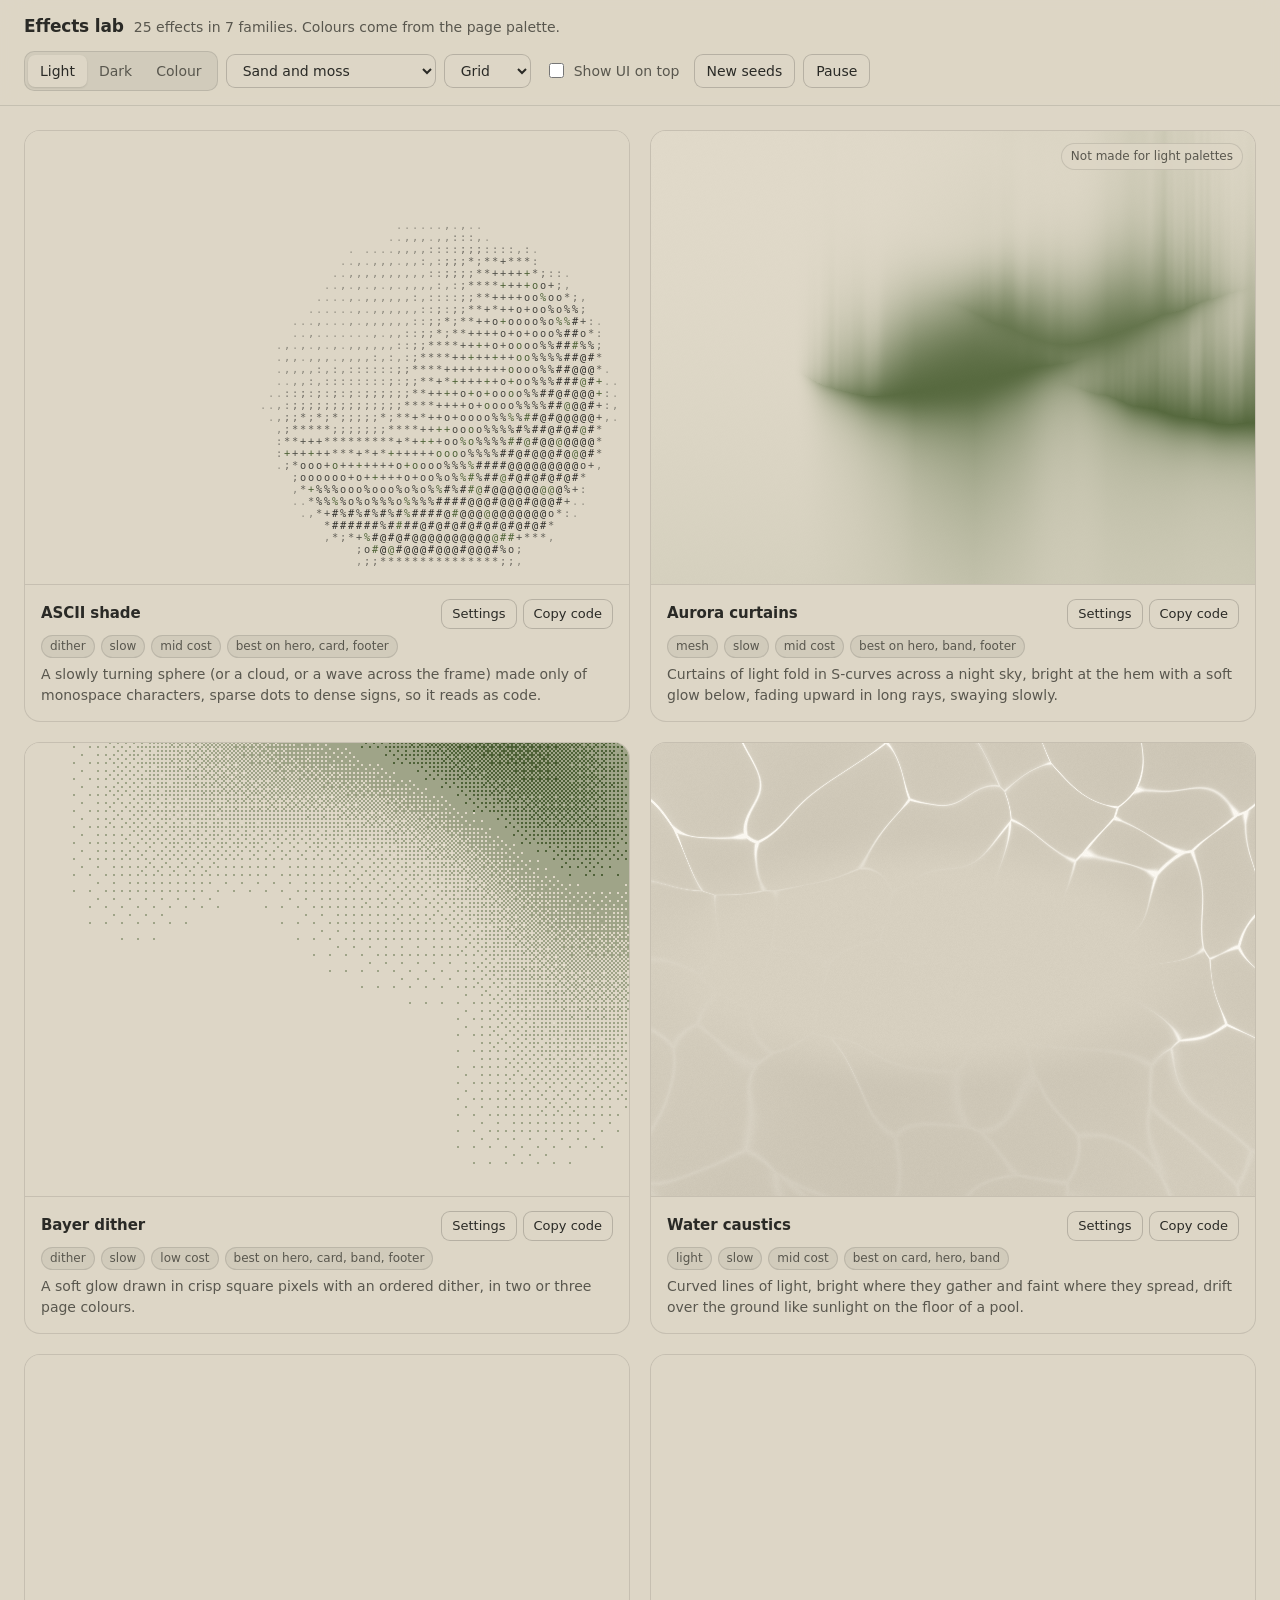
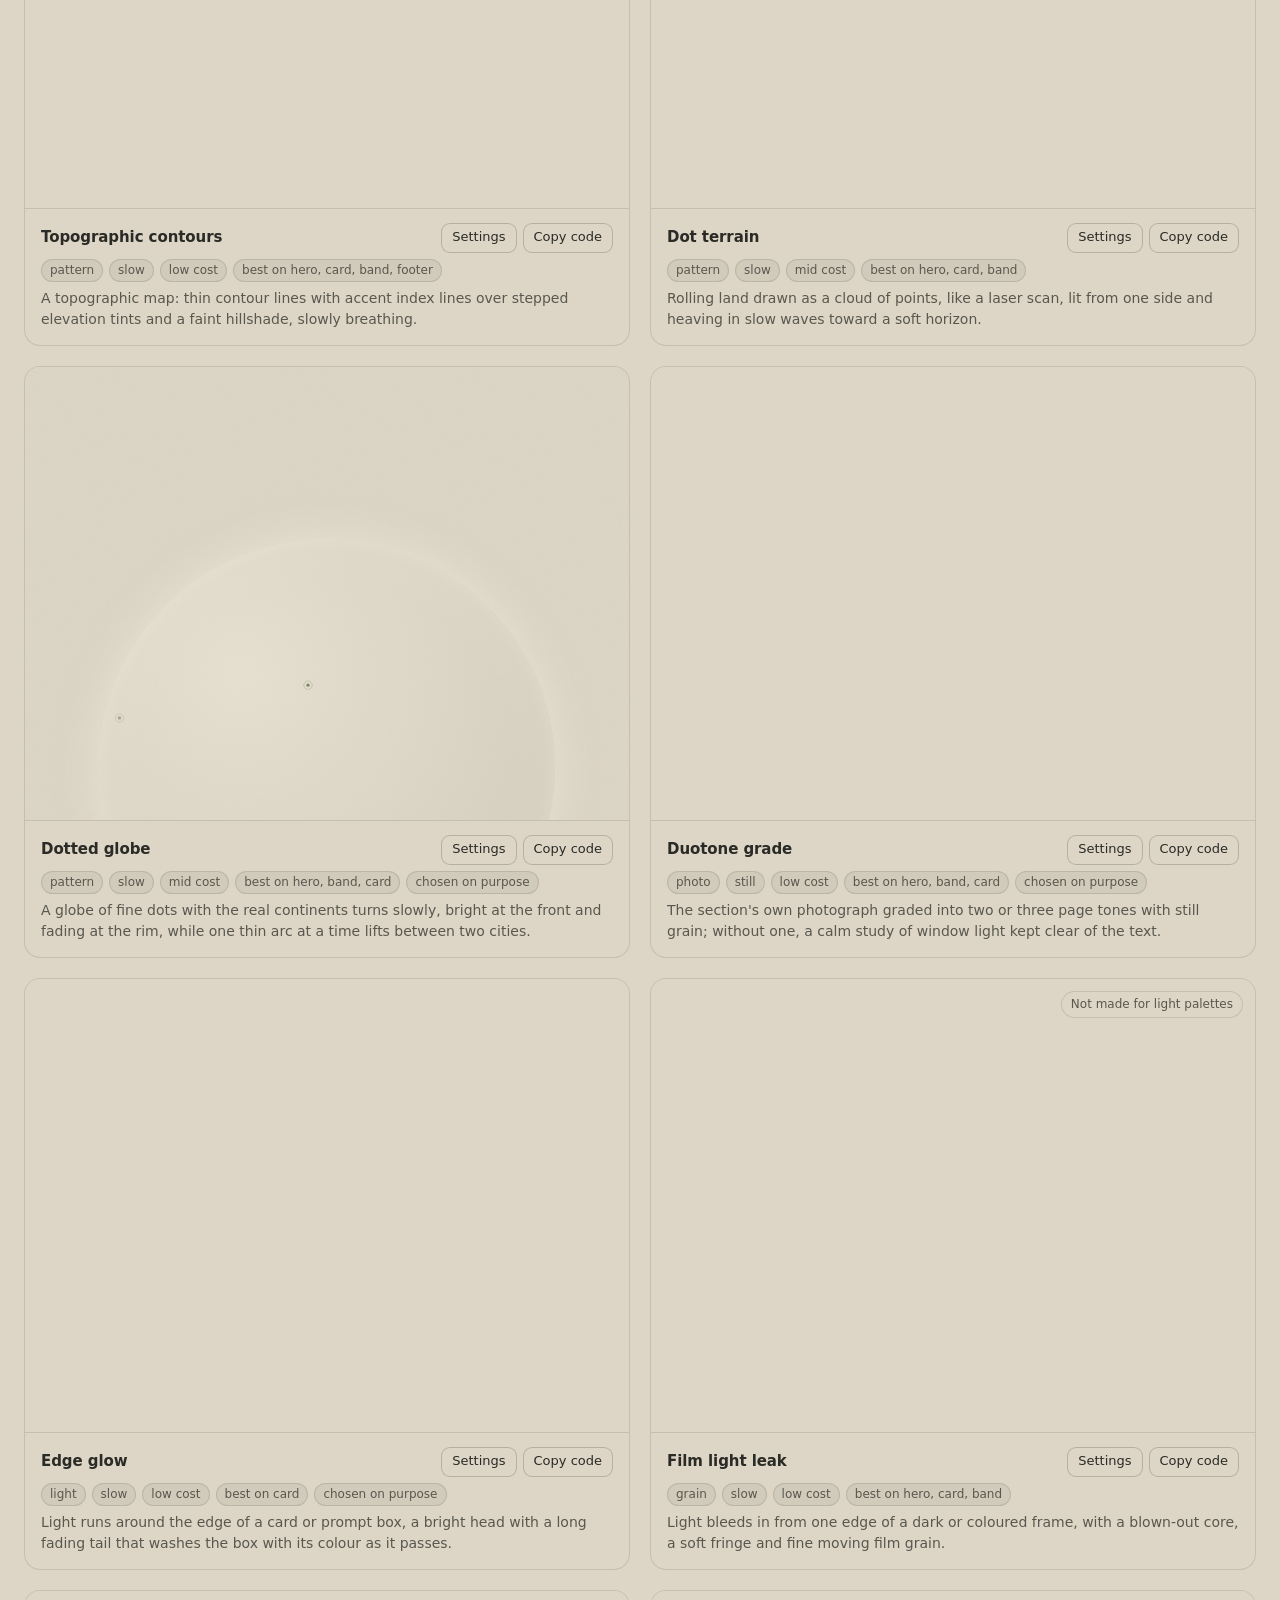
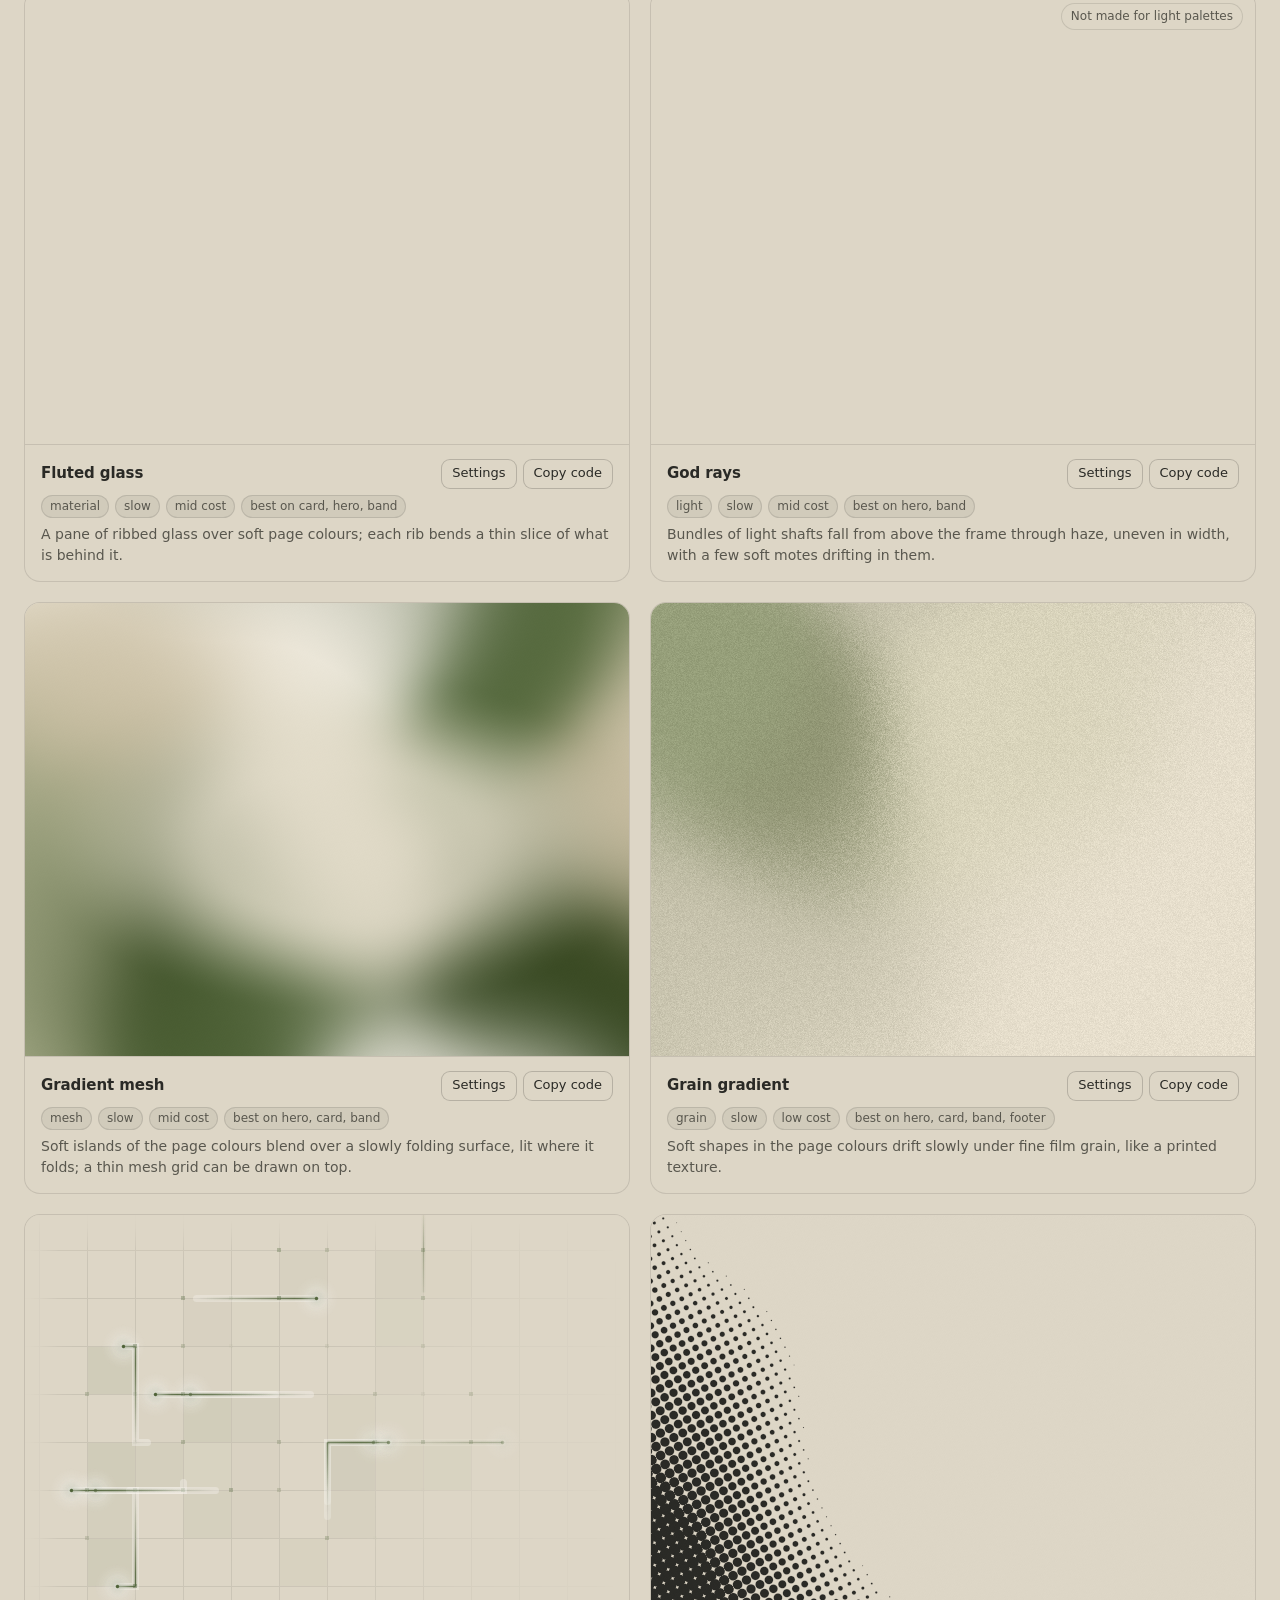
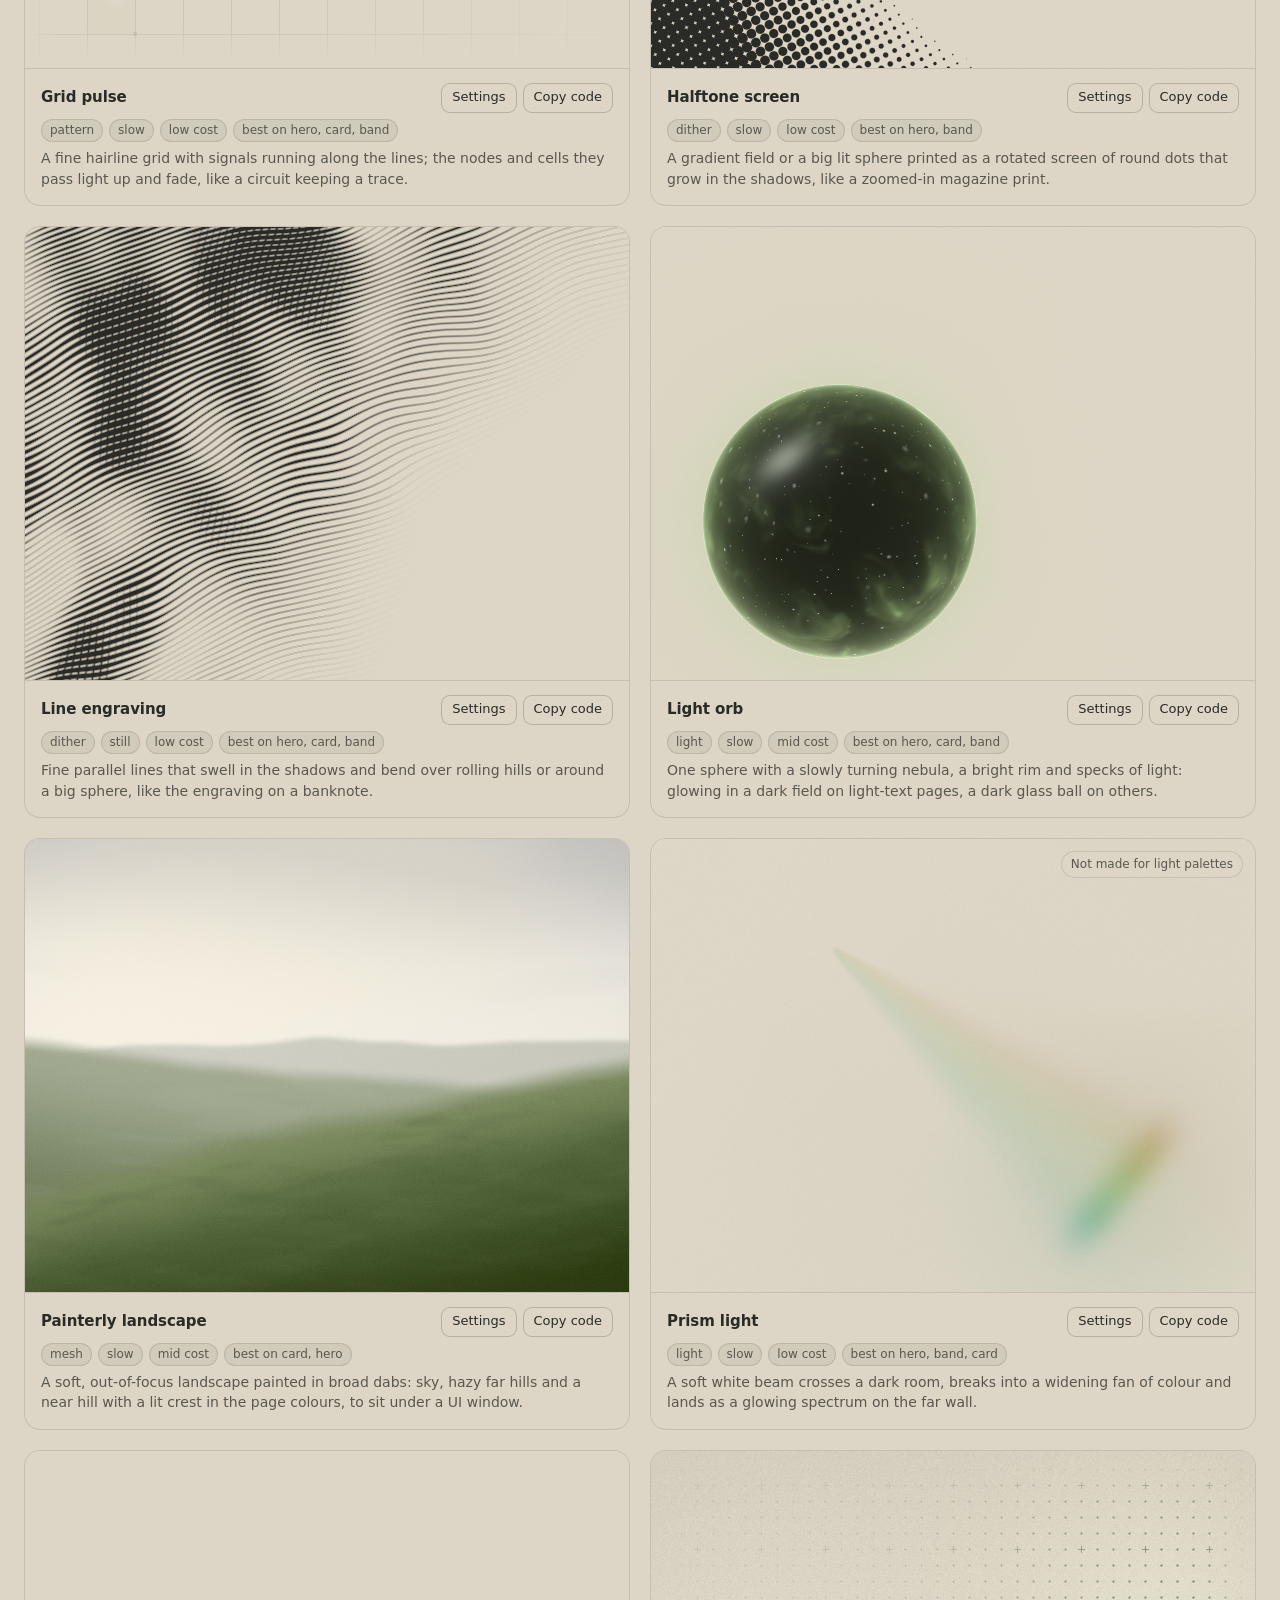
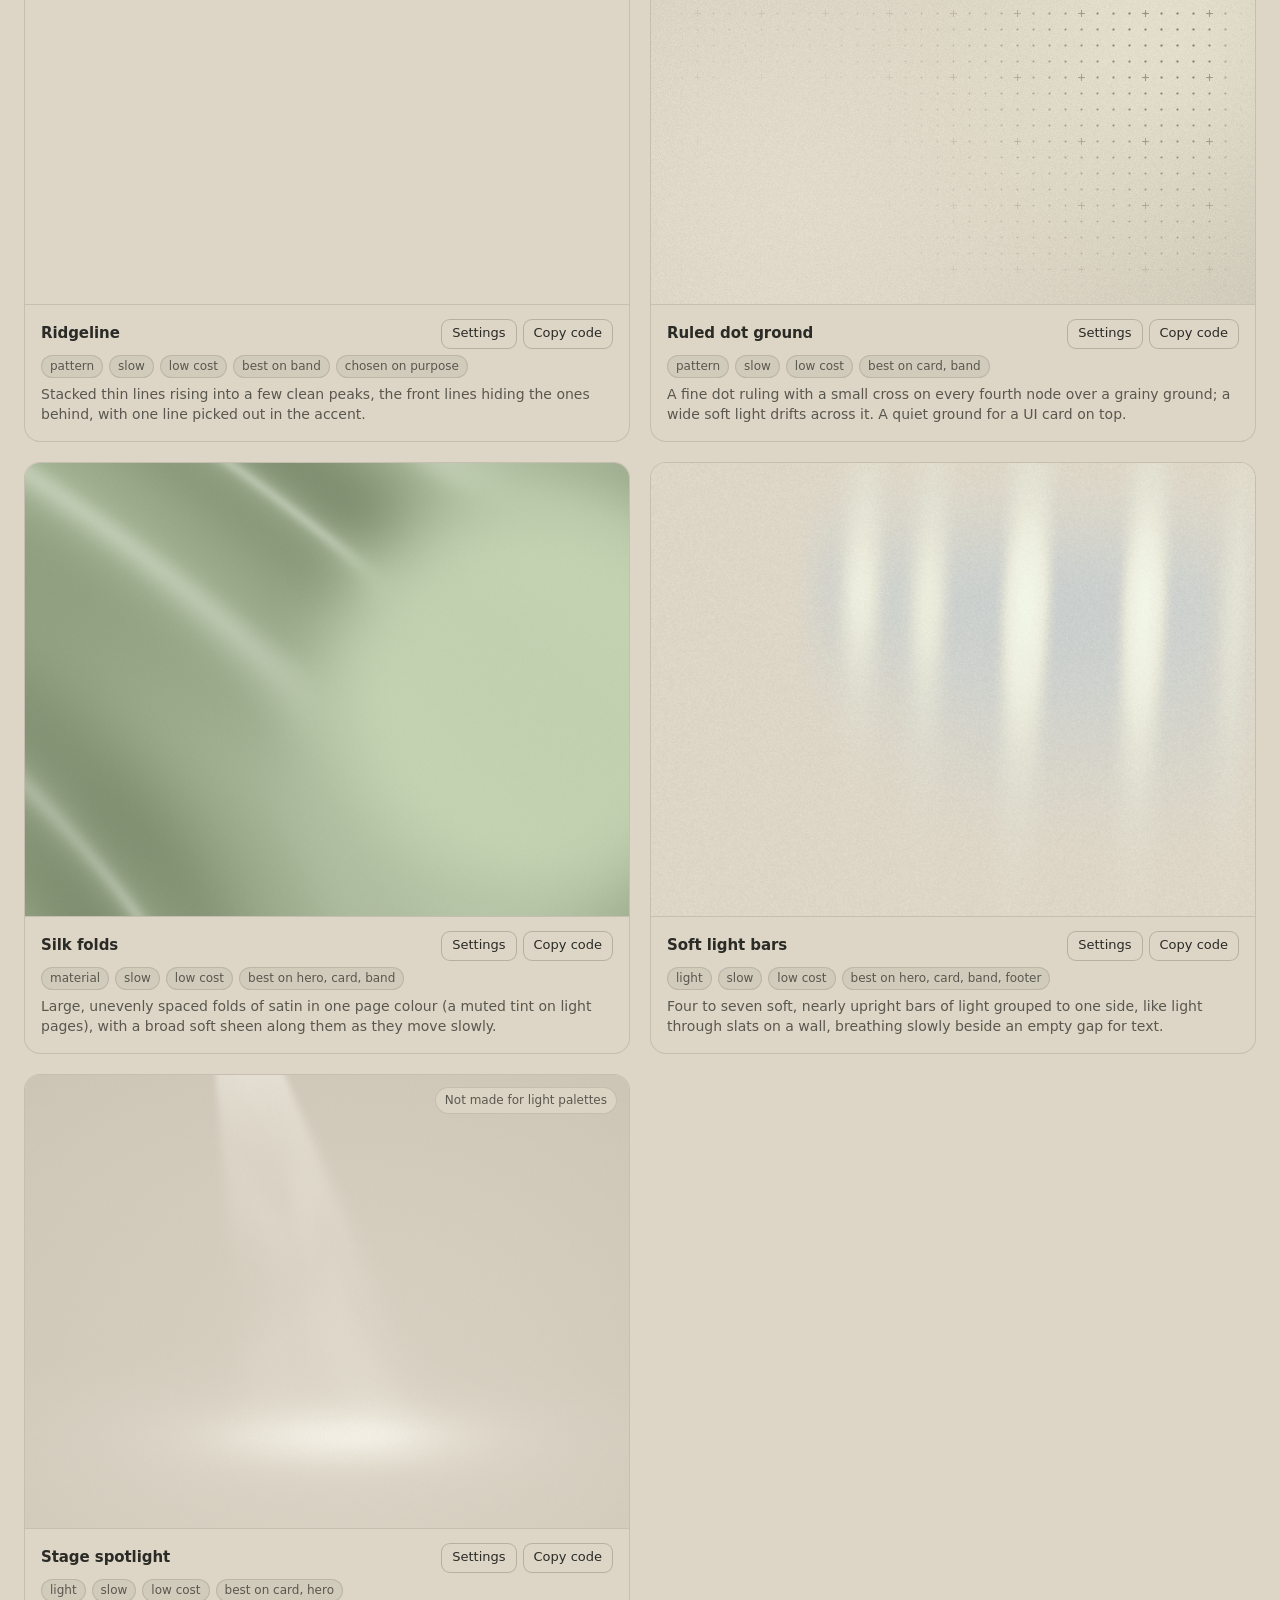
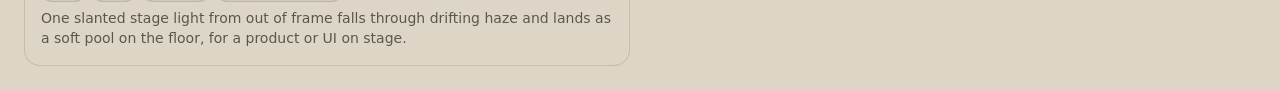
<file: .claude/skills/design-taste-frontend/assets/effects/lab.html>
<!doctype html>
<html lang="en">
<head>
<script>window.__tpGlMax = 16;   /* a gallery shows many live effects at once; a page of a site keeps the default 4 (fx.js) */</script>
<meta charset="utf-8">
<meta name="viewport" content="width=device-width, initial-scale=1">
<title>Effects lab</title>
<link rel="icon" href="data:,">
<style>
  :root {
    --bg: #ddd6c6; --surface: #d2cab8; --ink: #2a2a26; --muted: #59574e; --accent: #4f6238; --accent-ink: #ffffff;
    --line: color-mix(in oklab, var(--ink) 13%, transparent);
    --line-strong: color-mix(in oklab, var(--ink) 22%, transparent);
    --chip: color-mix(in oklab, var(--ink) 6%, var(--bg));
    --radius: 16px;
    color-scheme: light;
  }
  * { box-sizing: border-box; }
  html { -webkit-text-size-adjust: 100%; }
  body {
    margin: 0; background: var(--bg); color: var(--ink);
    font: 14px/1.45 ui-sans-serif, system-ui, -apple-system, "Segoe UI", Roboto, "Helvetica Neue", Arial, sans-serif;
    -webkit-font-smoothing: antialiased;
  }
  button, select, input { font: inherit; color: inherit; }
  .bar {
    position: sticky; top: 0; z-index: 20;
    display: flex; flex-wrap: wrap; align-items: center; justify-content: space-between; gap: 12px 20px;
    padding: 14px 24px; background: color-mix(in oklab, var(--bg) 90%, transparent);
    backdrop-filter: saturate(1.2) blur(14px); -webkit-backdrop-filter: saturate(1.2) blur(14px);
    border-bottom: 1px solid var(--line);
  }
  .title { display: flex; align-items: baseline; gap: 10px; min-width: 0; }
  .title h1 { margin: 0; font-size: 17px; font-weight: 640; letter-spacing: -0.01em; }
  .title p { margin: 0; color: var(--muted); white-space: nowrap; overflow: hidden; text-overflow: ellipsis; }
  .controls { display: flex; flex-wrap: wrap; align-items: center; gap: 8px; }
  .seg { display: inline-flex; padding: 3px; border-radius: 10px; background: var(--chip); border: 1px solid var(--line); }
  .seg button { border: 0; background: transparent; padding: 6px 12px; border-radius: 7px; cursor: pointer; color: var(--muted); }
  .seg button[aria-pressed="true"] { background: var(--bg); color: var(--ink); box-shadow: 0 1px 2px color-mix(in oklab, var(--ink) 14%, transparent); }
  .btn, select {
    height: 34px; padding: 0 12px; border-radius: 9px; border: 1px solid var(--line-strong); background: var(--bg);
    cursor: pointer; display: inline-flex; align-items: center; gap: 6px;
  }
  .btn:hover, select:hover { border-color: color-mix(in oklab, var(--ink) 35%, transparent); }
  .btn.primary { background: var(--ink); color: var(--bg); border-color: var(--ink); }
  label.check { display: inline-flex; align-items: center; gap: 7px; padding: 0 6px; cursor: pointer; color: var(--muted); }
  label.check input { accent-color: var(--accent); width: 15px; height: 15px; }
  select { max-width: 210px; }

  .grid {
    display: grid; gap: 20px; padding: 24px; max-width: 1680px; margin: 0 auto;
    grid-template-columns: repeat(auto-fit, minmax(min(100%, 400px), 1fr));
  }
  body[data-layout="wide"] .grid { grid-template-columns: 1fr; max-width: 1280px; }
  body[data-layout="hero"] .grid { grid-template-columns: 1fr; max-width: none; padding: 0; gap: 0; }
  .tile { border: 1px solid var(--line); border-radius: var(--radius); overflow: hidden; background: var(--bg); display: flex; flex-direction: column; min-width: 0; }
  body[data-layout="hero"] .tile { border-radius: 0; border-width: 0 0 1px; }
  .stage { position: relative; aspect-ratio: 4 / 3; overflow: hidden; }
  body[data-layout="wide"] .stage { aspect-ratio: 16 / 9; }
  body[data-layout="hero"] .stage { aspect-ratio: auto; height: 100vh; min-height: 560px; }
  .stage[data-unfit]::after {
    content: attr(data-unfit); position: absolute; top: 12px; right: 12px; padding: 4px 9px; border-radius: 999px;
    font-size: 12px; background: color-mix(in oklab, var(--bg) 85%, transparent); color: var(--muted); border: 1px solid var(--line);
  }

  /* sample content that sits on the effect */
  .sample { position: absolute; inset: 0; display: none; pointer-events: none; }
  body[data-ui="1"] .sample { display: block; }
  .sample-card {
    position: absolute; left: 22px; bottom: 22px; width: min(232px, calc(100% - 44px));
    display: grid; grid-template-columns: 36px 1fr; gap: 10px; align-items: center;
    padding: 12px 14px 12px 12px; border-radius: 12px; background: var(--surface); color: var(--ink);
    box-shadow: 0 1px 1px color-mix(in oklab, var(--ink) 8%, transparent), 0 10px 30px -12px rgb(0 0 0 / 0.3);
    border: 1px solid color-mix(in oklab, var(--ink) 8%, transparent);
  }
  .sample-card .ic {
    width: 36px; height: 36px; border-radius: 8px; background: var(--bg);
    background-image: radial-gradient(color-mix(in oklab, var(--ink) 55%, transparent) 1.1px, transparent 1.4px);
    background-size: 6px 6px; background-position: 3px 3px; border: 1px solid var(--line);
  }
  .sample-card b { display: block; font-size: 13px; font-weight: 600; }
  .sample-card span { display: block; font-size: 12px; color: var(--muted); font-variant-numeric: tabular-nums; }
  .sample-card .track { grid-column: 1 / -1; height: 4px; border-radius: 4px; background: color-mix(in oklab, var(--ink) 12%, transparent); position: relative; }
  .sample-card .track i { position: absolute; inset: 0 45% 0 0; border-radius: inherit; background: var(--accent); }
  .sample-head { position: absolute; left: 24px; top: 22px; right: 24px; color: var(--ink); }
  .sample-head b { display: block; font-size: clamp(18px, 2.2vw, 30px); font-weight: 640; letter-spacing: -0.02em; line-height: 1.1; max-width: 16ch; }
  .sample-head span { display: block; margin-top: 6px; color: var(--muted); max-width: 34ch; }
  body[data-layout="hero"] .sample-head { left: 48px; top: auto; bottom: 30vh; }
  body[data-layout="hero"] .sample-head b { font-size: clamp(36px, 5vw, 72px); }
  body[data-layout="hero"] .sample-card { left: 48px; bottom: 48px; }

  /* card layout: a feature card with an inset effect panel and a small UI window on it */
  .card-head { display: none; }
  body[data-layout="card"] .grid { grid-template-columns: repeat(auto-fit, minmax(min(100%, 460px), 1fr)); max-width: 1240px; gap: 16px; }
  body[data-layout="card"] .tile { padding: 22px; border: 0; background: color-mix(in oklab, var(--ink) 4.5%, var(--bg)); border-radius: 18px; }
  body[data-layout="card"] .card-head { display: block; }
  .card-head b { display: block; font-size: 15px; font-weight: 620; }
  .card-head p { margin: 4px 0 0; color: var(--muted); max-width: 52ch; }
  body[data-layout="card"] .stage { margin-top: 18px; border-radius: 12px; aspect-ratio: 16 / 10; }
  body[data-layout="card"] .info { display: none; }
  body[data-layout="card"] .sample { display: block; }
  body[data-layout="card"] .sample-head, body[data-layout="card"] .sample-card { display: none; }
  .window { display: none; }
  body[data-layout="card"] .window {
    display: block; position: absolute; left: 50%; top: 54%; transform: translate(-50%, -50%); width: 64%;
    border-radius: 10px; background: var(--surface); color: var(--ink);
    box-shadow: 0 1px 0 color-mix(in oklab, var(--ink) 6%, transparent), 0 18px 40px -16px rgb(0 0 0 / 0.35);
    border: 1px solid color-mix(in oklab, var(--ink) 10%, transparent); overflow: hidden; font-size: 12px;
  }
  .window .wbar { display: flex; align-items: center; gap: 5px; padding: 8px 10px; border-bottom: 1px solid var(--line); }
  .window .wbar i { width: 7px; height: 7px; border-radius: 50%; background: color-mix(in oklab, var(--ink) 22%, transparent); }
  .window .wbar span { margin-left: 8px; color: var(--muted); }
  .window .wbody { padding: 12px 12px 14px; display: grid; gap: 8px; }
  .window .wrow { display: flex; align-items: center; justify-content: space-between; gap: 10px; }
  .window .wrow em { font-style: normal; color: var(--muted); font-variant-numeric: tabular-nums; }
  .window .wbtn { justify-self: start; margin-top: 2px; padding: 5px 10px; border-radius: 7px; background: var(--accent); color: var(--accent-ink); font-weight: 600; }
  .info { padding: 14px 16px 16px; display: grid; gap: 4px; border-top: 1px solid var(--line); }
  body[data-layout="hero"] .info { display: none; }
  .info-top { display: flex; align-items: center; justify-content: space-between; gap: 12px; }
  .info h2 { margin: 0; font-size: 15px; font-weight: 620; letter-spacing: -0.005em; }
  .tags { display: flex; flex-wrap: wrap; gap: 6px; margin: 2px 0 2px; }
  .tags span { font-size: 12px; padding: 2px 8px; border-radius: 999px; background: var(--chip); color: var(--muted); border: 1px solid var(--line); }
  .look { margin: 0; color: var(--muted); }
  .actions { display: flex; gap: 6px; flex: none; }
  .actions .btn { height: 30px; padding: 0 10px; font-size: 13px; }

  .params { display: none; padding: 4px 16px 16px; gap: 10px 18px; grid-template-columns: repeat(auto-fill, minmax(170px, 1fr)); }
  .tile.open .params { display: grid; }
  .param { display: grid; gap: 4px; }
  .param label { display: flex; justify-content: space-between; font-size: 12px; color: var(--muted); }
  .param output { color: var(--ink); font-variant-numeric: tabular-nums; }
  .param input[type=range] { width: 100%; accent-color: var(--ink); margin: 0; }
  .params .row { grid-column: 1 / -1; display: flex; gap: 8px; align-items: center; }
  .params .row input { width: 90px; height: 30px; border-radius: 8px; border: 1px solid var(--line-strong); background: var(--bg); padding: 0 8px; }

  .empty { padding: 80px 24px; text-align: center; color: var(--muted); }
  .toast {
    position: fixed; left: 50%; bottom: 24px; transform: translate(-50%, 20px); opacity: 0; pointer-events: none;
    background: var(--ink); color: var(--bg); padding: 9px 14px; border-radius: 10px; transition: .25s ease; z-index: 30;
  }
  .toast.on { opacity: 1; transform: translate(-50%, 0); }
  @media (max-width: 640px) {
    .bar { padding: 12px 16px; }
    .grid { padding: 16px; gap: 16px; }
    .title p { display: none; }
  }
</style>
</head>
<body data-layout="grid">
<header class="bar">
  <div class="title">
    <h1>Effects lab</h1>
    <p id="count"></p>
  </div>
  <div class="controls">
    <div class="seg" role="group" aria-label="Palette type">
      <button type="button" data-kind="light">Light</button>
      <button type="button" data-kind="dark">Dark</button>
      <button type="button" data-kind="colour">Colour</button>
    </div>
    <select id="pal" aria-label="Palette"></select>
    <select id="layout" aria-label="Layout"><option value="grid">Grid</option><option value="card">Cards</option><option value="wide">Wide</option><option value="hero">Hero</option></select>
    <label class="check"><input type="checkbox" id="ui"> Show UI on top</label>
    <button type="button" class="btn" id="reseed">New seeds</button>
    <button type="button" class="btn" id="pause">Pause</button>
  </div>
</header>
<main class="grid" id="grid"></main>
<div class="toast" id="toast" role="status"></div>
<script id="palettes" type="application/json">[{"id":"white-link-blue","name":"Sheet and biro","bg":"#ffffff","surface":"#f4f4f4","ink":"#111111","muted":"#6b6b6b","accent":"#1a4be0","accentInk":"#ffffff"},{"id":"cool-white-slate","name":"Frost and slate","bg":"#f7f9fa","surface":"#ecf0f2","ink":"#1f3038","muted":"#5d6b72","accent":"#0d7480","accentInk":"#ffffff"},{"id":"rose-grey-green","name":"Rose grey, green","bg":"#ebe5e3","surface":"#e1dad7","ink":"#2b2622","muted":"#6a615d","accent":"#0f7d45","accentInk":"#ffffff"},{"id":"paper-grey-brass","name":"Newsprint and brass","bg":"#e8e8e3","surface":"#dcdcd6","ink":"#181715","muted":"#63625c","accent":"#bfb21a","accentInk":"#181715"},{"id":"stone-blueprint","name":"Stone and blueprint","bg":"#dfdedb","surface":"#d3d2ce","ink":"#26251e","muted":"#5f5d55","accent":"#2456d6","accentInk":"#ffffff"},{"id":"white-navy-tab","name":"Navy on white","bg":"#ffffff","surface":"#f4f4f2","ink":"#1f2b4d","muted":"#6a7186","accent":"#f7941d","accentInk":"#1f2b4d"},{"id":"three-stones","name":"Three stones","bg":"#eeecea","surface":"#e4e1dd","ink":"#333231","muted":"#6b6763","accent":"#5c6b54","accentInk":"#ffffff"},{"id":"putty-black-teal","name":"Putty and black","bg":"#dedad3","surface":"#d3cec6","ink":"#0a0a0a","muted":"#5c5852","accent":"#256f82","accentInk":"#ffffff"},{"id":"moss-sand","name":"Sand and moss","bg":"#ddd6c6","surface":"#d2cab8","ink":"#2a2a26","muted":"#59574e","accent":"#4f6238","accentInk":"#ffffff"},{"id":"green-mat-chocolate","name":"Bone, green, chocolate","bg":"#e5e1d8","surface":"#dad5ca","ink":"#2a1d17","muted":"#6b5b51","accent":"#456f3a","accentInk":"#ffffff"},{"id":"lunar-grey-bronze","name":"Lunar and bronze","bg":"#111111","surface":"#1c1c1c","ink":"#f2f2f2","muted":"#8f8f8f","accent":"#a08672","accentInk":"#111111"},{"id":"blue-black-cornflower","name":"Night and sky blue","bg":"#0a0d14","surface":"#131824","ink":"#e9edf3","muted":"#8891a1","accent":"#5ab9fc","accentInk":"#0a0d14"},{"id":"green-black-bone","name":"Green-black and bone","bg":"#161c1a","surface":"#1f2725","ink":"#e3e2da","muted":"#8e948d","accent":"#9fc7b8","accentInk":"#161c1a"},{"id":"black-crimson","name":"Black and crimson","bg":"#0a0a0a","surface":"#151515","ink":"#efefef","muted":"#8c8c8c","accent":"#b11226","accentInk":"#ffffff"},{"id":"forest-pale-lime","name":"Forest and lime","bg":"#0f1f10","surface":"#162a17","ink":"#ffffff","muted":"#9aa39a","accent":"#c6f19d","accentInk":"#0f1f10"},{"id":"charcoal-room-sage","name":"Charcoal and sage","bg":"#1c1c1c","surface":"#262626","ink":"#f1f1ef","muted":"#9a9b96","accent":"#8fa68e","accentInk":"#1c1c1c"},{"id":"warm-black-gold","name":"Warm black, gold","bg":"#0c0a08","surface":"#181512","ink":"#ffffff","muted":"#8f8a84","accent":"#c9a45a","accentInk":"#0c0a08"},{"id":"graphite-safety-orange","name":"Graphite and orange","bg":"#18191b","surface":"#222427","ink":"#eff0f1","muted":"#9c9ea3","accent":"#ff4a1f","accentInk":"#18191b"},{"id":"soot-pale-lime","name":"Soot and lime","bg":"#0f0f0f","surface":"#1a1a1a","ink":"#ffffff","muted":"#8f8f8f","accent":"#dafa9c","accentInk":"#0f0f0f"},{"id":"plum-black-pink","name":"Plum-black and pink","bg":"#0d060b","surface":"#1b0e17","ink":"#ffffff","muted":"#9a8f97","accent":"#ff488b","accentInk":"#0d060b"},{"id":"white-signal-red","name":"Signal red, white","bg":"#ffffff","surface":"#f2f2f2","ink":"#0a0a0a","muted":"#6b6b6b","accent":"#d92b21","accentInk":"#ffffff"},{"id":"white-mint-tiles","name":"Greys and mint","bg":"#ffffff","surface":"#f3f3f3","ink":"#232323","muted":"#6e6e6e","accent":"#a1ffcb","accentInk":"#232323"},{"id":"cool-grey-cobalt","name":"Cool grey, cobalt","bg":"#eef0f3","surface":"#e2e5ea","ink":"#0b0c0e","muted":"#5d6470","accent":"#1f2de6","accentInk":"#ffffff"},{"id":"offwhite-bottle-yellow","name":"Bottle ink, yellow","bg":"#f7f7f7","surface":"#ebebeb","ink":"#0d2a1c","muted":"#5f6b64","accent":"#f6e016","accentInk":"#0d2a1c"},{"id":"teal-on-paper","name":"Teal on paper","bg":"#f7f9f8","surface":"#ebf0ee","ink":"#06525c","muted":"#2f737d","accent":"#06525c","accentInk":"#f7f9f8"},{"id":"navy-pink","name":"Navy and pink","bg":"#1a2039","surface":"#212846","ink":"#f9a3c0","muted":"#b9879c","accent":"#f9a3c0","accentInk":"#1a2039"},{"id":"blush-aubergine","name":"Blush and aubergine","bg":"#edccbe","surface":"#e8c2b2","ink":"#351a2b","muted":"#6c4857","accent":"#351a2b","accentInk":"#edccbe"},{"id":"cobalt-on-sand","name":"Cobalt on sand","bg":"#e6dbc7","surface":"#ddd0b9","ink":"#062b8a","muted":"#3a5aa8","accent":"#062b8a","accentInk":"#e6dbc7"},{"id":"oxblood-grey","name":"Oxblood and grey","bg":"#e2e2e2","surface":"#d6d6d6","ink":"#7d0c14","muted":"#7a4a4e","accent":"#7d0c14","accentInk":"#e2e2e2"},{"id":"olive-on-bone","name":"Olive on bone","bg":"#ecebe7","surface":"#e1dfd9","ink":"#38450f","muted":"#5d683a","accent":"#38450f","accentInk":"#ecebe7"},{"id":"burgundy-bubblegum","name":"Burgundy and bubblegum","bg":"#3d0012","surface":"#4d0519","ink":"#ff99d3","muted":"#c77aa0","accent":"#ff99d3","accentInk":"#3d0012"},{"id":"bottle-green-gold","name":"Bottle green, gold","bg":"#133621","surface":"#1a4429","ink":"#f4d96c","muted":"#b3a55e","accent":"#f4d96c","accentInk":"#133621"},{"id":"cobalt-field","name":"Cobalt field","bg":"#0034eb","surface":"#002fd6","ink":"#ffffff","muted":"#dfe4f2","accent":"#e9e34a","accentInk":"#111111"},{"id":"mustard-field","name":"Mustard and black","bg":"#e1ac10","surface":"#cd9d0f","ink":"#0b0b0b","muted":"#4d3d0a","accent":"#24338f","accentInk":"#ffffff"},{"id":"carmine-field","name":"Carmine field","bg":"#9c1220","surface":"#8a101c","ink":"#ffffff","muted":"#f0b9bd","accent":"#ffd9dc","accentInk":"#9c1220"},{"id":"pink-field-lime","name":"Bubblegum and lime","bg":"#ff87ab","surface":"#ff739d","ink":"#0a0a0a","muted":"#6b1f3a","accent":"#def915","accentInk":"#0a0a0a"},{"id":"sky-field-navy","name":"Sky and navy","bg":"#6bb4ee","surface":"#7dbdf0","ink":"#0e1822","muted":"#1b3d5c","accent":"#ff5a1f","accentInk":"#0e1822"},{"id":"orange-field-black","name":"Orange and black","bg":"#ff7a1f","surface":"#ff8633","ink":"#050f16","muted":"#5a2306","accent":"#050f16","accentInk":"#ff7a1f"},{"id":"tobacco-olive","name":"Tobacco and olive","bg":"#472913","surface":"#55321a","ink":"#e4e0cf","muted":"#b39f84","accent":"#525e1b","accentInk":"#e4e0cf"},{"id":"poster-chapters","name":"Poster chapters","bg":"#e6e0d2","surface":"#dcd5c5","ink":"#1a1a1a","muted":"#5f5b52","accent":"#18bc42","accentInk":"#1a1a1a"},{"id":"blue-red-black","name":"Blue, red, black","bg":"#ffffff","surface":"#f3f3f3","ink":"#0a0a0a","muted":"#6b6b6b","accent":"#1f30e0","accentInk":"#ffffff"},{"id":"charcoal-primaries","name":"Charcoal and primaries","bg":"#191919","surface":"#242424","ink":"#ffffff","muted":"#9a9a9a","accent":"#0c7866","accentInk":"#ffffff"},{"id":"ultramarine-yellow","name":"Ultramarine and yellow","bg":"#1423b8","surface":"#1220a6","ink":"#ffffff","muted":"#e4e2d6","accent":"#1fc27a","accentInk":"#0a0a0a"},{"id":"candy-chapters","name":"Candy chapters","bg":"#ffd249","surface":"#f5c63c","ink":"#0a0a0a","muted":"#5e4a0a","accent":"#f53fd6","accentInk":"#0a0a0a"},{"id":"orange-sky-lime","name":"Orange, sky, lime","bg":"#ff8126","surface":"#ff8d3a","ink":"#111111","muted":"#5c2a05","accent":"#de194b","accentInk":"#ffffff"},{"id":"post-red-mustard","name":"Post red, mustard","bg":"#e2dccf","surface":"#d7d0c1","ink":"#2a1110","muted":"#6b524c","accent":"#4a6f84","accentInk":"#ffffff"},{"id":"mint-orange-grey","name":"Grey, mint, orange","bg":"#ffffff","surface":"#f5f5f5","ink":"#000000","muted":"#666666","accent":"#a7ff9c","accentInk":"#000000"},{"id":"report-blocks","name":"Report blocks","bg":"#ffffff","surface":"#f6f6f6","ink":"#000000","muted":"#5f5f5f","accent":"#fe7141","accentInk":"#000000"},{"id":"card-pastels","name":"Card pastels","bg":"#f7f7f5","surface":"#ebebe8","ink":"#000000","muted":"#666662","accent":"#d0106f","accentInk":"#ffffff"},{"id":"mint-pink-accounts","name":"Mint and pink","bg":"#f8f8f8","surface":"#eeeeee","ink":"#0a0a0a","muted":"#6a6a6a","accent":"#1f6b3a","accentInk":"#ffffff"},{"id":"swap-pastels","name":"Swapping pastels","bg":"#c3d7e5","surface":"#d0e0eb","ink":"#141414","muted":"#4a5068","accent":"#0f5257","accentInk":"#ffffff"},{"id":"blush-sage-slate","name":"Blush, sage, slate","bg":"#a6b3bc","surface":"#b2bdc5","ink":"#1c1c1c","muted":"#38424a","accent":"#2c3620","accentInk":"#e3e2da"},{"id":"candy-on-black","name":"Candy on black","bg":"#000000","surface":"#0d0d0d","ink":"#ffffff","muted":"#999999","accent":"#93f1f7","accentInk":"#000000"},{"id":"sky-sand","name":"Sky and sand","bg":"#cbe4f2","surface":"#bcdcee","ink":"#0a0a0a","muted":"#44606e","accent":"#b0298f","accentInk":"#ffffff"},{"id":"studio-grey","name":"Studio grey","bg":"#a8a8aa","surface":"#b4b4b6","ink":"#0e0e0e","muted":"#3a3a3c","accent":"#1f5c49","accentInk":"#ffffff"},{"id":"walnut-tan","name":"Walnut and tan","bg":"#2b2216","surface":"#382d1e","ink":"#e4e2da","muted":"#a39a8b","accent":"#bda38b","accentInk":"#2b2216"}]</script>
<script id="presets" type="application/json">{"light":"moss-sand","dark":"blue-black-cornflower","colour":"cobalt-field"}</script>
<script type="module">
  import fx from './fx.js';

  const q = new URLSearchParams(location.search);
  const PALETTES = JSON.parse(document.getElementById('palettes').textContent);
  const PRESETS = JSON.parse(document.getElementById('presets').textContent);
  const byId = Object.fromEntries(PALETTES.map(p => [p.id, p]));
  const $ = s => document.querySelector(s);
  const grid = $('#grid');

  if (q.has('fallback')) fx.config.forceFallback = true;
  if (q.has('webgl1')) fx.config.forceWebGL1 = true;
  if (q.has('time')) fx.setClock(+q.get('time'));
  document.body.dataset.layout = ['wide', 'hero', 'card'].includes(q.get('layout')) ? q.get('layout') : 'grid';
  $('#layout').value = document.body.dataset.layout;
  $('#layout').addEventListener('change', e => { document.body.dataset.layout = e.target.value; syncUrl(); });
  document.body.dataset.ui = q.get('ui') === '1' ? '1' : '0';
  $('#ui').checked = document.body.dataset.ui === '1';

  let palette = pickPalette(q.get('palette') || 'light');
  let paused = false;
  const tiles = [];

  function pickPalette(key) {
    const id = PRESETS[key] || key;
    return byId[id] || byId[PRESETS.light] || PALETTES[0];
  }
  function applyPalette(p) {
    const r = document.documentElement.style;
    r.setProperty('--bg', p.bg); r.setProperty('--surface', p.surface); r.setProperty('--ink', p.ink);
    r.setProperty('--muted', p.muted); r.setProperty('--accent', p.accent); r.setProperty('--accent-ink', p.accentInk);
    document.documentElement.style.colorScheme = fx.paletteKind(p) === 'light' ? 'light' : 'dark';
    const kind = fx.paletteKind(p);
    for (const b of document.querySelectorAll('.seg button')) b.setAttribute('aria-pressed', String(PRESETS[b.dataset.kind] === p.id));
    $('#pal').value = p.id;
    for (const t of tiles) {
      const fits = t.meta.palettes.includes(kind);
      if (fits) t.stage.removeAttribute('data-unfit'); else t.stage.setAttribute('data-unfit', `Not made for ${kind} palettes`);
      t.ctrl?.setPalette(fx.normalizePalette(p));
    }
  }
  function toast(msg) {
    const el = $('#toast'); el.textContent = msg; el.classList.add('on');
    clearTimeout(toast.t); toast.t = setTimeout(() => el.classList.remove('on'), 1600);
  }
  const fmt = (v, d) => (d.step && d.step >= 1 ? String(Math.round(v)) : (+v).toFixed(2));

  function snippet(t) {
    const p = t.ctrl.params, d = t.meta.params || {};
    const changed = Object.fromEntries(Object.entries(p).filter(([k, v]) => d[k] && v !== d[k].default));
    const attrs = [`data-fx="${t.meta.id}"`, `data-fx-seed="${t.ctrl.seed}"`];
    if (Object.keys(changed).length) attrs.push(`data-fx-params='${JSON.stringify(changed)}'`);
    return `<div ${attrs.join(' ')}></div>`;
  }

  function buildTile(meta, i) {
    const tile = document.createElement('article');
    tile.className = 'tile';
    tile.dataset.id = meta.id;
    tile.innerHTML = `
      <div class="card-head"><b></b><p></p></div>
      <div class="stage">
        <div class="sample" aria-hidden="true">
          <div class="window"><div class="wbar"><i></i><i></i><i></i><span>Settings</span></div>
            <div class="wbody"><div class="wrow"><span>Grain</span><em>0.60</em></div><div class="wrow"><span>Speed</span><em>0.50</em></div><span class="wbtn">Apply</span></div></div>
          <div class="sample-head"><b>A headline sits here</b><span>Secondary text, to check contrast on the effect.</span></div>
          <div class="sample-card"><div class="ic"></div><div><b></b><span></span></div><div class="track"><i></i></div></div>
        </div>
      </div>
      <div class="info">
        <div class="info-top">
          <h2></h2>
          <div class="actions">
            <button type="button" class="btn" data-act="params" aria-expanded="false">Settings</button>
            <button type="button" class="btn" data-act="copy">Copy code</button>
          </div>
        </div>
        <div class="tags"></div>
        <p class="look"></p>
      </div>
      <div class="params"></div>`;
    tile.querySelector('h2').textContent = meta.name;
    tile.querySelector('.card-head b').textContent = meta.name;
    tile.querySelector('.card-head p').textContent = meta.look;
    tile.querySelector('.window .wbar span').textContent = meta.name;
    const wk = Object.keys(meta.params || {}).slice(0, 2);
    tile.querySelectorAll('.window .wrow').forEach((row, n) => {
      const k = wk[n];
      if (!k) { row.remove(); return; }
      row.querySelector('span').textContent = k[0].toUpperCase() + k.slice(1);
      row.querySelector('em').textContent = fmt(meta.params[k].default, meta.params[k]);
    });
    tile.querySelector('.look').textContent = meta.look;
    tile.querySelector('.sample-card b').textContent = meta.name;
    const keys = Object.keys(meta.params || {}).slice(0, 2);
    tile.querySelector('.sample-card span').textContent = keys.map(k => `${k} ${fmt(meta.params[k].default, meta.params[k])}`).join(' · ');
    const tags = [meta.family, meta.motion, `${meta.cost} cost`, `best on ${meta.bestOn.join(', ')}`, ...(meta.random === false ? ['chosen on purpose'] : [])];
    tile.querySelector('.tags').append(...tags.map(s => Object.assign(document.createElement('span'), { textContent: s })));
    const stage = tile.querySelector('.stage');
    const seed = q.has('seed') ? (+q.get('seed') + i * 101) : 1000 + i * 37;
    const t = { meta, tile, stage, seed, ctrl: null };
    tile.querySelector('[data-act="copy"]').addEventListener('click', async () => {
      if (!t.ctrl) return;
      try { await navigator.clipboard.writeText(snippet(t)); toast('Code copied'); }
      catch (_) { prompt('Copy this code', snippet(t)); }
    });
    tile.querySelector('[data-act="params"]').addEventListener('click', e => {
      const open = tile.classList.toggle('open');
      e.currentTarget.setAttribute('aria-expanded', String(open));
    });
    buildParams(t);
    return t;
  }

  function buildParams(t) {
    const box = t.tile.querySelector('.params');
    box.innerHTML = '';
    for (const [k, d] of Object.entries(t.meta.params || {})) {
      const id = `${t.meta.id}-${k}`;
      const row = document.createElement('div');
      row.className = 'param';
      row.innerHTML = `<label for="${id}"><span>${k}</span><output></output></label><input type="range" id="${id}">`;
      const inp = row.querySelector('input'), out = row.querySelector('output');
      inp.min = d.min; inp.max = d.max; inp.step = d.step || (d.max - d.min) / 100; inp.value = d.default;
      out.textContent = fmt(d.default, d);
      inp.addEventListener('input', () => { out.textContent = fmt(+inp.value, d); t.ctrl?.set({ [k]: +inp.value }); });
      box.append(row);
    }
    const row = document.createElement('div');
    row.className = 'row';
    row.innerHTML = `<span>Seed</span><input type="number" min="0" max="9999" step="1"><button type="button" class="btn">Reset</button>`;
    const seedIn = row.querySelector('input');
    seedIn.value = t.seed;
    seedIn.addEventListener('change', () => { t.seed = +seedIn.value || 0; remount(t); });
    row.querySelector('button').addEventListener('click', () => { buildParams(t); remount(t); });
    box.append(row);
  }

  async function remount(t, params) {
    t.ctrl = await fx.mount(t.stage, t.meta.id, { palette: fx.normalizePalette(palette), params: params || currentParams(t), seed: t.seed });
    if (paused) t.ctrl.pause();
    t.tile.querySelector('.params .row input').value = t.seed;
    // the seed may place the calm area and focal point (fx.compose): show the values in use
    for (const [k, d] of Object.entries(t.meta.params || {})) {
      const inp = t.tile.querySelector(`#${t.meta.id}-${k}`);
      if (inp && t.ctrl.params[k] != null) { inp.value = t.ctrl.params[k]; inp.previousElementSibling.querySelector('output').textContent = fmt(t.ctrl.params[k], d); }
    }
  }
  function currentParams(t) {
    const out = {};
    for (const inp of t.tile.querySelectorAll('.param input')) out[inp.id.slice(t.meta.id.length + 1)] = +inp.value;
    return out;
  }

  // controls
  for (const b of document.querySelectorAll('.seg button')) {
    b.addEventListener('click', () => { palette = pickPalette(b.dataset.kind); applyPalette(palette); syncUrl(); });
  }
  const sel = $('#pal');
  const groups = { light: [], dark: [], colour: [] };
  for (const p of PALETTES) groups[fx.paletteKind(p)].push(p);
  for (const [k, list] of Object.entries(groups)) {
    const og = document.createElement('optgroup');
    og.label = k[0].toUpperCase() + k.slice(1);
    for (const p of list) og.append(new Option(p.name, p.id));
    sel.append(og);
  }
  sel.addEventListener('change', () => { palette = pickPalette(sel.value); applyPalette(palette); syncUrl(); });
  $('#ui').addEventListener('change', e => {
    document.body.dataset.ui = e.target.checked ? '1' : '0';
    syncUrl();
    // a page puts the calm area where its text is; with the sample text on, do the same
    const calm = textCalm();
    for (const t of tiles) remount(t, calm ? { ...currentParams(t), ...calm } : {});
  });
  $('#layout').addEventListener('change', () => {
    const calm = textCalm();
    if (calm) for (const t of tiles) remount(t, { ...currentParams(t), ...calm });
  });
  // where the sample headline sits (0..1 of the frame), or null when no text is on the effect
  function textCalm() {
    const layout = document.body.dataset.layout;
    if (document.body.dataset.ui !== '1' || layout === 'card') return null;
    return layout === 'hero' ? { calmX: 0.2, calmY: 0.62 } : { calmX: 0.2, calmY: 0.18 };
  }
  $('#reseed').addEventListener('click', () => {
    for (const t of tiles) { t.seed = Math.floor(Math.random() * 10000); remount(t); }
  });
  $('#pause').addEventListener('click', e => {
    paused = !paused;
    e.currentTarget.textContent = paused ? 'Play' : 'Pause';
    for (const t of tiles) paused ? t.ctrl?.pause() : t.ctrl?.resume();
  });
  function syncUrl() {
    const u = new URL(location.href);
    u.searchParams.set('palette', palette.id);
    if (document.body.dataset.ui === '1') u.searchParams.set('ui', '1'); else u.searchParams.delete('ui');
    if (document.body.dataset.layout !== 'grid') u.searchParams.set('layout', document.body.dataset.layout); else u.searchParams.delete('layout');
    history.replaceState(null, '', u);
  }

  // load
  let index;
  try { index = await fetch('./index.json', { cache: 'no-store' }).then(r => { if (!r.ok) throw new Error(r.status); return r.json(); }); }
  catch (err) { grid.innerHTML = '<p class="empty">index.json did not load. Run: node scripts/effects.mjs index, and serve this folder over http.</p>'; throw err; }
  let list = index.effects || [];
  const only = (q.get('only') || '').split(',').map(s => s.trim()).filter(Boolean);
  if (only.length) list = only.map(id => list.find(e => e.id === id)).filter(Boolean);
  if (q.get('family')) list = list.filter(e => e.family === q.get('family'));
  const kinds = new Set(list.map(e => e.family));
  $('#count').textContent = `${list.length} effect${list.length === 1 ? '' : 's'} in ${kinds.size} famil${kinds.size === 1 ? 'y' : 'ies'}. Colours come from the page palette.`;
  if (!list.length) grid.innerHTML = '<p class="empty">No effects match.</p>';
  list.forEach((meta, i) => { const t = buildTile(meta, i); tiles.push(t); grid.append(t.tile); });
  applyPalette(palette);
  await Promise.all(tiles.map(t => remount(t, { ...(textCalm() || {}) })));
  document.documentElement.dataset.ready = '1';
</script>
</body>
</html>
</file>
<file: style.css>
:root {
  --bg: #08090c;
  --surface: #0f1116;
  --line: #1c1f26;
  --line-2: #2a2e37;
  --text: #eceef1;
  --muted: #8a909b;
  --dim: #5b616c;
  --sans: "Geist", "Inter", system-ui, sans-serif;
  --mono: "Geist Mono", ui-monospace, monospace;
  --wrap: 1240px;
  --pad: clamp(16px, 4vw, 40px);
  --ease: cubic-bezier(0.2, 0.7, 0.2, 1);
}

* { box-sizing: border-box; margin: 0; padding: 0; }
html { scroll-behavior: smooth; overflow-x: clip; color-scheme: dark; scroll-padding-top: 104px; }
a, button { touch-action: manipulation; -webkit-tap-highlight-color: transparent; }
body {
  background: var(--bg);
  color: var(--text);
  font-family: var(--sans);
  font-size: 16px;
  line-height: 1.55;
  -webkit-font-smoothing: antialiased;
  text-rendering: optimizeLegibility;
}
img { display: block; max-width: 100%; }
a { color: inherit; text-decoration: none; }
button { font: inherit; color: inherit; background: none; border: 0; cursor: pointer; }
ul { list-style: none; }
::selection { background: var(--text); color: var(--bg); }
:focus-visible { outline: 1px solid var(--text); outline-offset: 4px; border-radius: 4px; }

.skip {
  position: fixed; left: max(16px, env(safe-area-inset-left, 0px)); top: calc(env(safe-area-inset-top, 0px) + 12px); z-index: 100;
  padding: 10px 16px; border-radius: 999px; background: var(--text); color: var(--bg); font-weight: 500;
  transform: translateY(-160%); transition: transform 0.2s var(--ease);
}
.skip:focus-visible { transform: none; }
.mono { font-family: var(--mono); font-size: 0.8rem; letter-spacing: 0; }
.muted { color: var(--muted); }
.wrap { width: 100%; max-width: var(--wrap); margin: 0 auto; padding-left: var(--pad); padding-right: var(--pad); }

/* ---------- Fundo: nebulosa NASA + estrelas ---------- */
.sky { position: fixed; inset: 0; z-index: -1; pointer-events: none; contain: strict; transform: translateZ(0); }
.space { position: absolute; inset: 0; overflow: hidden; }
.space img {
  position: absolute; left: 0; top: 0; max-width: none; opacity: 0;
  transform-origin: 50% 50%; will-change: transform, opacity; backface-visibility: hidden;
  -webkit-mask-image: radial-gradient(closest-side, #000 45%, transparent 100%);
  mask-image: radial-gradient(closest-side, #000 45%, transparent 100%);
}
.space img.full { -webkit-mask-image: none; mask-image: none; }
.veil {
  position: absolute; inset: 0;
  background:
    radial-gradient(ellipse 120% 90% at 50% 50%, transparent 30%, rgba(8, 9, 12, 0.7) 100%),
    rgba(8, 9, 12, 0.42);
}
#stars { position: absolute; inset: 0; width: 100%; height: 100%; }

/* ---------- Topo (HUD + navegação em pílula) ---------- */
.top {
  position: sticky; top: 0; z-index: 40;
  padding: calc(10px + env(safe-area-inset-top, 0px)) max(var(--pad), env(safe-area-inset-right, 0px)) 14px max(var(--pad), env(safe-area-inset-left, 0px));
  background: linear-gradient(var(--bg) 20%, rgba(8, 9, 12, 0));
  transition: background 0.3s;
}
.top.scrolled { background: rgba(8, 9, 12, 0.94); border-bottom: 1px solid var(--line); }
.hud-bar { display: flex; gap: 22px; font-size: 0.68rem; letter-spacing: 0.02em; margin-bottom: 10px; }
.hud-bar i, .hud-foot i { font-style: normal; color: var(--dim); }
.hud-bar b, .hud-foot b { font-weight: 400; color: var(--text); }
.hud-bar span:nth-child(2) b::before { content: ""; display: inline-block; width: 5px; height: 5px; border-radius: 50%; background: var(--text); margin-right: 6px; vertical-align: 1px; animation: hud-pulse 2s infinite; }
@keyframes hud-pulse { 50% { opacity: 0.25; } }
.top-row { display: grid; grid-template-columns: 1fr auto 1fr; align-items: center; }
.brand { display: inline-flex; gap: 3px; justify-self: start; }
.brand span {
  width: 26px; height: 26px; display: grid; place-items: center; border: 1px solid var(--text); border-radius: 50%;
  font-family: var(--mono); font-size: 0.72rem; transition: background 0.25s, color 0.25s;
}
.brand span:last-child { border-radius: 6px; }
.brand:hover span { background: var(--text); color: var(--bg); }
.nav {
  display: flex; gap: 2px; padding: 4px; border-radius: 999px;
  background: #16181d; border: 1px solid rgba(247, 247, 247, 0.06); font-size: 0.88rem;
}
.nav a {
  position: relative; display: block; overflow: hidden; padding: 7px 14px; border-radius: 999px; line-height: 1.2;
  color: var(--text); transition: opacity 0.25s, background 0.25s;
}
.nav a.active { background: rgba(247, 247, 247, 0.08); }
/* outros links esmaecem; o texto rola para cima no hover */
@media (hover: hover) and (pointer: fine) {
  .nav:hover a:not(:hover) { opacity: 0.4; }
  .nav a::after {
    content: attr(data-roll); position: absolute; left: 14px; top: 100%; transition: transform 0.35s var(--ease);
  }
  .nav a > span { display: inline-block; transition: transform 0.35s var(--ease); }
  .nav a:hover > span { transform: translateY(-140%); }
  .nav a:hover::after { transform: translateY(-136%); }
}
.cta-pill {
  justify-self: end; font-size: 0.85rem; padding: 7px 14px; border-radius: 999px;
  border: 1px solid var(--line-2); color: var(--text); transition: transform 0.2s cubic-bezier(.5, 1, .89, 1), background 0.2s, color 0.2s;
}
.cta-pill:hover { background: var(--text); color: var(--bg); }
.cta-pill:active { transform: scale(0.97); }
.menu-btn { display: none; justify-self: end; width: 32px; height: 32px; position: relative; }
.menu-btn span { position: absolute; left: 6px; right: 6px; height: 1px; background: var(--text); transition: transform 0.3s var(--ease); }
.menu-btn span:first-child { top: 12px; } .menu-btn span:last-child { top: 19px; }
.menu-open .menu-btn span:first-child { transform: translateY(3.5px) rotate(45deg); }
.menu-open .menu-btn span:last-child { transform: translateY(-3.5px) rotate(-45deg); }

/* Rodapé HUD fixo: relógio, posição do cursor, profundidade do scroll */
.hud-foot {
  position: fixed; left: 0; right: 0; bottom: 0; z-index: 30; pointer-events: none;
  display: flex; justify-content: space-between;
  padding: 12px max(var(--pad), env(safe-area-inset-right, 0px)) calc(12px + env(safe-area-inset-bottom, 0px)) max(var(--pad), env(safe-area-inset-left, 0px));
  font-size: 0.68rem; color: var(--dim);
}
.hud-foot b { font-variant-numeric: tabular-nums; }

/* Grão de filme */
.grain {
  position: absolute; inset: -10%; opacity: 0.06; pointer-events: none; will-change: transform;
  background-image: url("data:image/svg+xml,%3Csvg xmlns='http://www.w3.org/2000/svg' width='160' height='160'%3E%3Cfilter id='n'%3E%3CfeTurbulence type='fractalNoise' baseFrequency='.85' numOctaves='2' stitchTiles='stitch'/%3E%3C/filter%3E%3Crect width='100%25' height='100%25' filter='url%28%23n%29'/%3E%3C/svg%3E");
  animation: grain-jump 0.9s steps(6) infinite;
}
@keyframes grain-jump {
  0% { transform: translate(0, 0); } 20% { transform: translate(-4%, 3%); } 40% { transform: translate(3%, -4%); }
  60% { transform: translate(-2%, 5%); } 80% { transform: translate(5%, 1%); } 100% { transform: translate(0, 0); }
}

/* ---------- Hero ---------- */
.hero {
  min-height: calc(100vh - 90px); display: grid; align-content: space-between;
  grid-template-columns: 1fr minmax(180px, 260px); grid-template-areas: "intro intro" "copy photo";
  column-gap: clamp(32px, 6vw, 96px); row-gap: 48px; padding-top: 24px; padding-bottom: 96px;
}
.hero-copy { grid-area: copy; align-self: end; }
.hero-photo {
  grid-area: photo; align-self: end; position: relative; margin: 0;
  aspect-ratio: 4 / 5; border-radius: 10px; overflow: hidden; border: 1px solid var(--line-2); background: var(--surface);
}
.hero-photo img { width: 100%; height: 100%; object-fit: cover; object-position: 50% 30%; transition: transform 1.2s var(--ease); }
.hero-photo:hover img { transform: scale(1.03); }
.hero-photo figcaption {
  position: absolute; left: 0; right: 0; bottom: 0; display: flex; justify-content: space-between;
  padding: 28px 14px 12px; font-size: 0.66rem; letter-spacing: 0.04em; color: var(--text);
  background: linear-gradient(transparent, rgba(8, 9, 12, 0.75));
}
.eyebrow { color: var(--muted); margin-bottom: 28px; }
.intro { grid-area: intro; display: grid; grid-template-columns: 1fr 1fr 1.4fr; gap: 24px; padding-top: 24px; font-size: 0.78rem; line-height: 1.6; color: var(--muted); }
.intro p:first-child { color: var(--text); }
.hero-title {
  font-size: clamp(2.1rem, 5vw, 4.1rem); line-height: 1.06; letter-spacing: -0.035em; font-weight: 500;
  max-width: 17ch;
}
.hero-title .muted { display: inline; }
.hero-meta { display: flex; flex-wrap: wrap; align-items: center; gap: 10px 28px; margin-top: 44px; font-size: 0.92rem; }
.hero-meta a { color: var(--muted); transition: color 0.2s; }
.hero-meta a:hover { color: var(--text); }
.status { display: inline-flex; align-items: center; gap: 10px; }
.status i { width: 7px; height: 7px; border-radius: 50%; background: var(--text); box-shadow: 0 0 0 0 rgba(236, 238, 241, 0.5); animation: ping 2.4s infinite; }
@keyframes ping { 70% { box-shadow: 0 0 0 8px rgba(236, 238, 241, 0); } 100% { box-shadow: 0 0 0 0 rgba(236, 238, 241, 0); } }

/* ---------- Vitrine de trabalhos (scroll em profundidade) ---------- */
.showcase { padding-top: 72px; }
.label-link { color: var(--muted); transition: color 0.2s; }
.label-link:hover { color: var(--text); }
.sc-track { position: relative; height: calc(var(--n, 6) * 75vh + 25vh); }
.sc-stage {
  position: sticky; top: 0; height: 100vh; height: 100svh; overflow: hidden;
  display: grid; grid-template-rows: 1fr auto auto; padding: 96px 0 56px;
}
.sc-cards { position: relative; perspective: 1400px; perspective-origin: 50% 45%; min-height: 0; }
.sc-card {
  position: absolute; left: 50%; top: 50%; display: block;
  width: min(62vw, 880px, calc((100svh - 480px) * 1.6)); aspect-ratio: 16 / 10;
  border-radius: 12px; overflow: hidden; border: 1px solid var(--line-2); background: var(--surface);
  box-shadow: 0 40px 80px -30px rgba(0, 0, 0, 0.8);
  will-change: transform, opacity; backface-visibility: hidden; transform-style: preserve-3d;
}
.sc-card img { width: 100%; height: 100%; object-fit: cover; }
.sc-card .chip {
  position: absolute; left: 12px; bottom: 12px; padding: 4px 8px; border-radius: 4px; font-size: 0.66rem; letter-spacing: 0.04em;
  background: rgba(8, 9, 12, 0.85); color: var(--text); border: 1px solid rgba(255, 255, 255, 0.1);
}
.sc-card .badge {
  position: absolute; right: 12px; top: 12px; padding: 5px 10px; border-radius: 999px;
  background: rgba(8, 9, 12, 0.85); border: 1px solid rgba(255, 255, 255, 0.08); color: var(--text);
}
.sc-card[data-cursor] { cursor: none; }
.sc-info { display: grid; justify-items: center; text-align: center; gap: 6px; padding-top: 28px; max-width: 640px; }
.sc-info.swap > * { animation: sc-in 0.55s var(--ease) both; }
.sc-info.swap > :nth-child(2) { animation-delay: 0.04s; }
.sc-info.swap > :nth-child(3) { animation-delay: 0.08s; }
.sc-info.swap > :nth-child(4) { animation-delay: 0.12s; }
.sc-info.swap > :nth-child(5) { animation-delay: 0.16s; }
@keyframes sc-in { from { opacity: 0; transform: translateY(10px); } }
.sc-index { color: var(--dim); font-size: 0.72rem; }
.sc-title { font-size: clamp(1.6rem, 3.4vw, 2.4rem); font-weight: 500; letter-spacing: -0.03em; line-height: 1.1; }
.sc-role { color: var(--muted); font-size: 0.95rem; }
.sc-desc { color: var(--muted); font-size: 0.92rem; max-width: 52ch; }
.sc-foot { display: flex; flex-wrap: wrap; justify-content: center; gap: 8px 20px; margin-top: 6px; }
.sc-tags { color: var(--dim); }
.sc-bar { display: grid; grid-template-columns: 1fr auto 1fr; align-items: center; gap: 16px; padding-top: 24px; }
.sc-count { color: var(--dim); }
.sc-count b { color: var(--text); font-weight: 400; }
.sc-dots { display: flex; gap: 8px; }
.sc-dots button { width: 22px; height: 3px; border-radius: 2px; background: var(--line-2); transition: background 0.3s, width 0.3s var(--ease); }
.sc-dots button[aria-selected="true"] { background: var(--text); width: 36px; }
.sc-dots button:hover { background: var(--muted); }
.sc-all {
  justify-self: end; display: inline-flex; align-items: center; gap: 8px; padding: 10px 18px; border-radius: 999px;
  background: var(--text); color: var(--bg); font-size: 0.88rem; font-weight: 500;
  transition: transform 0.2s cubic-bezier(.5, 1, .89, 1), background 0.2s;
}
.sc-all:hover { background: #fff; }
.sc-all:hover span { transform: translateX(3px); }
.sc-all span { transition: transform 0.25s var(--ease); }
.sc-all:active { transform: scale(0.97); }

/* ---------- Página Todos os projetos ---------- */
.page-head { padding-top: 64px; padding-bottom: 8px; }
.back { color: var(--muted); transition: color 0.2s; }
.back:hover { color: var(--text); }
.page-title { font-size: clamp(2.4rem, 6vw, 4.6rem); font-weight: 500; letter-spacing: -0.04em; line-height: 1; margin: 28px 0 18px; }
.page-intro { color: var(--muted); max-width: 52ch; }

/* ---------- Seções ---------- */
.section { padding-top: 72px; padding-bottom: 72px; }
.label { display: flex; justify-content: space-between; align-items: baseline; padding-bottom: 14px; border-bottom: 1px solid var(--line); margin-bottom: 28px; }
.label h2 { font-size: 0.92rem; font-weight: 500; }
.label .count { color: var(--dim); }
.label.sub { margin-top: 96px; }

/* ---------- Trabalhos ---------- */
.work { display: grid; grid-template-columns: repeat(2, 1fr); gap: 56px 24px; }
.project { display: block; }
.thumb[data-cursor] { cursor: none; }

.thumb {
  position: relative; display: block; aspect-ratio: 16 / 10; overflow: hidden; border-radius: 10px;
  background: var(--surface); border: 1px solid var(--line);
}
.thumb img { width: 100%; height: 100%; object-fit: cover; transition: transform 0.9s var(--ease), filter 0.6s; filter: saturate(0.85); }
.project:hover .thumb img { transform: scale(1.035); filter: saturate(1); }
.thumb .badge {
  position: absolute; right: 14px; top: 14px; padding: 5px 10px; border-radius: 999px;
  background: rgba(8, 9, 12, 0.85);
  border: 1px solid rgba(255, 255, 255, 0.08); color: var(--text);
}
.p-head { display: flex; justify-content: space-between; align-items: baseline; gap: 16px; margin-top: 18px; }
.p-index { display: block; color: var(--dim); font-size: 0.72rem; margin-top: 18px; }
.p-index + .p-head { margin-top: 6px; }
.p-head h3 { font-size: 1.05rem; font-weight: 500; letter-spacing: -0.01em; }
.p-head .mono { color: var(--dim); white-space: nowrap; }
.p-role { color: var(--muted); font-size: 0.92rem; }
.p-desc { color: var(--muted); font-size: 0.92rem; margin-top: 10px; max-width: 52ch; }
.thumb .chip {
  position: absolute; left: 12px; bottom: 12px; padding: 4px 8px; border-radius: 4px; font-size: 0.66rem; letter-spacing: 0.04em;
  background: rgba(8, 9, 12, 0.85); color: var(--text); border: 1px solid rgba(255, 255, 255, 0.1);
}
.p-foot { display: flex; flex-wrap: wrap; justify-content: space-between; gap: 10px; margin-top: 14px; }
.p-tags { color: var(--dim); }
.p-links { display: flex; gap: 16px; }
.p-links a { color: var(--muted); transition: color 0.2s; cursor: pointer; }
.p-links a:hover { color: var(--text); }

/* Cursor que acompanha o mouse nas miniaturas */
.cursor {
  position: fixed; left: 0; top: 0; z-index: 60; pointer-events: none;
  padding: 8px 14px; border-radius: 999px; background: var(--text); color: var(--bg);
  transform: translate(-50%, -50%) scale(0.4); opacity: 0; transition: opacity 0.2s, transform 0.25s var(--ease);
}
.cursor.on { opacity: 1; transform: translate(-50%, -50%) scale(1); }

/* ---------- Listas em linhas ---------- */
.rows li { border-bottom: 1px solid var(--line); }
.row {
  display: grid; grid-template-columns: 1.1fr 1.6fr 1fr 80px; gap: 24px; align-items: baseline;
  padding: 18px 0; transition: padding 0.3s var(--ease), color 0.2s;
}
.row > :not(:first-child) { color: var(--muted); }
.row .mono:last-child { text-align: right; color: var(--dim); }
.rows li:hover .row { padding-left: 10px; }
.rows li:hover .row > :first-child { color: #fff; }

.timeline .row { grid-template-columns: 160px 1.4fr 1fr; }
.timeline .row > :first-child { color: var(--dim); }
.timeline .row > :nth-child(2) { color: var(--text); }
.timeline .row > :last-child { text-align: right; }
.timeline li.open .row > :nth-child(2) { color: var(--muted); }
.timeline li.open { border-bottom-style: dashed; border-bottom-color: var(--line-2); }
.timeline li.open .row > :first-child::before { content: ""; display: inline-block; width: 6px; height: 6px; margin-right: 10px; border-radius: 50%; border: 1px solid var(--text); vertical-align: 1px; }

/* ---------- Sobre ---------- */
.about-grid { display: grid; grid-template-columns: 5fr 7fr; gap: clamp(32px, 6vw, 96px); align-items: start; }
.about-photo { position: sticky; top: 96px; border-radius: 10px; overflow: hidden; border: 1px solid var(--line); aspect-ratio: 4 / 5; }
.about-photo img { width: 100%; height: 100%; object-fit: cover; object-position: 50% 18%; transition: transform 1s var(--ease); }
.about-photo:hover img { transform: scale(1.02); }
.about-text p { color: var(--muted); max-width: 58ch; }
.about-text p + p { margin-top: 16px; }
.about-text .lede { color: var(--text); font-size: clamp(1.3rem, 2.4vw, 1.75rem); line-height: 1.3; letter-spacing: -0.02em; margin-bottom: 28px; max-width: 26ch; }
.stack { display: grid; gap: 36px; }
.stack-group { display: grid; grid-template-columns: 200px 1fr; gap: 24px; align-items: start; }
.stack-group h3 { font-family: var(--mono); font-size: 0.8rem; font-weight: 400; color: var(--dim); padding-top: 14px; }
.tools { display: grid; grid-template-columns: repeat(auto-fill, minmax(150px, 1fr)); gap: 10px; }
.tool {
  display: flex; align-items: center; gap: 12px; padding: 12px 14px; border-radius: 10px;
  border: 1px solid var(--line); background: rgba(15, 17, 22, 0.85);
  font-size: 0.9rem; line-height: 1.25; transition: border-color 0.25s, transform 0.25s var(--ease), background 0.25s;
}
.tool:hover { border-color: var(--line-2); background: rgba(22, 25, 32, 0.8); transform: translateY(-2px); }
.tool svg { width: 22px; height: 22px; flex: none; color: var(--c, var(--text)); }
.tool svg[stroke] { color: var(--muted); }
.tool:hover svg[stroke] { color: var(--text); }

/* ---------- Fora do código ---------- */
.life-intro { display: grid; grid-template-columns: 5fr 7fr; gap: clamp(32px, 6vw, 96px); margin-bottom: 40px; }
.life-intro .lede { color: var(--text); font-size: clamp(1.3rem, 2.4vw, 1.75rem); line-height: 1.3; letter-spacing: -0.02em; max-width: 18ch; }
.life-text p { color: var(--muted); max-width: 58ch; }
.life-text p + p { margin-top: 14px; }
.hobbies { display: flex; flex-wrap: wrap; gap: 8px; margin-top: 24px; }
.hobbies li { padding: 5px 12px; border: 1px solid var(--line-2); border-radius: 999px; color: var(--text); font-size: 0.75rem; }
.life-grid { display: grid; grid-template-columns: repeat(12, 1fr); grid-auto-rows: clamp(220px, 26vw, 380px); gap: 16px; }
.life-card { position: relative; margin: 0; border-radius: 10px; overflow: hidden; border: 1px solid var(--line); background: var(--surface); }
.life-card img { width: 100%; height: 100%; object-fit: cover; transition: transform 1.1s var(--ease); }
.life-card:hover img { transform: scale(1.03); }
.life-card figcaption {
  position: absolute; left: 0; right: 0; bottom: 0; padding: 64px 16px 14px; font-size: 0.9rem; line-height: 1.35;
  background: linear-gradient(rgba(8, 9, 12, 0), rgba(8, 9, 12, 0.7) 45%, rgba(8, 9, 12, 0.92));
  text-shadow: 0 1px 8px rgba(0, 0, 0, 0.5);
}
.life-card figcaption .mono { display: block; font-size: 0.66rem; letter-spacing: 0.04em; color: #b9bec7; margin-bottom: 4px; }
.life-card.family { grid-column: span 7; }
.life-card.family img { object-position: 50% 35%; }
.life-card.volei { grid-column: span 5; }
.life-card.volei img { object-position: 40% 40%; }
.life-card.turma { grid-column: span 7; }
.life-card.turma img { object-position: 50% 62%; }
.life-quote {
  grid-column: span 5; margin: 0; padding: 48px 32px; border-radius: 10px; border: 1px solid var(--line);
  background: radial-gradient(ellipse at 50% 40%, #151922, rgba(15, 17, 22, 0.9) 70%);
  position: relative; overflow: hidden; display: grid; place-items: center; text-align: center;
}
.life-quote::before {
  content: "\201C"; position: absolute; left: 50%; top: -0.12em; transform: translateX(-50%);
  font-family: "Newsreader", Georgia, serif; font-style: italic; font-size: 13rem; line-height: 1;
  color: rgba(236, 238, 241, 0.06); pointer-events: none;
}
.life-quote .mono { position: absolute; top: 20px; left: 0; right: 0; font-size: 0.66rem; letter-spacing: 0.06em; color: var(--dim); }
.life-quote p {
  position: relative; font-family: "Newsreader", Georgia, serif; font-style: italic; font-weight: 400;
  font-size: clamp(1.6rem, 2.7vw, 2.45rem); line-height: 1.15; letter-spacing: -0.015em; max-width: 16ch;
}
.life-quote p em { display: block; margin-top: 0.3em; color: #fff; }
.t-logo { display: inline-block; width: 30px; height: 30px; border-radius: 50%; margin-right: 12px; vertical-align: -9px; }

/* ---------- Certificados ---------- */
.tabs { display: flex; gap: 24px; margin-bottom: 8px; }
.tab { color: var(--dim); padding: 6px 0; position: relative; transition: color 0.2s; }
.tab::after { content: ""; position: absolute; left: 0; right: 0; bottom: 0; height: 1px; background: var(--text); transform: scaleX(0); transform-origin: left; transition: transform 0.35s var(--ease); }
.tab:hover { color: var(--muted); }
.tab.active { color: var(--text); }
.tab.active::after { transform: scaleX(1); }
.tab sup { color: var(--dim); margin-left: 3px; }
.certs .row { grid-template-columns: 2fr 1fr 120px; animation: fade 0.4s var(--ease) both; }
.certs .row a { color: var(--text); }
.certs .row a:hover { text-decoration: underline; text-underline-offset: 4px; }
.certs li.empty { border-bottom-style: dashed; border-bottom-color: var(--line-2); }
.certs li.empty .row > * { color: var(--dim); }
@keyframes fade { from { opacity: 0; transform: translateY(6px); } }

/* ---------- Manifesto (as estrelas entram em dobra aqui) ---------- */
.manifesto { position: relative; min-height: 120vh; display: grid; place-items: center; padding: 120px var(--pad); text-align: center; }
.m-big { font-size: clamp(2.6rem, 9vw, 7.5rem); line-height: 0.95; letter-spacing: -0.04em; font-weight: 600; text-transform: uppercase; }
.m-notes { position: absolute; inset: 0; pointer-events: none; font-size: 0.82rem; color: var(--muted); text-align: left; }
.m-notes li { position: absolute; }
.m-notes li:nth-child(1) { left: 12%; top: 22%; }
.m-notes li:nth-child(2) { right: 10%; top: 38%; }
.m-notes li:nth-child(3) { left: 18%; bottom: 20%; }

/* ---------- Contato ---------- */
.contact { padding-top: 140px; padding-bottom: 120px; }
.contact-title { font-size: clamp(2rem, 5vw, 3.8rem); line-height: 1.06; letter-spacing: -0.035em; font-weight: 500; }
.mail { display: flex; flex-wrap: wrap; align-items: center; gap: 16px; margin-top: 44px; }
.mail-link { font-size: clamp(1.15rem, 2.6vw, 1.6rem); border-bottom: 1px solid var(--line-2); padding-bottom: 4px; transition: border-color 0.2s; }
.mail-link:hover { border-color: var(--text); }
.copy { color: var(--muted); border: 1px solid var(--line-2); border-radius: 999px; padding: 6px 14px; transition: 0.2s; }
.copy:hover { color: var(--text); border-color: var(--text); }
.socials { display: flex; gap: 28px; margin-top: 28px; font-size: 0.92rem; }
.socials a { color: var(--muted); transition: color 0.2s; }
.socials a:hover { color: var(--text); }

.footer { display: flex; flex-wrap: wrap; justify-content: space-between; gap: 12px; padding-top: 24px; padding-bottom: 64px; border-top: 1px solid var(--line); color: var(--dim); }
.footer a:hover { color: var(--text); }

/* ---------- Entrada ao rolar ---------- */
.reveal { opacity: 0; transform: translateY(18px); transition: opacity 0.9s var(--ease), transform 0.9s var(--ease); }
.reveal.in { opacity: 1; transform: none; }

/* ---------- Responsivo ---------- */
@media (max-width: 900px) {
  .top-row { grid-template-columns: 1fr auto; }
  .cta-pill { display: none; }
  .menu-btn { display: block; }
  .nav {
    position: fixed; inset: 84px 0 auto 0; flex-direction: column; gap: 0; padding: 8px var(--pad) 20px; border-radius: 0;
    background: rgba(8, 9, 12, 0.96); border: 0; border-bottom: 1px solid var(--line);
    opacity: 0; pointer-events: none; transform: translateY(-8px); transition: opacity 0.25s var(--ease), transform 0.25s var(--ease);
    max-height: calc(100svh - 84px); overflow-y: auto; overscroll-behavior: contain;
  }
  .nav a { padding: 14px 0; border-radius: 0; border-bottom: 1px solid var(--line); font-size: 1.05rem; color: var(--text); }
  .intro { grid-template-columns: 1fr 1fr; }
  .intro p:last-child { grid-column: 1 / -1; }
  .hud-foot span:nth-child(2) { display: none; }
  .menu-open .nav { opacity: 1; pointer-events: auto; transform: none; }
  .about-grid { grid-template-columns: 1fr; }
  .life-intro { grid-template-columns: 1fr; gap: 20px; }
  .life-grid { grid-template-columns: 1fr; grid-auto-rows: auto; }
  .life-card, .life-quote { grid-column: auto !important; }
  .life-card { aspect-ratio: 4 / 3; }
  .life-quote { min-height: 300px; padding: 56px 24px 40px; }
  .about-photo { position: relative; top: 0; max-width: 420px; }
  .row { grid-template-columns: 1fr 80px; gap: 4px 16px; }
  .row > :nth-child(2) { grid-column: 1 / -1; grid-row: 2; }
  .row > :nth-child(3) { display: none; }
  .row .mono:last-child { grid-column: 2; grid-row: 1; }
  .timeline .row { grid-template-columns: 1fr; gap: 2px; }
  .timeline .row > * { grid-column: auto !important; grid-row: auto !important; display: block !important; text-align: left !important; }
  .certs .row { grid-template-columns: 1fr; gap: 2px; }
  .certs .row > * { grid-column: auto !important; grid-row: auto !important; display: block !important; text-align: left !important; }
}
@media (max-width: 680px) {
  .work { grid-template-columns: 1fr; gap: 44px; }
  .sc-stage { padding: 84px 0 64px; grid-template-rows: auto auto auto; align-content: center; }
  .sc-cards { height: calc(min(86vw, (100svh - 420px) * 1.6) * 0.625 + 48px); }
  .sc-card { width: min(86vw, calc((100svh - 420px) * 1.6)); }
  .sc-info { padding-top: 22px; gap: 4px; }
  .sc-desc { display: -webkit-box; -webkit-line-clamp: 2; -webkit-box-orient: vertical; overflow: hidden; font-size: 0.86rem; }
  .sc-bar { grid-template-columns: auto 1fr; row-gap: 14px; }
  .sc-dots { justify-content: flex-end; }
  .sc-all { grid-column: 1 / -1; justify-self: stretch; justify-content: center; }
  .hero {
    min-height: 0; grid-template-columns: 92px 1fr; grid-template-areas: "photo intro" "copy copy";
    align-content: start; column-gap: 18px; row-gap: 32px; padding-top: 16px; padding-bottom: 64px;
  }
  .hero-photo { align-self: center; border-radius: 8px; }
  .hero-photo img { transform: scale(1.35); transform-origin: 50% 28%; }
  .hero-photo figcaption { display: none; }
  .intro { grid-template-columns: 1fr; gap: 12px; padding-top: 0; align-self: center; }
  .intro p:last-child { display: none; }
  .hero-meta { margin-top: 28px; }
  .hide-sm { display: none; }
  .hud-bar { gap: 14px; }
  .m-notes { position: static; display: grid; gap: 18px; margin-top: 48px; text-align: center; }
  .m-notes li { position: static; }
  .manifesto { min-height: 100vh; }
  .stack-group { grid-template-columns: 1fr; gap: 12px; }
  .stack-group h3 { padding-top: 0; }
  .tools { grid-template-columns: repeat(2, 1fr); }

}
@media (hover: none) { .cursor { display: none; } .thumb[data-cursor], .sc-card[data-cursor] { cursor: pointer; } }
@media (prefers-reduced-motion: reduce) {
  *, *::before, *::after { animation: none !important; transition: none !important; }
  .reveal { opacity: 1; transform: none; }
  html { scroll-behavior: auto; }
}

/* ---------- Ajustes de acessibilidade e conforto ---------- */
h2, .sc-title, .contact-title, .m-big, .page-title { text-wrap: balance; }
p { text-wrap: pretty; }
.motion-toggle {
  font: inherit; color: var(--dim); background: none; border: 1px solid var(--line-2); border-radius: 999px;
  padding: 4px 12px; cursor: pointer; transition: color 0.2s, border-color 0.2s;
}
.motion-toggle:hover { color: var(--text); border-color: var(--text); }
/* fundo pausado: estrelas, grão e imagens param onde estão */
.bg-paused .grain, .bg-paused .status i, .bg-paused .hud-bar span:nth-child(2) b::before { animation-play-state: paused; }


/* =========================================================
   DEMONSTRAÇÃO DE VISUAL
   ========================================================= */

/* Aberturas de seção: índice real da página + título display */
.opener {
  display: grid; grid-template-columns: 1fr auto; align-items: end; gap: 10px 24px;
  padding-bottom: 22px; margin-bottom: 44px; border-bottom: 1px solid var(--line);
}
.op-idx { grid-column: 1 / -1; color: var(--dim); font-size: 0.75rem; letter-spacing: 0.04em; }
.op-title {
  font-size: clamp(2.8rem, 8vw, 6.4rem); font-weight: 500; letter-spacing: -0.05em; line-height: 0.92;
  grid-column: 1;
}
.op-sub { grid-column: 1; color: var(--muted); font-size: 1rem; max-width: 46ch; }
.op-link { grid-column: 2; grid-row: 2 / 4; align-self: end; color: var(--text); padding: 9px 16px; border: 1px solid var(--line-2); border-radius: 999px; transition: background 0.2s, color 0.2s; }
.op-link:hover { background: var(--text); color: var(--bg); }
.showcase .opener { margin-bottom: 0; }

/* Foto do topo como visor de câmera */
.hero-photo { overflow: visible; border: 0; background: none; }
.hero-photo img { border-radius: 6px; }
.hero-photo .vf {
  position: absolute; inset: -10px; pointer-events: none;
  --c: rgba(236, 238, 241, 0.75); --l: 18px;
  background:
    linear-gradient(var(--c), var(--c)) top left / var(--l) 1px no-repeat,
    linear-gradient(var(--c), var(--c)) top left / 1px var(--l) no-repeat,
    linear-gradient(var(--c), var(--c)) top right / var(--l) 1px no-repeat,
    linear-gradient(var(--c), var(--c)) top right / 1px var(--l) no-repeat,
    linear-gradient(var(--c), var(--c)) bottom left / var(--l) 1px no-repeat,
    linear-gradient(var(--c), var(--c)) bottom left / 1px var(--l) no-repeat,
    linear-gradient(var(--c), var(--c)) bottom right / var(--l) 1px no-repeat,
    linear-gradient(var(--c), var(--c)) bottom right / 1px var(--l) no-repeat;
}
.vf-top {
  position: absolute; left: 10px; top: 10px; display: inline-flex; align-items: center; gap: 6px;
  font-size: 0.6rem; letter-spacing: 0.06em; color: var(--text); padding: 3px 7px; border-radius: 4px; background: rgba(8, 9, 12, 0.7);
}
.vf-top i { width: 5px; height: 5px; border-radius: 50%; background: #ff5a4f; animation: hud-pulse 1.6s infinite; }
.hero-photo figcaption { border-radius: 0 0 6px 6px; }

/* Título do topo: as palavras sobem uma a uma */
.hero-title .w { display: inline-block; overflow: hidden; vertical-align: top; padding-bottom: 0.08em; margin-bottom: -0.08em; }
.hero-title .w > span { display: inline-block; transform: translateY(105%); animation: word-up 0.9s var(--ease) forwards; animation-delay: calc(var(--i) * 45ms + 150ms); }
@keyframes word-up { to { transform: none; } }

/* Vitrine: projeto ativo iluminado, título maior */
.sc-card { transition: box-shadow 0.6s var(--ease); }
.sc-card.is-active { box-shadow: 0 0 0 1px rgba(255, 255, 255, 0.14), 0 60px 120px -40px rgba(140, 170, 255, 0.45); }
.sc-title { font-size: clamp(2rem, 4.6vw, 3.6rem); letter-spacing: -0.04em; }

/* Contato: o e-mail é o protagonista */
.contact .op-idx { margin-bottom: 26px; }
.contact-title { font-size: clamp(1.5rem, 3vw, 2.4rem); max-width: 22ch; }
.mail { margin-top: 28px; }
.mail-big {
  font-size: clamp(2rem, 7.4vw, 6.2rem); font-weight: 500; letter-spacing: -0.045em; line-height: 1;
  border-bottom: 0; padding-bottom: 0.08em;
  background: linear-gradient(currentColor, currentColor) left bottom / 0% 2px no-repeat;
  transition: background-size 0.5s var(--ease);
}
.mail-big:hover { background-size: 100% 2px; }

/* Links de texto: sublinhado que se desenha */
.hero-meta a, .socials a, .p-links a, .footer a {
  background: linear-gradient(currentColor, currentColor) left bottom / 0% 1px no-repeat;
  transition: background-size 0.35s var(--ease), color 0.2s; padding-bottom: 2px;
}
.hero-meta a:hover, .socials a:hover, .p-links a:hover, .footer a:hover { background-size: 100% 1px; }

/* Altímetro: régua fixa com a posição na "viagem" */
.altimeter { display: none; }
@media (min-width: 1180px) {
  .altimeter {
    display: block; position: fixed; z-index: 35; left: max(22px, env(safe-area-inset-left, 0px)); top: 50%;
    height: 56vh; width: 70px; transform: translateY(-50%); font-size: 0.62rem; letter-spacing: 0.05em;
  }
  .alt-line { position: absolute; left: 0; top: 0; bottom: 0; width: 1px; background: var(--line-2); }
  .alt-fill { position: absolute; left: 0; top: 0; width: 1px; height: 0; background: var(--text); }
  .alt-mark { position: absolute; left: -3px; width: 7px; height: 1px; background: var(--text); transform: translateY(-0.5px); }
  .alt-mark::after { content: ""; position: absolute; left: -2px; top: -3px; width: 11px; height: 7px; border: 1px solid var(--text); border-radius: 2px; }
  .alt-stop {
    position: absolute; left: 0; display: flex; align-items: center; gap: 8px; color: var(--dim);
    transform: translateY(-50%); white-space: nowrap; padding: 4px 0;
  }
  .alt-stop::before { content: ""; width: 6px; height: 1px; background: currentColor; }
  .alt-stop span { opacity: 0; transform: translateX(-4px); transition: opacity 0.25s, transform 0.25s var(--ease); }
  .altimeter:hover .alt-stop span, .alt-stop.on span, .alt-stop:focus-visible span { opacity: 1; transform: none; }
  .alt-stop.on { color: var(--text); }
  .alt-depth { position: absolute; left: 0; bottom: -28px; color: var(--dim); font-variant-numeric: tabular-nums; }
}

@media (max-width: 680px) {
  .opener { grid-template-columns: 1fr; margin-bottom: 32px; }
  .op-link { grid-column: 1; grid-row: auto; justify-self: start; }
  .hero-photo .vf { inset: -6px; --l: 12px; }
  .vf-top { display: none; }
}
@media (prefers-reduced-motion: reduce) {
  .hero-title .w > span { transform: none; animation: none; }
}

.ph-clip { display: block; width: 100%; height: 100%; overflow: hidden; border-radius: 6px; }
</file>
<file: .claude/skills/design-taste-frontend/assets/system.css>
/*
  taste-skill system.css - the one system for the page. Link it first, then assets/ui/cards.css (the
  feature card, its panel and the fragment placements), then set the palette (--p-*), the fonts and
  the radius set on :root in the page (node scripts/start.mjs prints that block).
  Do not add a second grid, spacing scale, type scale, radius scale, button or card style.
*/

/* ---------------------------------------------------------------- tokens */
:root {
  /* palette (hex only; fx.js reads --bg --surface --ink --muted --accent --accent-ink) */
  --p-bg: #ffffff;
  --p-surface: #f4f4f4;
  --p-ink: #111111;
  --p-muted: #6b6b6b;
  --p-accent: #1a4be0;
  --p-accent-ink: #ffffff;
  --p-action: #1a4be0;      /* buttons, links, focus: the accent, or the ink when the accent is too pale */
  --p-action-ink: #ffffff;
  --p-inv-bg: #111111;
  --p-inv-surface: #1c1c1c;
  --p-inv-ink: #f4f4f4;
  --p-inv-muted: #a3a3a3;
  --p-inv-accent: #ffffff;
  --p-inv-accent-ink: #111111;
  --p-inv-action: #ffffff;
  --p-inv-action-ink: #111111;
  /* the lit ground behind UI and in the closing band (references/cards.md), one per page, tech pages only
     (none on kind other, which is flat): <html data-ground="sand|sky|sage|painting">. system.js gives it to every ground
     that holds UI, on light and dark pages alike; --hue on one panel changes only its accent */
  --ground-bg: #d9ccb7; --ground-surface: #e9e0d2; --ground-ink: #2a2622; --ground-muted: #5a534a; --ground-accent: #a8794a;

  /* fonts */
  --font-display: system-ui, -apple-system, "Segoe UI", sans-serif;
  --font-text: system-ui, -apple-system, "Segoe UI", sans-serif;
  --font-mono: ui-monospace, "SFMono-Regular", Menlo, Consolas, monospace;
  --display-weight: 400;    /* headlines 400; 500 on a tech page (software, gaming, hardware) */
  --display-tracking: -0.025em;

  /* the page rhythm (references/layout-v4.md): one section per screen. The header is fixed and
     --nav tall; every section is padded --padt above and --padb (plus the phone action bar, --bar)
     below, and is exactly one or two screens tall (--h: 1 or 2; --hm on a phone). The hero's words
     start --hgap under the header and its content ends --hpadb above the fold. */
  --nav: 72px;
  --padt: 120px;
  --padb: 72px;
  --hgap: 48px;
  --hpadb: 64px;
  --bar: 0px;
  /* grid: one .wrap (alias .container) for the header, every section and the footer, the same
     --gut on both sides: 1280 wide at x 80-1360 at 1440, 342 at x 24-366 at 390 */
  --container: 1280px;
  --gut: 80px;
  --pad: var(--gut);
  --gutter: 24px;

  /* spacing: 4/8 scale */
  --s-1: 4px;  --s-2: 8px;  --s-3: 12px; --s-4: 16px; --s-5: 24px;
  --s-6: 32px; --s-7: 48px; --s-8: 64px; --s-9: 96px; --s-10: 128px;
  --section: 40px;      /* only a .section outside main (the kit's demo pages); every main > section and
                           footer.closing take --padt and --padb */
  --section-band: 56px; /* the same for an older footer outside footer.closing */
  --head-gap: 48px;     /* the one heading-to-content gap, 32 on a phone (layout.css reads it as --ly-head-gap) */
  --card-pad: 16px;     /* card padding (cards.css sets its own for cards with a panel) */
  --card-gap: 16px;     /* gap between cards */

  /* type scale (the only sizes on the page) */
  --t-label: 13px;
  --t-small: 14px;
  --t-body: 16px;
  --t-lead: 18px;
  --t-card: 18px;
  --t-h3: 24px;
  /* straight lines from the phone size at 390 to the desktop size at 1440 (system.md's table) */
  --t-h2: clamp(30px, 1.72vw + 23.3px, 48px);
  --t-h1: clamp(38px, 3.24vw + 25.4px, 72px);
  /* a big number stays a step under the h2 (VI-11): 38 at 1440, 28 at 390, so it never reads as a
     section heading; a stats row and a price set their own, smaller still */
  --t-stat: clamp(28px, .952vw + 24.29px, 38px);

  /* radius: one scale (soft by default; data-radius on <html> switches it) */
  --r-sm: 8px;  --r-md: 12px; --r-lg: 20px; --r-btn: 8px;

  /* controls (fixed here; a page never adds its own) */
  --btn-h: 44px;
  --btn-h-sm: 36px;
  --nav-h: var(--nav);  /* the older name, kept for the kit's files */
  --icon: 16px;         /* small icons: socials, menu chevrons, mono brand marks */

  /* motion: the one UI ease-out (motion.css --m-ease and ui/base.css --u-ease read it; references/motion.md) */
  --ease: cubic-bezier(.2, .8, .2, 1);
  --dur: 180ms;
}
html[data-radius="sharp"] { --r-sm: 4px; --r-md: 6px;  --r-lg: 8px;  --r-btn: 4px; }
html[data-radius="soft"]  { --r-sm: 8px; --r-md: 12px; --r-lg: 20px; --r-btn: 8px; }
html[data-radius="round"] { --r-sm: 10px; --r-md: 16px; --r-lg: 24px; --r-btn: 999px; }
/* the four lit grounds (references/cards.md); sand is the default above. painting goes with
   painterly-landscape (x.ai's daylight sky over olive hills) */
html[data-ground="sky"]      { --ground-bg: #c6d3df; --ground-surface: #d6e0e9; --ground-ink: #25303a; --ground-muted: #4d5964; --ground-accent: #3f6a92; }
html[data-ground="sage"]     { --ground-bg: #cdd6c6; --ground-surface: #dce3d6; --ground-ink: #262d24; --ground-muted: #535b51; --ground-accent: #6c8e63; }
html[data-ground="painting"] { --ground-bg: #79a8d6; --ground-surface: #a6c4e2; --ground-ink: #16212c; --ground-muted: #273949; --ground-accent: #9c9b3c; }
/* cards.css takes its card and panel radii from this scale */
html[data-radius] .card { --c-r: var(--r-lg); }
html[data-radius] .panel { --p-r: var(--r-md); }

/* a phone: the header 56, the sections padded 96 / 48, the hero's words 40 under the header and its
   content ending 24 above the fold, 24 at both sides, 12 between columns */
@media (max-width: 639px) {
  :root { --nav: 56px; --padt: 96px; --padb: 48px; --hgap: 40px; --hpadb: 24px; --gut: 24px; --gutter: 12px; --card-gap: 12px; --head-gap: 32px; }
}
@media (min-width: 640px) {
  :root { --gut: 48px; --section: 48px; --section-band: 72px; --card-pad: 24px; }
}
@media (min-width: 1024px) {
  :root { --gut: 80px; --section: 56px; --section-band: 96px; --card-gap: 24px;
          --t-lead: 20px; --t-card: 20px; --t-h3: 28px; }
  /* a place (and a local service): the 1200 column at x 120-1320 */
  html[data-type="place"] { --gut: 120px; --container: 1200px; }
}
/* a place (VI-06, ST-96, PH-23): its own smaller type (h1 48/53 and 32/37, h2 32/40 and 24/30, titles
   and the sub-line 20 and 18), the Recipe 3 hero's gap under its photograph (40, 24 on a phone),
   square photographs and cards and 2px buttons, whatever data-radius and data-buttons say */
:root[data-type="place"] {
  --hgap: 40px;
  --t-h1: clamp(32px, 1.524vw + 26.06px, 48px);
  --t-h2: clamp(24px, .762vw + 21px, 32px);
  --t-h3: clamp(20px, .381vw + 18.51px, 24px);
  --r-sm: 2px; --r-md: 0px; --r-lg: 0px; --r-btn: 2px;
}
:root[data-type="place"] :is(h1, .t-h1) { line-height: 1.104; }
:root[data-type="place"] :is(h2, .t-h2) { line-height: 1.25; }
@media (max-width: 639px) {
  :root[data-type="place"] { --hgap: 24px; }
  :root[data-type="place"] :is(h1, .t-h1) { line-height: 1.156; }
}

/* ---------------------------------------------------------------- grounds (at most three) */
:root, .ground-base {
  --bg: var(--p-bg); --surface: var(--p-surface); --ink: var(--p-ink); --muted: var(--p-muted);
  --accent: var(--p-accent); --accent-ink: var(--p-accent-ink); --card: var(--p-surface);
  --action: var(--p-action); --action-ink: var(--p-action-ink);
}
.ground-surface {
  --bg: var(--p-surface); --surface: var(--p-bg); --ink: var(--p-ink); --muted: var(--p-muted);
  --accent: var(--p-accent); --accent-ink: var(--p-accent-ink); --card: var(--p-bg);
  --action: var(--p-action); --action-ink: var(--p-action-ink);
}
.ground-inverse {
  --bg: var(--p-inv-bg); --surface: var(--p-inv-surface); --ink: var(--p-inv-ink); --muted: var(--p-inv-muted);
  --accent: var(--p-inv-accent); --accent-ink: var(--p-inv-accent-ink); --card: var(--p-inv-surface);
  --action: var(--p-inv-action); --action-ink: var(--p-inv-action-ink);
}
:root, .ground-base, .ground-surface, .ground-inverse {
  --line: color-mix(in oklab, var(--ink) 11%, transparent);
  --line-strong: color-mix(in oklab, var(--ink) 20%, transparent);
  /* effects (fx.js) and UI fragments (assets/ui) take the colours of the ground they sit on */
  --fx-bg: var(--bg); --fx-surface: var(--surface); --fx-ink: var(--ink); --fx-muted: var(--muted);
  --fx-accent: var(--accent); --fx-accent-ink: var(--accent-ink);
  --ui-font: var(--font-text); --ui-mono: var(--font-mono); --ui-radius: var(--r-md);
}
.ground-base, .ground-surface, .ground-inverse { background: var(--bg); color: var(--ink); }

/* ---------------------------------------------------------------- base */
*, *::before, *::after { box-sizing: border-box; }
/* an anchor lands on the section's top (the judge's frame): the fixed header covers --nav of its --padt */
html { -webkit-text-size-adjust: 100%; scroll-padding-top: 0; scroll-behavior: auto; margin: 0; }
body {
  margin: 0; background: var(--bg); color: var(--ink);
  font: 400 var(--t-body)/1.55 var(--font-text);
  -webkit-font-smoothing: antialiased; text-rendering: optimizeLegibility; overflow-x: clip;
}
img, svg, video, canvas { display: block; max-width: 100%; }
/* hidden means hidden, also on an img the line above makes a block (a menu tab's photograph, a peek photograph) */
[hidden] { display: none !important; }
img, video { height: auto; }
a { color: inherit; text-decoration: none; }
button { font: inherit; color: inherit; }
h1, h2, h3, h4, p, ul, ol, figure, blockquote { margin: 0; }
ul, ol { padding: 0; list-style: none; }
h1, h2, h3, h4 {
  font-family: var(--font-display); font-weight: var(--display-weight);
  letter-spacing: var(--display-tracking); text-wrap: balance; overflow-wrap: break-word;
  /* a long word (a German compound at 390) breaks at a syllable with a hyphen, in the language of <html lang>;
     only words of 10 letters or more, 4 at least on each side, so a short English heading never breaks */
  hyphens: auto; -webkit-hyphens: auto; hyphenate-limit-chars: 10 4 4;
}
h1, .t-h1 { font-size: var(--t-h1); line-height: 1.04; }
h2, .t-h2 { font-size: var(--t-h2); line-height: 1.1; }
h3, .t-h3 { font-size: var(--t-h3); line-height: 1.2; }
h4, .t-card { font-family: var(--font-text); font-weight: 500; font-size: var(--t-card); line-height: 1.3; letter-spacing: -0.01em; }
p { text-wrap: pretty; }
.t-lead  { font-size: var(--t-lead); line-height: 1.5; }
.t-body  { font-size: var(--t-body); line-height: 1.55; }
.t-small { font-size: var(--t-small); line-height: 1.5; }
.t-label { font-size: var(--t-label); font-weight: 500; line-height: 1.4; letter-spacing: 0.01em; }
.t-stat  { font-family: var(--font-display); font-weight: var(--display-weight); font-size: var(--t-stat);
           line-height: 1; letter-spacing: var(--display-tracking); font-variant-numeric: tabular-nums; }
.muted { color: var(--muted); }
.mono  { font-family: var(--font-mono); }
.measure { max-width: 62ch; }
:focus-visible { outline: 2px solid var(--action); outline-offset: 2px; border-radius: 2px; }
::selection { background: color-mix(in oklab, var(--accent) 30%, transparent); }

/* ---------------------------------------------------------------- grid */
.wrap, .container { width: min(100% - 2 * var(--gut), var(--container)); margin-inline: auto; padding-inline: 0; }
.grid { display: grid; grid-template-columns: repeat(12, minmax(0, 1fr)); column-gap: var(--gutter); row-gap: var(--card-gap); }
.grid > * { min-width: 0; grid-column: 1 / -1; }
.section { padding-block: var(--section); }

/* ---------------------------------------------------------------- one section per screen
   The page is a stack of screens. Framed at scrollY = k x the screen height, a shot shows exactly one
   section: the hero alone on the first screen, every other section (and footer.closing, the close and
   the footer in one) exactly one or two screens tall, its h2 first, --padt under its top. Heights
   and padding do it: no pinning, snapping or script.
     <section class="section" id=".." style="--h: 2">     (2 screens; --hm sets a phone's count alone)
       <div class="wrap"> the h2 first, then the content </div>     (the one in-flow child)
     </section>
   A layer (a full-bleed photograph or ground behind the words) is an <img class="layer" aria-hidden="true">
   beside the .wrap. Content must fit: one screen holds 708px of content at 1440x900 (900 - 120 - 72),
   two hold 1,608 (the second screen's part starts --padt under its top with .g2). From 640 to 1279 a
   section keeps at least its screens and grows past them rather than overlap the next. */
main > :is(section, .section), footer.closing {
  position: relative; box-sizing: border-box;
  height: calc(var(--h, 1) * 100vh); height: calc(var(--h, 1) * 100svh);
  padding: var(--padt) 0 calc(var(--padb) + var(--bar));
}
main > :is(section, .section) > :is(.wrap, .container), footer.closing > .wrap { position: relative; z-index: 1; height: 100%; }
main > :is(section, .section) > :is(.wrap, .container):not(.grid) { display: flex; flex-direction: column; }
/* a .wrap that is the section's grid too (class="wrap grid"): its rows start at the top */
main > :is(section, .section) > :is(.wrap, .container).grid { align-content: start; }
/* .fill: the block that takes what the screen leaves under the heading (a photograph, a frame) */
main > :is(section, .section) > .wrap > .fill { flex: 1 1 0; min-height: 0; }
/* two screens as two groups: row 1 the h2 and the first group, row 2 the rest (no second h2), starting
   --padt under the second screen's top, so the second shot looks like any other section */
main > :is(section, .section).g2, footer.closing.g2 { --h: 2; }
main > :is(section, .section).g2 > :is(.wrap, .container), footer.closing.g2 > .wrap { display: grid; grid-template-rows: minmax(0, 1fr) minmax(0, 1fr); row-gap: calc(var(--padt) + var(--padb) + var(--bar)); }
main > :is(section, .section).g2 > :is(.wrap, .container) > *, footer.closing.g2 > .wrap > * { min-height: 0; align-self: start; }
main > :is(section, .section).g2 > :is(.wrap, .container) > :is(.group, .fill) { align-self: stretch; }
/* a group: one screen's part of a .g2 section (its h2 and first rows, or the rest) */
.group { display: flex; flex-direction: column; min-height: 0; }
/* each screen's card row runs down to that screen's foot (the cards stretch, their panels grow), so
   the second screen of a .g2 is never a short row over an empty ground; both rows end on the same line */
@media (min-width: 1024px) {
  main > :is(section, .section).g2 > .wrap > .grid:last-child,
  main > :is(section, .section).g2 > .wrap > .group > .grid:last-child { align-self: stretch; flex: 1 1 auto; min-height: 0; }
}
.group > .fill { flex: 1 1 0; min-height: 0; }
@media (min-width: 640px) and (max-width: 1279px) {
  main > :is(section, .section):not(.hero, .section--hero), footer.closing {
    height: auto; min-height: calc(var(--h, 1) * 100vh); min-height: calc(var(--h, 1) * 100svh);
  }
  /* the section is a column and its .wrap takes all of it, so a .fill (a photograph, a frame) still
     grows to the section's foot (a min-height percentage would not resolve, leaving it at its least) */
  /* :where() keeps it at no weight, so a page's own phone- or tablet-only hiding (section.desk-only { display: none }) wins */
  :where(main > :is(section, .section):not(.hero, .section--hero), footer.closing) { display: flex; flex-direction: column; }
  main > :is(section, .section):not(.hero, .section--hero) > :is(.wrap, .container), footer.closing > .wrap { flex: 1 0 auto; height: auto; min-height: 0; }
}
/* a phone: lvh (the screen with its bars hidden) for every section but the hero; --hm when stacking
   makes the content taller than the desktop count */
@media (max-width: 639px) {
  /* at least its screens, never less: content a screen cannot hold makes the section taller (the rhythm
     check then asks for --hm: 2 or less content); a fixed height would lay its last rows over the next
     section, the fault the phone shots showed most (a list under the closing heading and its button) */
  main > :is(section, .section):not(.hero, .section--hero), footer.closing {
    height: auto; min-height: calc(var(--hm, var(--h, 1)) * 100vh); min-height: calc(var(--hm, var(--h, 1)) * 100lvh);
  }
  /* one grid row at least the screens tall that grows with the .wrap's content: the .wrap is stretched to
     it, so its .fill and its two groups still share a definite height */
  /* (at no weight, as on the tablet: a page's own section.desk-only { display: none } still hides it) */
  :where(main > :is(section, .section):not(.hero, .section--hero):has(> :is(.wrap, .container)), footer.closing) {
    display: grid; grid-template-columns: minmax(0, 1fr); grid-template-rows: 1fr; grid-auto-rows: auto;
  }
  main > :is(section, .section):not(.hero, .section--hero) > :is(.wrap, .container), footer.closing > .wrap { height: auto; }
  main > :is(section, .section).g2m, footer.closing.g2m { --hm: 2; }
  main > :is(section, .section).g2m > :is(.wrap, .container), footer.closing.g2m > .wrap { display: grid; grid-template-rows: minmax(0, 1fr) minmax(0, 1fr); row-gap: calc(var(--padt) + var(--padb) + var(--bar)); }
  /* stacked in one, the two groups keep the open cards' 32px, so the first group's last panel never meets
     the next card's title */
  main > :is(section, .section).g2:not(.g2m) > :is(.wrap, .container) { display: flex; row-gap: var(--s-6); }
  /* what the two screens leave goes around the second group, so it opens below the header, not on the fold */
  main > :is(section, .section).g2:not(.g2m) > :is(.wrap, .container) > :last-child { margin-block: auto; }
  main > :is(section, .section).g2:not(.g2m) > :is(.wrap, .container) > * { align-self: stretch; }
}
/* a layer: the photograph or ground of a whole section, under its words, edge to edge */
main > :is(section, .section) > :is(img, video, canvas, picture).layer,
footer.closing > :is(img, video, canvas, picture).layer {
  position: absolute; inset: 0; z-index: 0; width: 100%; height: 100%; max-width: none; object-fit: cover; object-position: var(--pos, 50% 50%);
}
main > :is(section, .section) > picture.layer > img { width: 100%; height: 100%; object-fit: cover; }

/* the hero: exactly the first screen, the fixed header over its top. Its words start --hgap under the
   header (--photo adds a full-bleed photograph's height above them on a place); its content ends
   --hpadb above the fold, and nothing of the next section shows, at 1440, 1024, 820 and 390.
     <section class="hero hero--<type>"><div class="wrap"><div class="hero-text"> .. </div>[one strip]</div></section>
   .hero-text holds the whole composition (the words, and the picture or window beside or under them);
   one docked strip (logos, three facts) may follow it, at most 96px, desktop only. */
main > :is(.hero, .section--hero) {
  height: 100vh; height: 100svh; min-height: 0;
  padding: calc(var(--nav) + var(--photo, 0px) + var(--hgap)) 0 calc(var(--hpadb) + var(--bar));
}
:is(.hero, .section--hero) > .wrap { height: 100%; display: grid; grid-template-rows: minmax(0, 1fr) auto; row-gap: var(--s-7); }
:is(.hero, .section--hero) > .wrap > .hero-text { min-height: 0; }
/* a phone: the hero is at least the first screen and grows when a short phone (320x640) cannot hold its
   words, buttons and picture, so nothing of it lies over the next section or under the header */
@media (max-width: 639px) {
  main > :is(.hero, .section--hero) { height: auto; min-height: 100vh; min-height: 100svh; }
  main > :is(.hero, .section--hero):has(> :is(.wrap, .container)) { display: grid; grid-template-columns: minmax(0, 1fr); grid-template-rows: 1fr; grid-auto-rows: auto; }
  main > :is(.hero, .section--hero) > :is(.wrap, .container) { height: auto; }
}
:is(.hero, .section--hero) > .wrap > .hero-strip { grid-row: 2; max-height: 96px; }
@media (max-width: 639px) { :is(.hero, .section--hero) > .wrap > .hero-strip { display: none; } }
.section--hero .section-head { max-width: 860px; }
/* the starter's own hero (hero-split): the words on span-5 top-aligned, the picture on span-6 start-7
   as tall as the hero's content box (at most 716 at 1440x900); a phone stacks words, then the picture
   in what is left */
.hero-text.hero-split { height: 100%; align-items: stretch; }
.hero-split > .hero-copy { align-self: start; }
.hero-split > .hero-visual { position: relative; min-height: 0; height: 100%; }
@media (max-width: 1023px) {
  .hero-text.hero-split { display: flex; flex-direction: column; gap: var(--s-6); }
  .hero-split > .hero-visual { flex: 1 1 0; min-height: 200px; height: auto; }
}
.hero-copy > * + * { margin-top: var(--s-5); }
/* the h1 first in the words' column: its capitals start on the picture's top line, not the line box's
   (the leading above the capitals would put the words about 12px under the photograph's top) */
.hero-copy > h1:first-child { text-box: trim-start cap alphabetic; }
.hero-copy > .btn-row { margin-top: var(--s-6); }
/* three short facts at the foot of the words' column, on the picture's bottom line (no dead space
   under the buttons): <dl class="hero-facts"><div><dt>..</dt><dd>..</dd></div> x3</dl> */
@media (min-width: 1024px) {
  .hero-split > .hero-copy { height: 100%; display: flex; flex-direction: column; }
  .hero-split > .hero-copy > .hero-facts { margin-top: auto; }
}
.hero-facts { display: grid; grid-template-columns: repeat(3, minmax(0, 1fr)); gap: var(--s-5) var(--gutter); margin: 0; }
.hero-facts > div { display: grid; gap: var(--s-1); align-content: start; }
.hero-facts dt { font-size: var(--t-small); color: var(--muted); }
.hero-facts dd { margin: 0; font-weight: 500; }
@media (max-width: 1023px) { .hero-facts { display: none; } }
/* a notice line above the h1 (changed hours, a delivery cut-off): one line with a number, static,
   starting on the left line like the h1 under it */
.hero-notice { font-size: var(--t-small); font-weight: 500; color: var(--ink); }
.hero-notice b, .hero-notice strong { font-weight: 500; color: var(--accent); }
.hero-copy > .hero-notice + h1 { margin-top: var(--s-5); }

/* a phone: open tiles from a row of three or four (rooms, goods, beans) go two-up, an odd last one
   across the row, so a row of three fits one 844px screen (stacked one under another they need two) */
@media (max-width: 639px) {
  .grid > .tile:is(.span-3, .span-4) { grid-column: auto / span 6; }
  .grid > .tile:is(.span-3, .span-4):nth-child(odd of .tile):nth-last-child(1 of .tile) { grid-column: 1 / -1; }
  .grid > .tile:is(.span-3, .span-4) .tile__head { flex-wrap: wrap; gap: 0 var(--s-2); }
}
/* a phone: open cards (words on the ground, the panel under them) stacked one under another keep 32px
   between a panel's foot and the next card's title, so a title never reads as the panel's caption */
@media (max-width: 639px) { .grid:has(> .card--open) { row-gap: var(--s-6); } }
/* a phone stacks a two-screen section's four open tiles into its two screens: their panels take 180px (a wide
   crop), so the h2 and the first two tiles of two lines each end on the first screen and the four inside both,
   not a third of a screen past. A page that sets its group's own --p-h (#features .panel) sets its phone value
   too, as the starter does */
@media (max-width: 639px) { main > :is(section, .section).g2 .card--open > .panel { --p-h: 180px; } }
/* spans: desktop >= 1024. Tablet 640-1023: text cards on span-3 and span-6 go two-up; cards with a
   panel (a visual needs the width; the one exception is a span-6 pair, below)
   and everything else (split text and visuals, span-4 cards, span-5/7/8 blocks) take the full row, so a split stacks and no row is left half empty. Phone < 640: one column. */
@media (min-width: 640px) and (max-width: 1023px) {
  .grid > .card.span-3:not(:has(> .panel)), .grid > .card.span-6:not(:has(> .panel)) { grid-column: auto / span 6; }
  /* the one exception with a panel: a 2x2 (or a pair) of span-6 cards stays two-up from 720px (a panel
     of about 310px and more, wide enough for a kit fragment), so four cards take one or two screens
     at 768-820 instead of a card per row (four stacked panels run past two screens). Split cards and
     every other span keep the full row. Under 720 a card per row. */
  @media (min-width: 720px) {
    .grid > .card.span-6:has(> .panel):not(.card--split) { grid-column: auto / span 6; }
    .grid > .card.span-6:has(> .panel):not(.card--split):nth-child(odd of .card.span-6):nth-last-child(1 of .card.span-6) { grid-column: 1 / -1; }
  }
  /* open tiles (rooms, models, people, a photo pair) go two-up; an odd last one takes the row */
  .grid > .tile:is(.span-3, .span-4, .span-6) { grid-column: auto / span 6; }
  .grid > .tile:is(.span-3, .span-4, .span-6):nth-child(odd of .tile):nth-last-child(1 of .tile) { grid-column: 1 / -1; }
}
@media (min-width: 1024px) {
  .span-2  { grid-column: auto / span 2; }
  .span-3  { grid-column: auto / span 3; }
  .span-4  { grid-column: auto / span 4; }
  .span-5  { grid-column: auto / span 5; }
  .span-6  { grid-column: auto / span 6; }
  .span-7  { grid-column: auto / span 7; }
  .span-8  { grid-column: auto / span 8; }
  .span-9  { grid-column: auto / span 9; }
  .span-10 { grid-column: auto / span 10; }
  .span-12 { grid-column: auto / span 12; }
  .start-1 { grid-column-start: 1; } .start-2 { grid-column-start: 2; } .start-3 { grid-column-start: 3; }
  .start-5 { grid-column-start: 5; } .start-6 { grid-column-start: 6; } .start-7 { grid-column-start: 7; }
  .start-4 { grid-column-start: 4; } .start-8 { grid-column-start: 8; } .start-9 { grid-column-start: 9; }
  .start-10 { grid-column-start: 10; }
  /* a split is top-aligned: the words' first line and the picture's top on one line (never centred
     against each other, never mirrored: text left, the visual right, on every split of the page) */
  .grid--middle, .grid--top { align-items: start; }
}
/* card rows: every card in a row the same height (a plain .grid stretches them) */
.grid:is(.grid--middle, .grid--top) > .card { align-self: stretch; }
/* 1024-1279: a span-4 card's panel would be about 220px wide, too narrow for real UI. Cards with a
   panel on span-4 go two-up, a span-8 one takes the row, and an odd last one takes the row too
   (steps, proof row: two, then one wide; bento: the wide card, then the four small ones two by two) */
@media (min-width: 1024px) and (max-width: 1279px) {
  .grid > .card.span-4:has(> .panel) { grid-column: auto / span 6; }
  .grid > .card.span-8:has(> .panel),
  .grid > .card.span-4:has(> .panel):nth-child(odd of .card.span-4):nth-last-child(1 of .card.span-4) { grid-column: 1 / -1; }
}

/* ---------------------------------------------------------------- section heading */
.section-head { max-width: 760px; margin-bottom: var(--head-gap); display: grid; gap: var(--s-4); }
/* every heading starts on the left line (a centred head among left ones reads as a mistake): the
   old centred head is left-aligned too */
.section-head--center { text-align: left; justify-items: start; }
/* a head row: the h2 (and its line) left, one link or the section's button at the right line */
.section-head--split { max-width: none; display: flex; align-items: end; justify-content: space-between; gap: var(--s-5); flex-wrap: wrap; }
.section-head--split > div { display: grid; gap: var(--s-4); max-width: 760px; }
.section-head p { color: var(--ink); font-size: var(--t-lead); line-height: 1.5; max-width: 60ch; }
.section-head--row { max-width: none; display: flex; align-items: end; justify-content: space-between; gap: var(--s-5); flex-wrap: wrap; }
.section-head--row > div { display: grid; gap: var(--s-4); max-width: 760px; }
/* the hero row (hero-product, hero-cycle): the h1 and its line left, the buttons right, across 1280 */
.section--hero .section-head--row { max-width: none; }

/* ---------------------------------------------------------------- buttons (one pair, a dealt look)
   One pair a page, .btn--primary and .btn--secondary, in the look dealt with the page (sections.md)
   and set once on <html data-buttons>; the markup never changes:
     solid  filled primary, outlined secondary, the radius scale (Figma; the default)
     pill   pills, a chevron after the primary's label, a tinted secondary (x.ai)
     tonal  the radius scale, a tinted secondary with no outline (Linear, Vercel)
     arrow  an arrow after the primary's label; the secondary is a text link with an arrow (Stripe)
     block  near-square corners, 48px tall; the secondary is an underlined text link (shops, hotels) */
.btn {
  display: inline-flex; align-items: center; justify-content: center; gap: var(--s-2);
  height: var(--btn-h); padding: 0 var(--s-5); border-radius: var(--r-btn); border: 1px solid transparent;
  font: 500 var(--t-body)/1 var(--font-text); letter-spacing: 0; white-space: nowrap; cursor: pointer;
  transition: background-color var(--dur) var(--ease), color var(--dur) var(--ease), border-color var(--dur) var(--ease), text-decoration-color var(--dur) var(--ease);
}
.btn--primary { background: var(--action); color: var(--action-ink); }
.btn--primary:hover { background: color-mix(in oklab, var(--action) 86%, var(--ink)); }
/* an inverted primary (the action is the ground's ink: a brand band, a lit ground): its hover steps toward the ground, as the filled one steps toward the ink */
.ground-brand .btn--primary:hover { background: color-mix(in oklab, var(--action) 88%, var(--bg)); }
/* the ground's own colour with a clear border: never grey on grey, readable on an effect too */
.btn--secondary { background: var(--bg); color: var(--ink); border-color: var(--line-strong); }
.btn--secondary:hover { background: color-mix(in oklab, var(--bg) 94%, var(--ink)); border-color: color-mix(in oklab, var(--ink) 35%, transparent); }
.btn--sm { height: var(--btn-h-sm); padding: 0 var(--s-4); font-size: var(--t-small); }
html[data-buttons="pill"] { --r-btn: 999px; }
html[data-buttons="block"] { --r-btn: 2px; --btn-h: 48px; }
html:is([data-buttons="pill"], [data-buttons="tonal"]) .btn--secondary { background: color-mix(in oklab, var(--ink) 8%, var(--bg)); border-color: transparent; }
html:is([data-buttons="pill"], [data-buttons="tonal"]) .btn--secondary:hover { background: color-mix(in oklab, var(--ink) 14%, var(--bg)); border-color: transparent; }
/* arrow and block: the secondary is a text link at the button's height (no box: one button look) */
html:is([data-buttons="arrow"], [data-buttons="block"]) .btn--secondary {
  background: none; border-color: transparent; padding-inline: var(--s-2);
  text-decoration: underline; text-underline-offset: 4px; text-decoration-color: var(--line-strong);   /* the .link look */
}
html:is([data-buttons="arrow"], [data-buttons="block"]) .btn--secondary:hover { background: none; border-color: transparent; text-decoration-color: currentColor; }
/* the glyph after a label: a chevron (pill) or an arrow (arrow), drawn so every font shows the same */
html[data-buttons="pill"] .btn--primary::after,
html[data-buttons="arrow"] :is(.btn--primary, .btn--secondary)::after {
  content: ""; flex: none; width: 12px; height: 12px; margin-right: -2px; background: currentColor;
  -webkit-mask: var(--btn-glyph) center / contain no-repeat; mask: var(--btn-glyph) center / contain no-repeat;
  transition: transform var(--dur) var(--ease);
}
html[data-buttons="pill"] { --btn-glyph: url("data:image/svg+xml,%3Csvg xmlns='http://www.w3.org/2000/svg' viewBox='0 0 12 12'%3E%3Cpath d='M4.5 2.5 8 6l-3.5 3.5' fill='none' stroke='black' stroke-width='1.6' stroke-linecap='round' stroke-linejoin='round'/%3E%3C/svg%3E"); }
html[data-buttons="arrow"] { --btn-glyph: url("data:image/svg+xml,%3Csvg xmlns='http://www.w3.org/2000/svg' viewBox='0 0 12 12'%3E%3Cpath d='M1.5 6h8.5M6.5 2.5 10 6l-3.5 3.5' fill='none' stroke='black' stroke-width='1.5' stroke-linecap='round' stroke-linejoin='round'/%3E%3C/svg%3E"); }
@media (hover: hover) and (pointer: fine) { html:is([data-buttons="pill"], [data-buttons="arrow"]) .btn:hover::after { transform: translateX(3px); } }
.btn:active { transform: translateY(1px) scale(.985); }
.btn--arrow::after { content: "\2192"; transition: transform var(--dur) var(--ease); }
@media (hover: hover) and (pointer: fine) { .btn--arrow:hover::after { transform: translateX(3px); } }
/* the drawn arrow (assets/motion: its stem grows and its head moves 3px on hover), the last child of
   a primary button, a pill or a link: <svg class="m-arrow" viewBox="0 0 12 12" aria-hidden="true">
   <path class="m-arrow__stem" d="M1 6h8"/><path class="m-arrow__head" d="M4.5 2.5 8 6l-3.5 3.5"/></svg>.
   It replaces the dealt glyph, so a button never shows two */
.m-arrow { flex: none; width: 12px; height: 12px; margin-right: -2px; overflow: visible;
           fill: none; stroke: currentColor; stroke-width: 1.6; stroke-linecap: round; stroke-linejoin: round; }
.btn--xl .m-arrow { width: 0.62em; height: 0.62em; stroke-width: 1.4; }
:is(.btn, .link, .pill):has(> .m-arrow)::after { content: none; display: none; }
.btn-row { display: flex; flex-wrap: wrap; gap: var(--s-3); align-items: center; }
.section-head--center .btn-row { justify-content: center; }
/* on the phone every button row stacks full width */
@media (max-width: 639px) {
  .btn-row { flex-direction: column; align-items: stretch; width: 100%; justify-self: stretch; }
  /* full width, the second action is a text link at the button's height under the filled one (an
     outline across the whole screen reads as a rule, a pale fill as a switched-off button) */
  .btn-row > .btn--secondary { background: none; border-color: transparent; text-decoration: underline; text-underline-offset: 4px; text-decoration-color: var(--line-strong); }
  .section-head--split > .btn { width: 100%; }
}
.link { display: inline-flex; align-items: center; gap: var(--s-2); font-weight: 500; color: var(--ink);
        text-decoration: underline; text-decoration-color: var(--line-strong); text-underline-offset: 4px;
        transition: text-decoration-color var(--dur) var(--ease); }
.link:hover { text-decoration-color: currentColor; }
.link::after { content: "\2192"; display: inline-block; text-decoration: none; transition: transform var(--dur) var(--ease); }
@media (hover: hover) and (pointer: fine) { .link:hover::after { transform: translateX(3px); } }
.pill { display: inline-flex; align-items: center; gap: var(--s-2); height: 32px; padding: 0 var(--s-3);
        border-radius: 999px; border: 1px solid var(--line); background: var(--card);
        font-size: var(--t-label); color: var(--ink); }
.pill .muted { color: var(--muted); }

/* ---------------------------------------------------------------- card (one style) */
.card {
  display: flex; flex-direction: column; gap: var(--s-2); min-width: 0;
  background: var(--card); border: 1px solid var(--line); border-radius: var(--r-lg); padding: var(--card-pad);
}
/* small titles in the text face: a display face at 20px (a condensed or hairline serif) reads smaller than the body */
.card > h3, .card > h4, .card--plan h3 { font-family: var(--font-text); font-weight: 500; font-size: var(--t-card); line-height: 1.3; letter-spacing: -0.01em; }
/* the type floor (system.md): text people read is 16px or more in ink; cards.css sets it for its
   card text, this for a plain card's lines */
.card > p { color: var(--ink); font-size: var(--t-body); max-width: 52ch; }
/* at most two boxes one inside the other (sections.md): a card whose panel holds UI drops its own
   box, so its title and lines sit on the page ground over the panel (Figma's tiles), or runs the
   panel flush to its sides and bottom (cards.css .panel--flush) */
.card.card--open { --c-pad: 0px; background: none; border: 0; box-shadow: none; padding: 0; overflow: visible; }
.card.card--open > .panel { margin: var(--s-5) 0 0; border-radius: var(--r-lg); }
.card.card--open > .panel--top { margin: 0 0 var(--s-5); }
.card--plan.is-featured { border-color: var(--action); box-shadow: inset 0 0 0 1px var(--action); }
/* cards.css (linked after this file) sets .card { gap: 0 } for feature cards; a plan keeps its 16px rows */
.card.card--plan { gap: var(--s-4); }

/* ---------------------------------------------------------------- visuals: panels and frames
   A card's .panel (the inset visual), .stage and the placements (.at-corner, .at-rise, .at-over,
   .at-right, .at-center, .stage--fade-*) come from assets/ui/cards.css (references/cards.md).
   This file adds the frames (hero, split, square, closing band) and lets a .stage work inside them.
   The grounds' colours: system.js lights every ground that holds UI (see there). */
:not(.card) > .panel { border-radius: var(--p-r, var(--r-md)); }   /* a panel on its own: four round corners */
.menu-card .panel { --p-h: 160px; }
.frame {
  position: relative; isolation: isolate; overflow: clip; display: flex; align-items: center; justify-content: center;
  background: var(--surface); border-radius: var(--r-lg); border: 1px solid var(--line);
  padding: clamp(var(--s-4), 4vw, var(--s-7));
}
/* a zero-width spacer keeps --ratio (height / width) as the frame's minimum height */
.frame::before { content: ""; flex: none; width: 0; padding-top: var(--ratio, 0px); }
/* an object or scene (assets/objects) and a photograph (.frame__img) fill the frame themselves */
.frame > :not(canvas, .stage, .loop-pause, .frame__fx, .frame__img, [data-print], [data-scene], .print3d) { position: relative; max-width: 100%; min-width: 0; }
/* a photograph is a plain rectangle in its frame: no border, no print, no filter */
.frame--photo { padding: 0; border: 0; }
/* .frame--fill: as tall as its row (a split's picture beside the words, down to the section's foot);
   stacked on a tablet or a phone it takes what the screen leaves, at least 200px */
.frame--fill { height: 100%; }
@media (max-width: 1023px) {
  .grid.fill:has(> .frame--fill) { display: flex; flex-direction: column; gap: var(--s-6); }
  .grid.fill > .frame--fill { flex: 1 1 0; height: auto; min-height: 200px; }
}
/* a split's words as a column: the last block (stats, a link) on the picture's bottom line */
.split-col { display: flex; flex-direction: column; gap: var(--s-5); }
@media (min-width: 1024px) { .split-col { height: 100%; } .split-col > .split-col__end { margin-top: auto; } }
:is(.frame, .panel) > .frame__img { position: absolute; inset: 0; z-index: 0; width: 100%; height: 100%; max-width: none; object-fit: cover; }
.frame--portrait { --ratio: 125%; }
/* the product stage (hero-product): wide, the product whole on it; a phone gets a tall stage */
.frame--stage { --ratio: 50%; }
@media (max-width: 639px) { .frame--stage, .frame--portrait { --ratio: 120%; } }
.frame--hero { padding: clamp(24px, 5vw, 64px); }
.frame--split { --ratio: 80%; }
.frame--square { --ratio: 100%; }
/* the closing band: the hero's echo, lit with the page's ground (sand, sky, sage or painting) on light
   and dark pages alike, so its text and buttons take that ground's ink. Its effect sits on a layer of
   its own, <div class="frame__fx" data-fx="..">, held still and calm where the text sits (system.js) */
.frame--cta { min-height: 420px; }
/* .frame--lit: the same for an object's frame that holds a few words in its clear half (the
   product statement's facts in a .frame__text, lower left; the object stands right of centre) */
.frame--cta, .frame--lit {
  border-color: transparent; background: var(--ground-bg); color: var(--ground-ink);
  --bg: var(--ground-surface); --surface: var(--ground-surface); --ink: var(--ground-ink); --muted: var(--ground-muted);
  --action: var(--ground-ink); --action-ink: var(--ground-surface);
  --line: color-mix(in oklab, var(--ground-ink) 12%, transparent); --line-strong: color-mix(in oklab, var(--ground-ink) 24%, transparent);
}
.frame > .frame__fx { position: absolute; inset: 0; z-index: 0; }
/* on a light page the buttons on a lit ground keep the page's own action colour: one action, one look
   (a dark page keeps the lit ground's ink, which reads on the bright ground) */
html:not([data-tone="dark"]) :is(.frame--cta, .frame--lit, .footer--statement) { --action: var(--p-action); --action-ink: var(--p-action-ink); }
/* a card on a photograph (a booking form over the room): the card holds the page's colours */
.frame--photo:has(> .card) { padding: clamp(var(--s-5), 5vw, var(--s-8)) clamp(var(--s-4), 4vw, var(--s-7)); }
.frame--photo > .card { position: relative; z-index: 1; width: min(100%, 480px); }   /* flat: no shadow at rest (ST-97) */
.frame--cta > .frame__fx { opacity: .85; }
.frame--lit > .frame__text { z-index: 2; align-self: flex-end; margin-right: auto; width: min(100%, 360px); display: grid; gap: var(--s-5); }
/* 2:1 on a desktop; a phone gets 2:3, the words at the top and the object smaller and low under
   them (its hero preset), so the facts never touch the object */
.frame--lit { --ratio: 50%; }
@media (max-width: 639px) { .frame--lit { --ratio: 150%; } .frame--lit > .frame__text { align-self: flex-start; } }
@media (max-width: 639px) { .frame--split { --ratio: 100%; } }
/* A hero, wide or split frame (x.ai's hero window): --w on the rising fragment's slot (its true width)
   centres it while it fits; anchored 24px in and cut by the right edge once the frame is narrower.
   --pair on the .stage (the main fragment's width plus the part of the second that sticks out)
   centres the pair; below 1024 the main one alone. In a card's panel cards.css places it (.at-corner,
   .at-rise, .at-right; a centred .at-rise.fit narrows with the panel), as its recipe says. */
.frame > .stage > .at-rise { --ax: max(24px, calc(50% - var(--w, 64%) / 2)); }
.frame--hero > .stage > .at-rise { --ax: max(24px, calc(50% - var(--pair, var(--w, 64%)) / 2)); }
.frame--hero > .stage > .at-over { --bx: max(24px, calc(50% - var(--pair, 800px) / 2)); }
@media (max-width: 1023px) { .frame--hero > .stage > .at-rise { --ax: max(24px, calc(50% - var(--w, 64%) / 2)); } }
/* a frame holding a cards.css .stage: the stage fills it and places the fragments (references/cards.md);
   the hero and wide frames are 16:7 and square on a phone; below 1024 only the main fragment shows */
.frame:has(> .stage) { padding: 0; }
.frame--hero:has(> .stage) { aspect-ratio: 16 / 7; }
@media (max-width: 1023px) {
  .frame--hero:has(> .stage) { aspect-ratio: 3 / 2; }   /* a tablet: room for the main fragment's rows */
}
/* a tablet held upright (820x1180): a taller frame, so the hero fills the screen without a gap */
@media (min-width: 640px) and (max-width: 1023px) and (orientation: portrait) {
  .frame--hero:has(> .stage) { aspect-ratio: 4 / 3; }
}
@media (max-width: 1023px) {
  .frame--hero > .stage > :is(.at-over, .at-over-l) { display: none; }
}
/* a split frame is about 440-560px wide from 1024 to 1279: the main piece alone there */
@media (min-width: 1024px) and (max-width: 1279px) {
  .frame--split > .stage > :is(.at-over, .at-over-l) { display: none; }
}
@media (max-width: 639px) {
  .frame--hero:has(> .stage) { aspect-ratio: 1; }
  .frame > .stage > :is(.at-over, .at-over-l) { display: none; }
  /* phone: cards.css sets a fragment 16px in on both sides, and system.js holds every loop on its
     finished picture, so no pause button lands on the UI */
}
/* a small object on a focal tile (.at-center): its true width (--w, 288px for the slider), narrowed
   on a small panel so 24px of ground always shows on both sides (a span-4 panel is 304px at 1280) */
.stage > .at-center { width: calc(100% - 48px); max-width: var(--w, 288px); }
.stage > .at-center > :is([data-ui], .ui) { width: 100%; max-width: none; }
/* .to-edge stretches a fragment's surface past the bottom (cards.css); doc's surface is its page */
.stage > .to-edge > .ui-doc > .ui-doc__page { min-height: 100%; }
/* .hero-stage: whole fragments side by side in a frame, never overlapping or cut (a row of app
   screens); the first is the main one, and the ones that no longer fit drop out from the end */
.hero-stage { container: hero-stage / inline-size; width: 100%; }
.hero-stage__row { display: flex; align-items: center; justify-content: center; gap: var(--s-5); }
.hero-stage__row > * { flex: none; max-width: 100%; }
@container hero-stage (max-width: 1060px) { .hero-stage__row > :nth-child(n + 3) { display: none; } }
@container hero-stage (max-width: 740px)  { .hero-stage__row > :nth-child(n + 2) { display: none; } }
/* the pause button on every visual that moves by itself for more than 5 s (WCAG 2.2.2): ui.js adds it
   to a loop when it starts to move, system.js to the hero's ground. Write a button.loop-pause into
   the frame only for a loop of your own (hero-cycle). The same solid 32px disc in the page colours as
   assets/ui/base.css's, 12px in from the bottom-right corner, with a 44px hit area. */
.loop-pause {
  position: absolute; right: 12px; bottom: 12px; z-index: 6; display: grid; place-items: center;
  width: 32px; height: 32px; margin: 0; padding: 0; border-radius: 50%; cursor: pointer;
  border: 1px solid color-mix(in oklab, var(--ink) 16%, transparent); background: var(--bg); color: var(--ink);
  box-shadow: 0 1px 2px rgb(0 0 0 / .12), 0 4px 12px -4px rgb(0 0 0 / .28);
}
.loop-pause::before { content: ""; position: absolute; inset: -6px; border-radius: 50%; }
.loop-pause svg { width: 14px; height: 14px; fill: currentColor; }
@media (prefers-reduced-motion: reduce) { .loop-pause { display: none; } }

/* ---------------------------------------------------------------- navigation */
/* The header: fixed, opaque, one hairline under it, the same at every depth (no blur, no shadow, no
   floating pill, never hidden on scroll). Its .wrap is the page's, so the logo starts on the left line
   and the main button ends on the right one. Plain words, 15px, sentence case; one filled button. */
.nav {
  position: fixed; inset: 0 0 auto 0; z-index: 50; height: var(--nav);
  background: var(--bg); color: var(--ink); border-bottom: 1px solid var(--line);
}
.nav__bar { height: 100%; display: flex; align-items: center; gap: var(--s-8); }
/* a text logo: the display face at 500, 22px (the client's SVG logo replaces it when there is one) */
.nav__logo { display: inline-flex; align-items: center; gap: var(--s-2); font: 500 22px/1 var(--font-display); letter-spacing: -0.02em; flex: none; }
@media (max-width: 639px) { .nav__logo { font-size: 20px; } }
.nav__logo svg, .nav__logo img { height: 24px; width: auto; }
/* the brand's mark beside its name, in the accent (the client's logo replaces both). Dealt shapes:
   <span class="mark" data-mark="dots|arc|ring|petal|leaf|stack" aria-hidden="true"></span> */
.mark { display: inline-block; flex: none; width: 22px; height: 22px; background: var(--accent);
        -webkit-mask: var(--mark) center / contain no-repeat; mask: var(--mark) center / contain no-repeat; }
.mark[data-mark="dots"]  { --mark: url("data:image/svg+xml,%3Csvg xmlns='http://www.w3.org/2000/svg' viewBox='0 0 24 24'%3E%3Ccircle cx='6.5' cy='6.5' r='4.5'/%3E%3Ccircle cx='17.5' cy='6.5' r='4.5'/%3E%3Ccircle cx='6.5' cy='17.5' r='4.5'/%3E%3Crect x='13' y='13' width='9' height='9' rx='1.5'/%3E%3C/svg%3E"); }
.mark[data-mark="arc"]   { --mark: url("data:image/svg+xml,%3Csvg xmlns='http://www.w3.org/2000/svg' viewBox='0 0 24 24'%3E%3Cpath d='M2.5 21.5V12a9.5 9.5 0 0 1 19 0v9.5h-6V12a3.5 3.5 0 0 0-7 0v9.5z'/%3E%3C/svg%3E"); }
.mark[data-mark="ring"]  { --mark: url("data:image/svg+xml,%3Csvg xmlns='http://www.w3.org/2000/svg' viewBox='0 0 24 24'%3E%3Cpath fill-rule='evenodd' d='M12 2a10 10 0 1 1 0 20 10 10 0 0 1 0-20zm0 5.5a4.5 4.5 0 1 0 0 9 4.5 4.5 0 0 0 0-9z'/%3E%3C/svg%3E"); }
.mark[data-mark="petal"] { --mark: url("data:image/svg+xml,%3Csvg xmlns='http://www.w3.org/2000/svg' viewBox='0 0 24 24'%3E%3Ccircle cx='12' cy='6.6' r='5'/%3E%3Ccircle cx='17.4' cy='12' r='5'/%3E%3Ccircle cx='12' cy='17.4' r='5'/%3E%3Ccircle cx='6.6' cy='12' r='5'/%3E%3Ccircle cx='12' cy='12' r='4'/%3E%3C/svg%3E"); }
.mark[data-mark="leaf"]  { --mark: url("data:image/svg+xml,%3Csvg xmlns='http://www.w3.org/2000/svg' viewBox='0 0 24 24'%3E%3Cpath d='M3 21C3 10 10 3 21 3c0 11-7 18-18 18z'/%3E%3C/svg%3E"); }
.mark[data-mark="stack"] { --mark: url("data:image/svg+xml,%3Csvg xmlns='http://www.w3.org/2000/svg' viewBox='0 0 24 24'%3E%3Crect x='2' y='2.5' width='20' height='5.5' rx='2.75'/%3E%3Crect x='2' y='9.25' width='14' height='5.5' rx='2.75'/%3E%3Crect x='2' y='16' width='8' height='5.5' rx='2.75'/%3E%3C/svg%3E"); }
/* initial: the name's first letter on a small accent tile (<span class="mark mark--initial" aria-hidden="true">K</span>);
   wordmark: no mark, the name alone */
.mark.mark--initial { -webkit-mask: none; mask: none; display: inline-grid; place-items: center; border-radius: calc(var(--r-sm) * 0.75);
  color: var(--accent-ink); font: var(--display-weight, 400) 13px/1 var(--font-display); letter-spacing: 0; }
.footer__mark .mark, .footer .nav__logo .mark { width: 0.8em; height: 0.8em; margin-right: 0.18em; vertical-align: -0.04em; }
.footer__mark .mark--initial, .footer .nav__logo .mark--initial { width: 1em; height: 1em; font-size: 0.6em; }
.nav--split .nav__logo .mark--initial { width: 26px; height: 26px; font-size: 15px; }
.nav__links { display: flex; align-self: stretch; gap: var(--s-1); flex: 1; min-width: 0; }
.nav__item { display: flex; align-items: center; height: 100%; }
.nav__link {
  position: relative; display: inline-flex; align-items: center; gap: var(--s-1); height: 36px; padding: 0 var(--s-3); border-radius: var(--r-sm);
  font-size: 15px; font-weight: 500; color: var(--ink); white-space: nowrap; transition: background-color var(--dur) var(--ease), color var(--dur) var(--ease);
}
/* a small laptop (1024-1279): the words sit closer, so a bar of four words never wraps or reaches the logo */
@media (min-width: 1024px) and (max-width: 1279px) {
  .nav__bar { gap: var(--s-6); }
  .nav__link { padding: 0 var(--s-2); }
  .nav__link::before, .nav__link[aria-current="page"]::after { left: var(--s-2); right: var(--s-2); }
  .nav__links { gap: 0; }
}
/* the words take no pill or fill (ST-08, ST-11): a 2px line draws under the word from the left on hover and focus and leaves to the right */
.nav__link::before { content: ""; position: absolute; left: var(--s-3); right: var(--s-3); bottom: -2px; height: 2px; border-radius: 2px; background: currentColor;
  transform: scaleX(0); transform-origin: right; transition: transform var(--dur) var(--ease); pointer-events: none; }
.nav__link:hover::before, .nav__link:focus-visible::before, .nav__item:hover > .nav__link::before, .nav__item:focus-within > .nav__link::before { transform: scaleX(1); transform-origin: left; }
.nav__actions > .nav__link::before { left: var(--s-2); right: var(--s-2); }
.nav__link .chev { width: 12px; height: 12px; opacity: .6; transition: transform var(--dur) var(--ease); }
/* the page you are on: a 2px bar under its word (still, the same inset as the hover line) */
.nav__link[aria-current="page"]::after { content: ""; position: absolute; left: var(--s-3); right: var(--s-3); bottom: -2px; height: 2px; border-radius: 2px; background: currentColor; }
.nav__expand { display: none; }
.nav__actions { display: flex; align-items: center; gap: var(--s-4); flex: none; }
/* the bar's button: the page's primary at the one button height (44, 48 with data-buttons="block"; ST-09) */
.nav__actions .btn { height: var(--btn-h); padding-inline: var(--s-5); font-size: 15px; }
.nav__actions > .nav__link { padding-inline: var(--s-2); }
.nav__toggle { display: none; }

.nav__menu {
  position: absolute; left: 0; right: 0; top: 100%; background: var(--bg); color: var(--ink);
  border-top: 1px solid var(--line); border-bottom: 1px solid var(--line);
  padding: var(--s-7) 0 var(--s-8); opacity: 0; visibility: hidden; transform: translateY(-6px);
  transition: opacity 120ms var(--ease), transform 120ms var(--ease), visibility 0s linear 120ms;
}
@media (min-width: 1024px) {
  /* hover opens the full-width panel after 150ms of intent; a click on the word goes to its page */
  .nav__item:hover > .nav__menu, .nav__item:focus-within > .nav__menu {
    opacity: 1; visibility: visible; transform: none; transition-duration: 200ms, 200ms, 0s; transition-delay: 150ms, 150ms, 150ms;
  }
  .nav__item:hover > .nav__link .chev, .nav__item:focus-within > .nav__link .chev { transform: rotate(180deg); }
}
.menu-col { display: grid; gap: var(--s-2); align-content: start; }
.menu-col > .t-label { color: var(--muted); margin-bottom: var(--s-2); }
.menu-col a { display: grid; gap: var(--s-1); padding: var(--s-2) 0; font-weight: 500; }
.menu-col a span { font-weight: 400; color: var(--muted); font-size: var(--t-small); }
.menu-col a:hover { color: var(--action); }
.menu-card { display: grid; gap: var(--s-3); }
.menu-card .panel { --ratio: 56.25%; }

@media (max-width: 1023px) {
  .nav__links, .nav__actions { display: none; }
  /* the menu button takes the secondary button's look on a 44px tap area */
  .nav__toggle {
    display: inline-grid; place-items: center; margin-left: auto; width: 44px; height: 44px; border-radius: var(--r-btn);
    border: 1px solid var(--line-strong); background: transparent; color: var(--ink); cursor: pointer; flex: none;
  }
  .nav.is-open .nav__links {
    display: flex; flex-direction: column; position: fixed; top: var(--nav); left: 0; right: 0; bottom: 0;
    padding: var(--s-4) var(--gut) calc(var(--btn-h) * 2 + 56px); background: var(--bg); overflow-y: auto; gap: 0;
  }
  .nav.is-open .nav__item { display: grid; grid-template-columns: 1fr auto; height: auto; border-bottom: 1px solid var(--line); }
  .nav.is-open .nav__link { height: 56px; padding: 0; font-size: 20px; background: none; }
  .nav.is-open .nav__link[aria-current="page"]::after { left: 0; right: auto; width: 24px; bottom: 10px; }
  .nav.is-open .nav__link::before { display: none; }
  .nav.is-open .nav__link .chev { display: none; }
  .nav.is-open .nav__expand {
    display: inline-grid; place-items: center; width: 44px; height: 56px; border: 0; background: none; color: var(--ink); cursor: pointer;
  }
  .nav__expand svg { width: 16px; height: 16px; transition: transform var(--dur) var(--ease); }
  .nav__item.is-expanded .nav__expand svg { transform: rotate(180deg); }
  .nav.is-open .nav__menu {
    position: static; grid-column: 1 / -1; display: none; opacity: 1; visibility: visible; transform: none;
    box-shadow: none; border: 0; padding: 0 0 var(--s-4);
  }
  .nav.is-open .nav__item.is-expanded .nav__menu { display: block; }
  .nav.is-open .nav__menu :is(.container, .wrap) { width: 100%; }
  .nav.is-open .nav__menu .grid { row-gap: var(--s-4); }
  /* menu cards become plain rows in the sheet (their title and line), the picture panel hidden */
  .nav.is-open .menu-card { display: grid; gap: var(--s-1); padding: var(--s-2) 0; }
  .nav.is-open .menu-card .panel { display: none; }
  .nav.is-open .nav__actions {
    display: grid; gap: var(--s-2); position: fixed; left: 0; right: 0; bottom: 0; z-index: 51;
    padding: var(--s-4) var(--gut) calc(var(--s-4) + env(safe-area-inset-bottom)); background: var(--bg); border-top: 1px solid var(--line);
  }
  .nav.is-open .nav__actions .btn { width: 100%; height: 48px; font-size: var(--t-body); }
  /* a text action (Sign in, a phone line) under the buttons, centred at their height */
  .nav.is-open .nav__actions .nav__link { display: inline-flex; order: 2; justify-content: center; height: var(--btn-h); font-size: var(--t-body); }
  body.nav-locked { overflow: hidden; }
}
/* a tablet and a phone (1023 and below, ST-15): the main button stays in the bar, at the right line
   with the menu button 12px after it; the plain words go to the sheet */
@media (max-width: 1023px) {
  .nav__bar { gap: var(--s-3); }
  .nav:not(.is-open) .nav__actions { display: flex; margin-left: auto; }
  .nav:not(.is-open) .nav__actions > :not(.btn--primary) { display: none; }
  .nav:not(.is-open) .nav__actions + .nav__toggle { margin-left: 0; }
}
@media (max-width: 639px) {
  /* a long name (15 characters, "Verdigris Works"), the main button and the menu button fit 342px (390 wide) on
     one line each, with no page CSS: the name steps down with the screen (18px at 390), the button is the small
     size, and the three sit 8px apart. A name of 17 characters or more is the client's to shorten to its mark. */
  .nav__bar { gap: var(--s-2); }
  .nav__logo { font-size: clamp(16px, 4.6vw, 20px); gap: 6px; white-space: nowrap; }
  .nav__logo .mark:not(.mark--initial) { width: 20px; height: 20px; }
  .nav:not(.is-open) .nav__actions .btn { height: 44px; padding-inline: var(--s-3); font-size: var(--t-small); }
  /* with the phone action bar the bar's button is the action's copy at the foot: the nav's goes into the sheet, so
     the first screen shows it once, the hero's (the bar waits until that has scrolled away; without script, twice
     at most, the hero's and the bar's; copy.md rule 5, action-repeat) */
  :root:has(> body > nav.actionbar) .nav:not(.is-open) .nav__actions { display: none; }
  :root:has(> body > nav.actionbar) .nav:not(.is-open) .nav__toggle { margin-left: auto; }
}
/* no script: the sheet cannot open, so the words stay in the bar (it scrolls sideways) and the dead menu button goes */
@media (scripting: none) and (max-width: 1023px) {
  .nav__links { display: flex; overflow-x: auto; scrollbar-width: none; margin-right: var(--s-3); padding-right: var(--s-2); border-right: 1px solid var(--line); }   /* stops short of the button, and a hairline marks where the row is cut (it scrolls) */
  .nav__toggle { display: none; }
}
/* a phone leaves the words under 80px of bar ("Bre" at 320): they stay in the footer's columns, the bar keeps the name
   and the main button */
@media (scripting: none) and (max-width: 639px) { .nav__links { display: none; } }

/* nav types (dealt, sections.md). Every one is the same fixed bar on the page's .wrap; the full-width
   hover panel on a desktop and the full-screen sheet on a phone are shared, so only the bar's order
   and its panel's contents differ.
   (default) nav-mega: the logo, the words 64px right of it, the actions at the right line; the panel
              holds two or three link columns and one picture card (Figma)
   nav-cards: the same bar; its panel holds three or four picture cards (a.menu-card, span-4 or span-3)
   .nav--centre: the words in the middle of the bar (Linear, Vercel)
   .nav--split: the words left, the name in the middle, the actions right (shops, hotels, restaurants)
   .nav--tone: the bar on the page's inverse ground, a band of colour over a light page (x.ai's black
              bar); the panel under it stays on the page ground */
@media (min-width: 1024px) {
  .nav--split .nav__bar, .nav--centre .nav__bar { display: grid; grid-template-columns: minmax(0, 1fr) auto minmax(0, 1fr); }
  .nav--split .nav__logo { grid-column: 2; grid-row: 1; font-size: 26px; }
  .nav--split .nav__links { grid-column: 1; grid-row: 1; }
  /* the first word starts on the left line (its box, its letters and its underline) */
  .nav--split .nav__links > .nav__item:nth-child(1 of .nav__item) > .nav__link { padding-left: 0; }
  .nav--split .nav__links > .nav__item:nth-child(1 of .nav__item) > .nav__link::before,
  .nav--split .nav__links > .nav__item:nth-child(1 of .nav__item) > .nav__link[aria-current="page"]::after { left: 0; }
  .nav--split .nav__actions, .nav--centre .nav__actions { grid-column: 3; grid-row: 1; justify-self: end; }
  .nav--centre .nav__logo { grid-column: 1; grid-row: 1; justify-self: start; }
  .nav--centre .nav__links { grid-column: 2; grid-row: 1; justify-content: center; flex: none; }
}
.nav--tone { --bg: var(--p-inv-bg); --ink: var(--p-inv-ink); --muted: var(--p-inv-muted); --accent: var(--p-inv-accent); --accent-ink: var(--p-inv-accent-ink);
             --action: var(--p-inv-action); --action-ink: var(--p-inv-action-ink); --card: var(--p-inv-surface);
             --line: color-mix(in oklab, var(--p-inv-ink) 14%, transparent); --line-strong: color-mix(in oklab, var(--p-inv-ink) 26%, transparent); }
.nav--tone .nav__menu { --bg: var(--p-bg); --ink: var(--p-ink); --muted: var(--p-muted); --action: var(--p-action); --line: color-mix(in oklab, var(--p-ink) 11%, transparent); }
/* the older float type is the plain bar now (a floating, frosted pill is not a header) */

/* ---------------------------------------------------------------- logo row */
.logos { display: flex; flex-wrap: wrap; justify-content: space-between; align-items: center; gap: var(--s-5) var(--s-6); }
.logos > * { height: 28px; width: auto; max-width: 100%; color: var(--ink); }
.logos .wordmark { height: auto; font: 500 var(--t-card)/1 var(--font-display); letter-spacing: -0.02em; white-space: nowrap; }
/* --mono marks in a logo row: 28px tall, each in the same box (the mask keeps its shape) */
.logos .icon-mono { width: 120px; height: 28px; }
/* tablet and phone: a grid, so a wrapped row never leaves one logo on its own */
@media (max-width: 1023px) { .logos { display: grid; grid-template-columns: repeat(3, minmax(0, 1fr)); justify-items: center; } }
@media (max-width: 639px)  { .logos { grid-template-columns: repeat(2, minmax(0, 1fr)); } }

/* ---------------------------------------------------------------- lists, quote, steps */
.checks { display: grid; gap: var(--s-3); }
.checks li { display: grid; grid-template-columns: 20px 1fr; gap: var(--s-3); align-items: start; }
.checks li::before {
  content: ""; width: 20px; height: 20px; margin-top: 2px; background: var(--action);
  -webkit-mask: url("data:image/svg+xml,%3Csvg xmlns='http://www.w3.org/2000/svg' viewBox='0 0 20 20'%3E%3Cmask id='m'%3E%3Crect width='20' height='20' fill='white'/%3E%3Cpath d='M6 10.2l2.6 2.6L14 7.4' fill='none' stroke='black' stroke-width='1.8' stroke-linecap='round' stroke-linejoin='round'/%3E%3C/mask%3E%3Ccircle cx='10' cy='10' r='10' mask='url(%23m)'/%3E%3C/svg%3E") center / 20px no-repeat;
          mask: url("data:image/svg+xml,%3Csvg xmlns='http://www.w3.org/2000/svg' viewBox='0 0 20 20'%3E%3Cmask id='m'%3E%3Crect width='20' height='20' fill='white'/%3E%3Cpath d='M6 10.2l2.6 2.6L14 7.4' fill='none' stroke='black' stroke-width='1.8' stroke-linecap='round' stroke-linejoin='round'/%3E%3C/mask%3E%3Ccircle cx='10' cy='10' r='10' mask='url(%23m)'/%3E%3C/svg%3E") center / 20px no-repeat;
}
.quote blockquote { font-family: var(--font-display); font-weight: var(--display-weight); font-size: var(--t-h3);
                    line-height: 1.3; letter-spacing: var(--display-tracking); text-wrap: pretty; }
/* cards.css styles .quote as quote text; who said it stays in the text face */
.quote figcaption, .quote .person { font: 400 var(--t-small)/1.45 var(--font-text); letter-spacing: 0; color: var(--ink); }
.person { display: flex; align-items: center; gap: var(--s-3); }
.person img, .person .avatar { width: 40px; height: 40px; border-radius: 999px; object-fit: cover; background: var(--surface); flex: none; }
.person .avatar { display: grid; place-items: center; font: 500 var(--t-small)/1 var(--font-text); color: var(--muted); }
/* the number beside a quote (quote-stat): below 1024 it sits under the quote, by space alone (ST-43) */
@media (max-width: 1023px) { .stat-aside { margin-top: var(--s-7); } }
/* a stats row: two to four short facts, the number above its label (data-m-count on a count) */
.stats { display: grid; grid-template-columns: repeat(auto-fit, minmax(140px, 1fr)); gap: var(--s-5) var(--gutter); margin: 0; }
.stats > div { display: flex; flex-direction: column-reverse; justify-content: flex-end; gap: var(--s-2); }
.stats dd { margin: 0; }
.stats .t-stat { font-size: clamp(26px, 1vw + 22px, 36px); }
@media (max-width: 639px) { .stats .t-stat { font-size: 26px; } }
.step-num { display: inline-grid; place-items: center; width: 32px; height: 32px; border-radius: 999px;
            border: 1px solid var(--line-strong); font: 500 var(--t-small)/1 var(--font-text); font-variant-numeric: tabular-nums; }

/* ---------------------------------------------------------------- tabs */
.tabs { display: flex; flex-wrap: wrap; gap: var(--s-2); }
.tab {
  height: var(--btn-h-sm); padding: 0 var(--s-4); border-radius: var(--r-btn); border: 1px solid var(--line);
  background: transparent; color: var(--muted); font-size: var(--t-small); font-weight: 500; cursor: pointer;
  transition: background-color var(--dur) var(--ease), color var(--dur) var(--ease), border-color var(--dur) var(--ease);
}
.tab:hover { color: var(--ink); border-color: var(--line-strong); }
.tab[aria-selected="true"] { background: var(--ink); color: var(--bg); border-color: var(--ink); }
/* the panel shown at load is there on the first frame (MO-62); system.js fades a chosen one in */
[role="tabpanel"][hidden] { display: none; }

/* ---------------------------------------------------------------- pricing */
.price { display: flex; align-items: baseline; gap: var(--s-2); }
.price .t-stat { font-size: var(--t-stat); }
.card--plan { gap: var(--s-4); }
.card--plan .btn { width: 100%; }
.card--plan .checks { margin-top: var(--s-2); }
.badge { display: inline-flex; align-items: center; height: 24px; padding: 0 var(--s-3); border-radius: 999px; vertical-align: middle;
         background: var(--action); color: var(--action-ink); font: 500 var(--t-label)/1 var(--font-text); letter-spacing: 0; }
.card--plan h3 .badge { margin-left: var(--s-2); }

/* ---------------------------------------------------------------- FAQ
   Every answer is open, always (ST-47, MO-70): no accordion, no +/- marker, nothing changes height.
     <div class="faq"><div class="faq__item"><h3>[Question]</h3><p>[Answer]</p></div> ...</div>
   Older <details> markup shows its answer open too (system.js also sets [open]). */
.faq > :is(.faq__item, details) { display: grid; gap: var(--s-2); padding: var(--s-5) 0; border-bottom: 1px solid var(--line); }   /* each row closes with its rule (ST-43) */
.faq > :is(.faq__item, details):first-child { padding-top: 0; }
.faq :is(.faq__item > h3, summary) { display: block; font: 500 var(--t-lead)/1.4 var(--font-text); letter-spacing: 0; list-style: none; cursor: text; }
.faq summary { pointer-events: none; }
.faq summary::-webkit-details-marker { display: none; }
.faq details::details-content { content-visibility: visible; }
.faq :is(.faq__item, details) p { color: var(--ink); max-width: 64ch; }
@media (max-width: 639px) { .faq > :is(.faq__item, details) { padding: var(--s-4) 0; } }

/* ---------------------------------------------------------------- footer */
.footer { padding-block: var(--section) var(--s-6); border-top: 1px solid var(--line); }   /* an older footer after the last section; footer.closing (below) replaces it */
.footer .grid { row-gap: var(--s-7); }
.footer :is(h3, h4):not(.closing__cta *) { font: 500 var(--t-small)/1.4 var(--font-text); letter-spacing: 0; color: var(--muted); margin-bottom: var(--s-4); }
.footer ul { display: grid; gap: var(--s-3); font-size: var(--t-small); }
.footer ul a:hover { color: var(--action); }
.footer__legal { display: flex; flex-wrap: wrap; gap: var(--s-4) var(--s-6); justify-content: space-between;
                 margin-top: var(--s-8); padding-top: var(--s-5); border-top: 1px solid var(--line);
                 font-size: var(--t-label); color: var(--muted); }
.socials { display: flex; gap: var(--s-2); }
.socials a { display: inline-grid; place-items: center; width: 36px; height: 36px; border-radius: 999px; border: 1px solid var(--line); color: var(--ink); }
.socials a:hover { border-color: var(--line-strong); }
.socials svg, .socials img, .socials .icon-mono { width: var(--icon); height: var(--icon); }
/* a brand mark in the text colour (icons.mjs --mono prints these): the SVG is a mask, so it
   follows currentColor on every ground. The mask image is set in the tag's style attribute. */
.icon-mono { display: inline-block; flex: none; width: var(--icon); height: var(--icon); background: currentColor;
             -webkit-mask: center / contain no-repeat; mask: center / contain no-repeat; }
@media (max-width: 1023px) { .footer .footer__col { grid-column: auto / span 6; } .footer .grid > .span-4 { grid-column: 1 / -1; } }
@media (min-width: 640px) and (max-width: 1023px) { .footer .footer__col { grid-column: auto / span 3; } }

/* the company block's one line, set in the display face (footer-columns) */
.footer__lede { font: var(--display-weight) var(--t-h3)/1.25 var(--font-display); letter-spacing: var(--display-tracking); max-width: 22ch; }
/* the legal row's end: the socials sit right of the copyright line */
.footer__legal .socials a { width: 32px; height: 32px; }

/* footer types (dealt, sections.md).
   .footer--dark (Figma, x.ai): a dark ground (with .ground-inverse), the name set large top left, the
   link columns on the right. On a dark page it stays dark: a step darker than the page, a hairline
   on top (system.js sets <html data-tone="dark">), never a light slab under a dark page. */
.footer--dark { border-top: 0; padding-block: var(--section-band) var(--s-6); }   /* a change of ground: the gap a band gets */
html[data-tone="dark"] .footer--dark {
  --bg: color-mix(in oklab, var(--p-bg) 72%, #000); --surface: var(--p-surface); --ink: var(--p-ink); --muted: var(--p-muted);
  --accent: var(--p-accent); --accent-ink: var(--p-accent-ink); --action: var(--p-action); --action-ink: var(--p-action-ink);
  border-top: 1px solid var(--line);
}
.footer__mark { display: inline-flex; align-items: center; font: var(--display-weight) var(--t-h2)/1 var(--font-display); letter-spacing: var(--display-tracking); }
/* .footer--visit (a place): the address set large with the way there, the hours beside it, then
   one row of the nav's words; no third ask for the main action */
.footer__address { font: var(--display-weight) var(--t-h2)/1.1 var(--font-display); letter-spacing: var(--display-tracking); font-style: normal; }
.footer__nav { display: flex; flex-wrap: wrap; align-items: center; gap: var(--s-3) var(--s-6); margin-top: var(--s-8); padding-top: var(--s-5); border-top: 1px solid var(--line); font-weight: 500; }
.footer__nav a:hover { color: var(--action); }
.footer__nav .socials { margin-left: auto; }
.footer--visit .footer__legal { margin-top: var(--s-5); border-top: 0; padding-top: 0; }
/* .footer--statement: the close and the footer in one inset slab on the page's lit ground (sand,
   sky, sage or painting): one big line, one full-width button, then the columns */
.footer--statement {
  margin: 0; border: 0; border-radius: 0; padding-block: var(--s-10) var(--s-6);
  background: var(--ground-bg); color: var(--ground-ink);
  --bg: var(--ground-bg); --surface: var(--ground-surface); --ink: var(--ground-ink); --muted: var(--ground-muted);
  --action: var(--ground-ink); --action-ink: var(--ground-surface); --accent: var(--ground-accent);
  --line: color-mix(in oklab, var(--ground-ink) 14%, transparent); --line-strong: color-mix(in oklab, var(--ground-ink) 28%, transparent);
}
.footer--statement .cta-type { padding-bottom: var(--s-9); margin-bottom: var(--s-8); border-bottom: 1px solid var(--line); }
@media (max-width: 639px) { .footer--statement:not(.closing) { padding-top: var(--s-9); } }
/* opening hours: <dl class="hours" data-tz="Europe/Berlin">, one dt (its days: "Mon to Fri", "Sat and
   Sun", or data-days="mon-fri") and one dd a row. system.js marks today's row .is-today in the venue's
   time zone (never the visitor's clock); the labels are read, so they stay in ink */
.hours { display: grid; grid-template-columns: auto 1fr; gap: var(--s-2) var(--s-5); font-variant-numeric: tabular-nums; }
.hours dt { color: var(--ink); } .hours dd { margin: 0; }
.hours .is-today { font-weight: 500; }
.hours dt.is-today::after { content: ""; display: inline-block; width: 6px; height: 6px; margin-left: var(--s-2); border-radius: 999px; background: var(--accent); vertical-align: 0.2em; }
/* the visit block (a place, sections.md), on the container's lines. Open by default: the words on the page ground,
   no box (a box as wide as the section on a ground of its own reads as a band to the rhythm check, and a phone's
   padding moves its words off the left line). .visit--card is the panel on --g-alt for the full page, where it
   stands in a split column beside the client's photograph: from 1024px up only, at most half the container,
   48px inside; under 1024 it is open type again. .visit--cols is the short page's: address, hours and access as
   three columns, then the menu as .rows under it in the same section.
   Its head is the label "Visit" left and the open-now line right; under it the address column and the hours column 24
   apart; under both at most two 44px rows (access, a guesthouse's check-in, "By appointment").
   <section class="section" data-place="visit" aria-label="Visit"><div class="wrap"><div class="visit">
     <div class="visit__head"><p class="t-label muted">Visit</p><p class="t-small" data-open-now></p></div>
     <div class="visit__cols">
       <div class="visit__col stack-4"><address class="visit__address">Street<br>District</address>
         <a class="link" href="https://www.openstreetmap.org/search?query=..">Get directions</a></div>
       <div class="visit__col"><dl class="hours" data-tz="Europe/Berlin"><dt>Mon to Fri</dt><dd>8 to 18</dd></dl></div>
     </div>
     <ul class="visit__rows"><li><span>Access</span><span>Step-free at the front door</span></li></ul>
   </div></div></section> */
.visit { display: grid; gap: var(--s-5); color: var(--ink); }
.visit__head { display: flex; align-items: baseline; justify-content: space-between; gap: var(--s-4); flex-wrap: wrap; }
.visit__head > * { margin: 0; }
.visit__cols { display: grid; grid-template-columns: repeat(2, minmax(0, 1fr)); column-gap: var(--s-5); row-gap: var(--s-5); }   /* the columns stretch to one height (row-lines) */
.visit--cols .visit__cols { grid-template-columns: repeat(3, minmax(0, 1fr)); }
.visit__col { min-width: 0; }
.visit__col > .t-label { margin-bottom: var(--s-3); color: var(--muted); }
.visit__address { font: 400 20px/30px var(--font-text); font-style: normal; }
.visit__rows { display: grid; margin: 0; padding: 0; list-style: none; }
.visit__rows > li { display: flex; align-items: center; justify-content: space-between; gap: var(--s-5); min-height: 44px; border-top: 1px solid var(--line); }
.visit__rows > li > :first-child { color: var(--muted); }
.visit__rows > li > :last-child { text-align: right; }
@media (min-width: 1024px) {
  .visit--card { --bg: var(--p-surface); --surface: var(--p-bg); --card: var(--p-bg); background: var(--bg); border-radius: var(--r-lg); padding: var(--s-7); }
}
@media (max-width: 1023px) { .visit--cols .visit__cols { grid-template-columns: repeat(2, minmax(0, 1fr)); } }
@media (max-width: 639px) {
  .visit__cols, .visit--cols .visit__cols { grid-template-columns: minmax(0, 1fr); }
  .visit__address { font-size: 18px; line-height: 28px; }
  .visit__rows > li { align-items: flex-start; flex-direction: column; justify-content: center; gap: 0; padding-block: var(--s-2); }
  .visit__rows > li > :last-child { text-align: left; }
}
/* photo credits: one short line that opens the full list (copy.md), at the end of the legal row:
   <details class="credits"><summary>Photographs via Unsplash and Wikimedia Commons</summary>
   <p>one line a photograph, as photos.mjs credits prints them</p></details> */
.credits { flex-basis: 100%; font-size: var(--t-label); color: var(--muted); }
.credits > summary { display: inline; cursor: pointer; list-style: none; }
.credits > summary::-webkit-details-marker { display: none; }
.credits > summary::after { content: "Credits"; margin-left: var(--s-2); color: var(--ink); text-decoration: underline; text-decoration-color: var(--line-strong); text-underline-offset: 3px; }
.credits[open] > summary::after { content: "Hide"; }
.credits > :not(summary) { margin-top: var(--s-2); max-width: 110ch; }
.credits a { text-decoration: underline; text-decoration-color: var(--line-strong); text-underline-offset: 3px; }

/* ---------------------------------------------------------------- footer.closing: the close and the footer, one screen
   The page ends on one more section: <footer class="footer closing [footer--dark | footer--statement |
   footer--visit]"> whose .wrap holds exactly two children, the close (.closing__cta, row 1, the
   rest of the screen) and the links (.closing__links, row 2: the columns, then the legal row). The
   close sits on the footer's own ground, so it is never a slab flush on a footer under it. Its three
   looks (dealt, sections.md):
     .close--photo  the h2 and the button on one head row, then the client's photograph across the
                    .wrap down to the links (never the hero's photograph)
     .close--type   the h2 and a line, then the big button across the .wrap (Figma's close)
     .close--word   the name set across the .wrap in the display face under the h2 and the button
   A phone stacks it in one screen; add .g2m when the links need a screen of their own. */
footer.closing { border-top: 0; }
footer.closing > .wrap { display: grid; grid-template-rows: minmax(0, 1fr) auto; row-gap: var(--s-8); }
footer.closing.g2 > .wrap { grid-template-rows: minmax(0, 1fr) minmax(0, 1fr); }
.closing__cta { min-height: 0; display: flex; flex-direction: column; gap: var(--s-6); }
.closing__cta > .section-head--split, .closing__cta > .section-head { margin-bottom: 0; }
.closing__cta h2 { max-width: 20ch; }
.closing__cta > .close__media { flex: 1 1 0; min-height: clamp(120px, 18svh, 160px); position: relative; overflow: clip; border-radius: var(--r-lg); background: var(--surface); }
.close__media > img { position: absolute; inset: 0; width: 100%; height: 100%; max-width: none; object-fit: cover; object-position: var(--pos, 50% 50%); }
.closing__cta.close--type > .btn--xl { align-self: stretch; }
/* the 640px button (product, service, place) stays within half the .wrap, so it never stands over half of it off its
   right line: on a place's 1200px column it is 600 (SR-6) */
@media (min-width: 640px) { .closing__cta.close--type > .btn--xl:not(.btn--wide) { width: min(50%, 640px); } }
/* the name across the .wrap: sized in layout.js-free CSS from the container (8 letters fill 1280) */
.close__word { margin-top: auto; font: var(--display-weight) clamp(64px, 14.5vw, 216px)/.86 var(--font-display); letter-spacing: -0.045em;
               white-space: nowrap; overflow: clip; color: var(--ink); }
.closing__links { display: grid; gap: var(--s-7); }
.closing__links > .footer__legal { margin-top: 0; }
.closing__links .footer__lede { font-size: var(--t-lead); max-width: 30ch; }
/* a phone: a close with a photograph takes a screen of its own (the photograph fills what the words
   leave) and the links the next; a close in type stays one screen with its links */
@media (max-width: 639px) {
  footer.closing:has(> .wrap > .closing__cta > .close__media) { --hm: 2; }
  footer.closing:has(> .wrap > .closing__cta > .close__media) > .wrap { grid-template-rows: minmax(0, 1fr) minmax(0, 1fr); row-gap: calc(var(--padt) + var(--padb) + var(--bar)); }
  footer.closing:has(> .wrap > .closing__cta > .close__media) .closing__links { align-self: start; }
}
@media (max-width: 639px) {
  footer.closing > .wrap { row-gap: var(--s-7); }
  .closing__links { gap: var(--s-5); }
  .closing__links > .grid { row-gap: var(--s-5); }
  .closing__links .footer__col { grid-column: auto / span 6; }
  .closing__cta > .close__media { min-height: 140px; }
  .close__word { font-size: clamp(56px, 19vw, 96px); }
}
/* a phone: every link and control outside a line of running text is a 44px target (the bar's name, the
   footer's links, its legal row and credits line, a text link, the pill, a small button, the socials);
   a footer list of links loses its gap, since each row is now its own 44px (a plain row in it, "Two days'
   notice", is 44px too, so the rows keep one rhythm); a pill that is only a label keeps its 32px */
@media (max-width: 639px) {
  :root { --btn-h-sm: 44px; }
  .nav__logo, .footer__mark, .link, :is(a, button).pill { min-height: 44px; }
  :is(a, button).pill { height: auto; }
  .footer ul:has(> li > a) { gap: 0; }
  .footer ul:has(> li > a) > li:not(:has(> a)) { display: flex; align-items: center; min-height: 44px; }
  :is(.footer ul, .footer__legal, .footer__nav) a:not(.btn) { display: inline-flex; align-items: center; min-height: 44px; min-width: 44px; }
  /* a block, not a flex row: "Credits" stays on the line after the sources instead of wrapping alone */
  .credits > summary { display: block; min-height: 44px; padding-block: 12px; line-height: 20px; }
  .socials a, .footer__legal .socials a { width: 44px; height: 44px; }
}

/* ---------------------------------------------------------------- the big close (closing-type) */
/* the close starts on the left line like every other heading; the big button runs across the .wrap */
.cta-type { display: grid; justify-items: start; gap: var(--s-6); text-align: left; }
.cta-type h2 { max-width: 22ch; }
/* the primary button at its one large size, once a page: 640px wide and centred; .btn--wide runs it
   across the container (Figma's close), on a software page only (system.md) */
.btn--xl { width: min(100%, 640px); height: clamp(64px, 1.4vw + 48px, 72px); font: var(--display-weight) clamp(20px, 0.6vw + 16px, 26px)/1 var(--font-display); letter-spacing: var(--display-tracking); }
.btn--xl.btn--wide { width: 100%; height: clamp(64px, 3vw + 40px, 88px); font-size: clamp(22px, 0.95vw + 18px, 32px); justify-content: space-between; padding-inline: var(--s-7); }
html[data-buttons] .btn--xl::after { width: 0.6em; height: 0.6em; }
/* on a phone it is the page's own button at full width, one step taller, so the pair stays one look */
@media (max-width: 639px) { .btn--xl, .btn--xl.btn--wide { width: 100%; height: 48px; font: 500 18px/1 var(--font-text); letter-spacing: 0; } }

/* ---------------------------------------------------------------- photographs
   .photo-band: one photograph (or film) and a few words. Three uses: the older photo hero
   (.photo-band--hero.photo-band--bleed), one media band mid-page (rhythm media-band) and the close
   (closing-photo). Nothing is laid over the photograph to make words readable: no scrim, gradient,
   veil or blurred panel (PH-31, VI-49). From 640 the words stand in a solid box in the section's own
   colours, lower left on the photograph (.photo-band--left: centred on the left side; --light is the
   same box, kept for old markup). On a phone, and on a place at every width (a place photograph
   carries no words), the photograph stands alone and the words go under it on the ground. */
.photo-band { position: relative; isolation: isolate; overflow: clip; display: grid; align-items: end;
              min-height: clamp(440px, 46vw, 720px); border-radius: var(--r-lg); background: var(--surface); }
.photo-band--bleed { border-radius: 0; }
.photo-band--hero { min-height: calc(100svh - var(--nav-h)); }
/* the older photo hero first in main (layout/hero-photo.html replaces it): the first screen, under the fixed header */
main > .photo-band--hero:first-child { height: 100svh; min-height: 0; }
main > .photo-band--hero:first-child > .photo-band__text { padding-top: calc(var(--nav) + var(--hgap)); }
.photo-band > :is(img, video, picture) { position: absolute; inset: 0; z-index: -2; width: 100%; height: 100%; max-width: none; object-fit: cover; }
.photo-band > picture > img { width: 100%; height: 100%; object-fit: cover; }
.photo-band__text { position: relative; display: grid; gap: var(--s-4); justify-items: start; color: var(--ink); }
.photo-band__text > :is(h1, h2, p) { max-width: 18ch; }
.photo-band__text > p { max-width: 44ch; font-size: var(--t-lead); }
/* from 640: a solid box in the section's colours, 32px in from the photograph's lower-left corner;
   on a full-bleed band it starts on the page's left line */
@media (min-width: 640px) {
  :root:not([data-type="place"]) .photo-band__text {
    width: fit-content; max-width: min(560px, calc(100% - 2 * var(--s-6))); margin: var(--s-6);
    padding: var(--s-6); background: var(--bg); border-radius: var(--r-md);
  }
  :root:not([data-type="place"]) .photo-band--bleed > .photo-band__text { margin: var(--s-8) max(var(--gut), (100% - var(--container)) / 2); }
  :root:not([data-type="place"]) main > .photo-band--hero:first-child > .photo-band__text { margin-top: calc(var(--nav) + var(--hgap)); padding-top: var(--s-6); }
  .photo-band--left { align-items: center; }
}
@media (max-width: 639px) {
  .photo-band { display: block; min-height: 0; overflow: visible; background: none; border-radius: 0; }
  .photo-band > :is(img, video, picture) { position: relative; inset: auto; height: auto; aspect-ratio: 4 / 5; border-radius: var(--r-lg); }
  .photo-band--bleed > :is(img, video, picture) { border-radius: 0; }
  .photo-band__text { padding: var(--s-5) 0 0; }
  .photo-band--bleed > .photo-band__text { padding: var(--s-5) var(--pad) 0; }
  .photo-band--hero > .photo-band__text { padding-bottom: var(--section); }
  /* the hero's photograph grows to fill the first screen above its words */
  .photo-band--hero { display: flex; flex-direction: column; min-height: calc(100svh - var(--nav-h)); }
  .photo-band--hero > :is(img, video, picture) { flex: 1 0 0; min-height: 100vw; aspect-ratio: auto; object-fit: cover; }
}
:root[data-type="place"] .photo-band { display: flex; flex-direction: column; min-height: 0; overflow: visible; background: none; border-radius: 0; }
:root[data-type="place"] .photo-band > :is(img, video, picture) { position: relative; inset: auto; flex: 1 1 auto; min-height: 0; height: auto; aspect-ratio: 4 / 3; }
:root[data-type="place"] .photo-band__text { padding: var(--s-6) 0 0; }
:root[data-type="place"] .photo-band--bleed > .photo-band__text { padding-inline: max(var(--gut), (100% - var(--container)) / 2); }

/* .pl-photo: every single in-flow photograph on a place (visit, menu, story, booking, close; PH-80).
   It keeps its ratio (--pl-r as a number: 1.3333 for 4:3, .8 for 4:5, 1 for 1:1) and its column, and
   when the screen is short it gets shorter, narrowing from its column's outer edge (.pl-photo--end
   for a photograph in the right-hand column). Square corners, nothing on it.
     <figure class="pl-photo" style="--pl-r: .8"><img src=".." alt=".." loading="lazy"></figure> */
:root { --pl-room: calc(100svh - var(--padt) - var(--padb) - var(--bar)); }
.pl-photo { container-type: inline-size; margin: 0; min-width: 0; }
.pl-photo > img, .pl-photo > picture > img {
  display: block; aspect-ratio: var(--pl-r, 1.3333); width: auto; max-width: 100%;
  height: min(calc(100cqw / var(--pl-r, 1.3333)), var(--pl-cap, calc(var(--pl-room) - var(--pl-head, 0px))));
  object-fit: cover; object-position: var(--pos, 50% 50%); border-radius: var(--r-lg);
}
.pl-photo--end > img, .pl-photo--end > picture > img { margin-left: auto; }
@media (max-width: 1023px) { .pl-photo > img, .pl-photo > picture > img { width: 100%; height: auto; } }
/* the visit screen on a phone ends in its photograph: the .pl-photo after the words (the last in its row of the
   split) takes what they leave of the screen, from its own ratio to 4:5 at most, so the screen never ends in an
   empty band (the row becomes a column, its gaps kept) */
@media (max-width: 639px) {
  [data-place="visit"] > .wrap:not(.grid) > .grid:has(> .pl-photo:last-child) { flex: 1 0 auto; }
  [data-place="visit"] > .wrap.grid:has(> .pl-photo:last-child),
  [data-place="visit"] > .wrap > .grid:has(> .pl-photo:last-child) { display: flex; flex-direction: column; }
  [data-place="visit"] .grid > .pl-photo:last-child,
  [data-place="visit"] .grid > .pl-photo:last-child > picture { display: flex; flex-direction: column; flex: 1 0 auto; }
  [data-place="visit"] .grid > .pl-photo:last-child > img,
  [data-place="visit"] .grid > .pl-photo:last-child > picture > img { flex: 1 0 auto; max-height: calc(100cqw * 1.25); }
}

/* .tile: an open tile, the picture on top and its words on the page ground under it, no box
   (a room, a model, a person, a case). One --tile-ratio per row so the pictures line up. */
.tile { display: grid; gap: var(--s-4); align-content: start; color: inherit; }
.tile__media { position: relative; overflow: clip; aspect-ratio: var(--tile-ratio, 4 / 3); border-radius: var(--r-lg); background: var(--surface); }
.tile__media > img { width: 100%; height: 100%; object-fit: cover; transition: transform 600ms var(--ease); }
@media (hover: hover) and (pointer: fine) { a.tile:hover .tile__media > img { transform: scale(1.03); } }   /* inside its mask; the tile never grows (motion.css has the same) */
.tile--portrait { --tile-ratio: 4 / 5; }
.tile--wide { --tile-ratio: 16 / 9; }
.tile__head { display: flex; align-items: baseline; justify-content: space-between; gap: var(--s-4); }
.tile__head > :is(h3, h4) { font: 500 var(--t-card)/1.3 var(--font-text); letter-spacing: -0.01em; }
.tile__price { flex: none; font-variant-numeric: tabular-nums; white-space: nowrap; }
.tile__facts { color: var(--muted); font-size: var(--t-small); margin-top: calc(-1 * var(--s-3)); }
.tile > p { color: var(--ink); max-width: 52ch; }
/* an object render or a drawing in a tile (line-up): on the lit ground, the object filling the tile */
.tile__media:has(> [data-print], > .drawing) { display: grid; place-items: center; background: var(--ground-bg); }
.tile__media > [data-print] { position: absolute; inset: 0; }
.tile__media > .drawing { width: min(84%, calc(84% * var(--ar, 1.5))); }

/* .drawing: a product with no photograph and no object of its kind, drawn (sections.md, the weak
   case): one inline SVG in true proportions, its lines a fixed 1.5px at every size, one part in the
   accent, dimension lines with their figures as HTML labels placed in percent of the figure.
   <figure class="drawing" style="--ar: 1.6" role="img" aria-label="..">
     <svg viewBox="0 0 1600 1000" aria-hidden="true">
       <g class="part"><path class="fill" d=".."/><path class="ln" d=".."/></g>
       <g class="dim"><path d="M100 960H1500"/><path d="M100 945v30M1500 945v30"/></g>
     </svg>
     <span class="drawing__dim" style="left: 50%; top: 96%">1,400 mm</span>
   </figure>
   In a frame it fits the frame whole (--ar: the viewBox's width over its height); a crop for a
   feature section is the same SVG with the viewBox set round the part. */
.drawing { position: relative; margin: 0; flex: none; aspect-ratio: var(--ar, 1.5); color: var(--ink); }
.frame > .drawing { width: min(100%, calc(var(--ratio, 50%) * var(--ar, 1.5) * 0.86)); }
/* a crop (a feature section's close-up of one part): it fills the frame and runs out of its edges,
   <svg preserveAspectRatio="xMidYMid slice">, no figures on it */
.frame > .drawing.drawing--crop { position: absolute; inset: 0; width: 100%; height: 100%; aspect-ratio: auto; }
.drawing > svg { display: block; width: 100%; height: 100%; overflow: visible; }
.drawing :is(.ln, .fill, .acc, .dim) { vector-effect: non-scaling-stroke; stroke-linecap: round; stroke-linejoin: round; }
.drawing .ln { fill: none; stroke: currentColor; stroke-width: 1.5; }
.drawing .fill { fill: color-mix(in oklab, var(--ink) 6%, var(--bg)); stroke: currentColor; stroke-width: 1.5; }
.drawing .acc { fill: var(--accent); stroke: currentColor; stroke-width: 1.5; }
/* a dark part (a black steel frame, a rubber foot) solid in ink, its seams .ink-ln */
.drawing .ink { fill: var(--ink); stroke: var(--ink); stroke-width: 1.5; }
.drawing .ink-ln { fill: none; stroke: color-mix(in oklab, var(--bg) 45%, var(--ink)); stroke-width: 1; vector-effect: non-scaling-stroke; }
.drawing .dim, .drawing .dim * { fill: none; stroke: var(--muted); stroke-width: 1; }
.drawing .part { pointer-events: bounding-box; }
.drawing .part :is(.ln, .fill, .ink, .acc) { transition: stroke var(--dur) var(--ease), fill var(--dur) var(--ease); }
@media (hover: hover) {
  .drawing .part:hover :is(.ln, .fill) { stroke: var(--accent); }
  .drawing .part:hover .fill { fill: color-mix(in oklab, var(--accent) 14%, var(--bg)); }
  .drawing .part:hover .ink { fill: var(--accent); stroke: var(--accent); }
}
.drawing__dim { position: absolute; transform: translate(-50%, -50%); padding: 2px var(--s-2); border-radius: 999px;
  background: var(--bg); color: var(--ink); font: 500 var(--t-label)/1.3 var(--font-text); font-variant-numeric: tabular-nums; white-space: nowrap; }
@media (max-width: 639px) {
  .drawing__dim { font-size: var(--t-label); padding: 1px 6px; }
  /* room for a figure at the drawing's edge, which keeps its 13px while the drawing shrinks */
  .frame > .drawing:not(.drawing--crop) { width: min(84%, calc(var(--ratio, 50%) * var(--ar, 1.5) * 0.8)); }
  /* a whole drawing (wider than tall) in a phone frame: the frame shortens to it, so a desk or a bike is
     not a small line across a tall empty box (a hero stage still grows to the first screen) */
  .frame:not(:has(> .frame__text)):has(> .drawing:not(.drawing--crop)) { --ratio: 80%; }
}

/* .peek: a list beside one photograph that changes to the row under the pointer (a place's or a
   service's one moment: rooms, spaces, classes, services, the menu's kinds). system.js runs it:
   <div class="grid grid--middle" data-peek>
     <div class="frame frame--photo frame--portrait span-5">
       <img class="frame__img" data-peek-for="garden" src=".." alt="..">
       <img class="frame__img" data-peek-for="kitchen" src=".." alt=".." hidden> ...</div>
     <ul class="rows span-6 start-7"><li data-peek-to="garden">..</li><li data-peek-to="kitchen">..</li></ul>
   </div> */
/* every row's words stay on the left line; the row on show darkens its rule to ink and marks its name
   with a dot after it. The photograph swaps at once (MO-07). The list runs as tall as the photograph
   (the row's two boxes match), its rows from the top. */
[data-peek] > .rows { align-self: stretch; }
[data-peek-to] { cursor: default; transition: border-color var(--dur) var(--ease); }
[data-peek-to].is-on { border-bottom-color: var(--ink); }
[data-peek-to] .rows__name::after { content: ""; display: inline-block; width: 8px; height: 8px; margin-left: var(--s-2); vertical-align: .1em;
  border-radius: 999px; background: var(--accent); opacity: 0; }
[data-peek-to].is-on .rows__name::after { opacity: 1; }
@media (max-width: 1023px) { [data-peek-to] .rows__name::after { display: none; } }
/* a tablet shows the photograph under the list, full width: 5:4, not a portrait taller than the screen */
@media (min-width: 640px) and (max-width: 1023px) { [data-peek] .frame--portrait { --ratio: 80%; } }

/* .rows: a list read across, a name (and a line) left, a value right, hairlines between: a menu, a
   price list, services with prices, specs, hours. Never cards for these. */
.rows { border-top: 0; }   /* each row closes with its own rule; no rule above the first (ST-43) */
.rows > li { display: grid; grid-template-columns: minmax(0, 1fr) auto; gap: var(--s-1) var(--s-5); padding-block: var(--s-4); border-bottom: 1px solid var(--line); }
/* no rule above the first row, so no padding either: its words start on the line beside it (a photograph's top) */
.rows > li:first-child { padding-top: 0; }
.rows__name { font-weight: 500; }
.rows__value { grid-column: 2; grid-row: 1; text-align: right; font-variant-numeric: tabular-nums; white-space: nowrap; }
/* a narrow phone: a long value ("14 to 22 months") wraps in its own column instead of squeezing the name to a word a line */
@media (max-width: 479px) { .rows__value { white-space: normal; max-width: 11ch; text-wrap: balance; } }
.rows > li > p { grid-column: 1; color: var(--ink); max-width: 56ch; }
.rows--spec .rows__name { font-weight: 400; color: var(--muted); }

/* forms (booking-form): fields on the system's control height, one radius, labels above */
.form { display: grid; grid-template-columns: repeat(2, minmax(0, 1fr)); gap: var(--s-4); }
.form > :is(.field--full, .btn-row, p) { grid-column: 1 / -1; }
.field { display: grid; gap: var(--s-2); font-size: var(--t-small); font-weight: 500; }
.field :is(input, select, textarea) {
  width: 100%; height: var(--btn-h); padding: 0 var(--s-3); border: 1px solid var(--line-strong); border-radius: var(--r-sm);
  background: var(--bg); color: var(--ink); font: 400 var(--t-body)/1.4 var(--font-text);
}
.field textarea { height: auto; min-height: 120px; padding-block: var(--s-3); resize: vertical; }
@media (max-width: 639px) { .form { grid-template-columns: minmax(0, 1fr); } }
/* a field that fails on submit (system.js, references/system.md Forms): a 2px border and the reason under it in words,
   so colour is never the only sign; the error colour is a red pulled towards the ink, 4.5:1 on a light or a dark ground */
.form { --error: color-mix(in oklab, #d92d20 72%, var(--ink)); }
.field :is(input, select, textarea)[aria-invalid="true"] { border: 2px solid var(--error); }
.field__error { font: 500 var(--t-small)/1.4 var(--font-text); color: var(--error); }
.field__error[hidden] { display: none; }
.field__error::before { content: "!"; display: inline-grid; place-items: center; width: 16px; height: 16px; margin-right: var(--s-2);
  border-radius: 50%; background: var(--error); color: var(--bg); font-size: 12px; line-height: 1; vertical-align: -2px; }
/* the status line under the button (role="status"): sending, sent or not sent, in words */
.form__status { grid-column: 1 / -1; min-height: 1.5em; font-size: var(--t-small); color: var(--ink); }
.form__status:empty { min-height: 0; }

/* sections part by a change of ground or by space only: no rule between them (.section--rule is plain) */

/* the phone action bar (a place's directions and booking; other types may use it): fixed at the foot
   under 640px, one 342x48 button or two of 165, and every section's foot pads for it (--bar).
   system.js shows it (data-bar="shown") once the hero's main button has scrolled off the top, and hides it
   (data-bar="hidden", inert) while that button, or a control that does what one of the bar's does, is on the
   screen: the bar never repeats an action the screen already shows. The hero never pads for it then (the bar
   is not on the first screen). Without script it is simply always there at the foot, under every section's
   padding, covering nothing. */
.actionbar { display: none; }
@media (max-width: 639px) {
  :root:has(> body > nav.actionbar) { --bar: calc(64px + env(safe-area-inset-bottom)); }
  .actionbar {
    position: fixed; left: 0; right: 0; bottom: 0; z-index: 40; display: grid; grid-auto-flow: column; grid-auto-columns: minmax(0, 1fr);
    gap: var(--s-3); align-items: center; height: calc(64px + env(safe-area-inset-bottom));
    padding: var(--s-2) var(--gut) env(safe-area-inset-bottom); background: var(--bg); border-top: 1px solid var(--line);
    transition: transform 240ms var(--ease), visibility 0s;
  }
  .actionbar .btn { width: 100%; height: 48px; }
  /* hidden: below the screen's edge and out of the focus order (visibility; system.js adds inert) */
  .actionbar[data-bar="hidden"] { transform: translateY(100%); visibility: hidden; transition: transform 240ms var(--ease), visibility 0s 240ms; }
  :root:has(> body > nav.actionbar:is([data-bar="shown"], [data-bar="hidden"])) main > :is(.hero, .section--hero) { --bar: 0px; }
}
/* with script on, hidden from the first frame until system.js has read the screen, so it never shows over the hero
   (data-bar="always": system.js could not wire it, so it stays, as without script, and the hero pads for it) */
@media (max-width: 639px) and (scripting: enabled) {
  .actionbar:not([data-bar="shown"], [data-bar="always"]) { transform: translateY(100%); visibility: hidden; }
  :root:not(:has(> body > nav.actionbar[data-bar="always"])) main > :is(.hero, .section--hero) { --bar: 0px; }
}
@media (max-width: 639px) and (prefers-reduced-motion: reduce) {
  .actionbar, .actionbar[data-bar="hidden"] { transition: none; }
}

/* a brand-colour band (product and place may add one, in the page's second half): the accent as the
   section's ground, its words in the accent's ink */
.ground-brand { --bg: var(--p-accent); --surface: color-mix(in oklab, var(--p-accent) 88%, var(--p-accent-ink)); --ink: var(--p-accent-ink);
  --muted: color-mix(in oklab, var(--p-accent-ink) 82%, var(--p-accent)); --card: var(--surface);
  --action: var(--p-accent-ink); --action-ink: var(--p-accent); background: var(--bg); color: var(--ink); }
.ground-brand { --line: color-mix(in oklab, var(--ink) 16%, transparent); --line-strong: color-mix(in oklab, var(--ink) 30%, transparent); }

/* a [bracketed placeholder] or a "(sample)" tag left in visible text: system.js marks it so it shows
   in every screenshot; nothing like it ships (copy.md) */
[data-placeholder] { outline: 2px dashed #d92d20; outline-offset: 2px; }

/* ---------------------------------------------------------------- highlight + entrance + motion */
/* data-hl (older markup) is plain ink from the first frame: nothing on the page changes colour on load
   (MO-62); a heading's second half in .muted is the one highlight */
/* the hero's words are set on the first frame: no entrance (.enter stays a no-op for old markup) */
.enter { animation: none; }
@keyframes fade { from { opacity: 0; } }
@media (prefers-reduced-motion: reduce) {
  /* a card loop of motion.css ([data-m-loop]) holds its own finished frame */
  :not([data-m-loop], [data-m-loop] *), ::before, ::after { animation-duration: .001ms !important; animation-iteration-count: 1 !important;
                           transition-duration: .001ms !important; scroll-behavior: auto !important; }
}

/* ---------------------------------------------------------------- helpers */
.sr-only { position: absolute; width: 1px; height: 1px; padding: 0; margin: -1px; overflow: hidden; clip: rect(0 0 0 0); white-space: nowrap; border: 0; }
/* the skip link: the first child of the header's .wrap (starter.html), out of the layout until the first Tab, then
   a plain button over the logo on the page's ground, on the .wrap's left line of the fixed header, so it never
   moves the logo off that line */
.skip-link { position: absolute; left: max(var(--gut), (100% - var(--container)) / 2); top: 50%; z-index: 2; width: 1px; height: 1px; overflow: hidden;
  clip-path: inset(50%); white-space: nowrap; }
.skip-link:focus { width: auto; height: var(--btn-h); padding: 0 var(--s-5); clip-path: none; transform: translateY(-50%);
  display: inline-flex; align-items: center; background: var(--bg); color: var(--ink); border: 1px solid var(--line-strong);
  border-radius: var(--r-btn); font: 500 var(--t-body)/1 var(--font-text); }
.stack-2 > * + * { margin-top: var(--s-2); }
.stack-4 > * + * { margin-top: var(--s-4); }
.stack-5 > * + * { margin-top: var(--s-5); }
.stack-6 > * + * { margin-top: var(--s-6); }
</file>
<file: .claude/skills/design-taste-frontend/assets/components/base.css>
/*
  taste-skill components - shared base. Link after system.css. Every component reads the page tokens
  (--bg --surface --ink --muted --accent --accent-ink --action --line, the radius, type and space
  scales) and adds only the few steps below. Classes start with cx-.
*/
.cx {
  --cx-card: color-mix(in oklab, var(--ink) 3.5%, var(--bg));
  --cx-panel: color-mix(in oklab, var(--ink) 6.5%, var(--bg));
  --cx-raise: color-mix(in oklab, var(--ink) 9%, var(--bg));
  --cx-line: color-mix(in oklab, var(--ink) 9%, transparent);
  --cx-line-2: color-mix(in oklab, var(--ink) 16%, transparent);
  --cx-hi: color-mix(in oklab, var(--ink) 7%, transparent);
  --cx-soft: color-mix(in oklab, var(--muted) 72%, var(--bg));
  --cx-shadow:
    0 0 0 1px var(--cx-line),
    0 1px 2px rgb(0 0 0 / .08),
    0 8px 24px -8px rgb(0 0 0 / .22),
    0 24px 56px -24px rgb(0 0 0 / .32);
  --cx-ease: cubic-bezier(.2, .7, .2, 1);
  --cx-mono: var(--font-mono, ui-monospace, monospace);
  color: var(--ink);
  font-family: var(--font-text);
}
.cx *, .cx *::before, .cx *::after { box-sizing: border-box; }

/* a card the system way, with a hairline top light so it does not read as a flat grey box */
.cx-card {
  position: relative;
  background: var(--cx-card);
  border: 1px solid var(--cx-line);
  border-radius: var(--r-lg);
  box-shadow: inset 0 1px 0 var(--cx-hi);
}
.cx-eyebrow {
  display: inline-flex; align-items: center; gap: 8px;
  font: 500 var(--t-label)/1.4 var(--font-text); color: var(--muted); letter-spacing: .01em;
}
.cx-title { font: 500 var(--t-card)/1.3 var(--font-text); letter-spacing: -.01em; color: var(--ink); margin: 0; }
.cx-text { font-size: var(--t-small); line-height: 1.55; color: var(--muted); margin: 0; text-wrap: pretty; }
.cx-num { font-variant-numeric: tabular-nums; }
.cx-kbd {
  display: inline-grid; place-items: center; min-width: 22px; height: 22px; padding: 0 6px;
  border-radius: var(--r-sm); border: 1px solid var(--cx-line-2); background: var(--cx-panel);
  font: 500 11px/1 var(--cx-mono); color: var(--muted);
}
.cx-sr { position: absolute !important; width: 1px; height: 1px; overflow: hidden; clip: rect(0 0 0 0); white-space: nowrap; }

/* a mono icon from an SVG file (Simple Icons): takes the text colour */
.cx-glyph {
  display: inline-block; width: var(--size, 20px); height: var(--size, 20px); flex: none;
  background-color: currentColor;
  -webkit-mask: var(--src) center / contain no-repeat; mask: var(--src) center / contain no-repeat;
}

/* ---------------------------------------------------------------- fill (see shared.js) */
/* the overlay is the next sibling of the filled element; fill() sets its left, top, width and height */
.cx-fill {
  position: absolute; left: 0; top: 0; z-index: 1; pointer-events: none; user-select: none;
}
.cx-fill--screen { mix-blend-mode: screen; }
.cx-fill--multiply { mix-blend-mode: multiply; }
.cx-filled [data-fill]:not(.cx-knock *),
.cx-filled--all:not(.cx-knock),
.cx-filled--all :not(.cx-fill, .cx-fill *) { color: transparent; }
.cx-filled [data-fill="box"]:not(.cx-knock *) { background-color: transparent; }

.cx-knock {
  position: absolute !important; inset: 0 !important; margin: 0 !important;
  width: auto !important; height: auto !important; max-width: none !important;
  transform: none !important; animation: none !important; transition: none !important;
}
.cx-knock, .cx-knock * {
  background-color: transparent !important; border-color: transparent !important;
  box-shadow: none !important; outline: none !important; text-shadow: none !important;
  text-decoration-color: transparent !important; opacity: 1 !important; filter: none !important;
  animation: none !important; transition: none !important;
}
.cx-knock canvas, .cx-knock video { visibility: hidden !important; }
.cx-knock img { visibility: hidden !important; }
.cx-knock [data-fill] img { visibility: visible !important; }

.cx-fill--screen .cx-knock { mix-blend-mode: multiply; background-color: #000 !important; }
.cx-fill--screen .cx-knock, .cx-fill--screen .cx-knock * { color: #000 !important; }
.cx-fill--screen .cx-knock--all, .cx-fill--screen .cx-knock--all *,
.cx-fill--screen .cx-knock [data-fill], .cx-fill--screen .cx-knock [data-fill] * { color: #fff !important; }
.cx-fill--screen .cx-knock [data-fill] img { filter: brightness(0) invert(1) !important; }

.cx-fill--multiply .cx-knock { mix-blend-mode: screen; background-color: #fff !important; }
.cx-fill--multiply .cx-knock, .cx-fill--multiply .cx-knock * { color: #fff !important; }
.cx-fill--multiply .cx-knock--all, .cx-fill--multiply .cx-knock--all *,
.cx-fill--multiply .cx-knock [data-fill], .cx-fill--multiply .cx-knock [data-fill] * { color: #000 !important; }
.cx-fill--multiply .cx-knock [data-fill] img { filter: brightness(0) !important; }

.cx-knock [data-fill="box"], .cx-knock .cx-glyph { background-color: currentColor !important; }
/* inside a filled box, its own glyphs do not punch holes */
.cx-knock [data-fill="box"] .cx-glyph { background-color: transparent !important; }

@media (forced-colors: active) {
  .cx-fill { display: none; }
  .cx-filled [data-fill], .cx-filled--all, .cx-filled--all * { color: CanvasText !important; }
}

/* ---------------------------------------------------------------- ring and glow */
/* an effect host shown only in its padding: a lit border of width --ring */
.cx-ring {
  position: absolute; inset: calc(-1 * var(--ring, 1.5px)); padding: var(--ring, 1.5px);
  border-radius: inherit; pointer-events: none; z-index: 0;
  -webkit-mask: linear-gradient(#000 0 0) content-box, linear-gradient(#000 0 0);
  -webkit-mask-composite: xor;
  mask: linear-gradient(#000 0 0) content-box exclude, linear-gradient(#000 0 0);
}
/* an effect host blurred into a soft light behind an object */
.cx-glow {
  position: absolute; pointer-events: none; z-index: -1;
  filter: blur(var(--blur, 24px)); opacity: var(--glow, .5);
  transition: opacity .5s var(--cx-ease);
}

/* ---------------------------------------------------------------- pause (see pauser() in shared.js) */
/* a solid disc in one corner of a looping visual, never a see-through blur; 32px in a 40px hit area */
.cx-pause {
  --cx-pause-in: 12px;
  position: absolute; z-index: 6; display: grid; place-items: center; width: 32px; height: 32px; padding: 0;
  border-radius: 999px; border: 1px solid var(--cx-line-2, color-mix(in oklab, var(--ink) 16%, transparent));
  background: var(--bg); color: var(--ink); cursor: pointer;
  box-shadow: 0 1px 2px rgb(0 0 0 / .12), 0 4px 12px -4px rgb(0 0 0 / .25);
  opacity: .82; transition: opacity .2s var(--cx-ease, ease), border-color .2s var(--cx-ease, ease);
}
.cx-pause::before { content: ""; position: absolute; inset: -4px; border-radius: inherit; }
.cx-pause:hover, .cx-pause:focus-visible { opacity: 1; border-color: color-mix(in oklab, var(--ink) 30%, transparent); }
.cx-pause:focus-visible { outline: 2px solid var(--action, var(--accent)); outline-offset: 2px; }
.cx-pause svg { fill: currentColor; }
.cx-pause__on, .cx-pause.is-paused .cx-pause__off { display: none; }
.cx-pause.is-paused .cx-pause__on { display: block; margin-left: 1px; }
.cx-pause--br { right: var(--cx-pause-in); bottom: var(--cx-pause-in); }
.cx-pause--bl { left: var(--cx-pause-in); bottom: var(--cx-pause-in); }
.cx-pause--tr { right: var(--cx-pause-in); top: var(--cx-pause-in); }
.cx-pause--tl { left: var(--cx-pause-in); top: var(--cx-pause-in); }
.cx-pause--inline { position: relative; flex: none; margin-left: auto; width: 28px; height: 28px; box-shadow: none; }
.cx-paused, .cx-paused *, .cx-paused *::before, .cx-paused *::after { animation-play-state: paused !important; }
@media (prefers-reduced-motion: reduce) { .cx-pause { display: none; } }
@media (forced-colors: active) { .cx-pause { border-color: ButtonText; } }
</file>
<file: .claude/skills/design-taste-frontend/assets/ui/base.css>
/*
  taste-skill UI fragment kit - shared base.
  Small pieces of real product UI, set on an effect ground inside a card's inset panel.
  The standard (references/cards.md): true product scale (13px text, 12px meta, never under 11px).
  A fragment is a picture of a product's screen, so the page's 13px floor (VI-05) does not apply
  inside .ui; every word the page itself says (titles, lines, labels, captions) keeps 13px or more.
  The rest:
  real-looking data, crisp 1px borders, radius 10-12, a soft layered shadow, one accent touch
  (the agent's mark is the ink, so the accent stays free for that one touch).

  Styled only by custom properties set by the page:
    --ui-font, --ui-mono, --ui-radius
    --fx-bg (the fragment's own surface), --fx-surface, --fx-ink, --fx-muted, --fx-accent, --fx-accent-ink
  Light or dark is read from --fx-bg itself (relative colour), so a fragment needs no theme class.
  Every size sits on a 4px grid. Loops stop under prefers-reduced-motion (the JS shows a still state).
*/
:where(.ui) {
  --u-bg: var(--fx-bg, #ffffff);
  --u-surface: var(--fx-surface, #f4f4f3);
  --u-ink: var(--fx-ink, #111111);
  --u-muted: var(--fx-muted, #6b6b6b);
  --u-accent: var(--fx-accent, #e8571f);
  --u-accent-ink: var(--fx-accent-ink, #ffffff);
  --u-r: var(--ui-radius, 12px);
  --u-r2: max(4px, calc(var(--u-r) - 4px));
  --u-r3: max(4px, calc(var(--u-r) - 6px));

  /* lines and fills, all mixed from the palette */
  --u-line: color-mix(in oklab, var(--u-ink) 9%, transparent);
  --u-line-2: color-mix(in oklab, var(--u-ink) 15%, transparent);
  --u-border: color-mix(in oklab, var(--u-ink) 12%, transparent);
  --u-fill: color-mix(in oklab, var(--u-ink) 3.5%, var(--u-bg));
  --u-fill-2: color-mix(in oklab, var(--u-ink) 7%, var(--u-bg));
  --u-fill-3: color-mix(in oklab, var(--u-ink) 11%, var(--u-bg));
  --u-text-2: color-mix(in oklab, var(--u-ink) 80%, var(--u-bg));
  --u-soft: color-mix(in oklab, var(--u-muted) 80%, var(--u-bg));
  --u-tint: color-mix(in oklab, var(--u-accent) 13%, var(--u-bg));
  --u-tint-2: color-mix(in oklab, var(--u-accent) 24%, var(--u-bg));
  --u-accent-text: color-mix(in oklab, var(--u-accent) 74%, var(--u-ink));
  --u-skel: color-mix(in oklab, var(--u-ink) 10%, var(--u-bg));
  /* a brand tile is light on every surface, so a logo keeps its own colours (references/icons.md) */
  --u-tile: #ffffff;
  --u-tile-edge: inset 0 0 0 1px rgb(0 0 0 / 0.09), 0 1px 2px rgb(0 0 0 / 0.12);

  /* depth: shadows grow and a top highlight appears as the fragment surface gets darker */
  --u-sh: rgb(0 0 0 / 0.14);
  --u-sh: oklch(from var(--u-bg) 0 0 0 / calc(0.5 - l * 0.38));
  --u-hi: transparent;
  --u-hi: oklch(from var(--u-bg) 1 0 0 / clamp(0, calc(0.11 - l * 0.11), 0.09));
  --u-shadow:
    inset 0 1px 0 var(--u-hi),
    0 1px 1px color-mix(in oklab, var(--u-sh) 40%, transparent),
    0 2px 4px -1px color-mix(in oklab, var(--u-sh) 45%, transparent),
    0 12px 24px -8px color-mix(in oklab, var(--u-sh) 80%, transparent),
    0 32px 64px -24px var(--u-sh);
  --u-shadow-sm:
    inset 0 1px 0 var(--u-hi),
    0 1px 2px color-mix(in oklab, var(--u-sh) 55%, transparent),
    0 6px 16px -6px color-mix(in oklab, var(--u-sh) 80%, transparent);
  --u-ease: var(--ease, cubic-bezier(.2, .8, .2, 1));   /* the page's one UI ease-out (system.css --ease) */
  /* the name is older than the rule: a strong ease-out that lands softly and never passes its mark (no overshoot, motion.md) */
  --u-spring: cubic-bezier(.22, 1, .36, 1);

  font-family: var(--ui-font, system-ui, -apple-system, "Segoe UI", sans-serif);
  font-size: 13px;
  line-height: 20px;
  font-weight: 400;
  color: var(--u-ink);
  -webkit-font-smoothing: antialiased;
  font-feature-settings: "tnum" 1, "cv11" 1;
  text-align: left;
  letter-spacing: -0.003em;
  box-sizing: border-box;
}
:where(.ui) *, :where(.ui) *::before, :where(.ui) *::after { box-sizing: border-box; }
/* a fragment never runs out of its panel on its own: on a narrow panel it narrows; a placement that
   crops it on purpose (cards.css, from 640px: every placement but .at-center) lifts this */
[data-ui] { max-width: 100%; }
/* fragments use div and span for text so page rules like `.card p` cannot reach them */
.ui :where(ul, ol, li, figure, blockquote, article, aside, nav) { margin: 0; padding: 0; list-style: none; }
.ui :where(mark) { background: none; color: inherit; }
:where(.ui) button { font: inherit; color: inherit; background: none; border: 0; padding: 0; margin: 0; cursor: default; }
:where(.ui) svg { display: block; flex: none; }

/* ---------------------------------------------------------------- the window every fragment sits in */
.ui-panel {
  position: relative;
  background: var(--u-bg);
  border: 1px solid var(--u-border);
  border-radius: var(--u-r);
  box-shadow: var(--u-shadow);
  max-width: 100%;
}
.ui-head {
  display: flex; align-items: center; gap: 8px;
  height: 44px; padding: 0 12px 0 16px;
  border-bottom: 1px solid var(--u-line);
}
.ui-title { font-size: 13px; font-weight: 500; line-height: 20px; white-space: nowrap; }
.ui-meta { font-size: 13px; line-height: 16px; color: var(--u-muted); white-space: nowrap; }
.ui-spacer { flex: 1; }
.ui-sep { width: 1px; height: 16px; background: var(--u-line-2); flex: none; }

/* window chrome: three quiet dots and a centred title */
.ui-dots { display: flex; gap: 6px; flex: none; }
.ui-dots i { width: 10px; height: 10px; border-radius: 50%; background: var(--u-fill-3); box-shadow: inset 0 0 0 0.5px var(--u-line); }

/* ---------------------------------------------------------------- controls */
/* the primary button is the ink (as on figma.com and x.ai); the accent is kept for one touch */
.ui-btn {
  display: inline-flex; align-items: center; justify-content: center; gap: 6px; flex: none;
  height: 28px; padding: 0 10px; border-radius: max(6px, var(--u-r3));
  font-size: 13px; font-weight: 500; line-height: 1; white-space: nowrap;
  background: var(--u-ink); color: var(--u-bg);
  box-shadow: inset 0 1px 0 color-mix(in oklab, var(--u-bg) 14%, transparent), 0 1px 2px color-mix(in oklab, var(--u-sh) 60%, transparent);
  transition: transform 160ms var(--u-ease), background-color 200ms var(--u-ease), color 200ms var(--u-ease);
}
.ui-btn--accent { background: var(--u-accent); color: var(--u-accent-ink); }
.ui-btn--ghost { background: var(--u-bg); color: var(--u-ink); box-shadow: inset 0 0 0 1px var(--u-line-2), 0 1px 2px color-mix(in oklab, var(--u-sh) 30%, transparent); }
.ui-btn--quiet { background: transparent; color: var(--u-muted); box-shadow: none; }
.ui-btn--sm { height: 24px; padding: 0 8px; font-size: 13px; }
.ui-btn .ui-icon { width: 14px; height: 14px; }
.ui-btn.is-pressed { transform: scale(0.96); }

/* status: a dot and a word; quiet by default, the accent only where something is happening */
.ui-chip {
  display: inline-flex; align-items: center; gap: 6px; flex: none;
  height: 22px; padding: 0 8px; border-radius: 6px;
  font-size: 13px; font-weight: 500; line-height: 1; white-space: nowrap;
  background: var(--u-fill); color: var(--u-muted); box-shadow: inset 0 0 0 1px var(--u-line);
}
.ui-chip::before { content: ""; width: 6px; height: 6px; border-radius: 50%; background: currentColor; opacity: 0.55; flex: none; }
.ui-chip--plain::before { display: none; }
.ui-chip--accent { background: var(--u-tint); color: var(--u-accent-text); box-shadow: inset 0 0 0 1px color-mix(in oklab, var(--u-accent) 22%, transparent); }
.ui-chip--accent::before { background: var(--u-accent); opacity: 1; }
.ui-chip--ink { color: var(--u-ink); }
.ui-chip--ink::before { opacity: 1; }
.ui-chip--live::before { animation: ui-live 1.6s var(--u-ease) infinite; }
.ui-chip svg { width: 12px; height: 12px; margin: 0 -1px 0 -2px; }
.ui-chip:has(svg)::before { display: none; }
@keyframes ui-live { 0%, 100% { opacity: 1; } 50% { opacity: 0.35; } }

.ui-dot { width: 6px; height: 6px; border-radius: 50%; background: var(--u-accent); flex: none; }
.ui-kbd {
  display: inline-grid; place-items: center; min-width: 20px; height: 20px; padding: 0 5px; border-radius: 5px;
  font: 500 13px/1 var(--ui-font, inherit); color: var(--u-muted);
  background: var(--u-bg); box-shadow: inset 0 0 0 1px var(--u-line-2), inset 0 -1px 0 var(--u-line);
}
.ui-icon { width: 16px; height: 16px; fill: none; stroke: currentColor; stroke-width: 1.5; stroke-linecap: round; stroke-linejoin: round; }

/* people: initials on a quiet tone, five tones that never reach violet */
.ui-avatar {
  --h: 60;
  display: grid; place-items: center; flex: none;
  width: 24px; height: 24px; border-radius: 50%;
  font-size: 13px; font-weight: 600; line-height: 1; letter-spacing: -0.02em;
  background: color-mix(in oklab, oklch(0.74 0.08 var(--h)) 34%, var(--u-bg));
  color: color-mix(in oklab, oklch(0.5 0.09 var(--h)) 70%, var(--u-ink));
  box-shadow: inset 0 0 0 1px color-mix(in oklab, oklch(0.6 0.08 var(--h)) 22%, transparent);
}
.ui-avatar[data-tone="1"] { --h: 40; }
.ui-avatar[data-tone="2"] { --h: 85; }
.ui-avatar[data-tone="3"] { --h: 150; }
.ui-avatar[data-tone="4"] { --h: 220; }
.ui-avatar[data-tone="5"] { --h: 20; }
.ui-avatar--md { width: 32px; height: 32px; font-size: 13px; }
.ui-avatar--accent { background: var(--u-accent); color: var(--u-accent-ink); box-shadow: none; }

/* the product's own mark (an assistant, a bot): an ink disc with a four-point spark. It is the ink,
   not the accent, so a fragment's one accent touch stays free for its status */
.ui-agent {
  position: relative; display: block; flex: none; width: 24px; height: 24px; border-radius: 50%;
  background: var(--u-ink);
  box-shadow: inset 0 0 0 1px color-mix(in oklab, var(--u-bg) 12%, transparent), inset 0 1px 0 color-mix(in oklab, #fff 16%, transparent);
}
.ui-agent::after {
  content: ""; position: absolute; inset: 26%; background: var(--u-bg);
  -webkit-mask: url("data:image/svg+xml,%3Csvg xmlns='http://www.w3.org/2000/svg' viewBox='0 0 16 16'%3E%3Cpath d='M8 .8c.5 4.3 2.9 6.7 7.2 7.2-4.3.5-6.7 2.9-7.2 7.2C7.5 10.9 5.1 8.5.8 8 5.1 7.5 7.5 5.1 8 .8z'/%3E%3C/svg%3E") center / contain no-repeat;
          mask: url("data:image/svg+xml,%3Csvg xmlns='http://www.w3.org/2000/svg' viewBox='0 0 16 16'%3E%3Cpath d='M8 .8c.5 4.3 2.9 6.7 7.2 7.2-4.3.5-6.7 2.9-7.2 7.2C7.5 10.9 5.1 8.5.8 8 5.1 7.5 7.5 5.1 8 .8z'/%3E%3C/svg%3E") center / contain no-repeat;
}

/* skeleton lines for the parts of a window that are only context */
.ui-skel { display: block; height: 6px; border-radius: 3px; background: var(--u-skel); }

/* ---------------------------------------------------------------- brand marks */
/* Real brand icons are local files (icons/, written by scripts/icons.mjs fetch; icons-credits.json lists them): no page calls
   a CDN for an icon. A mark on a tile (.ui-logo, .ui-file__icon, .ui-field__tile, .ui-diff__tool, .ui-pipe__tool) is a colour
   file as <img src="icons/notion.svg" alt="">, the path as printed by fetch for the page that holds it. A small mark inline beside
   text stays in the ink: the one-colour inline <svg class="ui-brand" aria-hidden="true"> that fetch --mono prints. */
.ui-brand { display: block; flex: none; width: 18px; height: 18px; }
svg.ui-brand { fill: currentColor; color: var(--u-ink); }
.ui-brand--ink { color: var(--u-ink); }
/* a brand logo on a small tile: the tile is light on every surface and the logo in its own colours */
.ui-logo {
  display: grid; place-items: center; flex: none;
  width: 40px; height: 40px; border-radius: var(--u-r2);
  background: var(--u-tile); box-shadow: var(--u-tile-edge);
}
.ui-logo img, .ui-file__icon img, .ui-field__tile img, .ui-diff__tool img, .ui-pipe__tool img { display: block; flex: none; object-fit: contain; }
.ui-logo :is(svg, img, .ui-brand) { width: 20px; height: 20px; }
.ui-logo--sm { width: 32px; height: 32px; border-radius: max(6px, var(--u-r3)); }
.ui-logo--sm :is(svg, img, .ui-brand) { width: 16px; height: 16px; }
.ui-logo--lg { width: 56px; height: 56px; border-radius: var(--u-r); }
.ui-logo--lg :is(svg, img, .ui-brand) { width: 28px; height: 28px; }

/* ---------------------------------------------------------------- the pointer */
.ui-pointer {
  position: absolute; left: 0; top: 0; z-index: 5;
  width: 20px; height: 20px; pointer-events: none;
  filter: drop-shadow(0 1px 1px rgb(0 0 0 / 0.25)) drop-shadow(0 3px 6px rgb(0 0 0 / 0.2));
  will-change: transform;
}
.ui-pointer svg { width: 20px; height: 20px; }
/* a named pointer (a person or the agent working in the product) */
.ui-pointer__name {
  position: absolute; left: 14px; top: 18px; height: 20px; padding: 0 7px; border-radius: 6px 10px 10px 10px;
  font: 500 13px/20px var(--ui-font, inherit); white-space: nowrap;
  background: var(--u-accent); color: var(--u-accent-ink);
}
.ui-ring {
  position: absolute; left: 0; top: 0; width: 28px; height: 28px; margin: -14px 0 0 -14px; border-radius: 50%;
  border: 1.5px solid var(--u-accent); opacity: 0; pointer-events: none; z-index: 4;
}
.ui-ring.is-on { animation: ui-ring 520ms var(--u-ease) forwards; }
@keyframes ui-ring { from { opacity: 0.8; transform: var(--at) scale(0.4); } to { opacity: 0; transform: var(--at) scale(1.5); } }

@keyframes ui-spin { to { transform: rotate(360deg); } }
.ui-spin {
  display: inline-block; width: 12px; height: 12px; border-radius: 50%; flex: none;
  border: 1.5px solid color-mix(in oklab, currentColor 30%, transparent); border-top-color: currentColor;
  animation: ui-spin 700ms linear infinite;
}

/* ---------------------------------------------------------------- held, paused */
/* a fragment held on its finished picture (data-ui-still, its cycles done) shows nothing that moves:
   no caret, spinner or pulse runs on in a still picture */
.is-ui-held, .is-ui-held *, .is-ui-held *::before, .is-ui-held *::after { animation: none !important; }
.is-ui-paused, .is-ui-paused *, .is-ui-paused *::before, .is-ui-paused *::after { animation-play-state: paused !important; }

/* the pause button ui.loop puts by a looping fragment (and an object from assets/objects, as
   .loop-pause): a solid disc in the page colours (never a see-through blur), 32px in a 44px hit area,
   the same as components' .cx-pause and system.css. In a card it sits beside the title (ui.js sets its
   top and right; the title keeps 44px clear), in a panel outside a card 12px in from the bottom-right
   corner, and with no panel under the fragment, in 44px kept free below it. */
button.ui-pause.ui-pause, button.loop-pause {
  position: absolute; right: 12px; bottom: 12px; z-index: 6; display: grid; place-items: center;
  width: 32px; height: 32px; margin: 0; padding: 0; border-radius: 50%; cursor: pointer;
  border: 1px solid color-mix(in oklab, var(--ink, #111) 16%, transparent);
  background: var(--bg, #fff); color: var(--ink, #111);
  box-shadow: 0 1px 2px rgb(0 0 0 / 0.12), 0 4px 12px -4px rgb(0 0 0 / 0.28);
  opacity: 0.88; transition: opacity 200ms ease, border-color 200ms ease;
  -webkit-tap-highlight-color: transparent;
}
button.ui-pause.ui-pause--title { bottom: auto; box-shadow: none; opacity: 1; }
button.ui-pause.ui-pause--below { right: 0; bottom: 6px; box-shadow: none; }
.ui-pause-beside { padding-right: 44px; }
button:is(.ui-pause, .loop-pause)::before { content: ""; position: absolute; inset: -6px; border-radius: 50%; }
button:is(.ui-pause, .loop-pause):is(:hover, :focus-visible) { opacity: 1; border-color: color-mix(in oklab, var(--ink, #111) 32%, transparent); }
button:is(.ui-pause, .loop-pause):focus-visible { outline: 2px solid var(--ink, #111); outline-offset: 2px; }
button:is(.ui-pause, .loop-pause) svg { display: block; width: 14px; height: 14px; fill: currentColor; }
button:is(.ui-pause, .loop-pause).is-paused svg, button.loop-pause[aria-pressed="true"] svg { margin-left: 1px; }
@media (forced-colors: active) { button.ui-pause.ui-pause, button.loop-pause { border-color: ButtonText; } }

@media (prefers-reduced-motion: reduce) {
  :where(.ui) *, :where(.ui) *::before, :where(.ui) *::after { transition-duration: 0ms !important; animation: none !important; }
  button.ui-pause.ui-pause, button.loop-pause { display: none; }
}
</file>
<file: .claude/skills/design-taste-frontend/assets/ui/cards.css>
/*
  taste-skill feature cards - the card, its inset panel and where a fragment sits on it.
  The rules and their reasons are in references/cards.md. Link after system.css (it refines .card
  and .panel there) or on its own with these tokens on a ground:
    --bg (page), --card (one step off the page), --ink, --muted, --accent, --accent-ink,
    --font-text, --font-mono
  Fragments in a panel take --fx-* from .stage (set below from the same tokens).
*/

/* ---------------------------------------------------------------- the card */
.card {
  --c-r: 20px;                      /* card radius */
  --c-pad: 28px;                    /* text padding = the panel's side inset */
  --c-gap: 8px;                     /* an inset panel's margin; its radius is --c-r minus this */
  --c-border: color-mix(in oklab, var(--ink) 8%, transparent);
  --c-text: color-mix(in oklab, var(--ink) 84%, var(--card));   /* card text: the ink, a touch softer than titles */
  --c-hi: oklch(from var(--card) 1 0 0 / clamp(0, calc(0.09 - l * 0.09), 0.07));
  --c-sh: oklch(from var(--card) 0 0 0 / calc(0.07 - l * 0.04));
  position: relative; display: flex; flex-direction: column; min-width: 0;
  padding: var(--c-pad); border-radius: var(--c-r);
  background: var(--card); color: var(--ink);
  border: 1px solid var(--c-border);
  box-shadow: inset 0 1px 0 var(--c-hi), 0 1px 2px var(--c-sh);
  overflow: clip;
  gap: 0;
}
@media (min-width: 1024px) { .card { --c-pad: 32px; } }
@media (max-width: 639px) { .card { --c-r: 18px; --c-pad: 20px; } }

.card > h3, .card__title {
  margin: 0; font-family: var(--font-text); font-size: 18px; line-height: 26px; font-weight: 560;
  letter-spacing: -0.012em; color: var(--ink); text-wrap: balance;
}
/* the two lines under a title: 16px in the ink (a touch softer than the title), never small grey text */
.card > p, .card__text {
  margin: 8px 0 0; font-size: 16px; line-height: 24px; color: var(--c-text);
  max-width: 46ch; text-wrap: pretty;
}
/* two muted lines keep one height in a row so the panels line up; only where cards sit side by side
   (below 1024px a row is one column, and the held line would be an empty gap) */
@media (min-width: 1024px) { .card--row > p { min-height: 2lh; } }
.card__link {
  display: inline-flex; align-items: center; gap: 6px; margin-top: 16px; width: max-content;
  font-size: 15px; font-weight: 500; line-height: 22px; color: var(--ink); text-decoration: none;
}
.card__link svg { width: 14px; height: 14px; transition: transform 200ms cubic-bezier(.2,.7,.2,1); }
.card__link:hover svg { transform: translateX(2px); }

/* ---------------------------------------------------------------- the inset panel */
/* Default (x.ai): aligned with the text column and running off the card's bottom edge.
   The effect canvas mounts on the panel (data-fx) and sits under everything in it. */
.panel {
  --p-r: 12px;
  display: block; padding: 0;
  --p-h: clamp(264px, 22vw + 8px, 340px);
  position: relative; isolation: isolate; overflow: clip;
  min-height: var(--p-h); flex: 1 0 auto;
  border-radius: var(--p-r) var(--p-r) 0 0;
  background: color-mix(in oklab, var(--ink) 4%, var(--card));
}
/* a panel with no effect mounted stands on the page's lit ground (system.css --ground-*: sand, sky,
   sage, painting), never a grey a shade off the white UI on it: flat on kind other (cafes, shops,
   studios); on a tech page (site-kind tech, software or gaming) a soft mesh of the ground's own tones,
   the Figma tile, with no grain (grain or texture would be the page's one effect). A [data-fx] panel
   draws its effect instead. */
.panel:not([data-fx], .panel--device) { background: var(--ground-bg, #d9ccb7); }
:root:has(meta[name="site-kind"]:is([content="tech"], [content="software"], [content="gaming"])) .panel:not([data-fx], .panel--device) {
  background-color: var(--ground-bg, #d9ccb7);
  background-image:
    radial-gradient(70% 90% at 12% 0%, color-mix(in oklab, var(--ground-surface, #e9e0d2) 92%, white), transparent 70%),
    radial-gradient(60% 80% at 100% 100%, color-mix(in oklab, var(--ground-accent, #a8794a) 34%, var(--ground-bg, #d9ccb7)), transparent 72%),
    radial-gradient(50% 60% at 85% 10%, color-mix(in oklab, var(--ground-surface, #e9e0d2) 60%, transparent), transparent 70%);
}
.card > .panel { margin-top: 32px; margin-bottom: calc(-1 * var(--c-pad) - 1px); }
.card > .panel--device { margin-top: 24px; }
/* system.css spaces the text above a panel itself; here the panel carries the 32px */
.card > :has(+ .panel) { margin-bottom: 0; }
/* a crisp 1px edge over the ground and over any fragment it crops */
.panel::after {
  content: ""; position: absolute; inset: 0; z-index: 4; pointer-events: none; border-radius: inherit;
  box-shadow: inset 0 0 0 1px color-mix(in oklab, var(--ink) 7%, transparent), inset 0 1px 0 color-mix(in oklab, var(--ink) 4%, transparent);
}
/* the vignette that calms the ground where the fragment sits (--vx, --vy: its centre) */
.panel::before {
  content: ""; position: absolute; inset: 0; z-index: 0; pointer-events: none; width: auto; padding: 0;
  background: radial-gradient(ellipse 70% 62% at var(--vx, 50%) var(--vy, 62%),
    color-mix(in oklab, var(--calm, var(--card)) var(--calm-k, 34%), transparent), transparent 72%);
}
/* inset on all sides by --c-gap; nested radius */
.card > .panel--inset {
  margin: 32px calc(var(--c-gap) - var(--c-pad)) calc(var(--c-gap) - var(--c-pad));
  border-radius: calc(var(--c-r) - var(--c-gap));
}
/* runs to the card's side and bottom edges (Figma's image band); the card's corners clip it */
.card > .panel--flush {
  margin: 32px calc(-1 * var(--c-pad) - 1px) calc(-1 * var(--c-pad) - 1px);
  border-radius: 0;
}
.panel--flush::after { box-shadow: inset 0 1px 0 color-mix(in oklab, var(--ink) 7%, transparent); }
/* the panel on top, the caption under it (tall cards) */
.card > .panel--top {
  order: -1; margin: calc(var(--c-gap) - var(--c-pad)) calc(var(--c-gap) - var(--c-pad)) 24px;
  border-radius: calc(var(--c-r) - var(--c-gap)); flex: none; min-height: 0; aspect-ratio: 1 / 1;
}
.panel--top.panel--wide { aspect-ratio: 4 / 3; }

/* a device (x.ai's "Computer" card): a status row, then the ground as its screen. The row sits on the
   card itself, not in a frame of its own, so the card stays two levels deep (card > picture > UI) */
.panel--device { display: flex; padding: 0; flex-direction: column; background: none; overflow: visible; isolation: auto; border-radius: 0; }
.panel--device::before, .panel--device::after { display: none; }
.panel__bar {
  display: flex; align-items: center; gap: 8px; height: 32px; margin-bottom: 12px; padding: 0; flex: none;
  font: 500 13px/20px var(--font-text); color: var(--ink);
}
.panel__bar .muted { color: var(--muted); font-weight: 400; }
.panel__bar .sp { flex: 1; }
/* the bar's status is quiet ink: the accent belongs to the one status inside the screen */
.panel__status {
  display: inline-flex; align-items: center; gap: 6px; height: 22px; padding: 0 8px; border-radius: 6px;
  font: 500 var(--t-label)/1 var(--font-text); color: var(--ink);
  background: color-mix(in oklab, var(--ink) 6%, transparent); box-shadow: inset 0 0 0 1px color-mix(in oklab, var(--ink) 8%, transparent);
}
.panel__bar .ui-agent { width: 20px; height: 20px; --u-ink: var(--ink); --u-bg: var(--card); }
/* a still dot: the bar's status never spins on its own (the moving part is the screen's one loop) */
.panel__status i { width: 6px; height: 6px; border-radius: 50%; background: currentColor; opacity: 0.7; }
.panel__screen {
  position: relative; isolation: isolate; overflow: clip; flex: 1;
  margin: 0; border-radius: var(--p-r) var(--p-r) 0 0;
  background: color-mix(in oklab, var(--ink) 4%, var(--card));
}
.panel__screen::after {
  content: ""; position: absolute; inset: 0; z-index: 4; pointer-events: none; border-radius: inherit;
  box-shadow: inset 0 0 0 1px color-mix(in oklab, var(--ink) 7%, transparent);
}
.panel__screen::before {
  content: ""; position: absolute; inset: 0; z-index: 0; pointer-events: none;
  background: radial-gradient(ellipse 70% 62% at var(--vx, 50%) var(--vy, 70%),
    color-mix(in oklab, var(--calm, #000) var(--calm-k, 30%), transparent), transparent 72%);
}

/* ---------------------------------------------------------------- where a fragment sits */
/* .stage holds the fragment(s) and gives them their palette: the fragment surface is one step
   lighter than the card on dark grounds and white on light ones */
.stage, .panel > .stage, .panel__screen > .stage {
  position: absolute; inset: 0; z-index: 1; max-width: none;
  --ui-font: var(--font-text); --ui-mono: var(--font-mono); --ui-radius: 12px;
  /* the fragment surface: white on a light card, one step lighter than a dark card (--frag overrides) */
  --fx-bg: var(--frag, oklch(from var(--card) clamp(calc(l + 0.05), calc((l - 0.5) * 1000), 1) calc(c * 0.5) h));
  --fx-surface: var(--card); --fx-ink: var(--ink); --fx-muted: var(--muted);
  --fx-accent: var(--accent); --fx-accent-ink: var(--accent-ink);
}
.stage > * { position: absolute; max-width: none; }
/* from 640px a fragment keeps its true width and is cropped by the panel, never squeezed to fit
   (on a phone it takes the panel's width instead: see the end of this block) */
@media (min-width: 640px) { .stage > :not(.at-center) > [data-ui] { max-width: none; } }
/* a fragment cut by the panel's edge dissolves into the ground over its last --fade-h (64px; 40px for a
   short panel) instead of being sliced through a line of text (edge-fade-dissolve, 14 of 41 sites).
   The fade only ever covers context: the fragment's point (the row that changes, the number, the
   button) sits above it. */
.stage { --fade-h: 64px; }
.stage--fade-b { -webkit-mask: linear-gradient(to bottom, #000 calc(100% - var(--fade-h)), transparent calc(100% - 4px)); mask: linear-gradient(to bottom, #000 calc(100% - var(--fade-h)), transparent calc(100% - 4px)); }
.stage--fade-r { -webkit-mask: linear-gradient(to right, #000 calc(100% - 72px), transparent calc(100% - 4px)); mask: linear-gradient(to right, #000 calc(100% - 72px), transparent calc(100% - 4px)); }
.stage--fade-br {
  -webkit-mask: linear-gradient(to bottom, #000 calc(100% - var(--fade-h)), transparent calc(100% - 4px)), linear-gradient(to right, #000 calc(100% - 72px), transparent calc(100% - 4px));
  -webkit-mask-composite: source-in;
  mask: linear-gradient(to bottom, #000 calc(100% - var(--fade-h)), transparent calc(100% - 4px)), linear-gradient(to right, #000 calc(100% - 72px), transparent calc(100% - 4px));
  mask-composite: intersect;
}
/* anchored at the top-left inset, cut by the right and bottom edges (19 of 41 sites) */
.at-corner { left: var(--ax, 32px); top: var(--ay, 32px); }
/* anchored at the top-right inset, cut by the bottom only: on a narrow panel it narrows to the panel
   minus both insets rather than run out of the left edge through its text */
.at-right { right: var(--ax, 32px); top: var(--ay, 32px); max-width: calc(100% - 2 * var(--ax, 32px)); }
.stage > .at-right > :is([data-ui], .ui) { max-width: 100%; }
/* rising out of the bottom edge (x.ai) */
.at-rise { left: var(--ax, 18%); top: var(--ay, 48px); }
/* .to-edge: the wrapper reaches --cut (72px) past the panel's bottom edge whatever the panel's height,
   so a fragment that fills its wrapper (stat with opts.fill, a long list) is always cut on purpose and
   never by a few accidental px */
.stage > .to-edge { bottom: calc(-1 * var(--cut, 72px)); }
.stage > .to-edge > :is([data-ui], .ui) { height: 100%; }
/* .fit: the fragment takes the panel's width minus --ax on both sides instead of its own, for a narrow
   panel where a few px of overhang would cut its text (contain it, or cut it by 48px or more).
   --fit-max (its true width, e.g. 400px for chat) keeps it at that width on a wide panel, centred
   between the insets (x.ai's window rising out of the bottom edge), so it only narrows where the
   panel is too small: never a 1-23px sliver, a cut at 1024, or uneven ground at the sides */
.stage > .fit { right: var(--ax, 32px); }
.stage > .fit > :is([data-ui], .ui) { width: 100%; max-width: var(--fit-max, 100%); margin-inline: auto; }
/* .wide: a fluid fragment (files, calendar) set wider than the panel (--w), so it is cut by the right
   edge like a window, not centred with even ground round it; pair with .stage--fade-br. Whatever the
   panel's width it runs at least 64px past the right edge */
.stage > .wide { width: max(var(--w, 680px), 100% - var(--ax, 32px) + 64px); }
.stage > .wide > :is([data-ui], .ui) { width: 100%; max-width: none; }
/* a small control in the calm middle of a focal ground (Figma's Texture tile): never a window or a
   dialog. It never runs past the panel: at most the panel less 24px a side */
.at-center { left: 50%; top: 50%; translate: -50% -50%; max-width: calc(100% - 48px); }
.stage > .at-center > :is([data-ui], .ui) { max-width: 100%; }
/* a second fragment laid over the first one's edge */
.at-over { right: var(--bx, 24px); bottom: var(--by, 24px); z-index: 2; }
.at-over-l { left: var(--bx, 24px); bottom: var(--by, 24px); z-index: 2; }
/* phone: a fragment takes the panel's width minus the inset on both sides (its own width stays the upper
   bound), so it is only ever cut at the bottom, never through a line of text at the side. The desktop
   --ax and --ay are ignored here; --ay-sm sets the top. */
@media (max-width: 639px) {
  .stage > :is(.at-corner, .at-right, .at-rise) { left: var(--ax-sm, 16px); right: var(--ax-sm, 16px); top: var(--ay-sm, 24px); max-width: none; }
  .stage > :is(.at-corner, .at-right, .at-rise) > :is([data-ui], .ui) { max-width: 100%; }
  .stage > .wide { width: auto; }
  .stage > .at-center { max-width: calc(100% - 2 * var(--ax-sm, 16px)); }
  /* a dialog over a window takes the panel's width less 12px a side, never running past it */
  .stage > :is(.at-over, .at-over-l) { left: 12px; right: 12px; bottom: 16px; }
  .stage > :is(.at-over, .at-over-l) > :is([data-ui], .ui) { width: auto; max-width: 100%; }
}

/* ---------------------------------------------------------------- variants */
/* text beside the panel */
.card--split { display: grid; grid-template-columns: minmax(0, 5fr) minmax(0, 7fr); gap: 40px; align-items: stretch; }
.card--split > .card__body { display: flex; flex-direction: column; justify-content: center; padding: 16px 0; }
.card--split > .panel { margin: calc(var(--c-gap) - var(--c-pad)) calc(var(--c-gap) - var(--c-pad)) calc(var(--c-gap) - var(--c-pad)) 0; border-radius: calc(var(--c-r) - var(--c-gap)); min-height: 420px; }
@media (max-width: 899px) {
  .card--split { grid-template-columns: minmax(0, 1fr); gap: 0; }
  .card--split > .card__body { padding: 0; }
  .card--split > .panel { margin: 28px calc(var(--c-gap) - var(--c-pad)) calc(var(--c-gap) - var(--c-pad)); min-height: 360px; }
}
.card__points { display: grid; gap: 0; margin: 24px 0 0; padding: 0; list-style: none; }
.card__points li { display: flex; gap: 12px; padding: 12px 0; border-top: 1px solid var(--c-border); font-size: 16px; line-height: 24px; color: var(--c-text); }
.card__points li b { color: var(--ink); font-weight: 500; }
.card__points svg { width: 18px; height: 18px; margin-top: 3px; flex: none; color: var(--ink); }

/* the big number: filled with an effect through a blend knock-out (see cards.md) */
.knock { position: relative; isolation: isolate; display: inline-block; line-height: 0.92; }
.knock__text {
  position: relative; z-index: 1; display: block;
  font: 600 var(--knock-size, 128px)/0.92 var(--font-display, var(--font-text)); letter-spacing: -0.05em;
  background: var(--card); color: #fff; mix-blend-mode: darken; padding: 0.04em 0.06em 0.08em 0;
}
.knock--light .knock__text { color: #000; mix-blend-mode: lighten; }
/* a plain big number beside a knocked-out one: the same size and the same box, so the rows under both
   start level */
.stat__num {
  display: block; font: 600 var(--knock-size, 128px)/0.92 var(--font-display, var(--font-text)); letter-spacing: -0.05em;
  padding: 0.04em 0.06em 0.08em 0; color: var(--ink); white-space: nowrap;
}
.stat__unit { font-size: 0.32em; letter-spacing: -0.01em; color: var(--muted); font-weight: 500; margin-left: 0.2em; }
.stat__label { font-size: 16px; line-height: 24px; color: var(--c-text); }
.stat__label b { color: var(--ink); font-weight: 500; }

/* testimonial: the quote and who said it, beside one result told as a number and two bars */
.quote { margin: 0; font-family: var(--font-display, var(--font-text)); font-size: clamp(22px, 1.1vw + 12px, 28px); line-height: 1.32; letter-spacing: -0.02em; font-weight: 450; color: var(--ink); text-wrap: pretty; }
.person { display: flex; align-items: center; gap: 12px; margin-top: 28px; }
.person__logo { display: grid; place-items: center; flex: none; width: 40px; height: 40px; border-radius: 10px; color: var(--ink); background: color-mix(in oklab, var(--ink) 5%, var(--card)); box-shadow: inset 0 0 0 1px var(--c-border); }
.person__logo svg { width: 22px; height: 22px; }
.person__name { display: block; font-size: 16px; line-height: 24px; font-weight: 500; color: var(--ink); }
.person__role { display: block; font-size: 16px; line-height: 24px; color: var(--c-text); }
.result { display: flex; flex-direction: column; justify-content: space-between; gap: 32px; padding-left: 40px; border-left: 1px solid var(--c-border); }
.result__fig { font: 600 clamp(64px, 3.4vw + 24px, 88px)/0.95 var(--font-display, var(--font-text)); letter-spacing: -0.05em; color: var(--ink); }
.result__cap { margin: 12px 0 0; max-width: 28ch; font-size: 16px; line-height: 24px; color: var(--c-text); }
.result__bars { display: grid; gap: 14px; margin: 0; padding: 0; list-style: none; }
.result__bars li { display: grid; grid-template-columns: 124px minmax(0, 1fr) auto; align-items: center; gap: 12px; font-size: 16px; line-height: 24px; color: var(--c-text); }
.result__bars i { display: block; height: 8px; width: var(--w); border-radius: 4px; background: color-mix(in oklab, var(--ink) 16%, var(--card)); }
.result__bars li:last-child i { background: var(--accent); }
.result__bars b { font-weight: 500; color: var(--ink); font-variant-numeric: tabular-nums; }
@media (max-width: 1023px) { .result { padding: 28px 0 0; border-left: 0; border-top: 1px solid var(--c-border); } }

/* pricing */
.plan { gap: 0; }
/* every plan's name row is the badge's height, so prices, buttons and lists sit level across the row */
.plan__name { height: 24px; font-size: 16px; line-height: 24px; font-weight: 500; color: var(--ink); display: flex; align-items: center; gap: 8px; }
.plan__price { display: flex; align-items: baseline; gap: 6px; margin-top: 20px; font: 600 44px/1 var(--font-display, var(--font-text)); letter-spacing: -0.04em; }
.plan__price small { font: 400 14px/20px var(--font-text); letter-spacing: 0; color: var(--muted); }
.plan__for { margin-top: 12px; font-size: 16px; line-height: 24px; color: var(--c-text); min-height: 2lh; }
.plan__btn {
  display: inline-flex; align-items: center; justify-content: center; height: 40px; margin-top: 24px; border-radius: 10px;
  font: 500 14px/1 var(--font-text); text-decoration: none; color: var(--ink);
  box-shadow: inset 0 0 0 1px color-mix(in oklab, var(--ink) 16%, transparent);
}
.plan__btn--primary { background: var(--ink); color: var(--card); box-shadow: inset 0 1px 0 color-mix(in oklab, var(--card) 18%, transparent); }
.plan__list { display: grid; gap: 10px; margin: 24px 0 0; padding: 20px 0 0; list-style: none; border-top: 1px solid var(--c-border); font-size: 16px; line-height: 24px; color: var(--c-text); }
.plan__list li { display: flex; gap: 10px; }
.plan__list li::before {
  content: ""; flex: none; width: 16px; height: 16px; margin-top: 4px; background: var(--ink); opacity: 0.85;
  -webkit-mask: url("data:image/svg+xml,%3Csvg xmlns='http://www.w3.org/2000/svg' viewBox='0 0 16 16'%3E%3Cpath d='m3.5 8.4 2.8 2.8 6.2-6.4' fill='none' stroke='black' stroke-width='1.6' stroke-linecap='round' stroke-linejoin='round'/%3E%3C/svg%3E") center / 16px no-repeat;
          mask: url("data:image/svg+xml,%3Csvg xmlns='http://www.w3.org/2000/svg' viewBox='0 0 16 16'%3E%3Cpath d='m3.5 8.4 2.8 2.8 6.2-6.4' fill='none' stroke='black' stroke-width='1.6' stroke-linecap='round' stroke-linejoin='round'/%3E%3C/svg%3E") center / 16px no-repeat;
}
/* the featured plan: the same --card fill as its neighbours and a quiet accent hairline, its one accent
   touch (so the badge is quiet ink). On hover or focus a light runs once round the edge: an edge-glow
   canvas (fill 1, wash 0) mounted for that lap only, which paints the same fill under a lit border and
   then fades. Never a light that runs because the plan scrolled into view, never a comet left on one edge */
.plan.is-featured { border-color: color-mix(in oklab, var(--accent) 48%, transparent); background: var(--card); }
.plan.is-featured.is-fading > .fx-canvas { opacity: 0 !important; transition: opacity 600ms ease !important; }
.plan.is-featured .plan__badge { display: inline-flex; align-items: center; height: 22px; padding: 0 8px; border-radius: 6px; font: 500 var(--t-label)/1 var(--font-text); color: var(--ink); background: color-mix(in oklab, var(--ink) 7%, transparent); box-shadow: inset 0 0 0 1px color-mix(in oklab, var(--ink) 10%, transparent); }

/* on a phone a fragment fits the panel's width (see the placements), so it is only cut at the bottom:
   the side fades go, the bottom fade stays */
/* a phone: the card's link and the plan's button are 44px targets (the link keeps its look, its box grows round it) */
@media (max-width: 639px) { .card__link { min-height: 44px; margin-top: 5px; } .plan__btn { height: 44px; } }
@media (max-width: 639px) {
  .stage--fade-r { -webkit-mask: none; mask: none; }
  .stage--fade-b, .stage--fade-br {
    -webkit-mask: linear-gradient(to bottom, #000 calc(100% - min(56px, var(--fade-h))), transparent calc(100% - 4px));
    mask: linear-gradient(to bottom, #000 calc(100% - min(56px, var(--fade-h))), transparent calc(100% - 4px));
  }
}

@keyframes ui-spin { to { transform: rotate(360deg); } }
</file>
<file: .claude/skills/design-taste-frontend/assets/backgrounds/backgrounds.css>
/*
  taste-skill backgrounds.css - 16 section and page grounds, drawn in CSS (no WebGL, no images except the
  photograph ground's own). Link after system.css and assets/ui/cards.css. Rules: references/backgrounds.md.

  A ground is one class on a <section> (or on <body> / a wrapper for the two page grounds, or on a panel for
  .bg-stage):
    <section class="section bg-halo"> ... </section>
  Every ground sets the page tokens for its own children (--bg --surface --ink --muted --accent --card
  --action --line, --fx-*), so the system's cards, buttons and fragments work on it unchanged. It draws on
  the page palette (--p-*) and the lit ground (--ground-*, system.css). Body text keeps 7:1 and muted text
  4.5:1 on its text zone (index.json "textZone"; check.mjs measures it on every palette). The one
  exception is .bg-stage, a panel for a visual: words on it sit on a card, never on the stage itself.

  Knobs, all optional, on :root or on one section:
    --g-hue      the colour the tints lean to (default: the accent, hue-guarded: never violet or lavender)
    --g-hue-b    its neighbour, 30 degrees round the wheel (default derived, and guarded the same way)
    --g-k, --g-kl, --g-kd   strength of the tints, of the lines, of the dark grounds: 1 at most; backgrounds.js
                 sets them from the palette's contrast headroom (see there)
    --tone       the second brand tone of .bg-band / .bg-field (default: the lit ground, system.css)
    --tone-ink   its text colour (default: the lit ground's ink)
    --g-photo    url(...) for .bg-photo
  <html data-mode="light|dark"> says whether the page ink is dark or light; <html data-tint="away"> marks a
  palette whose bg is a strong colour or a mid tone (tints then move away from the ink); <html
  data-lowchroma> marks a grey accent (the stage then takes the lit ground's colour). backgrounds.js sets
  them and --g-k / --g-kl / --g-kd from the palette, unless the page already has (load it plain in <head>).
*/

/* ---------------------------------------------------------------- tokens */
:root {
  /* the hue the tints lean to: the accent, with an oklch hue in 262-338 (violet, lavender, purple) moved
     to azure (262-300) or pink (300-338), so a cobalt or plum accent never tints a ground violet */
  --g-hue-src: var(--p-accent);
  /* the tint's lightness is held between these, so a pale lime on a dark page or a navy on a white one
     tints as deeply as a mid blue would */
  --g-L-lo: 0.62; --g-L-hi: 1;
  --g-hue: oklch(from var(--g-hue-src) clamp(var(--g-L-lo), l, var(--g-L-hi)) c
    calc(h + clamp(0, (h - 262) * 1000, 1) * clamp(0, (338 - h) * 1000, 1)
      * (250 + clamp(0, (h - 300) * 1000, 1) * 95 - h)));
  /* the neighbour: 30 degrees toward the cooler side (toward the warmer side for a red or a pink, hues under 40
     or over 330, so it never turns rose-violet). Any colour's own hue goes through this:
     oklch(from X l c calc(h + var(--g-hs))) */
  --g-hs: calc(30 - 60 * clamp(0, (h - 40) * 1000, 1) * clamp(0, (330 - h) * 1000, 1));
  --g-hue-b: oklch(from var(--g-hue) l c calc(h + var(--g-hs)));
  /* the hue as a pale pool, its lightness fixed: for the second-tone grounds, whose ink is dark whatever the page is */
  --g-pool: oklch(from var(--g-hue) 0.8 calc(c * 0.6) h);
  /* a second, different tone for two-colour fields: the lit ground (sand, sky, sage, painting) */
  --g-hue-2: var(--ground-bg, #d9ccb7);
  /* ...as a tint: its lightness held to the same band as --g-hue, so the contrast headroom (--g-k) counts for it too.
     The soft grounds take it as their SECOND hue (not the accent's 30-degree neighbour), so a blue page is not blue
     throughout: a blue wash with a sand light in the corner, as on Figma's colour fields */
  --g-hue-t: oklch(from var(--g-hue-2) clamp(var(--g-L-lo), l, var(--g-L-hi)) c h);
  /* the accent's own hue with the same guard: the stage uses it on a strong-colour page (data-tint="away"),
     where --g-hue is the page's own colour and a stage in it would be a muddy tan on the same colour */
  --g-acc: oklch(from var(--p-accent) 0.7 c calc(h + clamp(0, (h - 262) * 1000, 1) * clamp(0, (338 - h) * 1000, 1)
    * (250 + clamp(0, (h - 300) * 1000, 1) * 95 - h)));
  /* black when the page ink is light, white when it is dark: the way a shade moves away from the ink */
  --g-away: oklab(from var(--p-ink) calc(1 - round(l)) 0 0);
  --g-k: 1; --g-kl: 1; --g-kd: 1; --g-kp: 1;

  /* the dark side: the page's inverse on a light page, its own bg on a dark one (data-mode) */
  --g-dark-bg: var(--p-inv-bg);          --g-dark-surface: var(--p-inv-surface);
  --g-dark-ink: var(--p-inv-ink);        --g-dark-muted: var(--p-inv-muted);
  --g-dark-accent: var(--p-inv-accent);  --g-dark-accent-ink: var(--p-inv-accent-ink);
  --g-dark-action: var(--p-inv-action);  --g-dark-action-ink: var(--p-inv-action-ink);
  --g-light-bg: var(--p-bg);             --g-light-ink: var(--p-ink);        --g-light-muted: var(--p-muted);
  --g-light-action: var(--p-action);     --g-light-action-ink: var(--p-action-ink);
  --g-light-accent: var(--p-accent);     --g-light-accent-ink: var(--p-accent-ink);
  --g-card: var(--p-bg);                 /* a card on a tinted light ground is the page's own white */
  --g-grain: var(--g-noise-mul); --g-grain-mode: multiply;   /* grain on a light page darkens, on a dark page lightens */

  /* a cover over the grain, so it thins out with --g-k (--g-kd on the dark grounds) */
  --g-cover: color-mix(in oklab, var(--bg) calc(100% - 100% * var(--g-k)), transparent);
  --g-cover-d: color-mix(in oklab, var(--bg) calc(100% - 100% * var(--g-kd)), transparent);
  --g-fade: 120px;                       /* the soft grounds fade into the page over this much at top and bottom */
  --g-edge: 160px;                       /* .bg-dusk: how long the tone change takes */

  /* grain: SVG fractal noise as a data URI, 240px tile, two octaves at 1.2 so it is fine, like film, never
     like sand. soft is mean grey (neutral under soft-light, for the mid-tone grounds), mul sits near white
     (multiply, for light pages), scr near black (screen, for dark) */
  --g-noise-soft: url("data:image/svg+xml,%3Csvg xmlns='http://www.w3.org/2000/svg' width='240' height='240'%3E%3Cfilter id='n' x='0' y='0' width='100%25' height='100%25' color-interpolation-filters='sRGB'%3E%3CfeTurbulence type='fractalNoise' baseFrequency='1.2' numOctaves='2' stitchTiles='stitch'/%3E%3CfeColorMatrix values='1 0 0 0 0 1 0 0 0 0 1 0 0 0 0 0 0 0 0 1'/%3E%3CfeComponentTransfer%3E%3CfeFuncR type='linear' slope='0.6' intercept='.2'/%3E%3CfeFuncG type='linear' slope='0.6' intercept='.2'/%3E%3CfeFuncB type='linear' slope='0.6' intercept='.2'/%3E%3C/feComponentTransfer%3E%3C/filter%3E%3Crect width='100%25' height='100%25' filter='url(%23n)'/%3E%3C/svg%3E");
  --g-noise-mul: url("data:image/svg+xml,%3Csvg xmlns='http://www.w3.org/2000/svg' width='240' height='240'%3E%3Cfilter id='n' x='0' y='0' width='100%25' height='100%25' color-interpolation-filters='sRGB'%3E%3CfeTurbulence type='fractalNoise' baseFrequency='1.2' numOctaves='2' stitchTiles='stitch'/%3E%3CfeColorMatrix values='1 0 0 0 0 1 0 0 0 0 1 0 0 0 0 0 0 0 0 1'/%3E%3CfeComponentTransfer%3E%3CfeFuncR type='linear' slope='.26' intercept='.84'/%3E%3CfeFuncG type='linear' slope='.26' intercept='.84'/%3E%3CfeFuncB type='linear' slope='.26' intercept='.84'/%3E%3C/feComponentTransfer%3E%3C/filter%3E%3Crect width='100%25' height='100%25' filter='url(%23n)'/%3E%3C/svg%3E");
  --g-noise-scr: url("data:image/svg+xml,%3Csvg xmlns='http://www.w3.org/2000/svg' width='240' height='240'%3E%3Cfilter id='n' x='0' y='0' width='100%25' height='100%25' color-interpolation-filters='sRGB'%3E%3CfeTurbulence type='fractalNoise' baseFrequency='1.2' numOctaves='2' stitchTiles='stitch'/%3E%3CfeColorMatrix values='1 0 0 0 0 1 0 0 0 0 1 0 0 0 0 0 0 0 0 1'/%3E%3CfeComponentTransfer%3E%3CfeFuncR type='linear' slope='.17' intercept='-.05'/%3E%3CfeFuncG type='linear' slope='.17' intercept='-.05'/%3E%3CfeFuncB type='linear' slope='.17' intercept='-.05'/%3E%3C/feComponentTransfer%3E%3C/filter%3E%3Crect width='100%25' height='100%25' filter='url(%23n)'/%3E%3C/svg%3E");
}
html[data-mode="dark"] {
  --g-L-lo: 0; --g-L-hi: 0.55;
  --g-dark-bg: var(--p-bg);              --g-dark-surface: var(--p-surface);
  --g-dark-ink: var(--p-ink);            --g-dark-muted: var(--p-muted);
  --g-dark-accent: var(--p-accent);      --g-dark-accent-ink: var(--p-accent-ink);
  --g-dark-action: var(--p-action);      --g-dark-action-ink: var(--p-action-ink);
  --g-light-bg: var(--p-inv-bg);         --g-light-ink: var(--p-inv-ink);    --g-light-muted: var(--p-inv-muted);
  --g-light-action: var(--p-inv-action); --g-light-action-ink: var(--p-inv-action-ink);
  --g-light-accent: var(--p-inv-accent); --g-light-accent-ink: var(--p-inv-accent-ink);
  --g-card: var(--p-surface);            /* a card on a dark ground is one step lighter than it */
  --g-grain: var(--g-noise-scr); --g-grain-mode: screen;
}
/* a palette whose bg is a strong colour (cobalt, mustard, pink) or a mid tone (stone, slate): the accent is
   another hue, and mixing the two turns the ground to mud, so the tints are the bg's own colour pushed
   away from the ink: a deeper cobalt on white text, a paler mustard on black text */
html[data-tint="away"][data-mode="light"] { --g-grain: var(--g-noise-scr); --g-grain-mode: screen; }
html[data-tint="away"][data-mode="dark"] { --g-grain: var(--g-noise-mul); --g-grain-mode: multiply; }
html[data-tint="away"] { --g-hue-src: color-mix(in oklab, var(--p-bg) 58%, var(--g-away)); --g-hue-2: color-mix(in oklab, color-mix(in oklab, var(--p-bg) 66%, var(--g-away)) 90%, var(--p-accent)); }

/* ---------------------------------------------------------------- the contract of every ground */
.bg-mist, .bg-halo, .bg-grain, .bg-dusk, .bg-ruled, .bg-dots, .bg-arcs,
.bg-band, .bg-field, .bg-stage, .bg-photo, .bg-horizon, .bg-deep, .bg-liquid {
  position: relative; isolation: isolate; overflow: clip;
  --bg: var(--p-bg); --surface: var(--p-surface); --ink: var(--p-ink);
  /* muted leans to the ink (60/40), so a tint under it never costs the 4.5:1 (backgrounds.js counts on 60/40) */
  --muted: color-mix(in oklab, var(--p-ink) 60%, var(--p-muted));
  --accent: var(--p-accent); --accent-ink: var(--p-accent-ink);
  --action: var(--p-action); --action-ink: var(--p-action-ink);
  --card: var(--g-card);
  --line: color-mix(in oklab, var(--ink) 11%, transparent);
  --line-strong: color-mix(in oklab, var(--ink) 20%, transparent);
  --fx-bg: var(--bg); --fx-surface: var(--surface); --fx-ink: var(--ink); --fx-muted: var(--muted);
  --fx-accent: var(--accent); --fx-accent-ink: var(--accent-ink);
  --ui-font: var(--font-text); --ui-mono: var(--font-mono); --ui-radius: var(--r-md);
  background-color: var(--bg); color: var(--ink);
}
/* the two page grounds (.bg-paper on <body>, .bg-topglow on a wrapper) set NO tokens: the page keeps its own --card,
   --muted, --line and --accent (a ground that restyled the body would turn every card flat). They paint only
   background-image and ::before. */
.bg-paper, .bg-topglow { position: relative; isolation: isolate; }
.bg-paper { background-color: var(--bg); }   /* the base the grain blends with */
/* the soft grounds are overlays: they paint no colour of their own, so they sit on the page ground (plain or .bg-paper) */
:is(.bg-mist, .bg-halo, .bg-ruled, .bg-dots, .bg-arcs, .bg-liquid) { background-color: transparent; }
/* the decorations of the soft grounds sit on ::before, behind the content, and fade into the page at
   the top and bottom, so a soft ground can neighbour any other */
:is(.bg-mist, .bg-halo, .bg-ruled, .bg-dots, .bg-arcs)::before {
  content: ""; position: absolute; inset: 0; z-index: -1; pointer-events: none;
  -webkit-mask-image: linear-gradient(to bottom, transparent, #000 var(--g-fade), #000 calc(100% - var(--g-fade)), transparent);
          mask-image: linear-gradient(to bottom, transparent, #000 var(--g-fade), #000 calc(100% - var(--g-fade)), transparent);
}

/* dark grounds take the dark side's tokens */
.bg-horizon, .bg-deep, .bg-photo {
  --bg: color-mix(in oklab, var(--g-dark-bg) 80%, black);
  --surface: color-mix(in oklab, var(--g-dark-surface) 80%, black);
  --ink: var(--g-dark-ink);
  --muted: color-mix(in oklab, var(--g-dark-ink) 60%, var(--g-dark-muted));
  --accent: var(--g-dark-accent); --accent-ink: var(--g-dark-accent-ink);
  --action: var(--g-dark-action); --action-ink: var(--g-dark-action-ink);
  --card: color-mix(in oklab, var(--bg) 88%, var(--ink));
  /* the light on a dark ground: the ground's own colour and the hue, then pulled toward the ink */
  --lit: color-mix(in oklab, color-mix(in oklab, var(--bg) 55%, var(--g-hue)) 68%, var(--ink));
}
/* the second-tone grounds take the lit ground's tokens (sand, sky, sage, painting), or --tone */
.bg-band, .bg-field {
  /* a little lighter than the lit ground, so its dark ink keeps 7:1 on all four (painting is the darkest) */
  --bg: var(--tone, color-mix(in oklab, var(--ground-bg) 55%, var(--ground-surface)));
  --surface: var(--ground-surface);
  --ink: var(--tone-ink, color-mix(in oklab, var(--ground-ink) 85%, black));
  --muted: color-mix(in oklab, var(--ink) 60%, var(--ground-muted));
  --accent: var(--ground-accent); --accent-ink: var(--ground-surface);
  --action: var(--ink); --action-ink: var(--bg);
  --card: color-mix(in oklab, var(--ground-surface) 70%, white);
  /* the tone's own neighbours, so a field is one family of colour and never two that turn to mud: a richer
     neighbour 30 degrees round the wheel (a peach beside sand, cyan beside sky) and a deeper shade of itself */
  --t-b: oklch(from var(--bg) l clamp(0, c * 1.6 + 0.022, 0.075) calc(h + var(--g-hs)));
  --t-c: oklch(from var(--bg) calc(l - 0.032) calc(c * 1.3 + 0.012) h);
}

/* .bg-inset: a hard ground as a rounded panel on the page's grid, its left and right edges on the container's
   (Figma's colour panels, x.ai's video card). Add it next to the ground class: class="section bg-field bg-inset".
   On a dark page a band or a field is always inset (a pale full-bleed slab is the brightest thing on a dark page and
   harsh at a phone's width); .bg-bleed opts out. */
.bg-inset, html[data-mode="dark"] :is(.bg-band, .bg-field):not(.bg-bleed) { width: min(calc(100% - 2 * var(--pad)), var(--container)); margin-inline: auto; margin-block: var(--s-5); border-radius: var(--r-lg); }

/* Spacing. A ground that changes the colour is spaced like the system's own bands, and a little more; a soft one a half
   step more than a plain section; and each holds a screen of its own (min-height, the words centred), so a shot of one
   section never shows the next. The system's own variants keep what they set: the hero (.section--hero: its top, its
   screen-high box), .section--flush-top and .section--rule are never touched. --g-screen on a section sets its minimum
   height (0px = the words' own height). */
.section:is(.bg-band, .bg-field, .bg-grain, .bg-horizon, .bg-deep, .bg-photo):not(.section--hero, .section--flush-top, .section--rule) { padding-block: calc(var(--section-band) * 1.25); }
.section:is(.bg-mist, .bg-halo, .bg-ruled, .bg-dots, .bg-arcs, .bg-liquid):not(.section--hero, .section--flush-top, .section--rule) { padding-block: calc(var(--section) * 1.5); }
/* a hero on a ground keeps its system top and its screen height and gets the ground's room under it */
.section--hero:is(.bg-band, .bg-field, .bg-grain, .bg-horizon, .bg-deep, .bg-photo) { padding-bottom: calc(var(--section-band) * 1.25); }
.section--hero:is(.bg-mist, .bg-halo, .bg-ruled, .bg-dots, .bg-arcs, .bg-liquid) { padding-bottom: calc(var(--section) * 1.5); }
.section:is(.bg-band, .bg-field, .bg-grain, .bg-dusk, .bg-horizon, .bg-deep):not(.section--hero) { min-height: var(--g-screen, min(88svh, 860px)); display: grid; align-content: center; }
.section:is(.bg-mist, .bg-halo, .bg-ruled, .bg-dots, .bg-liquid):not(.section--hero) { min-height: var(--g-screen, min(76svh, 760px)); display: grid; align-content: center; }
/* on a phone the stacked words already fill the screen: the sections keep their padding and no minimum height */
@media (max-width: 767px) {
  .section:is(.bg-band, .bg-field, .bg-grain, .bg-dusk, .bg-horizon, .bg-deep, .bg-mist, .bg-halo, .bg-ruled, .bg-dots, .bg-liquid):not(.section--hero) { min-height: var(--g-screen, 0px); }
}
/* system.css forces the last section before the footer to one plain bottom padding (!important): a ground that closes the
   page keeps its own (the horizon's dome needs its 150px; a band stays even top and bottom) */
main > section.section:is(.bg-band, .bg-field, .bg-grain, .bg-deep, .bg-photo):not(.section--hero):last-of-type { padding-bottom: calc(var(--section-band) * 1.25) !important; }
main > section.section:is(.bg-mist, .bg-halo, .bg-ruled, .bg-dots, .bg-arcs, .bg-liquid):not(.section--hero):last-of-type { padding-bottom: calc(var(--section) * 1.5) !important; }
main > section.section.bg-horizon:last-of-type { padding-bottom: calc(var(--section-band) * 1.25 + 150px) !important; }

/* ---------------------------------------------------------------- 1 mist: a soft gradient field */
.bg-mist::before {
  background:
    radial-gradient(54% 70% at 4% 6%, color-mix(in oklab, var(--g-hue) calc(42% * var(--g-k)), transparent), transparent),
    radial-gradient(46% 62% at 98% 16%, color-mix(in oklab, var(--g-hue-t) calc(48% * var(--g-k)), transparent), transparent),
    radial-gradient(64% 64% at 66% 116%, color-mix(in oklab, var(--g-hue) calc(24% * var(--g-k)), transparent), transparent),
    radial-gradient(34% 46% at 22% 104%, color-mix(in oklab, var(--g-hue-b) calc(18% * var(--g-k)), transparent), transparent);
}

/* ---------------------------------------------------------------- 2 halo: a radial light behind the heading */
.bg-halo { --halo-x: 50%; --halo-y: 38%; }
.bg-halo::before {
  background:
    radial-gradient(34% 40% at var(--halo-x) var(--halo-y), color-mix(in oklab, var(--g-hue) calc(30% * var(--g-k)), transparent), transparent),
    radial-gradient(70% 76% at var(--halo-x) var(--halo-y), color-mix(in oklab, var(--g-hue) calc(15% * var(--g-k)), transparent), transparent),
    radial-gradient(30% 34% at calc(var(--halo-x) + 18%) calc(var(--halo-y) + 16%), color-mix(in oklab, var(--g-hue-t) calc(32% * var(--g-k)), transparent), transparent);
}

/* ---------------------------------------------------------------- 3 grain: a tint with fine grain on it */
.bg-grain {
  --bg: color-mix(in oklab, var(--p-bg) calc(100% - 11% * var(--g-k)), var(--g-hue));
  --surface: color-mix(in oklab, var(--p-surface) calc(100% - 11% * var(--g-k)), var(--g-hue));
  background-image:
    radial-gradient(90% 100% at 0% 0%, color-mix(in oklab, var(--p-bg) 74%, transparent), transparent 70%),
    radial-gradient(54% 80% at 100% 0%, color-mix(in oklab, var(--g-hue-b) calc(20% * var(--g-k)), transparent), transparent 72%),
    radial-gradient(80% 90% at 100% 100%, color-mix(in oklab, var(--g-hue) calc(26% * var(--g-k)), transparent), transparent 70%),
    radial-gradient(46% 70% at 0% 100%, color-mix(in oklab, var(--g-hue-b) calc(12% * var(--g-k)), transparent), transparent 72%),
    linear-gradient(var(--g-cover), var(--g-cover)),
    var(--g-grain);
  background-blend-mode: normal, normal, normal, normal, normal, var(--g-grain-mode);
}

/* ---------------------------------------------------------------- 4 paper: the page ground, never flat */
.bg-paper {
  overflow: visible;
  background-image:
    radial-gradient(120% 60vh at 50% 0, color-mix(in oklab, var(--g-hue) calc(9% * var(--g-kp)), transparent), transparent),
    radial-gradient(60% 50vh at 100% 0, color-mix(in oklab, var(--g-hue-b) calc(6% * var(--g-kp)), transparent), transparent),
    linear-gradient(to bottom, transparent 70%, color-mix(in oklab, var(--g-hue) calc(6% * var(--g-kp)), transparent)),
    /* the page ground carries every word of the page, so its grain is a quarter of the grain ground's */
    linear-gradient(color-mix(in oklab, var(--bg) calc(100% - 28% * var(--g-kp)), transparent), color-mix(in oklab, var(--bg) calc(100% - 28% * var(--g-kp)), transparent)),
    var(--g-grain);
  background-blend-mode: normal, normal, normal, normal, var(--g-grain-mode);
}

/* ---------------------------------------------------------------- 5 dusk: one tone moves into the next, no edge */
.bg-dusk {
  /* the two ends are transparent, so the tone melts into whatever the page really paints there (plain, .bg-paper's grain, a
     neighbouring tint) and never meets a page colour it was not. Set --g-from / --g-next to a colour to melt from or into one. */
  --g-from: transparent; --g-to: color-mix(in oklab, var(--p-bg) calc(100% - 15% * var(--g-k)), var(--g-hue)); --g-next: transparent;
  --bg: var(--g-to);
  --surface: color-mix(in oklab, var(--p-surface) calc(100% - 15% * var(--g-k)), var(--g-hue));
  background-color: transparent;
  background-repeat: no-repeat;
  /* the two melting edges and, between them (a pixel of overlap each side), the solid tone */
  background-size: 100% var(--g-edge), 100% var(--g-edge), 100% calc(100% - 2 * var(--g-edge) + 2px);
  background-position: top, bottom, center;
  /* a smoothstep: 0, .04, .16, .32, .5, .68, .84, .96, 1 of the way */
  background-image:
    linear-gradient(to bottom,
      var(--g-from), color-mix(in oklab, var(--g-to) 4%, var(--g-from)) 12.5%, color-mix(in oklab, var(--g-to) 16%, var(--g-from)) 25%,
      color-mix(in oklab, var(--g-to) 32%, var(--g-from)) 37.5%, color-mix(in oklab, var(--g-to) 50%, var(--g-from)) 50%,
      color-mix(in oklab, var(--g-to) 68%, var(--g-from)) 62.5%, color-mix(in oklab, var(--g-to) 84%, var(--g-from)) 75%,
      color-mix(in oklab, var(--g-to) 96%, var(--g-from)) 87.5%, var(--g-to)),
    linear-gradient(to top,
      var(--g-next), color-mix(in oklab, var(--g-to) 4%, var(--g-next)) 12.5%, color-mix(in oklab, var(--g-to) 16%, var(--g-next)) 25%,
      color-mix(in oklab, var(--g-to) 32%, var(--g-next)) 37.5%, color-mix(in oklab, var(--g-to) 50%, var(--g-next)) 50%,
      color-mix(in oklab, var(--g-to) 68%, var(--g-next)) 62.5%, color-mix(in oklab, var(--g-to) 84%, var(--g-next)) 75%,
      color-mix(in oklab, var(--g-to) 96%, var(--g-next)) 87.5%, var(--g-to)),
    linear-gradient(var(--g-to), var(--g-to));
}
.section.bg-dusk:not(.section--hero) { padding-block: calc(var(--section) + var(--g-edge) * .5); }

/* ---------------------------------------------------------------- 6 topglow: light under the nav, the page lifts out of it */
/* on <body> (with bg-paper) or a wrapper that holds the nav and the hero: a pool of light and a thin lit line just
   under the nav bar, fading out by 700px down, a second tone leaning in from the right. It draws on ::before, so it
   stacks with bg-paper on one element. */
.bg-topglow { overflow: visible; }
.bg-topglow::before {
  content: ""; position: absolute; z-index: -1; top: 0; left: 0; right: 0; height: min(100%, 720px); pointer-events: none;
  background:
    linear-gradient(90deg, transparent, color-mix(in oklab, var(--g-hue) calc(60% * var(--g-kp)), transparent) 50%, transparent) 50% var(--nav-h, 64px) / 62% 1px no-repeat,
    radial-gradient(62% 470px at 50% var(--nav-h, 64px), color-mix(in oklab, var(--g-hue) calc(27% * var(--g-kp)), transparent), transparent),
    radial-gradient(42% 380px at 86% calc(var(--nav-h, 64px) + 60px), color-mix(in oklab, var(--g-hue-b) calc(18% * var(--g-kp)), transparent), transparent),
    radial-gradient(120% 300px at 50% var(--nav-h, 64px), color-mix(in oklab, var(--g-hue) calc(12% * var(--g-kp)), transparent), transparent);
}

/* ---------------------------------------------------------------- 7 ruled: a fine grid that fades out */
/* square rules (Vercel's and Linear's heroes). The glow is ::before, full width; the grid is ::after, exactly as wide as the
   container: its first rule lies on the container's left edge, the cells are spaced to fit, and its right edge is a rule too, so
   the grid is the page's own frame and never a second system across it. It is clear behind the heading (a hole in the mask)
   and fades toward the top and bottom. For a section with no row rules of its own: never over a table, pricing or a list
   (index.json: ruled is dealt only to the sections that list it). */
.bg-ruled::before {
  background: radial-gradient(50% 44% at 50% 0%, color-mix(in oklab, var(--g-hue) calc(20% * var(--g-k)), transparent), transparent);
}
.bg-ruled::after {
  content: ""; position: absolute; z-index: -1; top: 0; bottom: 0; pointer-events: none; box-sizing: border-box;
  --rule: color-mix(in oklab, var(--ink) calc(8% * var(--g-kl)), transparent);
  --cell: 72px;
  left: max(var(--pad), calc((100% - var(--container)) / 2)); right: max(var(--pad), calc((100% - var(--container)) / 2));
  border-right: 1px solid var(--rule);
  background:
    linear-gradient(90deg, var(--rule) 1px, transparent 1px) 0 0 / var(--cell) var(--cell) space repeat,
    linear-gradient(var(--rule) 1px, transparent 1px) 0 0 / var(--cell) var(--cell) repeat;
  -webkit-mask-image: linear-gradient(to bottom, transparent, #000 var(--g-fade), #000 calc(100% - var(--g-fade)), transparent), radial-gradient(ellipse 120% 90% at 50% 40%, #000 30%, transparent 92%), radial-gradient(ellipse 46% 34% at 50% 38%, transparent 40%, #000 100%);
          mask-image: linear-gradient(to bottom, transparent, #000 var(--g-fade), #000 calc(100% - var(--g-fade)), transparent), radial-gradient(ellipse 120% 90% at 50% 40%, #000 30%, transparent 92%), radial-gradient(ellipse 46% 34% at 50% 38%, transparent 40%, #000 100%);
  -webkit-mask-composite: source-in; mask-composite: intersect;
}
@media (max-width: 767px) { .bg-ruled::after { --cell: 48px; } }

/* ---------------------------------------------------------------- 8 dots: a dot field that fades out */
/* the dots live in the margins and the corners and are clear behind the heading and the words (a hole in the middle of the mask,
   not a spotlight on it), at 24% of the ink, so no line of body copy ever sits on them */
.bg-dots::before {
  background:
    radial-gradient(34% 46% at 6% 34%, color-mix(in oklab, var(--g-hue) calc(16% * var(--g-k)), transparent), transparent),
    radial-gradient(30% 40% at 96% 70%, color-mix(in oklab, var(--g-hue-t) calc(24% * var(--g-k)), transparent), transparent),
    radial-gradient(circle at 11px 11px, color-mix(in oklab, var(--ink) calc(26% * var(--g-kl)), transparent) 1.15px, transparent 1.9px) 0 0 / 22px 22px;
  -webkit-mask-image: linear-gradient(to bottom, transparent, #000 var(--g-fade), #000 calc(100% - var(--g-fade)), transparent), radial-gradient(ellipse 58% 70% at 50% 40%, transparent 24%, #000 78%);
          mask-image: linear-gradient(to bottom, transparent, #000 var(--g-fade), #000 calc(100% - var(--g-fade)), transparent), radial-gradient(ellipse 58% 70% at 50% 40%, transparent 24%, #000 78%);
  -webkit-mask-composite: source-in; mask-composite: intersect;
}

/* ---------------------------------------------------------------- 9 arcs: rings that rise from below, x.ai's footer */
/* the rings need room under the words: a minimum height (the words centred), not more padding, so the gaps stay the page's */
.section.bg-arcs { min-height: clamp(420px, 36vw, 540px); display: grid; align-content: center; }
.bg-arcs::before {
  background:
    radial-gradient(56% 56% at 50% 100%, color-mix(in oklab, var(--g-hue) calc(22% * var(--g-k)), transparent), transparent),
    radial-gradient(30% 40% at 78% 100%, color-mix(in oklab, var(--g-hue-t) calc(24% * var(--g-k)), transparent), transparent),
    repeating-radial-gradient(circle at 50% 140%, transparent 0 79px, color-mix(in oklab, var(--ink) calc(22% * var(--g-kl)), transparent) 79px 80px);
  -webkit-mask-image: linear-gradient(to bottom, transparent, #000 var(--g-fade), #000 calc(100% - var(--g-fade)), transparent), radial-gradient(ellipse 84% 94% at 50% 100%, #000 30%, transparent 82%);
          mask-image: linear-gradient(to bottom, transparent, #000 var(--g-fade), #000 calc(100% - var(--g-fade)), transparent), radial-gradient(ellipse 84% 94% at 50% 100%, #000 30%, transparent 82%);
  -webkit-mask-composite: source-in; mask-composite: intersect;
}

/* ---------------------------------------------------------------- 10 band: a coloured band in a second tone */
/* the lit ground's tone with a light corner, a richer neighbour of the same colour leaning in from the right and a
   deeper shade of itself in the far corner, under fine grain: one family of colour, never flat */
.bg-band {
  background-image:
    var(--g-noise-soft),
    radial-gradient(66% 120% at 0% 0%, color-mix(in oklab, var(--bg) 42%, var(--g-hi, white)), transparent 72%),
    radial-gradient(52% 96% at 100% 0%, color-mix(in oklab, var(--t-b) 62%, transparent), transparent 76%),
    radial-gradient(64% 104% at 100% 100%, color-mix(in oklab, var(--t-c) 70%, transparent), transparent 78%);
  background-blend-mode: soft-light, normal, normal, normal;
}

/* .bg-tint, with .bg-band or .bg-field: the second tone is a pale tint of the accent's own colour (a mint for a teal accent,
   an azure for a blue one, Figma's flat mint panel) instead of the lit ground, so the band is coloured on a sand page too */
.bg-tint {
  --tone: oklch(from var(--g-hue) 0.93 clamp(0.035, c * 0.32, 0.075) h);
  --tone-ink: color-mix(in oklab, var(--g-light-ink) 58%, black);
  --accent: var(--g-light-accent); --accent-ink: var(--g-light-accent-ink);
  --surface: color-mix(in oklab, var(--tone) 60%, white);
  --card: color-mix(in oklab, var(--g-light-bg) 80%, white);
}
/* on a dark page a pale tinted slab is the brightest thing there: the tint is a deep tone of the accent's colour with light words */
html[data-mode="dark"] .bg-tint {
  --tone: oklch(from var(--g-hue) 0.24 clamp(0.04, c * 0.42, 0.09) h);
  --tone-ink: color-mix(in oklab, var(--p-ink) 92%, white);
  --muted: color-mix(in oklab, var(--tone-ink) 82%, var(--tone));
  --accent: var(--p-accent); --accent-ink: var(--p-accent-ink);
  --surface: color-mix(in oklab, var(--tone) 80%, white);
  --card: color-mix(in oklab, var(--tone) 86%, black);
  --action: var(--tone-ink); --action-ink: var(--tone);
  --g-hi: color-mix(in oklab, var(--tone) 88%, white);   /* the light corner of the band and the field stays deep, under light words */
}

/* ---------------------------------------------------------------- 11 field: a grainy gradient in the lit tone, Figma's panel */
.bg-field {
  background-image:
    var(--g-noise-soft),
    linear-gradient(112deg, transparent 38%, color-mix(in oklab, var(--g-hi, white) 26%, transparent) 50%, transparent 62%),
    radial-gradient(58% 86% at 8% 0%, color-mix(in oklab, var(--g-hi, white) 58%, transparent), transparent),
    radial-gradient(54% 80% at 82% 6%, color-mix(in oklab, var(--t-b) 80%, transparent), transparent),
    radial-gradient(60% 96% at 100% 100%, color-mix(in oklab, var(--t-c) 76%, transparent), transparent),
    radial-gradient(40% 60% at 0% 100%, color-mix(in oklab, var(--t-b) 50%, transparent), transparent);
  background-blend-mode: soft-light, normal, normal, normal, normal, normal;
}

/* ---------------------------------------------------------------- 12 stage: a vivid panel for a visual, Figma's tiles */
/* a rounded panel (not a section) behind one card or window: the accent's colour as a mesh with a light corner and a
   deep one, and grain. It has NO text of its own: every word sits on a card on it (that is what lets it be vivid).
     <div class="bg-stage"><div class="mini">...</div></div>
   A grey accent (data-lowchroma) takes the lit ground's colour. --stage-pad is the room round the card. */
.bg-stage {
  --st-src: var(--g-hue);
  /* yellows go olive at mid lightness, so around hue 90 the mid and deep tones are lifted (+.12, +.1) */
  --st-1: oklch(from var(--st-src) calc(0.64 + 0.12 * clamp(0, 1 - max(h - 90, 90 - h) / 45, 1)) clamp(0.07, c * 0.8, 0.14) calc(h - 8 * clamp(0, 1 - max(h - 90, 90 - h) / 45, 1)));
  --st-2: oklch(from var(--st-src) 0.8 clamp(0.05, c * 0.6, 0.1) calc(h + var(--g-hs)));
  --st-3: oklch(from var(--st-src) 0.95 0.035 h);
  /* a yellow darkened turns olive: its deep tone leans to amber instead (hue -24 at yellow) */
  --st-4: oklch(from var(--st-src) calc(0.44 + 0.1 * clamp(0, 1 - max(h - 90, 90 - h) / 45, 1)) clamp(0.05, c * 0.7, 0.12) calc(h - 24 * clamp(0, 1 - max(h - 90, 90 - h) / 45, 1)));
  --stage-pad: clamp(20px, 4.5vw, 64px);
  display: grid; place-items: center; padding: var(--stage-pad); border-radius: var(--r-lg);
  background-color: var(--st-1);
  background-image:
    var(--g-noise-soft),
    radial-gradient(58% 78% at 10% 4%, color-mix(in oklab, var(--st-3) 90%, transparent), transparent 72%),
    radial-gradient(48% 70% at 90% 12%, color-mix(in oklab, var(--st-2) 92%, transparent), transparent 74%),
    radial-gradient(70% 90% at 78% 112%, color-mix(in oklab, var(--st-4) 94%, transparent), transparent 74%),
    radial-gradient(46% 62% at 4% 100%, color-mix(in oklab, var(--st-2) 60%, transparent), transparent 72%);
  background-blend-mode: soft-light, normal, normal, normal, normal;
}
html[data-tint="away"] .bg-stage { --st-src: var(--g-acc); }
html[data-lowchroma] .bg-stage { --st-src: oklch(from var(--ground-accent) l c h); }
.bg-stage > * { position: relative; width: min(100%, var(--stage-w, 520px)); }

/* ---------------------------------------------------------------- 13 photo: a full-bleed photograph under a calm scrim */
/* The photograph is an <img class="bg-photo__img" src alt> child (alt text, lazy loading, found early by the
   browser), or --g-photo: url(...) when the section cannot hold one. The scrim is the dark side's tone and is at
   least .76 deep from the bottom edge up to --scrim-h (the top of the words; backgrounds.js measures it from the
   section's own text and sets it, 66% by default, 86% on a phone), so white words keep 7:1 even on a white
   photograph (a scrim of .76 over white is darker than #595959). A pale photograph takes .bg-photo--light: the scrim is
   the light side's tone and the words are dark. The scrim is the section's ::before, above the photograph.
   --g-photo-pos: where the subject sits (object-position, e.g. "70% 30%"); --g-photo-pos-m the same on a phone, where the
   words take the lower part and the subject belongs in the upper one. */
.bg-photo {
  --scrim: color-mix(in oklab, var(--g-dark-bg) 70%, black);
  /* the scrim deepens as the palette's dark side loses headroom (--g-kd): .88 / .80 / .76 at 1, solid at 0 */
  --scrim-a: color-mix(in oklab, var(--scrim) calc(100% - 12% * var(--g-kd)), transparent);
  --scrim-b: color-mix(in oklab, var(--scrim) calc(100% - 20% * var(--g-kd)), transparent);
  --scrim-c: color-mix(in oklab, var(--scrim) calc(100% - 24% * var(--g-kd)), transparent);
  --scrim-h: 66%; --scrim-w: 56%;
  min-height: clamp(520px, 52vw, 760px); display: grid; align-content: end;
  background: var(--g-photo, none) var(--g-photo-pos, center) / cover no-repeat, var(--scrim);
}
.bg-photo__img { position: absolute; inset: 0; z-index: -2; width: 100%; height: 100%; object-fit: cover; object-position: var(--g-photo-pos, 50% 50%); }
.bg-photo::before {
  content: ""; position: absolute; inset: 0; z-index: -1; pointer-events: none;
  background: linear-gradient(to top, var(--scrim-a), var(--scrim-b) calc(var(--scrim-h) * .45), var(--scrim-c) var(--scrim-h), transparent calc(var(--scrim-h) + 26%));
}
.bg-photo--left { align-content: center; }
.bg-photo--left::before { background: linear-gradient(to right, var(--scrim-a), var(--scrim-b) calc(var(--scrim-w) * .64), var(--scrim-c) var(--scrim-w), transparent calc(var(--scrim-w) + 26%)); }
.bg-photo--light {
  --scrim: var(--g-light-bg);
  --scrim-a: color-mix(in oklab, var(--scrim) 94%, transparent);
  --scrim-b: color-mix(in oklab, var(--scrim) 88%, transparent);
  --scrim-c: color-mix(in oklab, var(--scrim) 76%, transparent);
  --bg: color-mix(in oklab, var(--g-light-bg) 90%, white); --surface: var(--p-surface); --ink: var(--g-light-ink);
  --muted: color-mix(in oklab, var(--g-light-ink) 60%, var(--g-light-muted));
  --accent: var(--g-light-accent); --accent-ink: var(--g-light-accent-ink);
  --action: var(--g-light-action); --action-ink: var(--g-light-action-ink);
  --card: var(--g-light-bg);
}
@media (max-width: 767px) {
  .bg-photo { --scrim-h: 86%; min-height: 640px; background-position: var(--g-photo-pos-m, var(--g-photo-pos, center)); }
  .bg-photo__img { object-position: var(--g-photo-pos-m, var(--g-photo-pos, 50% 50%)); }
  .bg-photo--left { align-content: end; }
  .bg-photo--left::before { background: linear-gradient(to top, var(--scrim-a), var(--scrim-b) calc(var(--scrim-h) * .45), var(--scrim-c) var(--scrim-h), transparent calc(var(--scrim-h) + 12%)); }
}

/* ---------------------------------------------------------------- 14 horizon: a dark band with a lit horizon */
/* a dome of the page's dark tone rising from the bottom edge, its rim a thin line of light that is brightest at the
   top and fades to both sides, with the glow above it (the planet's edge in x.ai's dark pages) */
.section.bg-horizon:not(.section--flush-top, .section--rule) { padding-bottom: calc(var(--section-band) * 1.25 + 150px); }   /* (0,3,0), after the spacing block: keeps the dome's room, hero or not */
.bg-horizon::before {
  content: ""; position: absolute; z-index: -1; left: 0; right: 0; bottom: 0; height: 640px; pointer-events: none;
  background:
    radial-gradient(26% 74px at 50% calc(100% - 140px), color-mix(in oklab, var(--lit) calc(70% * var(--g-kd)), transparent), transparent),
    radial-gradient(54% 76% at 50% 100%, color-mix(in oklab, var(--lit) calc(44% * var(--g-kd)), transparent), transparent 74%),
    radial-gradient(120% 84% at 50% 100%, color-mix(in oklab, var(--g-hue) calc(22% * var(--g-kd)), transparent), transparent 76%);
}
.bg-horizon::after {
  /* a dome as wide as 170% of the section and never less than 1200px, so its curve stays a flat planet's rim on a phone (a
     dome as wide as the phone is a pointed arch) */
  content: ""; position: absolute; z-index: -1; left: 50%; translate: -50% 0; width: max(170%, 1200px); bottom: -560px; height: 700px; pointer-events: none;
  border-radius: 50% 50% 0 0 / 100% 100% 0 0;
  background: radial-gradient(60% 100% at 50% 0, color-mix(in oklab, var(--lit) 34%, var(--bg)), var(--bg) 72%);
  border-top: 2px solid color-mix(in oklab, var(--lit) 90%, white);
  box-shadow: 0 -12px 56px -8px color-mix(in oklab, var(--lit) 62%, transparent), 0 -1px 16px color-mix(in oklab, var(--lit) 70%, transparent);
  -webkit-mask-image: linear-gradient(90deg, transparent 5%, #000 36%, #000 64%, transparent 95%);
          mask-image: linear-gradient(90deg, transparent 5%, #000 36%, #000 64%, transparent 95%);
}

/* ---------------------------------------------------------------- 15 deep: near-black with a spotlight and grain, x.ai's dark */
.bg-deep {
  --bg: color-mix(in oklab, var(--g-dark-bg) 70%, black);
  background-image:
    radial-gradient(64% 70% at 50% 0%, color-mix(in oklab, var(--g-hue) calc(21% * var(--g-kd)), transparent), transparent 76%),
    radial-gradient(48% 60% at 100% 100%, color-mix(in oklab, var(--g-hue-t) calc(18% * var(--g-kd)), transparent), transparent 72%),
    linear-gradient(180deg, color-mix(in oklab, var(--g-dark-surface) calc(40% * var(--g-kd)), var(--bg)), var(--bg) 70%),
    linear-gradient(var(--g-cover-d), var(--g-cover-d)),
    var(--g-noise-scr);
  background-blend-mode: normal, normal, normal, normal, screen;
}
/* a hairline of light along the top edge, brightest in the middle (a lit lip, as on x.ai's cards) */
.bg-deep::before {
  content: ""; position: absolute; z-index: -1; left: 0; right: 0; top: 0; height: 1px; pointer-events: none;
  background: linear-gradient(90deg, transparent 6%, color-mix(in oklab, var(--ink) calc(28% * var(--g-kd)), transparent) 50%, transparent 94%);
}

/* ---------------------------------------------------------------- 16 liquid: a slow mesh of colour, transform only */
/* two layers, each wider than the section (160%), each holding two wide ellipses of colour that fade to nothing inside the
   layer's own height (their radii end before the section's top and bottom, so nothing is clipped into an edge). They drift,
   skew and stretch against each other (translate, skewX, scaleY: transforms only, nothing repaints), so the mesh keeps
   changing shape. Three hues: the accent, the lit ground's tone (a second hue, so the wash is not blue all through) and
   the accent's neighbour, all low in chroma. Held still, it is the same picture. */
.bg-liquid::before, .bg-liquid::after {
  content: ""; position: absolute; z-index: -1; pointer-events: none; top: 0; bottom: 0; left: -30%; right: -30%; will-change: transform;
}
.bg-liquid::before {
  background:
    radial-gradient(ellipse 30% 36% at 30% 44%, color-mix(in oklab, var(--g-hue) calc(40% * var(--g-k)), transparent), transparent),
    radial-gradient(ellipse 22% 24% at 54% 74%, color-mix(in oklab, var(--g-hue-t) calc(44% * var(--g-k)), transparent), transparent);
  animation: g-liq-a 26s ease-in-out infinite alternate;
}
.bg-liquid::after {
  background:
    radial-gradient(ellipse 28% 30% at 68% 38%, color-mix(in oklab, var(--g-hue-b) calc(32% * var(--g-k)), transparent), transparent),
    radial-gradient(ellipse 20% 20% at 44% 26%, color-mix(in oklab, var(--g-hue-t) calc(36% * var(--g-k)), transparent), transparent);
  animation: g-liq-b 34s ease-in-out infinite alternate;
}
@keyframes g-liq-a { from { transform: translate3d(-7%, 0, 0) skewX(-7deg) scaleY(.94); } to { transform: translate3d(8%, 0, 0) skewX(6deg) scaleY(1.05); } }
@keyframes g-liq-b { from { transform: translate3d(8%, 0, 0) skewX(6deg) scaleY(1.04); } to { transform: translate3d(-9%, 0, 0) skewX(-6deg) scaleY(.92); } }
.bg-liquid.is-off::before, .bg-liquid.is-off::after, .bg-liquid.is-held::before, .bg-liquid.is-held::after { animation-play-state: paused; }
/* the pause disc sits on the container's right edge, not the section's corner */
.bg-liquid > .loop-pause { right: max(var(--pad), calc((100% - var(--container)) / 2)); bottom: 16px; }

/* ---------------------------------------------------------------- motion and print */
@media (prefers-reduced-motion: reduce) {
  .bg-liquid::before, .bg-liquid::after { animation: none; }
}
@media print { .bg-liquid::before, .bg-liquid::after { display: none; } }
</file>
<file: .claude/skills/design-taste-frontend/assets/diagrams/diagram.css>
/*
  taste-skill diagram.css - the look of diagram.js (references/diagrams.md). Every colour comes from the
  palette around it: --ink, --muted, --accent, --accent-ink and --card (or --bg); --frag sets the node
  fill when a page has one. On a dark ground the nodes are one step lighter than the card, on a light
  one white, as the UI fragments are. The core (the product) is an ink tile; the light is the accent.
  Overrides on .dg or around it: --dg-pulse (the light; the accent by default, the ink for a quiet
  diagram), --dg-w (line width, 1.25px), --dg-halo (the soft light behind the core, 0 to turn off),
  --dg-glow-a (the glow under a running light), --dg-glow-k (the strength of the "glow" ground).
  The light is a gradient stroke (.dg-comet, stops .dg-c0 to .dg-c2), a soft .dg-glow under it and a
  .dg-spark on its head; grounds are .dg::before (dots, grid), .dg-rings (rings) and .dg::after (glow).
*/

.dg {
  --dg-ink: var(--ink, #111);
  --dg-muted: var(--muted, #6b6b6b);
  --dg-accent: var(--accent, #1a4be0);
  --dg-accent-ink: var(--accent-ink, #fff);
  --dg-pulse: var(--dg-accent);
  /* the head of the light: the brightest point of the pulse */
  --dg-head: var(--dg-pulse);
  --dg-node: var(--frag, oklch(from var(--card, var(--bg, #fff)) clamp(calc(l + 0.05), calc((l - 0.5) * 1000), 1) calc(c * 0.5) h));
  --dg-border: color-mix(in oklab, var(--dg-ink) 11%, transparent);
  --dg-line: color-mix(in oklab, var(--dg-ink) 18%, transparent);
  --dg-faint: color-mix(in oklab, var(--dg-ink) 10%, transparent);
  --dg-dot: color-mix(in oklab, var(--dg-ink) 15%, transparent);
  --dg-w: 1.25px;
  --dg-r: var(--r-sm, 8px);
  --dg-halo: 0.08;
  --dg-ease: cubic-bezier(.2, .7, .2, 1);
  --dg-shadow: 0 1px 2px rgb(0 0 0 / .05), 0 8px 18px -12px rgb(0 0 0 / .22);
  position: relative; display: block; width: 100%; min-width: 0; height: auto;
  font: 500 13px/1.25 var(--font-text, system-ui, sans-serif); color: var(--dg-ink);
  letter-spacing: -0.005em; overflow: clip; contain: layout paint;
  -webkit-user-select: none; user-select: none; -webkit-tap-highlight-color: transparent;
}
/* on a dark ground the light is a touch whiter at its head, the halo stronger, the shadows deeper
   (diagram.js sets data-ground from the ink) */
.dg[data-ground="dark"] {
  --dg-head: color-mix(in oklab, var(--dg-pulse) 60%, #fff); --dg-glow-a: .34;
  --dg-halo: 0.13; --dg-dot: color-mix(in oklab, var(--dg-ink) 13%, transparent);
  --dg-shadow: 0 1px 0 rgb(255 255 255 / .04) inset, 0 8px 20px -12px rgb(0 0 0 / .6);
}
/* inside a card's panel (or a device screen, or a frame) the diagram fills it */
:is(.panel, .panel__screen, .frame) > .dg { position: absolute; inset: 0; z-index: 1; }
/* a panel grows to what its diagram needs: diagram.js sets --dg-min on it when the nodes would not
   fit, and a phone panel starts at 300px (flows turn vertical there) */
.panel:has(> .dg) { position: relative; min-height: max(var(--p-h, 264px), var(--dg-min, 0px)); }
/* a flat drawing (a timeline, a sync, a short chain) takes a band-high panel, not a 340px one that
   would be mostly ground: diagram.js sets data-size="band" when it fills under 45% of the height,
   or the spec asks with "size": "band" */
.panel:has(> .dg[data-size="band"]) { --p-h: 240px; }
@media (max-width: 639px) {
  .panel:has(> .dg[data-orient="v"]) { min-height: max(var(--p-h, 264px), var(--dg-min, 300px)); }
}

/* the ground: a dot ruling (or a hairline grid) that fades out towards the edges, as on a drawing board */
.dg::before {
  content: ""; position: absolute; inset: 0; pointer-events: none;
  -webkit-mask-image: radial-gradient(ellipse 62% 64% at 50% 50%, #000 30%, transparent 100%);
  mask-image: radial-gradient(ellipse 62% 64% at 50% 50%, #000 30%, transparent 100%);
}
.dg[data-dg-ground="dots"]::before {
  background-image: radial-gradient(circle, var(--dg-dot) 0.9px, transparent 1.25px);
  background-size: 16px 16px; background-position: center;
}
.dg[data-dg-ground="grid"]::before {
  background-image:
    linear-gradient(to right, var(--dg-faint) 1px, transparent 1px),
    linear-gradient(to bottom, var(--dg-faint) 1px, transparent 1px);
  background-size: 32px 32px; background-position: center;
}

.dg::before { z-index: 0; }
.dg-svg { position: absolute; inset: 0; z-index: 1; width: 100%; height: 100%; overflow: visible; pointer-events: none; }
.dg-nodes { position: absolute; inset: 0; z-index: 2; }

/* hairline circles round the core ("rings", the hub's default): each one fainter than the last */
.dg-rings circle { fill: none; stroke: var(--dg-faint); stroke-width: 1px; }
/* "glow": a soft light of the accent under the core and a fine grain over the whole ground */
.dg::after { content: none; position: absolute; inset: 0; pointer-events: none; z-index: 0; }
.dg[data-dg-ground~="glow"]::after {
  content: "";
  background:
    url("data:image/svg+xml,%3Csvg xmlns='http://www.w3.org/2000/svg' width='180' height='180'%3E%3Cfilter id='n'%3E%3CfeTurbulence type='fractalNoise' baseFrequency='.8' numOctaves='2' stitchTiles='stitch'/%3E%3CfeColorMatrix values='0 0 0 0 .5 0 0 0 0 .5 0 0 0 0 .5 .32 0 0 0 -.11'/%3E%3C/filter%3E%3Crect width='100%25' height='100%25' filter='url(%23n)'/%3E%3C/svg%3E"),
    radial-gradient(ellipse 46% 62% at var(--dg-cx, 50%) var(--dg-cy, 50%), color-mix(in oklab, var(--dg-pulse) var(--dg-glow-k, 15%), transparent), transparent 100%),
    radial-gradient(ellipse 80% 55% at 50% 118%, color-mix(in oklab, var(--dg-pulse) 8%, transparent), transparent 72%);
}
.dg[data-ground="dark"] { --dg-glow-k: 20%; }

/* ---------------------------------------------------------------- lines and the light */
.dg-line, .dg-lit, .dg-glow, .dg-comet {
  fill: none; stroke-linecap: round; stroke-linejoin: round;
}
.dg-line { stroke: var(--dg-line); stroke-width: var(--dg-w); transition: stroke 260ms ease, opacity 260ms ease; }
.dg-e.is-faint .dg-line { stroke: var(--dg-faint); }
.dg-e.is-idle .dg-line { stroke: var(--dg-faint); stroke-dasharray: 2 4; }
/* an orbit or a quiet guide: a hairline under everything */
.dg-e.is-track .dg-line { stroke: var(--dg-faint); }
/* a spoke of an orbit: a dotted thread from the inner ring out to a satellite */
.dg-e.is-spoke .dg-line { stroke: var(--dg-line); stroke-dasharray: 1 4.5; }
/* a route that is drawn only while the light runs it (along an orbit) */
.dg-e.is-ghost > .dg-line { opacity: 0; }
.dg-lit { stroke: var(--dg-pulse); stroke-width: var(--dg-w); stroke-opacity: .5; opacity: 0; }
/* the light: a gradient stroke from clear (its tail) to full (its head), a soft glow under its
   front, and a bright point on its head with a small halo. The stops take the palette. */
.dg-c0 { stop-color: var(--dg-pulse); stop-opacity: 0; }
.dg-c1 { stop-color: var(--dg-pulse); stop-opacity: .5; }
.dg-c2 { stop-color: var(--dg-head); stop-opacity: 1; }
.dg-comet { stroke-width: calc(var(--dg-w) + 1px); opacity: 0; }
.dg-glow { stroke-width: 9px; opacity: 0; }
.dg-e.is-run > .dg-comet { opacity: 1; }
.dg-e.is-run > .dg-glow { opacity: var(--dg-glow-a, .26); }
.dg-spark { fill: var(--dg-head); }
.dg-spark-halo { fill: var(--dg-pulse); fill-opacity: .2; }
.dg-e:not(.is-run) > :is(.dg-spark, .dg-spark-halo) { visibility: hidden; }
/* the still (reduced motion, a phone, a held group): the lit route without the moving light */
.dg.is-still :is(.dg-glow, .dg-comet, .dg-spark, .dg-spark-halo) { display: none; }
.dg.is-still .dg-lit { stroke-opacity: .75; }
.dg-port { fill: var(--dg-node); stroke: var(--dg-line); stroke-width: 1px; }
.dg-halo { opacity: var(--dg-halo); pointer-events: none; }
.dg-halo__in { stop-color: var(--dg-pulse); stop-opacity: 1; }
.dg-halo__out { stop-color: var(--dg-pulse); stop-opacity: 0; }

/* hover: every path through one node lit, the rest stepped back */
.dg-e { transition: opacity 220ms ease; }
.dg-node { transition-property: opacity, border-color, box-shadow, background-color, color; }
.dg.is-focus .dg-e:not(.is-focus) { opacity: .28; }
.dg.is-focus .dg-node:not(.is-focus) { opacity: .5; }
.dg.is-focus .dg-port { opacity: .5; }
.dg-e.is-focus:not(.is-ghost) .dg-line { stroke: color-mix(in oklab, var(--dg-pulse) 70%, transparent); }

/* ---------------------------------------------------------------- nodes */
.dg-node {
  position: absolute; left: 0; top: 0; box-sizing: border-box;
  display: flex; align-items: center; gap: 8px; white-space: nowrap;
  background: var(--dg-node); color: var(--dg-ink);
  border: 1px solid var(--dg-border); border-radius: calc(var(--dg-r) + 2px);
  box-shadow: var(--dg-shadow);
  /* a hover steps back at once (220ms); a light fades off a node slowly (900ms) */
  transition-duration: 220ms, 900ms, 900ms, 900ms, 900ms; transition-timing-function: ease, var(--dg-ease), var(--dg-ease), var(--dg-ease), var(--dg-ease);
}
.dg-node.is-hit {
  border-color: color-mix(in oklab, var(--dg-accent) 55%, var(--dg-border));
  box-shadow: 0 0 0 3px color-mix(in oklab, var(--dg-accent) 14%, transparent), var(--dg-shadow);
  transition-duration: 220ms, 160ms, 160ms, 160ms, 160ms;
}
.dg-ic { position: relative; flex: none; display: grid; place-items: center; width: 18px; height: 18px; color: var(--dg-ink); }
.dg-ic > :is(svg, img) { display: block; width: 100%; height: 100%; object-fit: contain; }
.dg-ic--text { font: 600 12px/1 var(--font-text, system-ui, sans-serif); letter-spacing: 0; }
/* a wordmark (Stripe, Visa: over 1.8 times as wide as tall) gets a 2:1 slot, and its tile widens to a pill */
.dg .dg-ic.dg-ic--wide { width: auto !important; aspect-ratio: 2 / 1; }
.dg .dg-node:is(.dg-node--tile, .dg-node--gtile, .dg-node--disc, .dg-node--core):has(> .dg-ic--wide) { width: auto; padding: 0 12px; border-radius: 999px; }
.dg-logo:has(> .dg-ic--wide) { width: auto; padding: 0 6px; }
.dg-label { font-weight: 500; }
.dg-meta { font: 400 12px/1 var(--font-mono, ui-monospace, monospace); color: var(--dg-muted); letter-spacing: 0; }

/* a status ring at the end of a pill or card: a hairline circle that fills with a check when the
   work is done */
.dg-st {
  position: relative; flex: none; display: grid; place-items: center; width: 15px; height: 15px; margin: 0 -2px 0 2px;
  border-radius: 50%; box-shadow: inset 0 0 0 1.25px color-mix(in oklab, var(--dg-ink) 22%, transparent);
  color: var(--dg-accent-ink); transition: background-color 300ms ease, box-shadow 300ms ease;
}
.dg-st svg { width: 10px; height: 10px; opacity: 0; scale: .5; transition: opacity 200ms ease, scale 300ms var(--dg-ease); }
.dg-node.is-done > .dg-st { background: var(--dg-accent); box-shadow: none; }
.dg-node.is-done > .dg-st svg { opacity: 1; scale: 1; }
/* the same check as a badge on the corner of an icon tile */
.dg-check {
  position: absolute; top: -5px; right: -5px; display: grid; place-items: center; width: 15px; height: 15px; border-radius: 50%;
  background: var(--dg-accent); color: var(--dg-accent-ink); box-shadow: 0 0 0 2px var(--dg-node);
  opacity: 0; scale: .5; transition: opacity 240ms ease, scale 320ms var(--dg-ease);
}
.dg-check svg { width: 10px; height: 10px; }
.dg-node.is-done > .dg-check { opacity: 1; scale: 1; }

/* pill: an icon and a name */
.dg-node--pill { height: 32px; padding: 0 12px 0 8px; }
.dg-node--pill:not(:has(.dg-ic)) { padding: 0 12px; }
.dg-node--pill:has(> .dg-st) { padding-right: 9px; }
.dg-node--pill .dg-meta { margin-left: 2px; }
/* the tight try for a crowded hub: less air in the pills before they lose their names */
.dg--tight .dg-node--pill { padding: 0 9px 0 7px; gap: 6px; }
.dg--tight .dg-node--pill:not(:has(.dg-ic)) { padding: 0 9px; }

/* card: a logo box, a name and a line (sections, 900px and wider) */
.dg-node--card { padding: 7px 14px 7px 7px; gap: 10px; border-radius: calc(var(--dg-r) + 4px); }
.dg-logo { display: grid; place-items: center; width: 32px; height: 32px; border-radius: var(--dg-r); background: color-mix(in oklab, var(--dg-ink) 4%, var(--dg-node)); box-shadow: inset 0 0 0 1px color-mix(in oklab, var(--dg-ink) 7%, transparent); }
.dg-logo .dg-ic { width: 18px; height: 18px; }
.dg-txt { display: flex; flex-direction: column; gap: 2px; }
.dg-sub { font-size: 12px; font-weight: 400; color: var(--dg-muted); }
.dg-node--card .dg-meta { margin-left: 8px; }
.dg-node--card > .dg-st { margin-left: 6px; }

/* tile: an icon alone, its name below when it has room for one; disc: the same, round (an orbit) */
.dg-node--tile, .dg-node--gtile, .dg-node--disc { justify-content: center; width: 40px; height: 40px; padding: 0; gap: 0; }
.dg-node--tile .dg-ic { width: 20px; height: 20px; }
.dg-node--disc { width: 44px; height: 44px; border-radius: 50%; }
.dg-node--disc .dg-ic { width: 22px; height: 22px; }
.dg-cap {
  position: absolute; top: calc(100% + 6px); left: 50%; translate: -50% 0;
  display: flex; flex-direction: column; align-items: center; gap: 1px;
  font-size: 12px; line-height: 16px; font-weight: 450; color: var(--dg-muted); text-align: center; white-space: nowrap;
  transition: color 600ms ease;
}
.dg-node.is-hit > .dg-cap, .dg-node.is-done > .dg-cap { color: var(--dg-ink); transition-duration: 160ms; }
.dg-cap__s { font: 400 11px/14px var(--font-mono, ui-monospace, monospace); color: var(--dg-muted); }

/* core: the product itself, the strongest node. An ink tile by default, on the accent with
   "tone": "accent"; one hairline ring round it, and a ripple that leaves it when a light arrives */
.dg-node--core { justify-content: center; width: 56px; height: 56px; padding: 0; gap: 0; border-radius: calc(var(--dg-r) + 8px); }
.dg-node--core .dg-ic { width: 26px; height: 26px; }
.dg-node--core > .dg-cap { color: var(--dg-ink); font-weight: 500; top: calc(100% + 10px); }
/* the core's name sits inside its tile, under the icon: the tile grows to hold it (a long name wraps in two
   balanced lines at 148px), so the name is never wider than its node, never cut at the diagram's edge */
.dg[data-tier] .dg-node--core:has(> .dg-cap--in) { flex-direction: column; width: auto; min-width: 56px; height: auto; padding: 11px 14px 9px; gap: 6px; }
.dg .dg-node--core > .dg-cap--in { position: static; translate: none; max-width: 148px; flex-direction: row; font-size: 12px; line-height: 16px; font-weight: 560;
  color: inherit; white-space: normal; text-wrap: balance; text-align: center; overflow-wrap: anywhere; }   /* the tile's own colour: light on ink, dark on the accent's ink */
.dg-node--core-pill { height: 42px; padding: 0 16px 0 12px; gap: 10px; border-radius: calc(var(--dg-r) + 6px); font-size: 14px; font-weight: 560; }
.dg-node--core-pill .dg-ic { width: 20px; height: 20px; }
.dg-node.is-ink {
  background: linear-gradient(180deg, color-mix(in oklab, var(--dg-ink) 84%, var(--dg-node)), var(--dg-ink));
  border-color: transparent; color: var(--dg-node);
  box-shadow: inset 0 1px 0 color-mix(in oklab, var(--dg-node) 16%, transparent), 0 1px 2px rgb(0 0 0 / .12), 0 10px 24px -12px rgb(0 0 0 / .45);
}
.dg[data-ground="dark"] .dg-node.is-ink {
  background: linear-gradient(180deg, var(--dg-ink), color-mix(in oklab, var(--dg-ink) 86%, var(--dg-node)));
  box-shadow: inset 0 -1px 0 rgb(0 0 0 / .12), 0 0 0 1px rgb(255 255 255 / .06), 0 12px 30px -10px rgb(0 0 0 / .7);
}
.dg-node.is-ink .dg-ic, .dg-node.is-ink .dg-label { color: var(--dg-node); }
.dg-node.is-accent { background: var(--dg-accent); border-color: transparent; color: var(--dg-accent-ink); }
.dg-node.is-accent .dg-ic { color: var(--dg-accent-ink); }
:is(.is-ink, .is-accent) .dg-ic--text { font-size: 18px; font-weight: 600; letter-spacing: -0.02em; }
.dg-node:is(.dg-node--core, .dg-node--core-pill)::before,
.dg-node:is(.dg-node--core, .dg-node--core-pill)::after {
  content: ""; position: absolute; inset: -7px; pointer-events: none; border-radius: calc(var(--dg-r) + 13px);
  border: 1px solid color-mix(in oklab, var(--dg-ink) 10%, transparent);
}
.dg-node:is(.dg-node--core, .dg-node--core-pill)::after { border-color: var(--dg-pulse); opacity: 0; }
.dg-node:is(.dg-node--core, .dg-node--core-pill).is-hit { border-color: transparent; }
.dg-node:is(.dg-node--core, .dg-node--core-pill).is-hit::before { border-color: color-mix(in oklab, var(--dg-pulse) 45%, transparent); transition: border-color 160ms ease; }
.dg-node:is(.dg-node--core, .dg-node--core-pill).is-hit::after { animation: dg-ripple 1100ms cubic-bezier(.2, .6, .3, 1) both; }
.dg-node:is(.dg-node--core, .dg-node--core-pill):not(.is-ink, .is-accent).is-hit { border-color: color-mix(in oklab, var(--dg-accent) 60%, var(--dg-border)); }
@keyframes dg-ripple { from { opacity: .7; scale: 1; } to { opacity: 0; scale: 1.28; } }
.dg.is-still .dg-node::after { animation: none !important; opacity: 0 !important; }

/* step and dot: a point on a line */
.dg-node--step, .dg-node--dot { justify-content: center; padding: 0; gap: 0; border-radius: 50%; box-shadow: none; }
.dg-node--step { width: 18px; height: 18px; border: 1.5px solid color-mix(in oklab, var(--dg-ink) 24%, transparent); }
.dg-node--step .dg-dot { display: grid; place-items: center; width: 100%; height: 100%; border-radius: 50%; color: var(--dg-accent-ink); }
.dg-node--step .dg-dot svg { width: 11px; height: 11px; opacity: 0; scale: .5; transition: opacity 200ms ease, scale 300ms var(--dg-ease); }
.dg-node--step.is-done { background: var(--dg-accent); border-color: var(--dg-accent); }
.dg-node--step.is-done .dg-dot svg { opacity: 1; scale: 1; }
.dg-node--step.is-hit { box-shadow: 0 0 0 5px color-mix(in oklab, var(--dg-accent) 16%, transparent); }
.dg-node--step > .dg-cap { top: calc(100% + 10px); }
.dg-node--step > .dg-cap .dg-cap__l { font-weight: 500; }
.dg-node--dot { width: 9px; height: 9px; border: 0; background: color-mix(in oklab, var(--dg-ink) 30%, var(--dg-node)); }
.dg-node--dot.is-hit { background: var(--dg-accent); box-shadow: 0 0 0 4px color-mix(in oklab, var(--dg-accent) 16%, transparent); }
/* a caption beside its point (a timeline running down a phone, the leaves of a mind map) */
.dg .dg-node.dg-node--side > .dg-cap { top: 50%; left: calc(100% + 10px); translate: 0 -50%; text-align: left; flex-direction: row; gap: 8px; align-items: baseline; max-width: none; white-space: nowrap; }
.dg .dg-node.dg-node--side-l > .dg-cap { left: auto; right: calc(100% + 10px); text-align: right; flex-direction: row-reverse; }
.dg-node--dot.dg-node--side > .dg-cap { color: var(--dg-ink); font-weight: 450; }
.dg-node--dot.dg-node--side > .dg-cap .dg-cap__l { font-weight: 450; }

/* chip: a small label on a line (the sync between two systems) */
.dg-node--chip { height: 26px; padding: 0 10px 0 8px; gap: 6px; border-radius: 999px; font-size: 12px; font-weight: 500; color: var(--dg-ink); }
.dg-node--chip .dg-ic { width: 14px; height: 14px; color: var(--dg-muted); }
.dg-node--chip.is-hit .dg-ic { color: var(--dg-accent); }

/* system: a named store with a few records (sync) */
.dg-node--system {
  flex-direction: column; align-items: stretch; gap: 0; width: var(--dg-sys-w, 204px); padding: 0 0 4px;
  border-radius: calc(var(--dg-r) + 4px); white-space: normal;
}
.dg-sys__head { display: flex; align-items: center; gap: 8px; height: 40px; padding: 0 12px; border-bottom: 1px solid var(--dg-border); }
.dg-sys__head .dg-meta { margin-left: auto; }
.dg-row {
  display: flex; align-items: center; justify-content: space-between; gap: 8px; height: 30px; margin: 0 4px; padding: 0 8px;
  border-radius: calc(var(--dg-r) - 2px); font-size: 12.5px; font-weight: 450; transition: background-color 900ms var(--dg-ease);
}
.dg-row:first-of-type { margin-top: 4px; }
.dg-row .dg-meta { transition: color 900ms var(--dg-ease); }
.dg-row.is-hit { background: color-mix(in oklab, var(--dg-accent) 10%, transparent); transition-duration: 160ms; }
.dg-row.is-hit .dg-meta { color: var(--dg-accent); transition-duration: 160ms; }

/* group: sources in a grid, one box that feeds a pipeline */
.dg-node--group {
  flex-direction: column; align-items: flex-start; gap: 8px; padding: 12px;
  border-radius: calc(var(--dg-r) + 8px); background: color-mix(in oklab, var(--dg-node) 55%, transparent);
  box-shadow: none; white-space: nowrap; border-style: dashed; border-color: color-mix(in oklab, var(--dg-ink) 16%, transparent);
}
.dg-node--group:not(:has(.dg-group__label)) { padding: 10px; }
.dg-group__label { font-size: 12px; line-height: 14px; font-weight: 500; color: var(--dg-muted); }
.dg-group__grid { display: grid; grid-template-columns: repeat(var(--cols, 3), auto); gap: 8px; }
.dg-node--gtile { position: relative; width: 38px; height: 38px; }
.dg-node--gtile .dg-ic { width: 20px; height: 20px; }

/* ---------------------------------------------------------------- sizes: under 480px and from 900px */
.dg[data-tier="c"] { font-size: 12px; }
.dg[data-tier="c"] .dg-node--pill { height: 28px; padding: 0 10px 0 7px; gap: 6px; }
.dg[data-tier="c"] .dg-node--pill:not(:has(.dg-ic)) { padding: 0 10px; }
.dg[data-tier="c"] .dg-node--pill:has(> .dg-st) { padding-right: 7px; }
.dg[data-tier="c"] .dg-node--pill .dg-ic { width: 16px; height: 16px; }
.dg[data-tier="c"] .dg-node--tile { width: 36px; height: 36px; }
.dg[data-tier="c"] .dg-node--tile .dg-ic { width: 18px; height: 18px; }
.dg[data-tier="c"] .dg-node--disc { width: 38px; height: 38px; }
.dg[data-tier="c"] .dg-node--disc .dg-ic { width: 19px; height: 19px; }
.dg[data-tier="c"] .dg-node--gtile { width: 32px; height: 32px; }
.dg[data-tier="c"] .dg-node--gtile .dg-ic { width: 17px; height: 17px; }
.dg[data-tier="c"] .dg-node--core { width: 46px; height: 46px; border-radius: calc(var(--dg-r) + 6px); }
.dg[data-tier="c"] .dg-node--core .dg-ic { width: 22px; height: 22px; }
.dg[data-tier="c"] .dg-node--core-pill { height: 34px; padding: 0 12px 0 9px; gap: 7px; font-size: 13px; }
.dg[data-tier="c"] .dg-node--core-pill .dg-ic { width: 17px; height: 17px; }
.dg[data-tier="c"] .dg-node:is(.dg-node--core, .dg-node--core-pill)::before,
.dg[data-tier="c"] .dg-node:is(.dg-node--core, .dg-node--core-pill)::after { inset: -5px; border-radius: calc(var(--dg-r) + 11px); }
.dg[data-tier="c"] .dg-cap { font-size: 11.5px; line-height: 14px; top: calc(100% + 5px); max-width: 92px; white-space: normal; text-wrap: balance; }
.dg[data-tier="c"] .dg-node--group { padding: 8px; gap: 6px; border-radius: calc(var(--dg-r) + 6px); }
.dg[data-tier="c"] .dg-group__grid { gap: 6px; }
.dg[data-tier="c"] .dg-node--system { --dg-sys-w: 248px; }
.dg[data-tier="c"] .dg-sys__head { height: 36px; }
.dg[data-tier="c"] .dg-row { height: 28px; }
.dg[data-tier="c"] .dg-meta { font-size: 11px; }
.dg[data-tier="c"]::before { background-size: 14px 14px; }

.dg[data-tier="l"] { font-size: 14px; --dg-w: 1.4px; }
.dg[data-tier="l"] .dg-node--pill { height: 38px; padding: 0 14px 0 10px; gap: 9px; }
.dg[data-tier="l"] .dg-node--pill .dg-ic { width: 20px; height: 20px; }
.dg[data-tier="l"] .dg-node--tile { width: 48px; height: 48px; }
.dg[data-tier="l"] .dg-node--tile .dg-ic { width: 24px; height: 24px; }
.dg[data-tier="l"] .dg-node--disc { width: 52px; height: 52px; }
.dg[data-tier="l"] .dg-node--disc .dg-ic { width: 26px; height: 26px; }
.dg[data-tier="l"] .dg-node--gtile { width: 46px; height: 46px; }
.dg[data-tier="l"] .dg-node--gtile .dg-ic { width: 24px; height: 24px; }
.dg[data-tier="l"] .dg-node--core { width: 68px; height: 68px; border-radius: calc(var(--dg-r) + 10px); }
.dg[data-tier="l"] .dg-node--core .dg-ic { width: 30px; height: 30px; }
.dg[data-tier="l"] .dg-node:is(.dg-node--core, .dg-node--core-pill)::before,
.dg[data-tier="l"] .dg-node:is(.dg-node--core, .dg-node--core-pill)::after { inset: -9px; border-radius: calc(var(--dg-r) + 18px); }
.dg[data-tier="l"] .dg-node--core-pill { height: 48px; font-size: 15px; padding: 0 20px 0 14px; }
.dg[data-tier="l"] .dg-node--core-pill .dg-ic { width: 22px; height: 22px; }
.dg[data-tier="l"] .dg-cap { font-size: 13px; line-height: 18px; }
.dg[data-tier="l"] .dg-node--system { --dg-sys-w: 260px; }
.dg[data-tier="l"] .dg-sys__head { height: 46px; padding: 0 14px; }
.dg[data-tier="l"] .dg-row { height: 34px; font-size: 13.5px; }
.dg[data-tier="l"] .dg-node--step { width: 20px; height: 20px; }
.dg[data-tier="l"] .dg-node--group { padding: 14px; gap: 10px; }
.dg[data-tier="l"] .dg-group__grid { gap: 10px; }
.dg[data-tier="l"] .dg-group__label { font-size: 13px; }
.dg[data-tier="l"]::before { background-size: 20px 20px; }

/* ---------------------------------------------------------------- the pause button (system.css and
   assets/ui/base.css draw button.loop-pause; this is the same disc for a page that links neither).
   diagram.js moves it to another corner when a node sits in the bottom-right one. */
:where(button.loop-pause.dg-pause) {
  position: absolute; right: 12px; bottom: 12px; z-index: 6; display: grid; place-items: center;
  width: 32px; height: 32px; margin: 0; padding: 0; border-radius: 50%; cursor: pointer;
  border: 1px solid color-mix(in oklab, var(--ink, #111) 16%, transparent);
  background: var(--bg, #fff); color: var(--ink, #111);
  box-shadow: 0 1px 2px rgb(0 0 0 / .12), 0 4px 12px -4px rgb(0 0 0 / .28);
}
:where(button.loop-pause.dg-pause) svg { display: block; width: 14px; height: 14px; fill: currentColor; }
:where(button.loop-pause.dg-pause.is-paused) svg { margin-left: 1px; }

@media (prefers-reduced-motion: reduce) {
  .dg *, .dg *::before, .dg *::after { transition-duration: 0ms !important; animation: none !important; }
  button.loop-pause.dg-pause { display: none; }
}
@media (forced-colors: active) {
  .dg-line, .dg-lit { stroke: CanvasText; }
  .dg::after, .dg-rings { display: none; }
  .dg-node { border-color: CanvasText; }
  .dg::before { display: none; }
}

/* ---------------------------------------------------------------- a spec that could not be read
   (diagram.js logs why): the names it could still find, as a quiet row, never an empty panel */
.dg--broken { display: grid; place-items: center; padding: 24px; }
.dg-fallback { display: flex; flex-wrap: wrap; justify-content: center; gap: 8px; max-width: 460px; margin: 0; padding: 0; list-style: none; }
.dg-fallback li { padding: 6px 12px; border: 1px solid var(--dg-border); border-radius: calc(var(--dg-r) + 2px); background: var(--dg-node); color: var(--dg-ink); font-size: 13px; font-weight: 500; }
</file>
